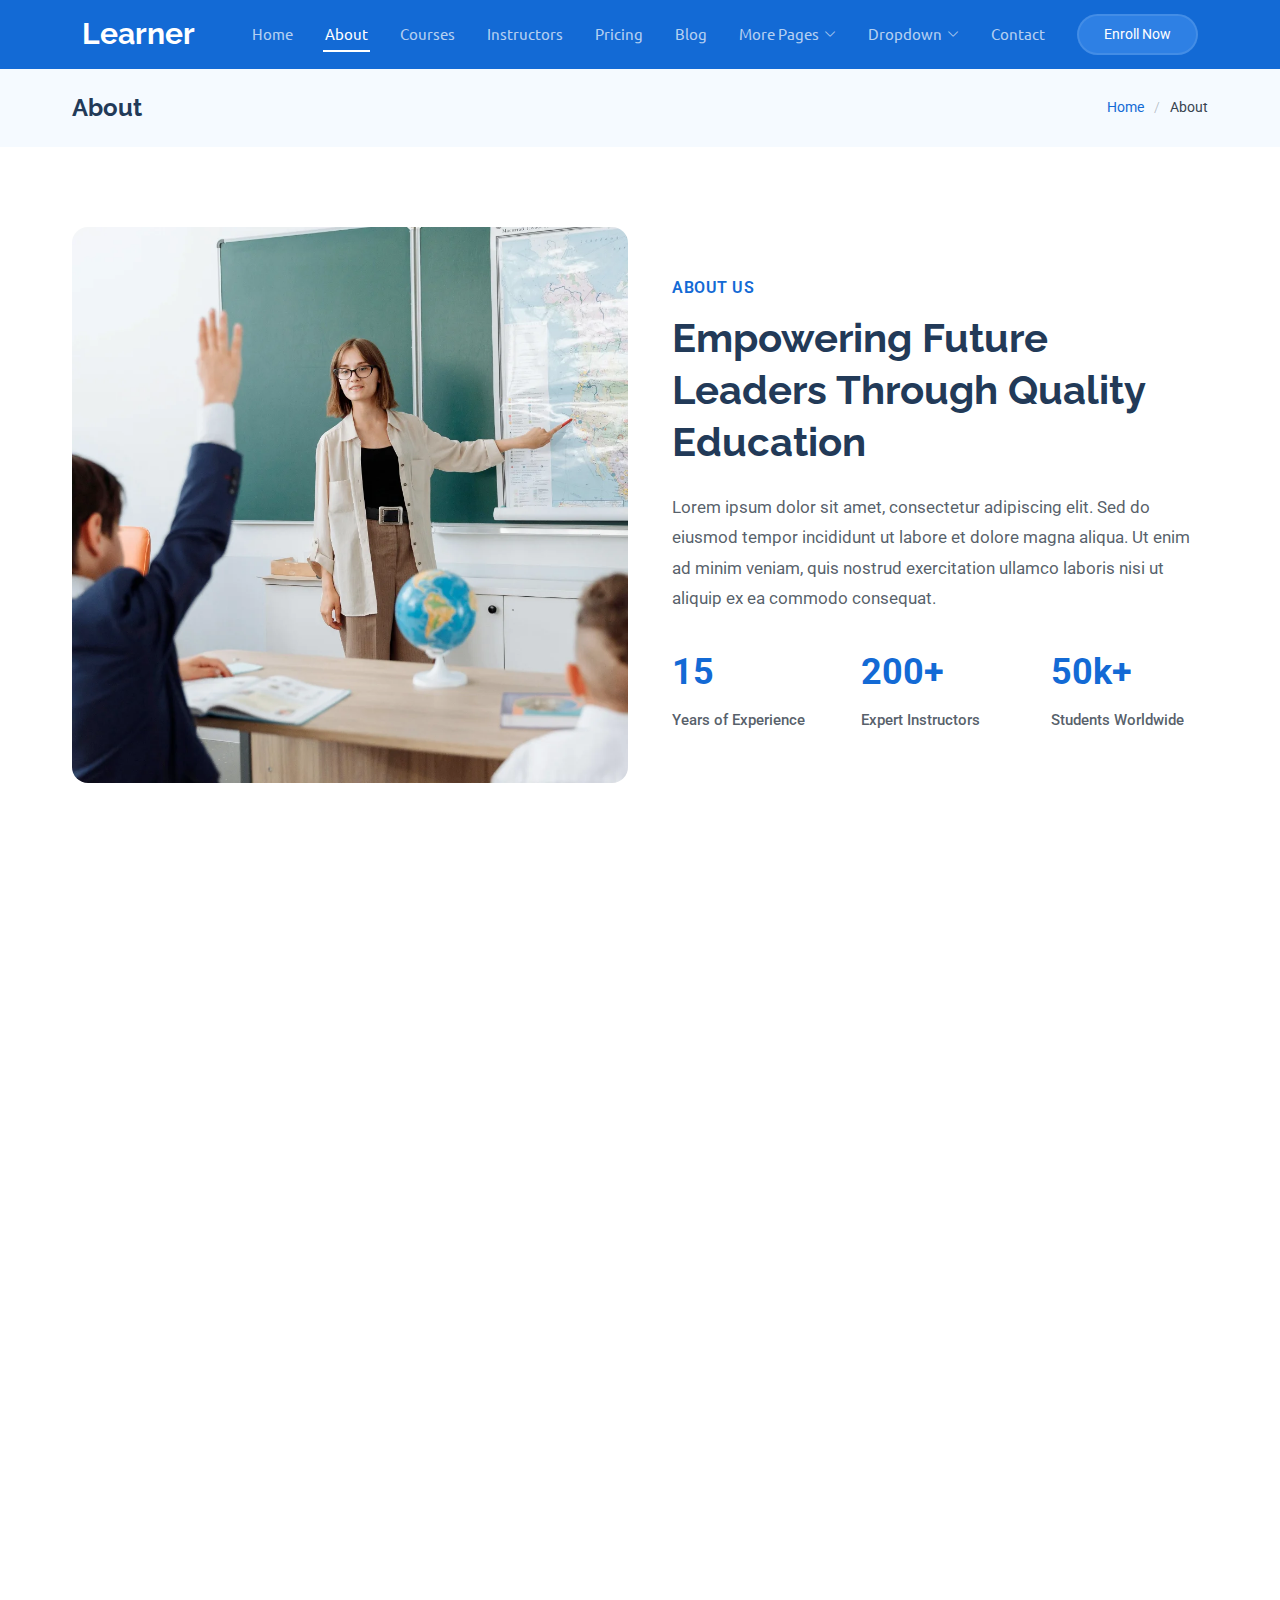
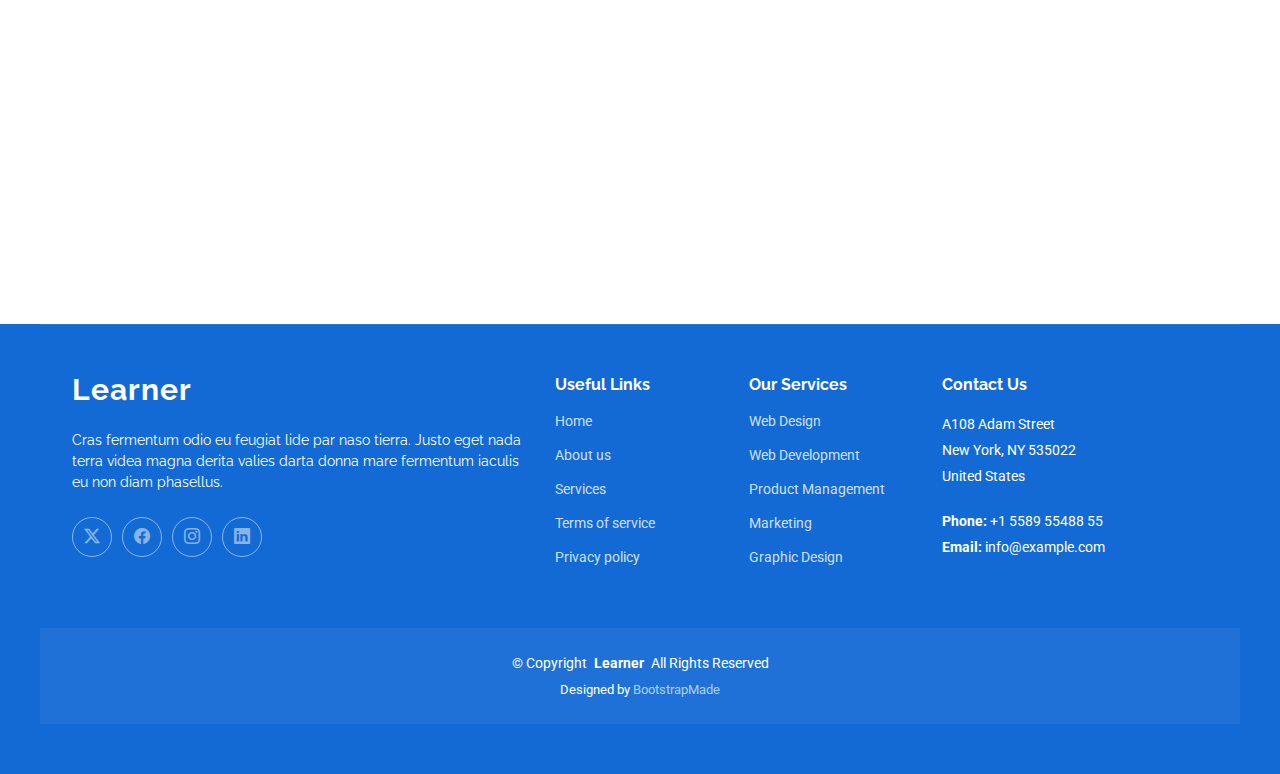
<file: about.html>
<!DOCTYPE html>
<html lang="en">

<head>
  <meta charset="utf-8">
  <meta content="width=device-width, initial-scale=1.0" name="viewport">
  <title>About - Learner Bootstrap Template</title>
  <meta name="description" content="">
  <meta name="keywords" content="">

  <!-- Favicons -->
  <link href="assets/img/favicon.png" rel="icon">
  <link href="assets/img/apple-touch-icon.png" rel="apple-touch-icon">

  <!-- Fonts -->
  <link href="https://fonts.googleapis.com" rel="preconnect">
  <link href="https://fonts.gstatic.com" rel="preconnect" crossorigin>
  <link href="https://fonts.googleapis.com/css2?family=Roboto:ital,wght@0,100;0,300;0,400;0,500;0,700;0,900;1,100;1,300;1,400;1,500;1,700;1,900&family=Raleway:ital,wght@0,100;0,200;0,300;0,400;0,500;0,600;0,700;0,800;0,900;1,100;1,200;1,300;1,400;1,500;1,600;1,700;1,800;1,900&family=Ubuntu:ital,wght@0,300;0,400;0,500;0,700;1,300;1,400;1,500;1,700&display=swap" rel="stylesheet">

  <!-- Vendor CSS Files -->
  <link href="assets/vendor/bootstrap/css/bootstrap.min.css" rel="stylesheet">
  <link href="assets/vendor/bootstrap-icons/bootstrap-icons.css" rel="stylesheet">
  <link href="assets/vendor/aos/aos.css" rel="stylesheet">
  <link href="assets/vendor/swiper/swiper-bundle.min.css" rel="stylesheet">

  <!-- Main CSS File -->
  <link href="assets/css/main.css" rel="stylesheet">

  <!-- =======================================================
  * Template Name: Learner
  * Template URL: https://bootstrapmade.com/learner-bootstrap-course-template/
  * Updated: Jul 08 2025 with Bootstrap v5.3.7
  * Author: BootstrapMade.com
  * License: https://bootstrapmade.com/license/
  ======================================================== -->
</head>

<body class="about-page">

  <header id="header" class="header d-flex align-items-center sticky-top">
    <div class="container-fluid container-xl position-relative d-flex align-items-center">

      <a href="index.html" class="logo d-flex align-items-center me-auto">
        <!-- Uncomment the line below if you also wish to use an image logo -->
        <!-- <img src="assets/img/logo.webp" alt=""> -->
        <h1 class="sitename">Learner</h1>
      </a>

      <nav id="navmenu" class="navmenu">
        <ul>
          <li><a href="index.html">Home</a></li>
          <li><a href="about.html" class="active">About</a></li>
          <li><a href="courses.html">Courses</a></li>
          <li><a href="instructors.html">Instructors</a></li>
          <li><a href="pricing.html">Pricing</a></li>
          <li><a href="blog.html">Blog</a></li>
          <li class="dropdown"><a href="#"><span>More Pages</span> <i class="bi bi-chevron-down toggle-dropdown"></i></a>
            <ul>
              <li><a href="course-details.html">Course Details</a></li>
              <li><a href="instructor-profile.html">Instructor Profile</a></li>
              <li><a href="events.html">Events</a></li>
              <li><a href="blog-details.html">Blog Details</a></li>
              <li><a href="terms.html">Terms</a></li>
              <li><a href="privacy.html">Privacy</a></li>
              <li><a href="404.html">404</a></li>
            </ul>
          </li>

          <li class="dropdown"><a href="#"><span>Dropdown</span> <i class="bi bi-chevron-down toggle-dropdown"></i></a>
            <ul>
              <li><a href="#">Dropdown 1</a></li>
              <li class="dropdown"><a href="#"><span>Deep Dropdown</span> <i class="bi bi-chevron-down toggle-dropdown"></i></a>
                <ul>
                  <li><a href="#">Deep Dropdown 1</a></li>
                  <li><a href="#">Deep Dropdown 2</a></li>
                  <li><a href="#">Deep Dropdown 3</a></li>
                  <li><a href="#">Deep Dropdown 4</a></li>
                  <li><a href="#">Deep Dropdown 5</a></li>
                </ul>
              </li>
              <li><a href="#">Dropdown 2</a></li>
              <li><a href="#">Dropdown 3</a></li>
              <li><a href="#">Dropdown 4</a></li>
            </ul>
          </li>
          <li><a href="contact.html">Contact</a></li>
        </ul>
        <i class="mobile-nav-toggle d-xl-none bi bi-list"></i>
      </nav>

      <a class="btn-getstarted" href="enroll.html">Enroll Now</a>

    </div>
  </header>

  <main class="main">

    <!-- Page Title -->
    <div class="page-title light-background">
      <div class="container d-lg-flex justify-content-between align-items-center">
        <h1 class="mb-2 mb-lg-0">About</h1>
        <nav class="breadcrumbs">
          <ol>
            <li><a href="index.html">Home</a></li>
            <li class="current">About</li>
          </ol>
        </nav>
      </div>
    </div><!-- End Page Title -->

    <!-- About Section -->
    <section id="about" class="about section">

      <div class="container" data-aos="fade-up" data-aos-delay="100">

        <div class="row align-items-center">
          <div class="col-lg-6" data-aos="fade-up" data-aos-delay="200">
            <img src="assets/img/education/education-square-2.webp" alt="About Us" class="img-fluid rounded-4">
          </div>
          <div class="col-lg-6" data-aos="fade-up" data-aos-delay="300">
            <div class="about-content">
              <span class="subtitle">About Us</span>
              <h2>Empowering Future Leaders Through Quality Education</h2>
              <p>Lorem ipsum dolor sit amet, consectetur adipiscing elit. Sed do eiusmod tempor incididunt ut labore et dolore magna aliqua. Ut enim ad minim veniam, quis nostrud exercitation ullamco laboris nisi ut aliquip ex ea commodo consequat.</p>
              <div class="stats-row">
                <div class="stats-item">
                  <span class="count">15</span>
                  <p>Years of Experience</p>
                </div>
                <div class="stats-item">
                  <span class="count">200+</span>
                  <p>Expert Instructors</p>
                </div>
                <div class="stats-item">
                  <span class="count">50k+</span>
                  <p>Students Worldwide</p>
                </div>
              </div>
            </div>
          </div>
        </div>

        <div class="row mt-5 pt-4">
          <div class="col-lg-4" data-aos="fade-up" data-aos-delay="200">
            <div class="mission-card">
              <div class="icon-box">
                <i class="bi bi-bullseye"></i>
              </div>
              <h3>Our Mission</h3>
              <p>Lorem ipsum dolor sit amet, consectetur adipiscing elit. Ut elit tellus, luctus nec ullamcorper mattis, pulvinar dapibus leo. Excepteur sint occaecat cupidatat non proident.</p>
            </div>
          </div>
          <div class="col-lg-4" data-aos="fade-up" data-aos-delay="300">
            <div class="mission-card">
              <div class="icon-box">
                <i class="bi bi-eye"></i>
              </div>
              <h3>Our Vision</h3>
              <p>Lorem ipsum dolor sit amet, consectetur adipiscing elit. Ut elit tellus, luctus nec ullamcorper mattis, pulvinar dapibus leo. Excepteur sint occaecat cupidatat non proident.</p>
            </div>
          </div>
          <div class="col-lg-4" data-aos="fade-up" data-aos-delay="400">
            <div class="mission-card">
              <div class="icon-box">
                <i class="bi bi-award"></i>
              </div>
              <h3>Our Values</h3>
              <p>Lorem ipsum dolor sit amet, consectetur adipiscing elit. Ut elit tellus, luctus nec ullamcorper mattis, pulvinar dapibus leo. Excepteur sint occaecat cupidatat non proident.</p>
            </div>
          </div>
        </div>

        <div class="row mt-5 pt-3 align-items-center">
          <div class="col-lg-6 order-lg-2" data-aos="fade-up" data-aos-delay="300">
            <div class="achievements">
              <span class="subtitle">Why Choose Us</span>
              <h2>Transforming Education for a Better Tomorrow</h2>
              <p>Lorem ipsum dolor sit amet, consectetur adipiscing elit. Ut elit tellus, luctus nec ullamcorper mattis, pulvinar dapibus leo.</p>
              <ul class="achievements-list">
                <li><i class="bi bi-check-circle-fill"></i> Flexible learning options and schedules</li>
                <li><i class="bi bi-check-circle-fill"></i> Industry-experienced instructors</li>
                <li><i class="bi bi-check-circle-fill"></i> Interactive and engaging course content</li>
                <li><i class="bi bi-check-circle-fill"></i> Career guidance and placement support</li>
                <li><i class="bi bi-check-circle-fill"></i> State-of-the-art online learning platform</li>
              </ul>
              <a href="#" class="btn-explore">Discover More <i class="bi bi-arrow-right"></i></a>
            </div>
          </div>
          <div class="col-lg-6 order-lg-1" data-aos="fade-up" data-aos-delay="200">
            <div class="about-gallery">
              <div class="row g-3">
                <div class="col-6">
                  <img src="assets/img/education/education-1.webp" alt="Campus Life" class="img-fluid rounded-3">
                </div>
                <div class="col-6">
                  <img src="assets/img/education/students-3.webp" alt="Student Achievement" class="img-fluid rounded-3">
                </div>
                <div class="col-12 mt-3">
                  <img src="assets/img/education/campus-8.webp" alt="Our Campus" class="img-fluid rounded-3">
                </div>
              </div>
            </div>
          </div>
        </div>

      </div>

    </section><!-- /About Section -->

  </main>

  <footer id="footer" class="footer accent-background">

    <div class="container footer-top">
      <div class="row gy-4">
        <div class="col-lg-5 col-md-12 footer-about">
          <a href="index.html" class="logo d-flex align-items-center">
            <span class="sitename">Learner</span>
          </a>
          <p>Cras fermentum odio eu feugiat lide par naso tierra. Justo eget nada terra videa magna derita valies darta donna mare fermentum iaculis eu non diam phasellus.</p>
          <div class="social-links d-flex mt-4">
            <a href=""><i class="bi bi-twitter-x"></i></a>
            <a href=""><i class="bi bi-facebook"></i></a>
            <a href=""><i class="bi bi-instagram"></i></a>
            <a href=""><i class="bi bi-linkedin"></i></a>
          </div>
        </div>

        <div class="col-lg-2 col-6 footer-links">
          <h4>Useful Links</h4>
          <ul>
            <li><a href="#">Home</a></li>
            <li><a href="#">About us</a></li>
            <li><a href="#">Services</a></li>
            <li><a href="#">Terms of service</a></li>
            <li><a href="#">Privacy policy</a></li>
          </ul>
        </div>

        <div class="col-lg-2 col-6 footer-links">
          <h4>Our Services</h4>
          <ul>
            <li><a href="#">Web Design</a></li>
            <li><a href="#">Web Development</a></li>
            <li><a href="#">Product Management</a></li>
            <li><a href="#">Marketing</a></li>
            <li><a href="#">Graphic Design</a></li>
          </ul>
        </div>

        <div class="col-lg-3 col-md-12 footer-contact text-center text-md-start">
          <h4>Contact Us</h4>
          <p>A108 Adam Street</p>
          <p>New York, NY 535022</p>
          <p>United States</p>
          <p class="mt-4"><strong>Phone:</strong> <span>+1 5589 55488 55</span></p>
          <p><strong>Email:</strong> <span>info@example.com</span></p>
        </div>

      </div>
    </div>

    <div class="container copyright text-center mt-4">
      <p>© <span>Copyright</span> <strong class="px-1 sitename">Learner</strong> <span>All Rights Reserved</span></p>
      <div class="credits">
        <!-- All the links in the footer should remain intact. -->
        <!-- You can delete the links only if you've purchased the pro version. -->
        <!-- Licensing information: https://bootstrapmade.com/license/ -->
        <!-- Purchase the pro version with working PHP/AJAX contact form: [buy-url] -->
        Designed by <a href="https://bootstrapmade.com/">BootstrapMade</a>
      </div>
    </div>

  </footer>

  <!-- Scroll Top -->
  <a href="#" id="scroll-top" class="scroll-top d-flex align-items-center justify-content-center"><i class="bi bi-arrow-up-short"></i></a>

  <!-- Preloader -->
  <div id="preloader"></div>

  <!-- Vendor JS Files -->
  <script src="assets/vendor/bootstrap/js/bootstrap.bundle.min.js"></script>
  <script src="assets/vendor/php-email-form/validate.js"></script>
  <script src="assets/vendor/aos/aos.js"></script>
  <script src="assets/vendor/purecounter/purecounter_vanilla.js"></script>
  <script src="assets/vendor/swiper/swiper-bundle.min.js"></script>

  <!-- Main JS File -->
  <script src="assets/js/main.js"></script>

</body>

</html>
</file>
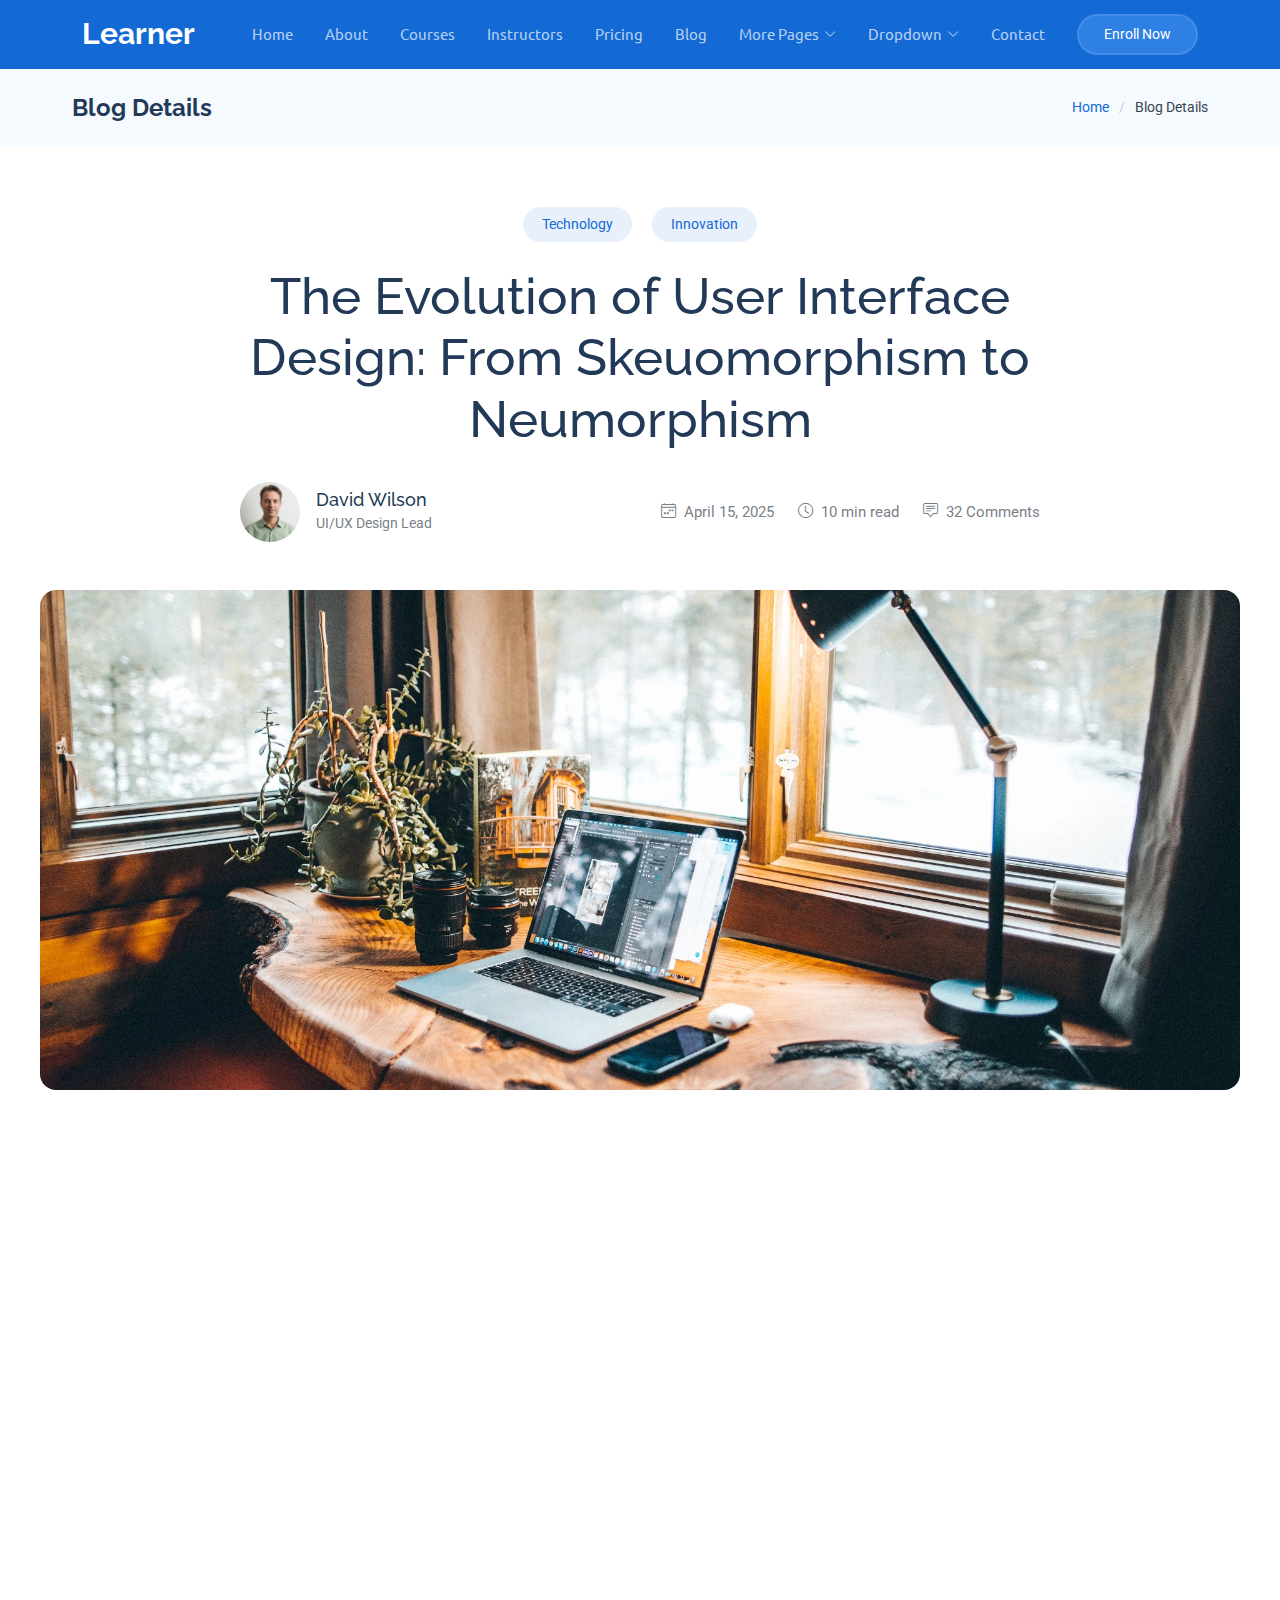
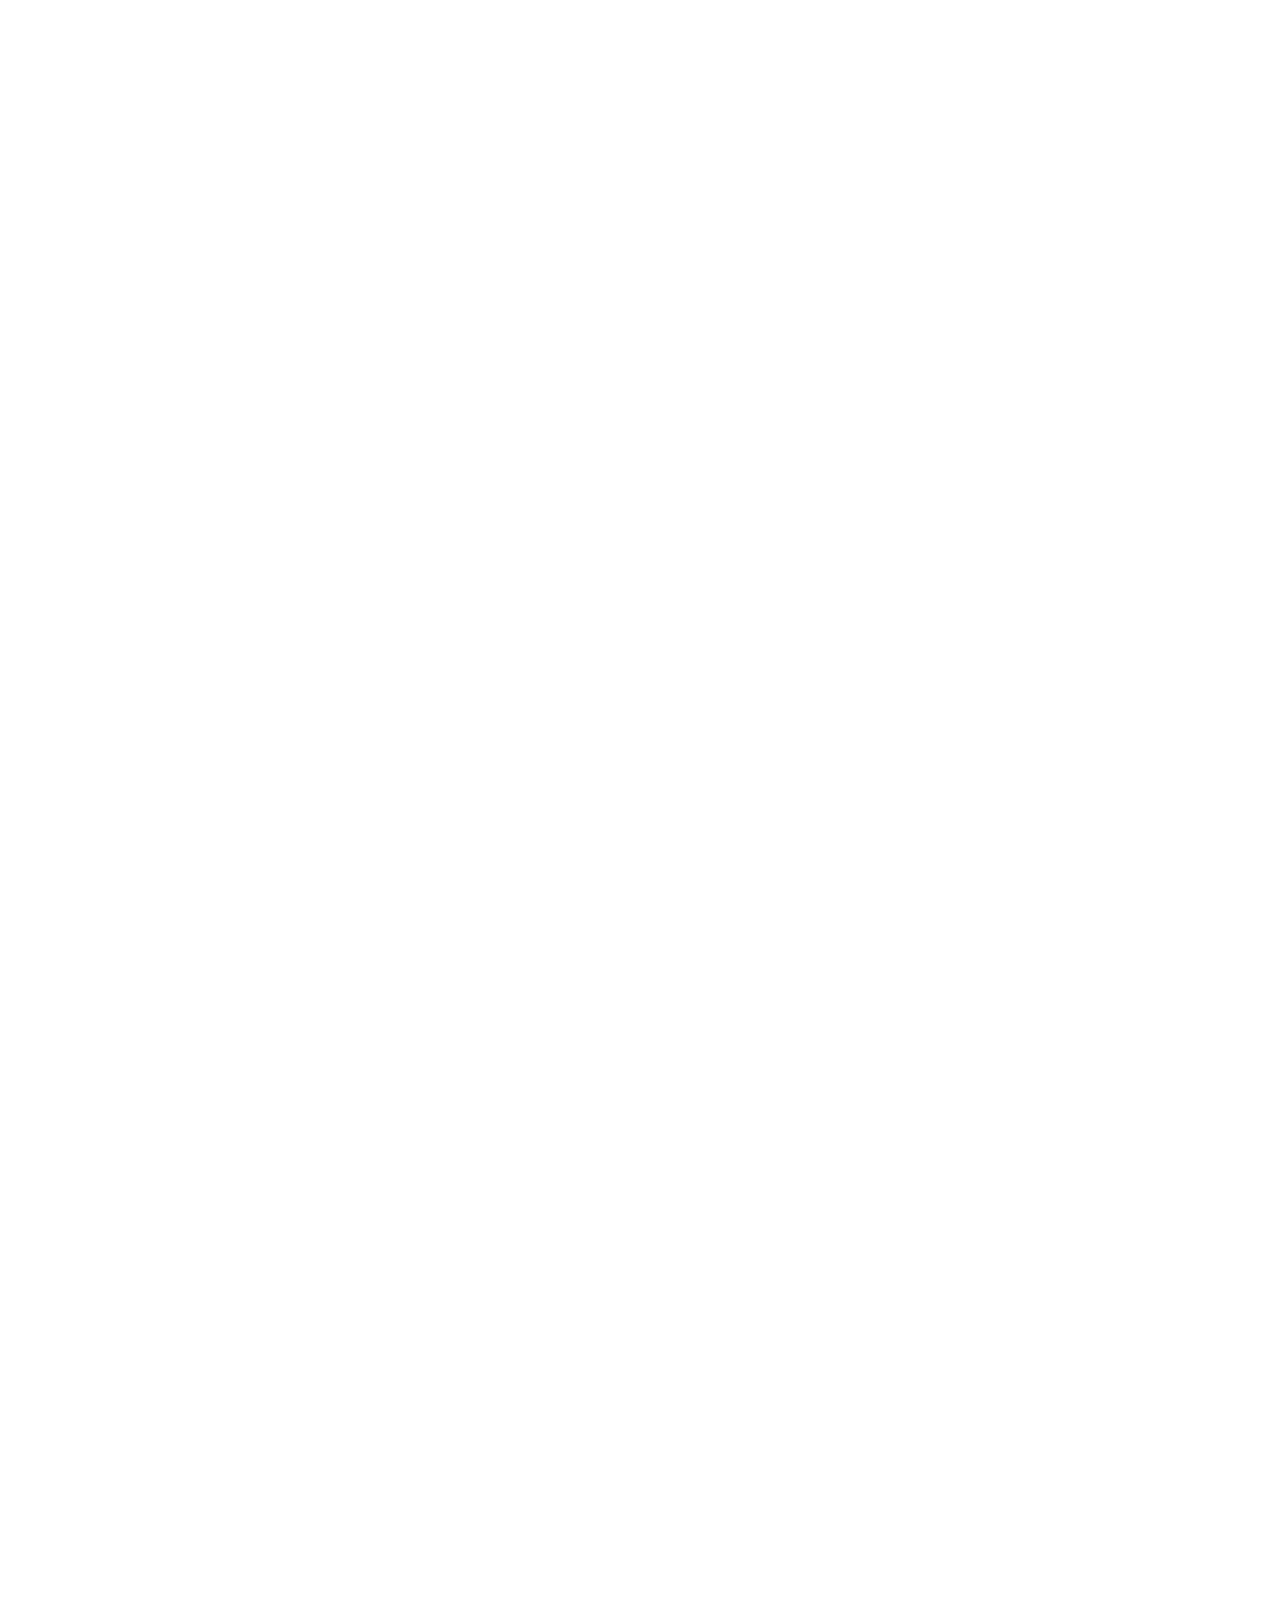
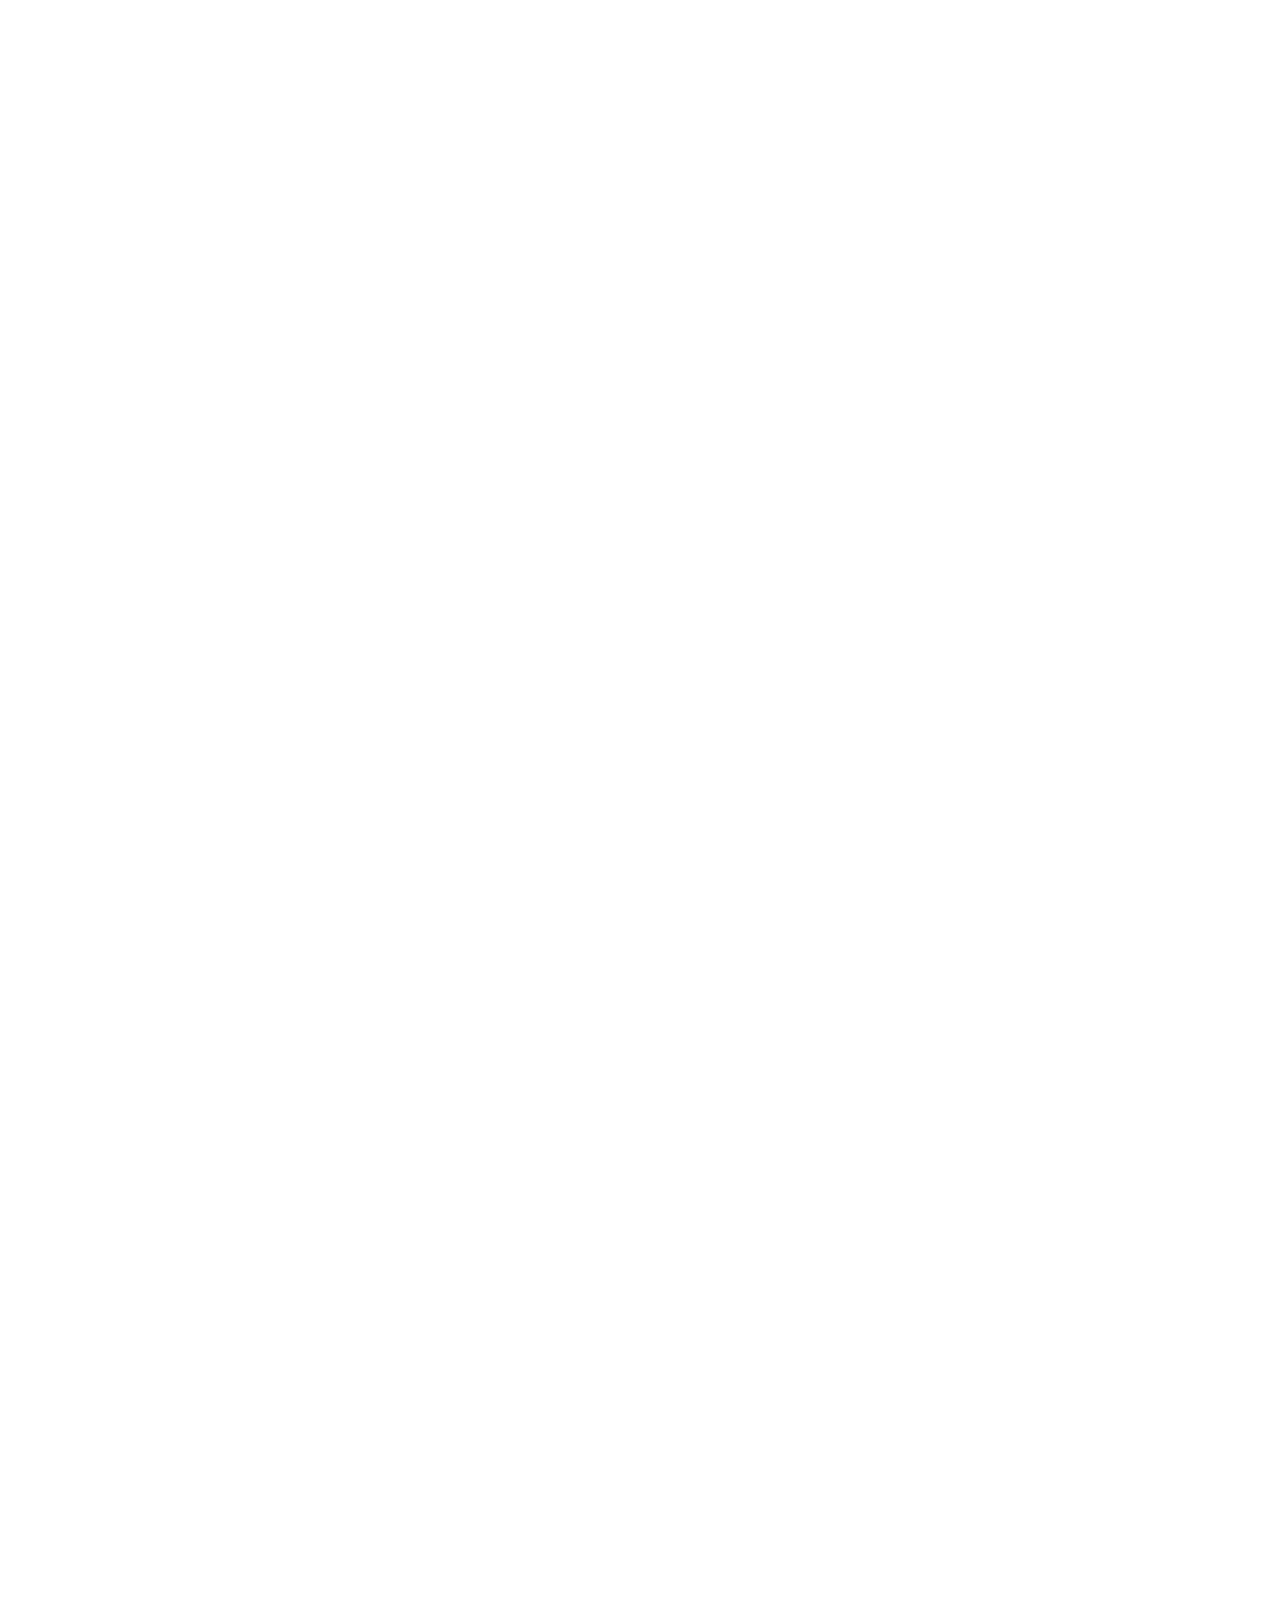
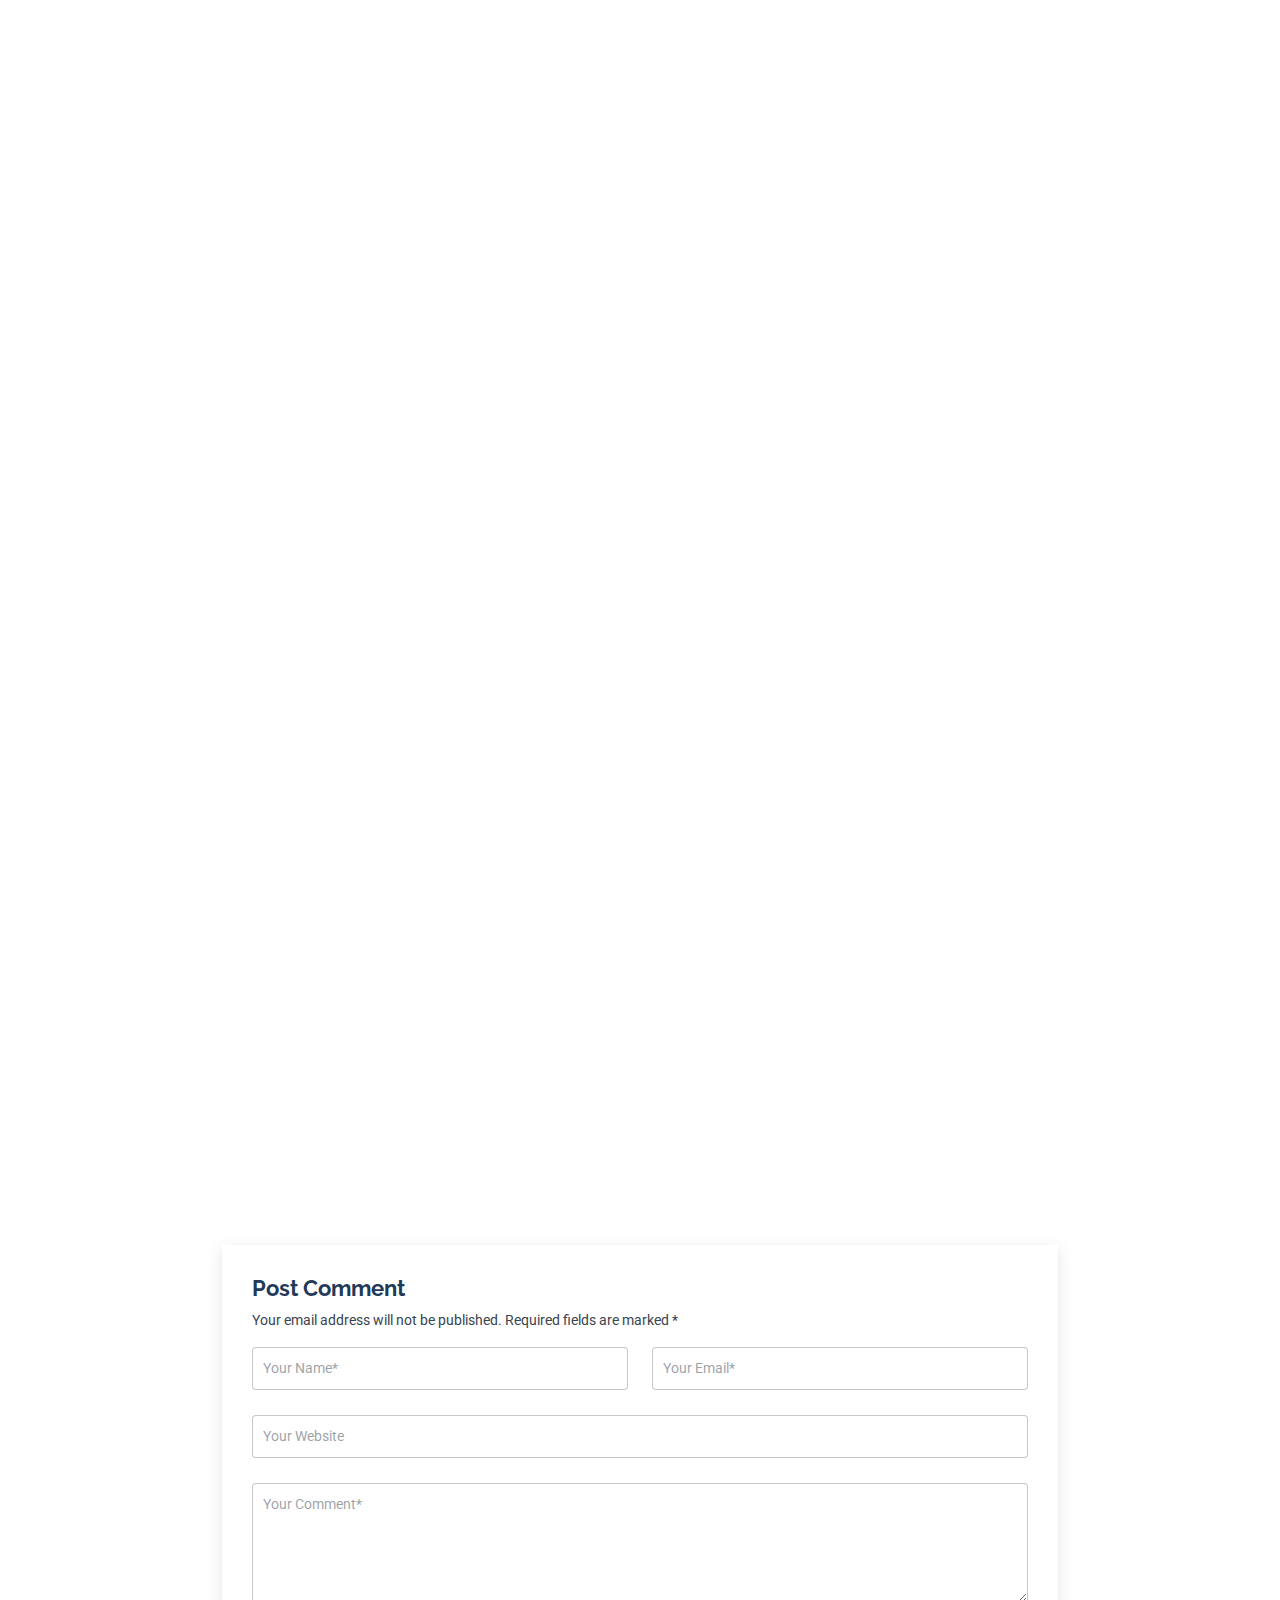
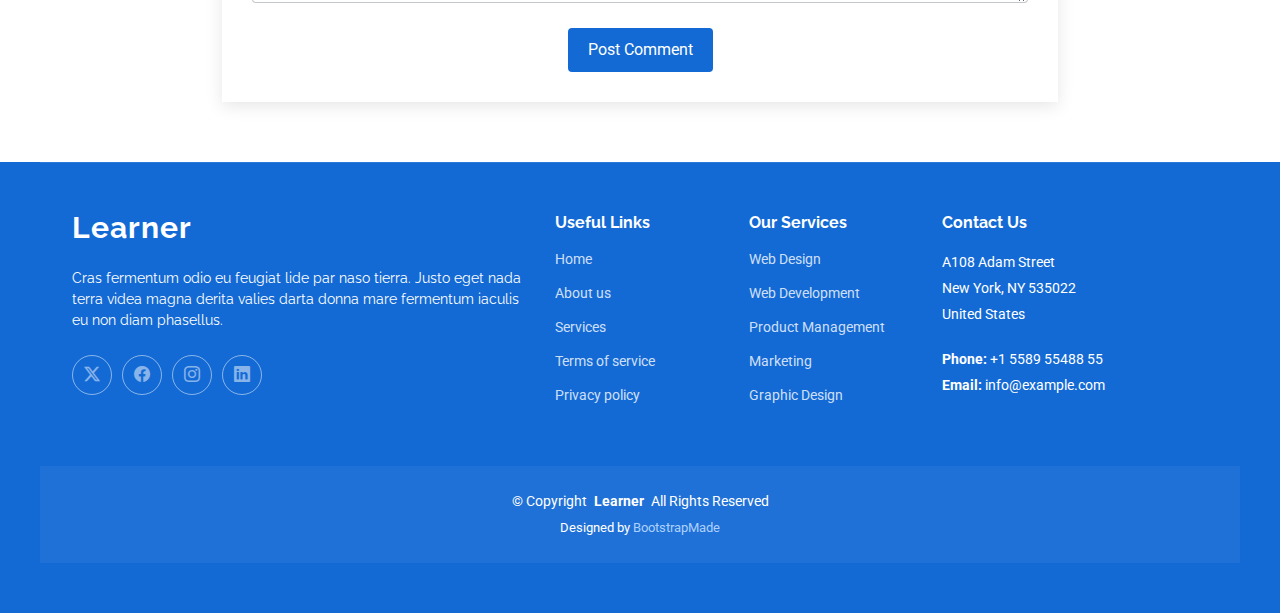
<file: blog-details.html>
<!DOCTYPE html>
<html lang="en">

<head>
  <meta charset="utf-8">
  <meta content="width=device-width, initial-scale=1.0" name="viewport">
  <title>Blog Details - Learner Bootstrap Template</title>
  <meta name="description" content="">
  <meta name="keywords" content="">

  <!-- Favicons -->
  <link href="assets/img/favicon.png" rel="icon">
  <link href="assets/img/apple-touch-icon.png" rel="apple-touch-icon">

  <!-- Fonts -->
  <link href="https://fonts.googleapis.com" rel="preconnect">
  <link href="https://fonts.gstatic.com" rel="preconnect" crossorigin>
  <link href="https://fonts.googleapis.com/css2?family=Roboto:ital,wght@0,100;0,300;0,400;0,500;0,700;0,900;1,100;1,300;1,400;1,500;1,700;1,900&family=Raleway:ital,wght@0,100;0,200;0,300;0,400;0,500;0,600;0,700;0,800;0,900;1,100;1,200;1,300;1,400;1,500;1,600;1,700;1,800;1,900&family=Ubuntu:ital,wght@0,300;0,400;0,500;0,700;1,300;1,400;1,500;1,700&display=swap" rel="stylesheet">

  <!-- Vendor CSS Files -->
  <link href="assets/vendor/bootstrap/css/bootstrap.min.css" rel="stylesheet">
  <link href="assets/vendor/bootstrap-icons/bootstrap-icons.css" rel="stylesheet">
  <link href="assets/vendor/aos/aos.css" rel="stylesheet">
  <link href="assets/vendor/swiper/swiper-bundle.min.css" rel="stylesheet">

  <!-- Main CSS File -->
  <link href="assets/css/main.css" rel="stylesheet">

  <!-- =======================================================
  * Template Name: Learner
  * Template URL: https://bootstrapmade.com/learner-bootstrap-course-template/
  * Updated: Jul 08 2025 with Bootstrap v5.3.7
  * Author: BootstrapMade.com
  * License: https://bootstrapmade.com/license/
  ======================================================== -->
</head>

<body class="blog-details-page">

  <header id="header" class="header d-flex align-items-center sticky-top">
    <div class="container-fluid container-xl position-relative d-flex align-items-center">

      <a href="index.html" class="logo d-flex align-items-center me-auto">
        <!-- Uncomment the line below if you also wish to use an image logo -->
        <!-- <img src="assets/img/logo.webp" alt=""> -->
        <h1 class="sitename">Learner</h1>
      </a>

      <nav id="navmenu" class="navmenu">
        <ul>
          <li><a href="index.html">Home</a></li>
          <li><a href="about.html">About</a></li>
          <li><a href="courses.html">Courses</a></li>
          <li><a href="instructors.html">Instructors</a></li>
          <li><a href="pricing.html">Pricing</a></li>
          <li><a href="blog.html">Blog</a></li>
          <li class="dropdown"><a href="#"><span>More Pages</span> <i class="bi bi-chevron-down toggle-dropdown"></i></a>
            <ul>
              <li><a href="course-details.html">Course Details</a></li>
              <li><a href="instructor-profile.html">Instructor Profile</a></li>
              <li><a href="events.html">Events</a></li>
              <li><a href="blog-details.html" class="active">Blog Details</a></li>
              <li><a href="terms.html">Terms</a></li>
              <li><a href="privacy.html">Privacy</a></li>
              <li><a href="404.html">404</a></li>
            </ul>
          </li>

          <li class="dropdown"><a href="#"><span>Dropdown</span> <i class="bi bi-chevron-down toggle-dropdown"></i></a>
            <ul>
              <li><a href="#">Dropdown 1</a></li>
              <li class="dropdown"><a href="#"><span>Deep Dropdown</span> <i class="bi bi-chevron-down toggle-dropdown"></i></a>
                <ul>
                  <li><a href="#">Deep Dropdown 1</a></li>
                  <li><a href="#">Deep Dropdown 2</a></li>
                  <li><a href="#">Deep Dropdown 3</a></li>
                  <li><a href="#">Deep Dropdown 4</a></li>
                  <li><a href="#">Deep Dropdown 5</a></li>
                </ul>
              </li>
              <li><a href="#">Dropdown 2</a></li>
              <li><a href="#">Dropdown 3</a></li>
              <li><a href="#">Dropdown 4</a></li>
            </ul>
          </li>
          <li><a href="contact.html">Contact</a></li>
        </ul>
        <i class="mobile-nav-toggle d-xl-none bi bi-list"></i>
      </nav>

      <a class="btn-getstarted" href="enroll.html">Enroll Now</a>

    </div>
  </header>

  <main class="main">

    <!-- Page Title -->
    <div class="page-title light-background">
      <div class="container d-lg-flex justify-content-between align-items-center">
        <h1 class="mb-2 mb-lg-0">Blog Details</h1>
        <nav class="breadcrumbs">
          <ol>
            <li><a href="index.html">Home</a></li>
            <li class="current">Blog Details</li>
          </ol>
        </nav>
      </div>
    </div><!-- End Page Title -->

    <!-- Blog Details Section -->
    <section id="blog-details" class="blog-details section">
      <div class="container" data-aos="fade-up">

        <article class="article">
          <div class="article-header">
            <div class="meta-categories" data-aos="fade-up">
              <a href="#" class="category">Technology</a>
              <a href="#" class="category">Innovation</a>
            </div>

            <h1 class="title" data-aos="fade-up" data-aos-delay="100">The Evolution of User Interface Design: From Skeuomorphism to Neumorphism</h1>

            <div class="article-meta" data-aos="fade-up" data-aos-delay="200">
              <div class="author">
                <img src="assets/img/person/person-m-6.webp" alt="Author" class="author-img">
                <div class="author-info">
                  <h4>David Wilson</h4>
                  <span>UI/UX Design Lead</span>
                </div>
              </div>
              <div class="post-info">
                <span><i class="bi bi-calendar4-week"></i> April 15, 2025</span>
                <span><i class="bi bi-clock"></i> 10 min read</span>
                <span><i class="bi bi-chat-square-text"></i> 32 Comments</span>
              </div>
            </div>
          </div>

          <div class="article-featured-image" data-aos="zoom-in">
            <img src="assets/img/blog/blog-hero-1.webp" alt="UI Design Evolution" class="img-fluid">
          </div>

          <div class="article-wrapper">
            <aside class="table-of-contents" data-aos="fade-left">
              <h3>Table of Contents</h3>
              <nav>
                <ul>
                  <li><a href="#introduction" class="active">Introduction</a></li>
                  <li><a href="#skeuomorphism">The Skeuomorphic Era</a></li>
                  <li><a href="#flat-design">Flat Design Revolution</a></li>
                  <li><a href="#material-design">Material Design</a></li>
                  <li><a href="#neumorphism">Rise of Neumorphism</a></li>
                  <li><a href="#future">Future Trends</a></li>
                </ul>
              </nav>
            </aside>

            <div class="article-content">
              <div class="content-section" id="introduction" data-aos="fade-up">
                <p class="lead">
                  The journey of user interface design has been marked by significant shifts in aesthetic approaches, each era bringing its own unique perspective on how digital interfaces should look and feel.
                </p>

                <p>
                  From the early days of graphical user interfaces to today's sophisticated design systems, the evolution of UI design reflects not just technological advancement, but also changing user expectations and cultural shifts in how we interact with digital products.
                </p>

                <div class="highlight-quote">
                  <blockquote>
                    <p>Design is not just what it looks like and feels like. Design is how it works.</p>
                    <cite>Steve Jobs</cite>
                  </blockquote>
                </div>
              </div>

              <div class="content-section" id="skeuomorphism" data-aos="fade-up">
                <h2>The Skeuomorphic Era</h2>
                <div class="image-with-caption right">
                  <img src="assets/img/blog/blog-hero-2.webp" alt="Skeuomorphic Design Example" class="img-fluid" loading="lazy">
                  <figcaption>Early iOS design showcasing skeuomorphic elements</figcaption>
                </div>
                <p>
                  Skeuomorphic design dominated the early years of digital interfaces, attempting to mirror real-world objects in digital form. This approach helped users transition from physical to digital interactions through familiar visual metaphors.
                </p>

                <div class="feature-points">
                  <div class="point">
                    <i class="bi bi-layers"></i>
                    <div>
                      <h4>Realistic Textures</h4>
                      <p>Detailed representations of materials like leather, metal, and paper</p>
                    </div>
                  </div>
                  <div class="point">
                    <i class="bi bi-lightbulb"></i>
                    <div>
                      <h4>Familiar Metaphors</h4>
                      <p>Digital elements mimicking their physical counterparts</p>
                    </div>
                  </div>
                </div>
              </div>

              <div class="content-section" id="flat-design" data-aos="fade-up">
                <h2>The Flat Design Revolution</h2>
                <p>
                  As users became more comfortable with digital interfaces, design began moving towards simplification. Flat design emerged as a reaction to the ornate details of skeuomorphism, emphasizing clarity and efficiency.
                </p>

                <div class="comparison-grid">
                  <div class="row g-4">
                    <div class="col-md-6">
                      <div class="comparison-card">
                        <div class="icon"><i class="bi bi-check-circle"></i></div>
                        <h4>Advantages</h4>
                        <ul>
                          <li>Improved loading times</li>
                          <li>Better scalability</li>
                          <li>Cleaner visual hierarchy</li>
                        </ul>
                      </div>
                    </div>
                    <div class="col-md-6">
                      <div class="comparison-card">
                        <div class="icon"><i class="bi bi-exclamation-circle"></i></div>
                        <h4>Challenges</h4>
                        <ul>
                          <li>Reduced visual cues</li>
                          <li>Potential usability issues</li>
                          <li>Limited depth perception</li>
                        </ul>
                      </div>
                    </div>
                  </div>
                </div>
              </div>

              <div class="content-section" id="material-design" data-aos="fade-up">
                <h2>Material Design: Finding Balance</h2>
                <p>
                  Google's Material Design emerged as a comprehensive design system that combined the simplicity of flat design with subtle depth cues, creating a more intuitive user experience while maintaining modern aesthetics.
                </p>

                <div class="key-principles">
                  <div class="principle">
                    <span class="number">01</span>
                    <h4>Physical Properties</h4>
                    <p>Surfaces and edges provide meaningful interaction cues</p>
                  </div>
                  <div class="principle">
                    <span class="number">02</span>
                    <h4>Bold Graphics</h4>
                    <p>Deliberate color choices and intentional white space</p>
                  </div>
                  <div class="principle">
                    <span class="number">03</span>
                    <h4>Meaningful Motion</h4>
                    <p>Animation informs and reinforces user actions</p>
                  </div>
                </div>
              </div>

              <div class="content-section" id="neumorphism" data-aos="fade-up">
                <h2>The Rise of Neumorphism</h2>
                <p>
                  Neumorphism represents the latest evolution in UI design, combining aspects of skeuomorphism with modern minimal aesthetics. This style creates soft, extruded surfaces that appear to emerge from the background.
                </p>

                <div class="info-box">
                  <div class="icon">
                    <i class="bi bi-info-circle"></i>
                  </div>
                  <div class="content">
                    <h4>Key Characteristics</h4>
                    <p>Neumorphic design relies on subtle shadow work to create the illusion of elements either protruding from or being pressed into their background surface.</p>
                  </div>
                </div>
              </div>

              <div class="content-section" id="future" data-aos="fade-up">
                <h2>Looking to the Future</h2>
                <p>
                  As we look ahead, UI design continues to evolve with new technologies and user expectations. The future may bring more personalized, adaptive interfaces that respond to individual user preferences and contexts.
                </p>

                <div class="future-trends">
                  <div class="trend">
                    <i class="bi bi-phone"></i>
                    <h4>Adaptive Interfaces</h4>
                    <p>Interfaces that automatically adjust based on user behavior and preferences</p>
                  </div>
                  <div class="trend">
                    <i class="bi bi-eye"></i>
                    <h4>Immersive Experiences</h4>
                    <p>Integration of AR and VR elements in everyday interfaces</p>
                  </div>
                  <div class="trend">
                    <i class="bi bi-hand-index"></i>
                    <h4>Gesture Controls</h4>
                    <p>Advanced motion and gesture-based interactions</p>
                  </div>
                </div>
              </div>
            </div>
          </div>

          <div class="article-footer" data-aos="fade-up">
            <div class="share-article">
              <h4>Share this article</h4>
              <div class="share-buttons">
                <a href="#" class="share-button twitter">
                  <i class="bi bi-twitter-x"></i>
                  <span>Share on X</span>
                </a>
                <a href="#" class="share-button facebook">
                  <i class="bi bi-facebook"></i>
                  <span>Share on Facebook</span>
                </a>
                <a href="#" class="share-button linkedin">
                  <i class="bi bi-linkedin"></i>
                  <span>Share on LinkedIn</span>
                </a>
              </div>
            </div>

            <div class="article-tags">
              <h4>Related Topics</h4>
              <div class="tags">
                <a href="#" class="tag">UI Design</a>
                <a href="#" class="tag">User Experience</a>
                <a href="#" class="tag">Design Trends</a>
                <a href="#" class="tag">Innovation</a>
                <a href="#" class="tag">Technology</a>
              </div>
            </div>
          </div>

        </article>

      </div>
    </section><!-- /Blog Details Section -->

    <!-- Blog Comments Section -->
    <section id="blog-comments" class="blog-comments section">

      <div class="container" data-aos="fade-up" data-aos-delay="100">

        <div class="blog-comments-4">
          <div class="comments-header">
            <h3 class="title">Community Feedback</h3>
            <div class="comments-stats">
              <span class="count">12</span>
              <span class="label">Comments</span>
            </div>
          </div>

          <div class="comments-container">
            <!-- Comment #1 -->
            <div class="comment-thread">
              <div class="comment-box">
                <div class="comment-wrapper">
                  <div class="avatar-wrapper">
                    <img src="assets/img/person/person-f-9.webp" alt="Avatar" loading="lazy">
                    <span class="status-indicator"></span>
                  </div>

                  <div class="comment-content">
                    <div class="comment-header">
                      <div class="user-info">
                        <h4>Thomas Anderson</h4>
                        <span class="time-badge">
                          <i class="bi bi-clock"></i>
                          2 hours ago
                        </span>
                      </div>
                      <div class="engagement">
                        <span class="likes">
                          <i class="bi bi-heart"></i>
                          24
                        </span>
                      </div>
                    </div>

                    <div class="comment-body">
                      <p>Nullam ac urna eu felis dapibus condimentum sit amet a augue. Sed non neque elit. Sed ut imperdiet nisi. Proin condimentum fermentum nunc.</p>
                    </div>

                    <div class="comment-actions">
                      <button class="action-btn like-btn" aria-label="Like comment">
                        <i class="bi bi-heart"></i>
                        <span>Like</span>
                      </button>
                      <button class="action-btn reply-btn" aria-label="Reply to comment">
                        <i class="bi bi-chat"></i>
                        <span>Reply</span>
                      </button>
                      <button class="action-btn share-btn" aria-label="Share comment">
                        <i class="bi bi-share"></i>
                        <span>Share</span>
                      </button>
                    </div>
                  </div>
                </div>
              </div>

              <!-- Replies Container -->
              <div class="replies-container">
                <!-- Reply #1 -->
                <div class="comment-box reply">
                  <div class="comment-wrapper">
                    <div class="avatar-wrapper">
                      <img src="assets/img/person/person-m-9.webp" alt="Avatar" loading="lazy">
                      <span class="status-indicator"></span>
                    </div>

                    <div class="comment-content">
                      <div class="comment-header">
                        <div class="user-info">
                          <h4>Maria Rodriguez</h4>
                          <span class="time-badge">
                            <i class="bi bi-clock"></i>
                            1 hour ago
                          </span>
                        </div>
                        <div class="engagement">
                          <span class="likes">
                            <i class="bi bi-heart"></i>
                            8
                          </span>
                        </div>
                      </div>

                      <div class="comment-body">
                        <p>Vivamus elementum semper nisi. Aenean vulputate eleifend tellus. Aenean leo ligula, porttitor eu, consequat vitae.</p>
                      </div>

                      <div class="comment-actions">
                        <button class="action-btn like-btn" aria-label="Like comment">
                          <i class="bi bi-heart"></i>
                          <span>Like</span>
                        </button>
                        <button class="action-btn reply-btn" aria-label="Reply to comment">
                          <i class="bi bi-chat"></i>
                          <span>Reply</span>
                        </button>
                        <button class="action-btn share-btn" aria-label="Share comment">
                          <i class="bi bi-share"></i>
                          <span>Share</span>
                        </button>
                      </div>
                    </div>
                  </div>
                </div>

                <!-- Reply #2 -->
                <div class="comment-box reply">
                  <div class="comment-wrapper">
                    <div class="avatar-wrapper">
                      <img src="assets/img/person/person-f-9.webp" alt="Avatar" loading="lazy">
                      <span class="status-indicator"></span>
                    </div>

                    <div class="comment-content">
                      <div class="comment-header">
                        <div class="user-info">
                          <h4>Alex Chen</h4>
                          <span class="time-badge">
                            <i class="bi bi-clock"></i>
                            30 minutes ago
                          </span>
                        </div>
                        <div class="engagement">
                          <span class="likes">
                            <i class="bi bi-heart"></i>
                            5
                          </span>
                        </div>
                      </div>

                      <div class="comment-body">
                        <p>Cras dapibus. Vivamus elementum semper nisi. Aenean vulputate eleifend tellus.</p>
                      </div>

                      <div class="comment-actions">
                        <button class="action-btn like-btn" aria-label="Like comment">
                          <i class="bi bi-heart"></i>
                          <span>Like</span>
                        </button>
                        <button class="action-btn reply-btn" aria-label="Reply to comment">
                          <i class="bi bi-chat"></i>
                          <span>Reply</span>
                        </button>
                        <button class="action-btn share-btn" aria-label="Share comment">
                          <i class="bi bi-share"></i>
                          <span>Share</span>
                        </button>
                      </div>
                    </div>
                  </div>
                </div>
              </div>
            </div>

            <!-- Comment #2 -->
            <div class="comment-thread">
              <div class="comment-box">
                <div class="comment-wrapper">
                  <div class="avatar-wrapper">
                    <img src="assets/img/person/person-f-7.webp" alt="Avatar" loading="lazy">
                    <span class="status-indicator"></span>
                  </div>

                  <div class="comment-content">
                    <div class="comment-header">
                      <div class="user-info">
                        <h4>Emily Watson</h4>
                        <span class="time-badge">
                          <i class="bi bi-clock"></i>
                          3 hours ago
                        </span>
                      </div>
                      <div class="engagement">
                        <span class="likes">
                          <i class="bi bi-heart"></i>
                          15
                        </span>
                      </div>
                    </div>

                    <div class="comment-body">
                      <p>Maecenas tempus, tellus eget condimentum rhoncus, sem quam semper libero, sit amet adipiscing sem neque sed ipsum.</p>
                    </div>

                    <div class="comment-actions">
                      <button class="action-btn like-btn" aria-label="Like comment">
                        <i class="bi bi-heart"></i>
                        <span>Like</span>
                      </button>
                      <button class="action-btn reply-btn" aria-label="Reply to comment">
                        <i class="bi bi-chat"></i>
                        <span>Reply</span>
                      </button>
                      <button class="action-btn share-btn" aria-label="Share comment">
                        <i class="bi bi-share"></i>
                        <span>Share</span>
                      </button>
                    </div>
                  </div>
                </div>
              </div>
            </div>
          </div>
        </div>

      </div>

    </section><!-- /Blog Comments Section -->

    <!-- Blog Comment Form Section -->
    <section id="blog-comment-form" class="blog-comment-form section">
      <div class="container">

        <form action="">

          <h4>Post Comment</h4>
          <p>Your email address will not be published. Required fields are marked * </p>
          <div class="row">
            <div class="col-md-6 form-group">
              <input name="name" type="text" class="form-control" placeholder="Your Name*">
            </div>
            <div class="col-md-6 form-group">
              <input name="email" type="text" class="form-control" placeholder="Your Email*">
            </div>
          </div>
          <div class="row">
            <div class="col form-group">
              <input name="website" type="text" class="form-control" placeholder="Your Website">
            </div>
          </div>
          <div class="row">
            <div class="col form-group">
              <textarea name="comment" class="form-control" placeholder="Your Comment*"></textarea>
            </div>
          </div>

          <div class="text-center">
            <button type="submit" class="btn btn-primary">Post Comment</button>
          </div>

        </form>

      </div>
    </section><!-- /Blog Comment Form Section -->

  </main>

  <footer id="footer" class="footer accent-background">

    <div class="container footer-top">
      <div class="row gy-4">
        <div class="col-lg-5 col-md-12 footer-about">
          <a href="index.html" class="logo d-flex align-items-center">
            <span class="sitename">Learner</span>
          </a>
          <p>Cras fermentum odio eu feugiat lide par naso tierra. Justo eget nada terra videa magna derita valies darta donna mare fermentum iaculis eu non diam phasellus.</p>
          <div class="social-links d-flex mt-4">
            <a href=""><i class="bi bi-twitter-x"></i></a>
            <a href=""><i class="bi bi-facebook"></i></a>
            <a href=""><i class="bi bi-instagram"></i></a>
            <a href=""><i class="bi bi-linkedin"></i></a>
          </div>
        </div>

        <div class="col-lg-2 col-6 footer-links">
          <h4>Useful Links</h4>
          <ul>
            <li><a href="#">Home</a></li>
            <li><a href="#">About us</a></li>
            <li><a href="#">Services</a></li>
            <li><a href="#">Terms of service</a></li>
            <li><a href="#">Privacy policy</a></li>
          </ul>
        </div>

        <div class="col-lg-2 col-6 footer-links">
          <h4>Our Services</h4>
          <ul>
            <li><a href="#">Web Design</a></li>
            <li><a href="#">Web Development</a></li>
            <li><a href="#">Product Management</a></li>
            <li><a href="#">Marketing</a></li>
            <li><a href="#">Graphic Design</a></li>
          </ul>
        </div>

        <div class="col-lg-3 col-md-12 footer-contact text-center text-md-start">
          <h4>Contact Us</h4>
          <p>A108 Adam Street</p>
          <p>New York, NY 535022</p>
          <p>United States</p>
          <p class="mt-4"><strong>Phone:</strong> <span>+1 5589 55488 55</span></p>
          <p><strong>Email:</strong> <span>info@example.com</span></p>
        </div>

      </div>
    </div>

    <div class="container copyright text-center mt-4">
      <p>© <span>Copyright</span> <strong class="px-1 sitename">Learner</strong> <span>All Rights Reserved</span></p>
      <div class="credits">
        <!-- All the links in the footer should remain intact. -->
        <!-- You can delete the links only if you've purchased the pro version. -->
        <!-- Licensing information: https://bootstrapmade.com/license/ -->
        <!-- Purchase the pro version with working PHP/AJAX contact form: [buy-url] -->
        Designed by <a href="https://bootstrapmade.com/">BootstrapMade</a>
      </div>
    </div>

  </footer>

  <!-- Scroll Top -->
  <a href="#" id="scroll-top" class="scroll-top d-flex align-items-center justify-content-center"><i class="bi bi-arrow-up-short"></i></a>

  <!-- Preloader -->
  <div id="preloader"></div>

  <!-- Vendor JS Files -->
  <script src="assets/vendor/bootstrap/js/bootstrap.bundle.min.js"></script>
  <script src="assets/vendor/php-email-form/validate.js"></script>
  <script src="assets/vendor/aos/aos.js"></script>
  <script src="assets/vendor/purecounter/purecounter_vanilla.js"></script>
  <script src="assets/vendor/swiper/swiper-bundle.min.js"></script>

  <!-- Main JS File -->
  <script src="assets/js/main.js"></script>

</body>

</html>
</file>
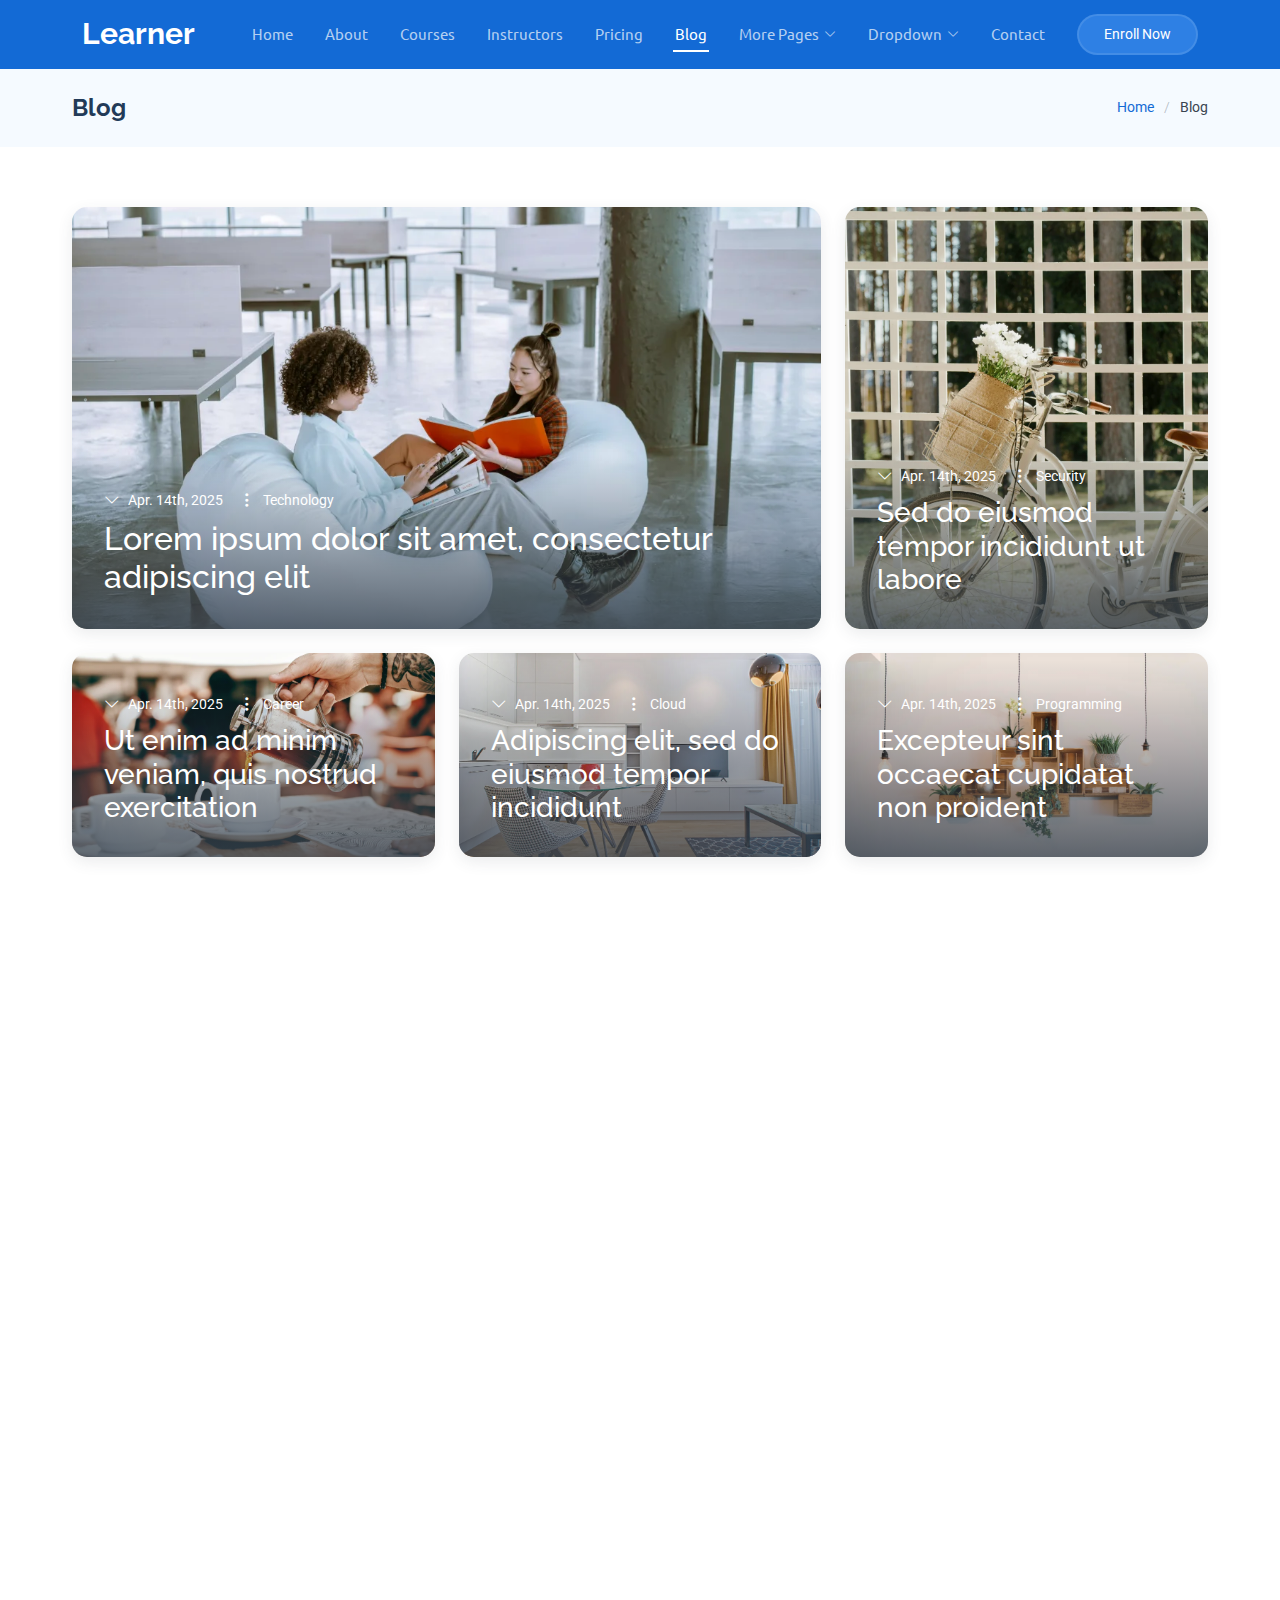
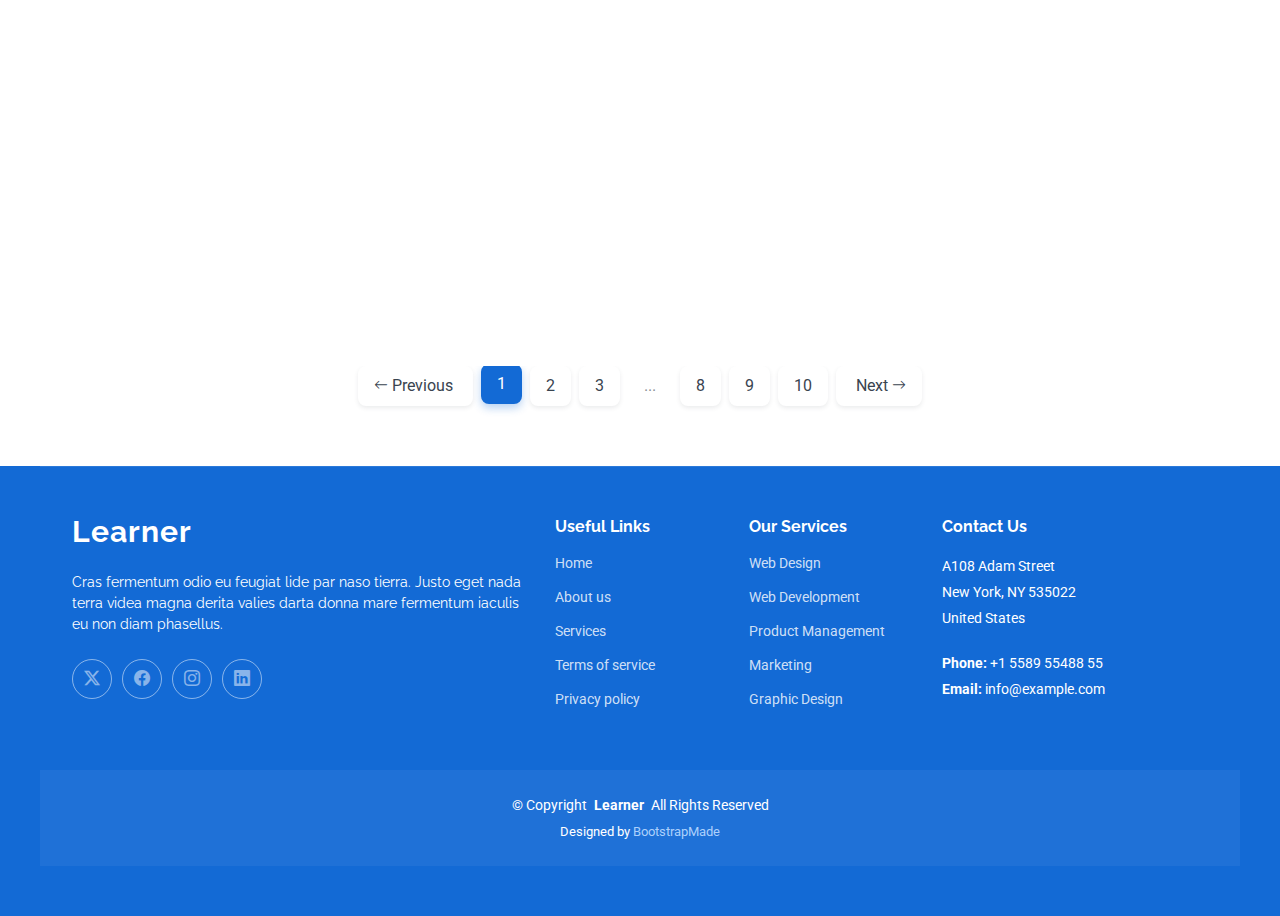
<file: blog.html>
<!DOCTYPE html>
<html lang="en">

<head>
  <meta charset="utf-8">
  <meta content="width=device-width, initial-scale=1.0" name="viewport">
  <title>Blog - Learner Bootstrap Template</title>
  <meta name="description" content="">
  <meta name="keywords" content="">

  <!-- Favicons -->
  <link href="assets/img/favicon.png" rel="icon">
  <link href="assets/img/apple-touch-icon.png" rel="apple-touch-icon">

  <!-- Fonts -->
  <link href="https://fonts.googleapis.com" rel="preconnect">
  <link href="https://fonts.gstatic.com" rel="preconnect" crossorigin>
  <link href="https://fonts.googleapis.com/css2?family=Roboto:ital,wght@0,100;0,300;0,400;0,500;0,700;0,900;1,100;1,300;1,400;1,500;1,700;1,900&family=Raleway:ital,wght@0,100;0,200;0,300;0,400;0,500;0,600;0,700;0,800;0,900;1,100;1,200;1,300;1,400;1,500;1,600;1,700;1,800;1,900&family=Ubuntu:ital,wght@0,300;0,400;0,500;0,700;1,300;1,400;1,500;1,700&display=swap" rel="stylesheet">

  <!-- Vendor CSS Files -->
  <link href="assets/vendor/bootstrap/css/bootstrap.min.css" rel="stylesheet">
  <link href="assets/vendor/bootstrap-icons/bootstrap-icons.css" rel="stylesheet">
  <link href="assets/vendor/aos/aos.css" rel="stylesheet">
  <link href="assets/vendor/swiper/swiper-bundle.min.css" rel="stylesheet">

  <!-- Main CSS File -->
  <link href="assets/css/main.css" rel="stylesheet">

  <!-- =======================================================
  * Template Name: Learner
  * Template URL: https://bootstrapmade.com/learner-bootstrap-course-template/
  * Updated: Jul 08 2025 with Bootstrap v5.3.7
  * Author: BootstrapMade.com
  * License: https://bootstrapmade.com/license/
  ======================================================== -->
</head>

<body class="blog-page">

  <header id="header" class="header d-flex align-items-center sticky-top">
    <div class="container-fluid container-xl position-relative d-flex align-items-center">

      <a href="index.html" class="logo d-flex align-items-center me-auto">
        <!-- Uncomment the line below if you also wish to use an image logo -->
        <!-- <img src="assets/img/logo.webp" alt=""> -->
        <h1 class="sitename">Learner</h1>
      </a>

      <nav id="navmenu" class="navmenu">
        <ul>
          <li><a href="index.html">Home</a></li>
          <li><a href="about.html">About</a></li>
          <li><a href="courses.html">Courses</a></li>
          <li><a href="instructors.html">Instructors</a></li>
          <li><a href="pricing.html">Pricing</a></li>
          <li><a href="blog.html" class="active">Blog</a></li>
          <li class="dropdown"><a href="#"><span>More Pages</span> <i class="bi bi-chevron-down toggle-dropdown"></i></a>
            <ul>
              <li><a href="course-details.html">Course Details</a></li>
              <li><a href="instructor-profile.html">Instructor Profile</a></li>
              <li><a href="events.html">Events</a></li>
              <li><a href="blog-details.html">Blog Details</a></li>
              <li><a href="terms.html">Terms</a></li>
              <li><a href="privacy.html">Privacy</a></li>
              <li><a href="404.html">404</a></li>
            </ul>
          </li>

          <li class="dropdown"><a href="#"><span>Dropdown</span> <i class="bi bi-chevron-down toggle-dropdown"></i></a>
            <ul>
              <li><a href="#">Dropdown 1</a></li>
              <li class="dropdown"><a href="#"><span>Deep Dropdown</span> <i class="bi bi-chevron-down toggle-dropdown"></i></a>
                <ul>
                  <li><a href="#">Deep Dropdown 1</a></li>
                  <li><a href="#">Deep Dropdown 2</a></li>
                  <li><a href="#">Deep Dropdown 3</a></li>
                  <li><a href="#">Deep Dropdown 4</a></li>
                  <li><a href="#">Deep Dropdown 5</a></li>
                </ul>
              </li>
              <li><a href="#">Dropdown 2</a></li>
              <li><a href="#">Dropdown 3</a></li>
              <li><a href="#">Dropdown 4</a></li>
            </ul>
          </li>
          <li><a href="contact.html">Contact</a></li>
        </ul>
        <i class="mobile-nav-toggle d-xl-none bi bi-list"></i>
      </nav>

      <a class="btn-getstarted" href="enroll.html">Enroll Now</a>

    </div>
  </header>

  <main class="main">

    <!-- Page Title -->
    <div class="page-title light-background">
      <div class="container d-lg-flex justify-content-between align-items-center">
        <h1 class="mb-2 mb-lg-0">Blog</h1>
        <nav class="breadcrumbs">
          <ol>
            <li><a href="index.html">Home</a></li>
            <li class="current">Blog</li>
          </ol>
        </nav>
      </div>
    </div><!-- End Page Title -->

    <!-- Blog Hero Section -->
    <section id="blog-hero" class="blog-hero section">

      <div class="container" data-aos="fade-up" data-aos-delay="100">

        <div class="blog-grid">

          <!-- Featured Post (Large) -->
          <article class="blog-item featured" data-aos="fade-up">
            <img src="assets/img/blog/blog-post-3.webp" alt="Blog Image" class="img-fluid">
            <div class="blog-content">
              <div class="post-meta">
                <span class="date">Apr. 14th, 2025</span>
                <span class="category">Technology</span>
              </div>
              <h2 class="post-title">
                <a href="blog-details.html" title="Lorem ipsum dolor sit amet, consectetur adipiscing elit">Lorem ipsum dolor sit amet, consectetur adipiscing elit</a>
              </h2>
            </div>
          </article><!-- End Featured Post -->

          <!-- Regular Posts -->
          <article class="blog-item" data-aos="fade-up" data-aos-delay="100">
            <img src="assets/img/blog/blog-post-portrait-1.webp" alt="Blog Image" class="img-fluid">
            <div class="blog-content">
              <div class="post-meta">
                <span class="date">Apr. 14th, 2025</span>
                <span class="category">Security</span>
              </div>
              <h3 class="post-title">
                <a href="blog-details.html" title="Sed do eiusmod tempor incididunt ut labore">Sed do eiusmod tempor incididunt ut labore</a>
              </h3>
            </div>
          </article><!-- End Blog Item -->

          <article class="blog-item" data-aos="fade-up" data-aos-delay="200">
            <img src="assets/img/blog/blog-post-9.webp" alt="Blog Image" class="img-fluid">
            <div class="blog-content">
              <div class="post-meta">
                <span class="date">Apr. 14th, 2025</span>
                <span class="category">Career</span>
              </div>
              <h3 class="post-title">
                <a href="blog-details.html" title="Ut enim ad minim veniam, quis nostrud exercitation">Ut enim ad minim veniam, quis nostrud exercitation</a>
              </h3>
            </div>
          </article><!-- End Blog Item -->

          <article class="blog-item" data-aos="fade-up" data-aos-delay="300">
            <img src="assets/img/blog/blog-post-7.webp" alt="Blog Image" class="img-fluid">
            <div class="blog-content">
              <div class="post-meta">
                <span class="date">Apr. 14th, 2025</span>
                <span class="category">Cloud</span>
              </div>
              <h3 class="post-title">
                <a href="blog-details.html" title="Adipiscing elit, sed do eiusmod tempor incididunt">Adipiscing elit, sed do eiusmod tempor incididunt</a>
              </h3>
            </div>
          </article><!-- End Blog Item -->

          <article class="blog-item" data-aos="fade-up" data-aos-delay="400">
            <img src="assets/img/blog/blog-post-6.webp" alt="Blog Image" class="img-fluid">
            <div class="blog-content">
              <div class="post-meta">
                <span class="date">Apr. 14th, 2025</span>
                <span class="category">Programming</span>
              </div>
              <h3 class="post-title">
                <a href="blog-details.html" title="Excepteur sint occaecat cupidatat non proident">Excepteur sint occaecat cupidatat non proident</a>
              </h3>
            </div>
          </article><!-- End Blog Item -->

        </div>

      </div>

    </section><!-- /Blog Hero Section -->

    <!-- Blog Posts Section -->
    <section id="blog-posts" class="blog-posts section">

      <div class="container" data-aos="fade-up" data-aos-delay="100">
        <div class="row gy-4">

          <div class="col-lg-4">
            <article class="position-relative h-100">

              <div class="post-img position-relative overflow-hidden">
                <img src="assets/img/blog/blog-post-1.webp" class="img-fluid" alt="">
              </div>

              <div class="meta d-flex align-items-end">
                <span class="post-date"><span>12</span>December</span>
                <div class="d-flex align-items-center">
                  <i class="bi bi-person"></i> <span class="ps-2">John Doe</span>
                </div>
                <span class="px-3 text-black-50">/</span>
                <div class="d-flex align-items-center">
                  <i class="bi bi-folder2"></i> <span class="ps-2">Politics</span>
                </div>
              </div>

              <div class="post-content d-flex flex-column">

                <h3 class="post-title">Dolorum optio tempore voluptas dignissimos</h3>
                <a href="blog-details.html" class="readmore stretched-link"><span>Read More</span><i class="bi bi-arrow-right"></i></a>

              </div>

            </article>
          </div><!-- End post list item -->

          <div class="col-lg-4">
            <article class="position-relative h-100">

              <div class="post-img position-relative overflow-hidden">
                <img src="assets/img/blog/blog-post-2.webp" class="img-fluid" alt="">
              </div>

              <div class="meta d-flex align-items-end">
                <span class="post-date"><span>19</span>March</span>
                <div class="d-flex align-items-center">
                  <i class="bi bi-person"></i> <span class="ps-2">Julia Parker</span>
                </div>
                <span class="px-3 text-black-50">/</span>
                <div class="d-flex align-items-center">
                  <i class="bi bi-folder2"></i> <span class="ps-2">Economics</span>
                </div>
              </div>

              <div class="post-content d-flex flex-column">
                <h3 class="post-title">Nisi magni odit consequatur autem nulla dolorem</h3>
                <a href="blog-details.html" class="readmore stretched-link"><span>Read More</span><i class="bi bi-arrow-right"></i></a>
              </div>

            </article>
          </div><!-- End post list item -->

          <div class="col-lg-4">
            <article class="position-relative h-100">

              <div class="post-img position-relative overflow-hidden">
                <img src="assets/img/blog/blog-post-3.webp" class="img-fluid" alt="">
              </div>
              <div class="meta d-flex align-items-end">
                <span class="post-date"><span>24</span>June</span>
                <div class="d-flex align-items-center">
                  <i class="bi bi-person"></i> <span class="ps-2">Maria Doe</span>
                </div>
                <span class="px-3 text-black-50">/</span>
                <div class="d-flex align-items-center">
                  <i class="bi bi-folder2"></i> <span class="ps-2">Sports</span>
                </div>
              </div>

              <div class="post-content d-flex flex-column">
                <h3 class="post-title">Possimus soluta ut id suscipit ea ut. In quo quia et soluta libero sit sint.</h3>
                <a href="blog-details.html" class="readmore stretched-link"><span>Read More</span><i class="bi bi-arrow-right"></i></a>
              </div>

            </article>
          </div><!-- End post list item -->

          <div class="col-lg-4">
            <article class="position-relative h-100">

              <div class="post-img position-relative overflow-hidden">
                <img src="assets/img/blog/blog-post-4.webp" class="img-fluid" alt="">
              </div>
              <div class="meta d-flex align-items-end">
                <span class="post-date"><span>05</span>August</span>
                <div class="d-flex align-items-center">
                  <i class="bi bi-person"></i> <span class="ps-2">Maria Doe</span>
                </div>
                <span class="px-3 text-black-50">/</span>
                <div class="d-flex align-items-center">
                  <i class="bi bi-folder2"></i> <span class="ps-2">Sports</span>
                </div>
              </div>

              <div class="post-content d-flex flex-column">
                <h3 class="post-title">Non rem rerum nam cum quo minus explicabo eius exercitationem.</h3>
                <a href="blog-details.html" class="readmore stretched-link"><span>Read More</span><i class="bi bi-arrow-right"></i></a>
              </div>

            </article>
          </div><!-- End post list item -->

          <div class="col-lg-4">
            <article class="position-relative h-100">

              <div class="post-img position-relative overflow-hidden">
                <img src="assets/img/blog/blog-post-5.webp" class="img-fluid" alt="">
              </div>

              <div class="meta d-flex align-items-end">
                <span class="post-date"><span>17</span>September</span>
                <div class="d-flex align-items-center">
                  <i class="bi bi-person"></i> <span class="ps-2">John Parker</span>
                </div>
                <span class="px-3 text-black-50">/</span>
                <div class="d-flex align-items-center">
                  <i class="bi bi-folder2"></i> <span class="ps-2">Politics</span>
                </div>
              </div>

              <div class="post-content d-flex flex-column">

                <h3 class="post-title">Accusamus quaerat aliquam qui debitis facilis consequatur</h3>
                <a href="blog-details.html" class="readmore stretched-link"><span>Read More</span><i class="bi bi-arrow-right"></i></a>

              </div>

            </article>
          </div><!-- End post list item -->

          <div class="col-lg-4">
            <article class="position-relative h-100">

              <div class="post-img position-relative overflow-hidden">
                <img src="assets/img/blog/blog-post-6.webp" class="img-fluid" alt="">
              </div>

              <div class="meta d-flex align-items-end">
                <span class="post-date"><span>07</span>December</span>
                <div class="d-flex align-items-center">
                  <i class="bi bi-person"></i> <span class="ps-2">Julia White</span>
                </div>
                <span class="px-3 text-black-50">/</span>
                <div class="d-flex align-items-center">
                  <i class="bi bi-folder2"></i> <span class="ps-2">Economics</span>
                </div>
              </div>

              <div class="post-content d-flex flex-column">

                <h3 class="post-title">Distinctio provident quibusdam numquam aperiam aut</h3>
                <a href="blog-details.html" class="readmore stretched-link"><span>Read More</span><i class="bi bi-arrow-right"></i></a>

              </div>

            </article>
          </div><!-- End post list item -->

        </div>
      </div>

    </section><!-- /Blog Posts Section -->

    <!-- Pagination 2 Section -->
    <section id="pagination-2" class="pagination-2 section">

      <div class="container">
        <nav class="d-flex justify-content-center" aria-label="Page navigation">
          <ul>
            <li>
              <a href="#" aria-label="Previous page">
                <i class="bi bi-arrow-left"></i>
                <span class="d-none d-sm-inline">Previous</span>
              </a>
            </li>

            <li><a href="#" class="active">1</a></li>
            <li><a href="#">2</a></li>
            <li><a href="#">3</a></li>
            <li class="ellipsis">...</li>
            <li><a href="#">8</a></li>
            <li><a href="#">9</a></li>
            <li><a href="#">10</a></li>

            <li>
              <a href="#" aria-label="Next page">
                <span class="d-none d-sm-inline">Next</span>
                <i class="bi bi-arrow-right"></i>
              </a>
            </li>
          </ul>
        </nav>
      </div>

    </section><!-- /Pagination 2 Section -->

  </main>

  <footer id="footer" class="footer accent-background">

    <div class="container footer-top">
      <div class="row gy-4">
        <div class="col-lg-5 col-md-12 footer-about">
          <a href="index.html" class="logo d-flex align-items-center">
            <span class="sitename">Learner</span>
          </a>
          <p>Cras fermentum odio eu feugiat lide par naso tierra. Justo eget nada terra videa magna derita valies darta donna mare fermentum iaculis eu non diam phasellus.</p>
          <div class="social-links d-flex mt-4">
            <a href=""><i class="bi bi-twitter-x"></i></a>
            <a href=""><i class="bi bi-facebook"></i></a>
            <a href=""><i class="bi bi-instagram"></i></a>
            <a href=""><i class="bi bi-linkedin"></i></a>
          </div>
        </div>

        <div class="col-lg-2 col-6 footer-links">
          <h4>Useful Links</h4>
          <ul>
            <li><a href="#">Home</a></li>
            <li><a href="#">About us</a></li>
            <li><a href="#">Services</a></li>
            <li><a href="#">Terms of service</a></li>
            <li><a href="#">Privacy policy</a></li>
          </ul>
        </div>

        <div class="col-lg-2 col-6 footer-links">
          <h4>Our Services</h4>
          <ul>
            <li><a href="#">Web Design</a></li>
            <li><a href="#">Web Development</a></li>
            <li><a href="#">Product Management</a></li>
            <li><a href="#">Marketing</a></li>
            <li><a href="#">Graphic Design</a></li>
          </ul>
        </div>

        <div class="col-lg-3 col-md-12 footer-contact text-center text-md-start">
          <h4>Contact Us</h4>
          <p>A108 Adam Street</p>
          <p>New York, NY 535022</p>
          <p>United States</p>
          <p class="mt-4"><strong>Phone:</strong> <span>+1 5589 55488 55</span></p>
          <p><strong>Email:</strong> <span>info@example.com</span></p>
        </div>

      </div>
    </div>

    <div class="container copyright text-center mt-4">
      <p>© <span>Copyright</span> <strong class="px-1 sitename">Learner</strong> <span>All Rights Reserved</span></p>
      <div class="credits">
        <!-- All the links in the footer should remain intact. -->
        <!-- You can delete the links only if you've purchased the pro version. -->
        <!-- Licensing information: https://bootstrapmade.com/license/ -->
        <!-- Purchase the pro version with working PHP/AJAX contact form: [buy-url] -->
        Designed by <a href="https://bootstrapmade.com/">BootstrapMade</a>
      </div>
    </div>

  </footer>

  <!-- Scroll Top -->
  <a href="#" id="scroll-top" class="scroll-top d-flex align-items-center justify-content-center"><i class="bi bi-arrow-up-short"></i></a>

  <!-- Preloader -->
  <div id="preloader"></div>

  <!-- Vendor JS Files -->
  <script src="assets/vendor/bootstrap/js/bootstrap.bundle.min.js"></script>
  <script src="assets/vendor/php-email-form/validate.js"></script>
  <script src="assets/vendor/aos/aos.js"></script>
  <script src="assets/vendor/purecounter/purecounter_vanilla.js"></script>
  <script src="assets/vendor/swiper/swiper-bundle.min.js"></script>

  <!-- Main JS File -->
  <script src="assets/js/main.js"></script>

</body>

</html>
</file>
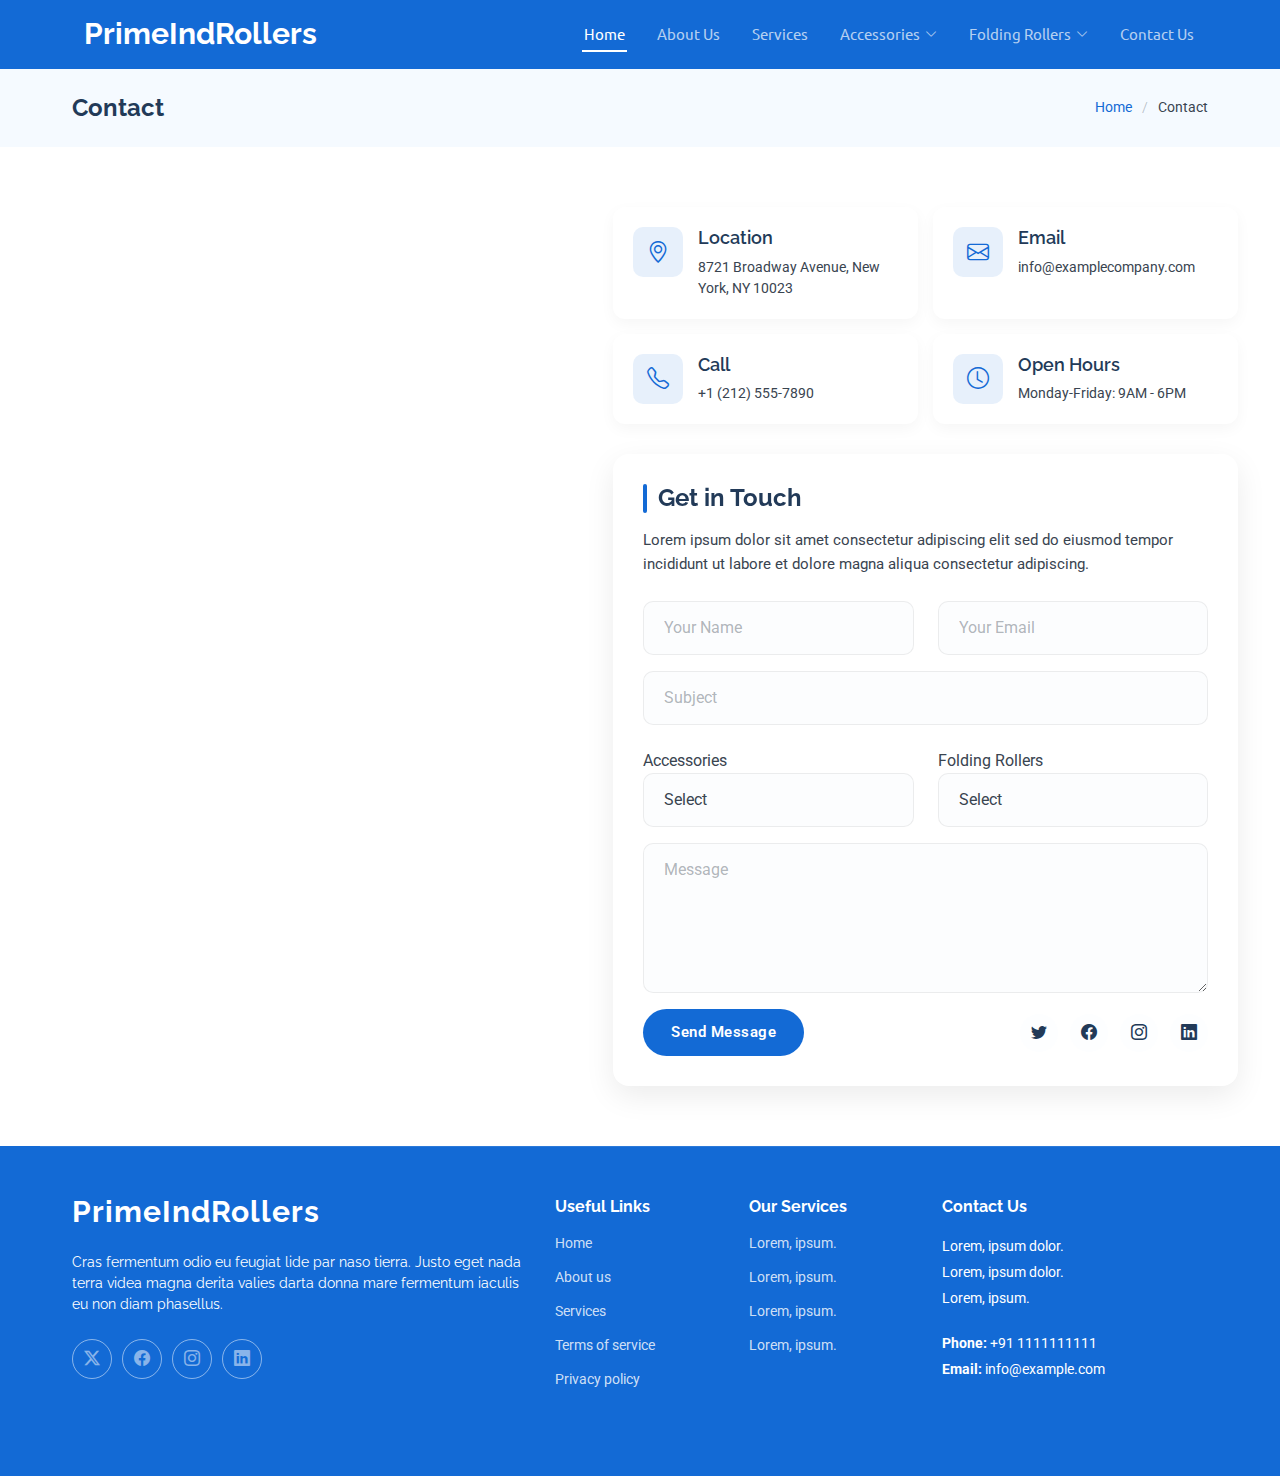
<file: contact.html>
<!DOCTYPE html>
<html lang="en">
  <head>
    <meta charset="utf-8" />
    <meta content="width=device-width, initial-scale=1.0" name="viewport" />
    <title>Contact Us</title>
    <meta name="description" content="" />
    <meta name="keywords" content="" />

    <!-- Favicons -->
    <link href="assets/img/favicon.png" rel="icon" />
    <link href="assets/img/apple-touch-icon.png" rel="apple-touch-icon" />

    <!-- Fonts -->
    <link href="https://fonts.googleapis.com" rel="preconnect" />
    <link href="https://fonts.gstatic.com" rel="preconnect" crossorigin />
    <link
      href="https://fonts.googleapis.com/css2?family=Roboto:ital,wght@0,100;0,300;0,400;0,500;0,700;0,900;1,100;1,300;1,400;1,500;1,700;1,900&family=Raleway:ital,wght@0,100;0,200;0,300;0,400;0,500;0,600;0,700;0,800;0,900;1,100;1,200;1,300;1,400;1,500;1,600;1,700;1,800;1,900&family=Ubuntu:ital,wght@0,300;0,400;0,500;0,700;1,300;1,400;1,500;1,700&display=swap"
      rel="stylesheet"
    />

    <!-- Vendor CSS Files -->
    <link
      href="assets/vendor/bootstrap/css/bootstrap.min.css"
      rel="stylesheet"
    />
    <link
      href="assets/vendor/bootstrap-icons/bootstrap-icons.css"
      rel="stylesheet"
    />
    <link href="assets/vendor/aos/aos.css" rel="stylesheet" />
    <link href="assets/vendor/swiper/swiper-bundle.min.css" rel="stylesheet" />

    <!-- Main CSS File -->
    <link href="assets/css/main.css" rel="stylesheet" />

  </head>

  <body class="contact-page">
    <header id="header" class="header d-flex align-items-center sticky-top">
 <div class="container">
      <div
        class="container-fluid container-xl position-relative d-flex align-items-center"
      >
        <a href="index.html" class="logo d-flex align-items-center me-auto">
          <!-- Uncomment the line below if you also wish to use an image logo -->
          <!-- <img src="assets/img/logo.webp" alt=""> -->
          <h1 class="sitename">PrimeIndRollers</h1>
        </a>

        <nav id="navmenu" class="navmenu">
          <ul>
            <li><a href="index.html" class="active">Home</a></li>
            <li><a href="index.html">About Us</a></li>
            <li><a href="index.html">Services</a></li>
            <!--<li><a href="instructors.html">Instructors</a></li>
          <li><a href="pricing.html">Pricing</a></li>
          <li><a href="blog.html">Blog</a></li> -->
            <li class="dropdown">
              <a href="#"
                ><span>Accessories</span>
                <i class="bi bi-chevron-down toggle-dropdown"></i
              ></a>
              <ul>
                <li><a href="#">Type 1</a></li>
                <li><a href="#">Type 2</a></li>
                <li><a href="#">Type 3</a></li>
              </ul>
            </li>

            <li class="dropdown">
              <a href="#"
                ><span>Folding Rollers</span>
                <i class="bi bi-chevron-down toggle-dropdown"></i
              ></a>
              <ul>
                <!-- <li><a href="#">Dropdown 1</a></li> -->
                <li class="dropdown">
                  <a href="#"
                    ><span>Category 1</span>
                    <i class="bi bi-chevron-down toggle-dropdown"></i
                  ></a>
                  <ul>
                    <li><a href="#">Type 1</a></li>
                    <li><a href="#">Type 2</a></li>
                    <li><a href="#">Type 3</a></li>
                    <li><a href="#">Type 4</a></li>
                    <li><a href="#">Type 5</a></li>
                  </ul>
                </li>
                <li><a href="#">Category 2</a></li>
                <!-- <li><a href="#">Dropdown 3</a></li>
              <li><a href="#">Dropdown 4</a></li> -->
              </ul>
            </li>
            <li><a href="contact.html">Contact Us</a></li>
          </ul>
          <i class="mobile-nav-toggle d-xl-none bi bi-list"></i>
        </nav>
      </div>
        <!-- <a class="btn-getstarted" href="enroll.html">Enroll Now</a> -->
      </div>
    </header>

    <main class="main">
      <!-- Page Title -->
      <div class="page-title light-background">
        <div
          class="container d-lg-flex justify-content-between align-items-center"
        >
          <h1 class="mb-2 mb-lg-0">Contact</h1>
          <nav class="breadcrumbs">
            <ol>
              <li><a href="index.html">Home</a></li>
              <li class="current">Contact</li>
            </ol>
          </nav>
        </div>
      </div>
      <!-- End Page Title -->

      <!-- Contact Section -->
      <section id="contact" class="contact section">
        <div class="container" data-aos="fade-up" data-aos-delay="100">
          <div class="contact-main-wrapper">
            <div class="map-wrapper">
              <iframe
                src="https://www.google.com/maps/embed?pb=!1m14!1m8!1m3!1d48389.78314118045!2d-74.006138!3d40.710059!3m2!1i1024!2i768!4f13.1!3m3!1m2!1s0x89c25a22a3bda30d%3A0xb89d1fe6bc499443!2sDowntown%20Conference%20Center!5e0!3m2!1sen!2sus!4v1676961268712!5m2!1sen!2sus"
                width="100%"
                height="100%"
                style="border: 0"
                allowfullscreen=""
                loading="lazy"
                referrerpolicy="no-referrer-when-downgrade"
              ></iframe>
            </div>

            <div class="contact-content">
              <div
                class="contact-cards-container"
                data-aos="fade-up"
                data-aos-delay="300"
              >
                <div class="contact-card">
                  <div class="icon-box">
                    <i class="bi bi-geo-alt"></i>
                  </div>
                  <div class="contact-text">
                    <h4>Location</h4>
                    <p>8721 Broadway Avenue, New York, NY 10023</p>
                  </div>
                </div>

                <div class="contact-card">
                  <div class="icon-box">
                    <i class="bi bi-envelope"></i>
                  </div>
                  <div class="contact-text">
                    <h4>Email</h4>
                    <p>info@examplecompany.com</p>
                  </div>
                </div>

                <div class="contact-card">
                  <div class="icon-box">
                    <i class="bi bi-telephone"></i>
                  </div>
                  <div class="contact-text">
                    <h4>Call</h4>
                    <p>+1 (212) 555-7890</p>
                  </div>
                </div>

                <div class="contact-card">
                  <div class="icon-box">
                    <i class="bi bi-clock"></i>
                  </div>
                  <div class="contact-text">
                    <h4>Open Hours</h4>
                    <p>Monday-Friday: 9AM - 6PM</p>
                  </div>
                </div>
              </div>

              <div
                class="contact-form-container"
                data-aos="fade-up"
                data-aos-delay="400"
              >
                <h3>Get in Touch</h3>
                <p>
                  Lorem ipsum dolor sit amet consectetur adipiscing elit sed do
                  eiusmod tempor incididunt ut labore et dolore magna aliqua
                  consectetur adipiscing.
                </p>

                <form
                  action="forms/contact.php"
                  method="post"
                  class="php-email-form"
                >
                  <div class="row">
                    <div class="col-md-6 form-group">
                      <input
                        type="text"
                        name="name"
                        class="form-control"
                        id="name"
                        placeholder="Your Name"
                        required=""
                      />
                    </div>
                    <div class="col-md-6 form-group mt-3 mt-md-0">
                      <input
                        type="email"
                        class="form-control"
                        name="email"
                        id="email"
                        placeholder="Your Email"
                        required=""
                      />
                    </div>
                  </div>
                  <div class="form-group mt-3">
                    <input
                      type="text"
                      class="form-control"
                      name="subject"
                      id="subject"
                      placeholder="Subject"
                      required=""
                    />
                  </div>
                  <div class="row pt-4">
                    <div class="col-md-6 form-group">
                      <label class="pm-4">Accessories</label>
                      <select
                        class="form-control"
                        name="type"
                        aria-placeholder="Acces"
                      >
                        <option value="">Select</option>
                        <option value="Accessories">Type1</option>
                        <option value="Folder">Type2</option>
                        <option value="Rollers">Type3</option>
                      </select>
                    </div>
                    <!-- Inside your <form> -->
                    <div class="col-md-6 form-group">
                      <label class="ml-2">Folding Rollers</label>
                      <select class="form-control" name="type">
                        <option value="">Select</option>
                        <option value="Accessories">Type1</option>
                        <option value="Folder">Type1</option>
                        <option value="Rollers">Type1</option>
                      </select>
                    </div>
                  </div>
                  <div class="form-group mt-3">
                    <textarea
                      class="form-control"
                      name="message"
                      rows="5"
                      placeholder="Message"
                      required=""
                    ></textarea>
                  </div>

                  <div class="my-3">
                    <div class="loading">Loading</div>
                    <div class="error-message"></div>
                    <div class="sent-message">
                      Your message has been sent. Thank you!
                    </div>
                  </div>

                  <div class="form-submit">
                    <button type="submit">Send Message</button>
                    <div class="social-links">
                      <a href="#"><i class="bi bi-twitter"></i></a>
                      <a href="#"><i class="bi bi-facebook"></i></a>
                      <a href="#"><i class="bi bi-instagram"></i></a>
                      <a href="#"><i class="bi bi-linkedin"></i></a>
                    </div>
                  </div>
                </form>
              </div>
            </div>
          </div>
        </div>
      </section>
      <!-- /Contact Section -->
    </main>

    <footer id="footer" class="footer accent-background">
      <div class="container footer-top">
        <div class="row gy-4">
          <div class="col-lg-5 col-md-12 footer-about">
            <a href="index.html" class="logo d-flex align-items-center">
              <span class="sitename">PrimeIndRollers</span>
            </a>
            <p>
              Cras fermentum odio eu feugiat lide par naso tierra. Justo eget
              nada terra videa magna derita valies darta donna mare fermentum
              iaculis eu non diam phasellus.
            </p>
            <div class="social-links d-flex mt-4">
              <a href=""><i class="bi bi-twitter-x"></i></a>
              <a href=""><i class="bi bi-facebook"></i></a>
              <a href=""><i class="bi bi-instagram"></i></a>
              <a href=""><i class="bi bi-linkedin"></i></a>
            </div>
          </div>

          <div class="col-lg-2 col-6 footer-links">
            <h4>Useful Links</h4>
            <ul>
              <li><a href="#">Home</a></li>
              <li><a href="#">About us</a></li>
              <li><a href="#">Services</a></li>
              <li><a href="#">Terms of service</a></li>
              <li><a href="#">Privacy policy</a></li>
            </ul>
          </div>

          <div class="col-lg-2 col-6 footer-links">
            <h4>Our Services</h4>
            <ul>
              <li><a href="#">Lorem, ipsum.</a></li>
              <li><a href="#">Lorem, ipsum.</a></li>
              <li><a href="#">Lorem, ipsum.</a></li>
              <li><a href="#">Lorem, ipsum.</a></li>
            </ul>
          </div>

          <div
            class="col-lg-3 col-md-12 footer-contact text-center text-md-start"
          >
            <h4>Contact Us</h4>
            <p>Lorem, ipsum dolor.</p>
            <p>Lorem, ipsum dolor.</p>
            <p>Lorem, ipsum.</p>
            <p class="mt-4">
              <strong>Phone:</strong> <span>+91 1111111111</span>
            </p>
            <p><strong>Email:</strong> <span>info@example.com</span></p>
          </div>
        </div>
      </div>

  
    </footer>

    <!-- Scroll Top -->
    <a
      href="#"
      id="scroll-top"
      class="scroll-top d-flex align-items-center justify-content-center"
      ><i class="bi bi-arrow-up-short"></i
    ></a>

    <!-- Preloader -->
    <div id="preloader"></div>

    <!-- Vendor JS Files -->
    <script src="assets/vendor/bootstrap/js/bootstrap.bundle.min.js"></script>
    <script src="assets/vendor/php-email-form/validate.js"></script>
    <script src="assets/vendor/aos/aos.js"></script>
    <script src="assets/vendor/purecounter/purecounter_vanilla.js"></script>
    <script src="assets/vendor/swiper/swiper-bundle.min.js"></script>

    <!-- Main JS File -->
    <script src="assets/js/main.js"></script>
  </body>
</html>
</file>
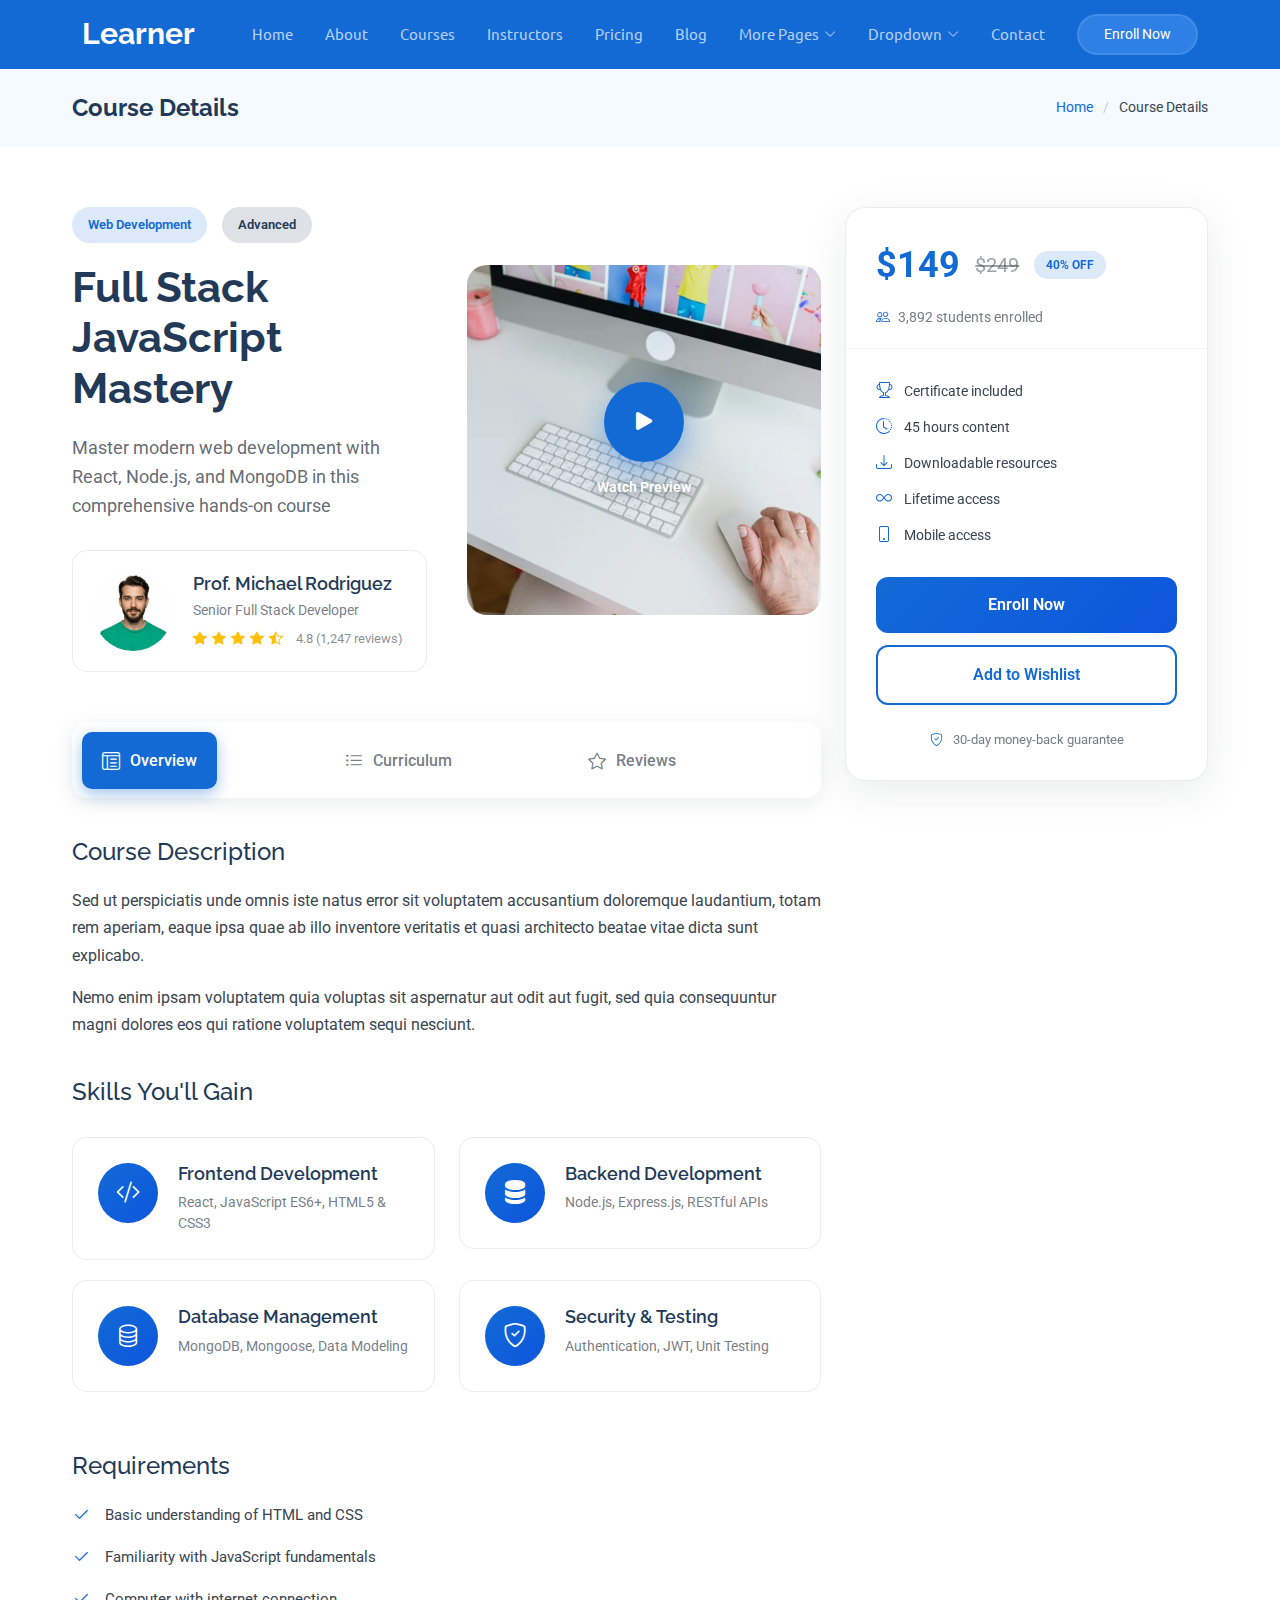
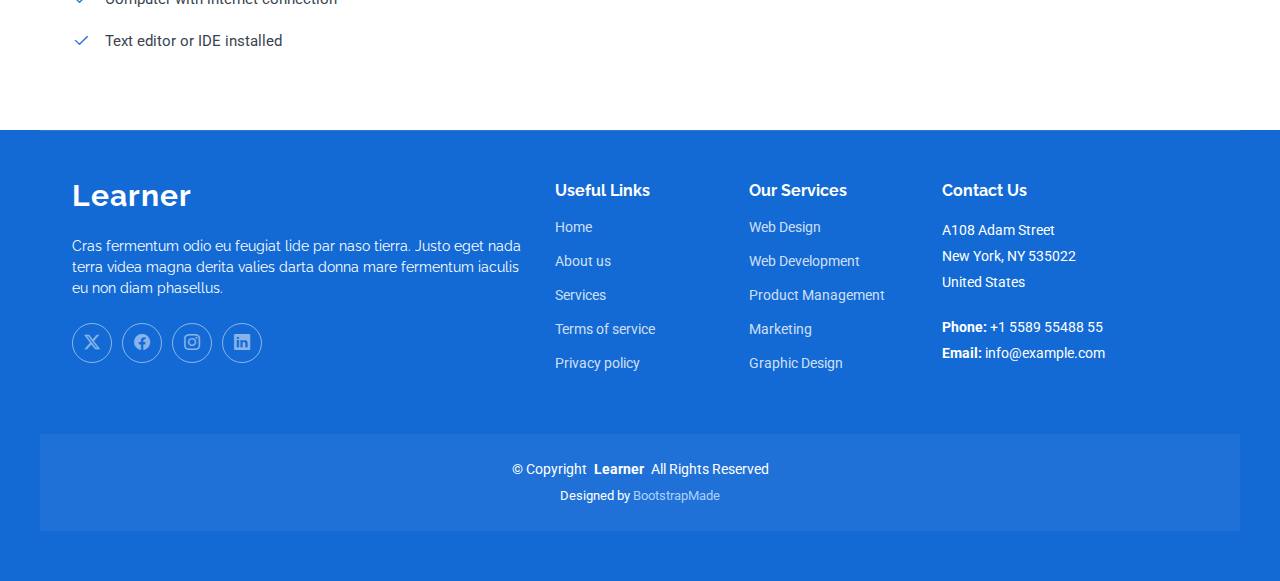
<file: course-details.html>
<!DOCTYPE html>
<html lang="en">

<head>
  <meta charset="utf-8">
  <meta content="width=device-width, initial-scale=1.0" name="viewport">
  <title>Course Details - Learner Bootstrap Template</title>
  <meta name="description" content="">
  <meta name="keywords" content="">

  <!-- Favicons -->
  <link href="assets/img/favicon.png" rel="icon">
  <link href="assets/img/apple-touch-icon.png" rel="apple-touch-icon">

  <!-- Fonts -->
  <link href="https://fonts.googleapis.com" rel="preconnect">
  <link href="https://fonts.gstatic.com" rel="preconnect" crossorigin>
  <link href="https://fonts.googleapis.com/css2?family=Roboto:ital,wght@0,100;0,300;0,400;0,500;0,700;0,900;1,100;1,300;1,400;1,500;1,700;1,900&family=Raleway:ital,wght@0,100;0,200;0,300;0,400;0,500;0,600;0,700;0,800;0,900;1,100;1,200;1,300;1,400;1,500;1,600;1,700;1,800;1,900&family=Ubuntu:ital,wght@0,300;0,400;0,500;0,700;1,300;1,400;1,500;1,700&display=swap" rel="stylesheet">

  <!-- Vendor CSS Files -->
  <link href="assets/vendor/bootstrap/css/bootstrap.min.css" rel="stylesheet">
  <link href="assets/vendor/bootstrap-icons/bootstrap-icons.css" rel="stylesheet">
  <link href="assets/vendor/aos/aos.css" rel="stylesheet">
  <link href="assets/vendor/swiper/swiper-bundle.min.css" rel="stylesheet">

  <!-- Main CSS File -->
  <link href="assets/css/main.css" rel="stylesheet">

  <!-- =======================================================
  * Template Name: Learner
  * Template URL: https://bootstrapmade.com/learner-bootstrap-course-template/
  * Updated: Jul 08 2025 with Bootstrap v5.3.7
  * Author: BootstrapMade.com
  * License: https://bootstrapmade.com/license/
  ======================================================== -->
</head>

<body class="course-details-page">

  <header id="header" class="header d-flex align-items-center sticky-top">
    <div class="container-fluid container-xl position-relative d-flex align-items-center">

      <a href="index.html" class="logo d-flex align-items-center me-auto">
        <!-- Uncomment the line below if you also wish to use an image logo -->
        <!-- <img src="assets/img/logo.webp" alt=""> -->
        <h1 class="sitename">Learner</h1>
      </a>

      <nav id="navmenu" class="navmenu">
        <ul>
          <li><a href="index.html">Home</a></li>
          <li><a href="about.html">About</a></li>
          <li><a href="courses.html">Courses</a></li>
          <li><a href="instructors.html">Instructors</a></li>
          <li><a href="pricing.html">Pricing</a></li>
          <li><a href="blog.html">Blog</a></li>
          <li class="dropdown"><a href="#"><span>More Pages</span> <i class="bi bi-chevron-down toggle-dropdown"></i></a>
            <ul>
              <li><a href="course-details.html" class="active">Course Details</a></li>
              <li><a href="instructor-profile.html">Instructor Profile</a></li>
              <li><a href="events.html">Events</a></li>
              <li><a href="blog-details.html">Blog Details</a></li>
              <li><a href="terms.html">Terms</a></li>
              <li><a href="privacy.html">Privacy</a></li>
              <li><a href="404.html">404</a></li>
            </ul>
          </li>

          <li class="dropdown"><a href="#"><span>Dropdown</span> <i class="bi bi-chevron-down toggle-dropdown"></i></a>
            <ul>
              <li><a href="#">Dropdown 1</a></li>
              <li class="dropdown"><a href="#"><span>Deep Dropdown</span> <i class="bi bi-chevron-down toggle-dropdown"></i></a>
                <ul>
                  <li><a href="#">Deep Dropdown 1</a></li>
                  <li><a href="#">Deep Dropdown 2</a></li>
                  <li><a href="#">Deep Dropdown 3</a></li>
                  <li><a href="#">Deep Dropdown 4</a></li>
                  <li><a href="#">Deep Dropdown 5</a></li>
                </ul>
              </li>
              <li><a href="#">Dropdown 2</a></li>
              <li><a href="#">Dropdown 3</a></li>
              <li><a href="#">Dropdown 4</a></li>
            </ul>
          </li>
          <li><a href="contact.html">Contact</a></li>
        </ul>
        <i class="mobile-nav-toggle d-xl-none bi bi-list"></i>
      </nav>

      <a class="btn-getstarted" href="enroll.html">Enroll Now</a>

    </div>
  </header>

  <main class="main">

    <!-- Page Title -->
    <div class="page-title light-background">
      <div class="container d-lg-flex justify-content-between align-items-center">
        <h1 class="mb-2 mb-lg-0">Course Details</h1>
        <nav class="breadcrumbs">
          <ol>
            <li><a href="index.html">Home</a></li>
            <li class="current">Course Details</li>
          </ol>
        </nav>
      </div>
    </div><!-- End Page Title -->

    <!-- Course Details Section -->
    <section id="course-details" class="course-details section">

      <div class="container" data-aos="fade-up" data-aos-delay="100">

        <div class="row">
          <div class="col-lg-8">

            <!-- Course Hero -->
            <div class="course-hero" data-aos="fade-up" data-aos-delay="200">
              <div class="hero-content">
                <div class="course-badge">
                  <span class="category">Web Development</span>
                  <span class="level">Advanced</span>
                </div>
                <h1>Full Stack JavaScript Mastery</h1>
                <p class="course-subtitle">Master modern web development with React, Node.js, and MongoDB in this comprehensive hands-on course</p>

                <div class="instructor-card">
                  <img src="assets/img/person/person-m-8.webp" alt="Instructor" class="instructor-image">
                  <div class="instructor-details">
                    <h5>Prof. Michael Rodriguez</h5>
                    <span>Senior Full Stack Developer</span>
                    <div class="instructor-rating">
                      <i class="bi bi-star-fill"></i>
                      <i class="bi bi-star-fill"></i>
                      <i class="bi bi-star-fill"></i>
                      <i class="bi bi-star-fill"></i>
                      <i class="bi bi-star-half"></i>
                      <span>4.8 (1,247 reviews)</span>
                    </div>
                  </div>
                </div>
              </div>
              <div class="hero-image">
                <img src="assets/img/education/courses-8.webp" alt="Course Preview" class="img-fluid">
                <div class="play-overlay">
                  <button class="play-btn">
                    <i class="bi bi-play-fill"></i>
                  </button>
                  <span>Watch Preview</span>
                </div>
              </div>
            </div><!-- End Course Hero -->

            <!-- Course Navigation Tabs -->
            <div class="course-nav-tabs" data-aos="fade-up" data-aos-delay="300">
              <ul class="nav nav-tabs" id="course-detailsCourseTab" role="tablist">
                <li class="nav-item">
                  <button class="nav-link active" id="course-detailsoverview-tab" data-bs-toggle="tab" data-bs-target="#course-detailsoverview" type="button" role="tab">
                    <i class="bi bi-layout-text-window-reverse"></i>
                    Overview
                  </button>
                </li>
                <li class="nav-item">
                  <button class="nav-link" id="course-detailscurriculum-tab" data-bs-toggle="tab" data-bs-target="#course-detailscurriculum" type="button" role="tab">
                    <i class="bi bi-list-ul"></i>
                    Curriculum
                  </button>
                </li>
                <li class="nav-item">
                  <button class="nav-link" id="course-detailsreviews-tab" data-bs-toggle="tab" data-bs-target="#course-detailsreviews" type="button" role="tab">
                    <i class="bi bi-star"></i>
                    Reviews
                  </button>
                </li>
              </ul>

              <div class="tab-content" id="course-detailsCourseTabContent">

                <!-- Overview Tab -->
                <div class="tab-pane fade show active" id="course-detailsoverview" role="tabpanel">

                  <div class="overview-section">
                    <h3>Course Description</h3>
                    <p>Sed ut perspiciatis unde omnis iste natus error sit voluptatem accusantium doloremque laudantium, totam rem aperiam, eaque ipsa quae ab illo inventore veritatis et quasi architecto beatae vitae dicta sunt explicabo.</p>
                    <p>Nemo enim ipsam voluptatem quia voluptas sit aspernatur aut odit aut fugit, sed quia consequuntur magni dolores eos qui ratione voluptatem sequi nesciunt.</p>
                  </div>

                  <div class="skills-grid">
                    <h3>Skills You'll Gain</h3>
                    <div class="row">
                      <div class="col-md-6">
                        <div class="skill-item">
                          <div class="skill-icon">
                            <i class="bi bi-code-slash"></i>
                          </div>
                          <div class="skill-content">
                            <h5>Frontend Development</h5>
                            <p>React, JavaScript ES6+, HTML5 &amp; CSS3</p>
                          </div>
                        </div>
                      </div>
                      <div class="col-md-6">
                        <div class="skill-item">
                          <div class="skill-icon">
                            <i class="bi bi-server"></i>
                          </div>
                          <div class="skill-content">
                            <h5>Backend Development</h5>
                            <p>Node.js, Express.js, RESTful APIs</p>
                          </div>
                        </div>
                      </div>
                      <div class="col-md-6">
                        <div class="skill-item">
                          <div class="skill-icon">
                            <i class="bi bi-database"></i>
                          </div>
                          <div class="skill-content">
                            <h5>Database Management</h5>
                            <p>MongoDB, Mongoose, Data Modeling</p>
                          </div>
                        </div>
                      </div>
                      <div class="col-md-6">
                        <div class="skill-item">
                          <div class="skill-icon">
                            <i class="bi bi-shield-check"></i>
                          </div>
                          <div class="skill-content">
                            <h5>Security &amp; Testing</h5>
                            <p>Authentication, JWT, Unit Testing</p>
                          </div>
                        </div>
                      </div>
                    </div>
                  </div>

                  <div class="requirements-section">
                    <h3>Requirements</h3>
                    <ul class="requirements-list">
                      <li><i class="bi bi-check2"></i>Basic understanding of HTML and CSS</li>
                      <li><i class="bi bi-check2"></i>Familiarity with JavaScript fundamentals</li>
                      <li><i class="bi bi-check2"></i>Computer with internet connection</li>
                      <li><i class="bi bi-check2"></i>Text editor or IDE installed</li>
                    </ul>
                  </div>

                </div><!-- End Overview Tab -->

                <!-- Curriculum Tab -->
                <div class="tab-pane fade" id="course-detailscurriculum" role="tabpanel">

                  <div class="curriculum-overview">
                    <div class="curriculum-stats">
                      <div class="stat">
                        <i class="bi bi-collection-play"></i>
                        <span>12 Sections</span>
                      </div>
                      <div class="stat">
                        <i class="bi bi-play-circle"></i>
                        <span>89 Lectures</span>
                      </div>
                      <div class="stat">
                        <i class="bi bi-clock"></i>
                        <span>45h 32m</span>
                      </div>
                    </div>
                  </div>

                  <div class="accordion" id="curriculumAccordion">

                    <div class="accordion-item curriculum-module">
                      <h2 class="accordion-header">
                        <button class="accordion-button" type="button" data-bs-toggle="collapse" data-bs-target="#module1">
                          <div class="module-info">
                            <span class="module-title">JavaScript Fundamentals &amp; ES6+</span>
                            <span class="module-meta">8 lessons • 4h 15m</span>
                          </div>
                        </button>
                      </h2>
                      <div id="module1" class="accordion-collapse collapse show" data-bs-parent="#curriculumAccordion">
                        <div class="accordion-body">
                          <div class="lessons-list">
                            <div class="lesson">
                              <i class="bi bi-play-circle"></i>
                              <span class="lesson-title">Variables, Functions and Scope</span>
                              <span class="lesson-time">28 min</span>
                            </div>
                            <div class="lesson">
                              <i class="bi bi-play-circle"></i>
                              <span class="lesson-title">Arrow Functions and Destructuring</span>
                              <span class="lesson-time">35 min</span>
                            </div>
                            <div class="lesson">
                              <i class="bi bi-file-earmark-text"></i>
                              <span class="lesson-title">Promises and Async/Await</span>
                              <span class="lesson-time">42 min</span>
                            </div>
                          </div>
                        </div>
                      </div>
                    </div>

                    <div class="accordion-item curriculum-module">
                      <h2 class="accordion-header">
                        <button class="accordion-button collapsed" type="button" data-bs-toggle="collapse" data-bs-target="#module2">
                          <div class="module-info">
                            <span class="module-title">React Development Deep Dive</span>
                            <span class="module-meta">12 lessons • 7h 45m</span>
                          </div>
                        </button>
                      </h2>
                      <div id="module2" class="accordion-collapse collapse" data-bs-parent="#curriculumAccordion">
                        <div class="accordion-body">
                          <div class="lessons-list">
                            <div class="lesson">
                              <i class="bi bi-play-circle"></i>
                              <span class="lesson-title">Components and JSX Syntax</span>
                              <span class="lesson-time">32 min</span>
                            </div>
                            <div class="lesson">
                              <i class="bi bi-play-circle"></i>
                              <span class="lesson-title">State Management with Hooks</span>
                              <span class="lesson-time">48 min</span>
                            </div>
                          </div>
                        </div>
                      </div>
                    </div>

                    <div class="accordion-item curriculum-module">
                      <h2 class="accordion-header">
                        <button class="accordion-button collapsed" type="button" data-bs-toggle="collapse" data-bs-target="#module3">
                          <div class="module-info">
                            <span class="module-title">Node.js &amp; Server Development</span>
                            <span class="module-meta">15 lessons • 8h 20m</span>
                          </div>
                        </button>
                      </h2>
                      <div id="module3" class="accordion-collapse collapse" data-bs-parent="#curriculumAccordion">
                        <div class="accordion-body">
                          <div class="lessons-list">
                            <div class="lesson">
                              <i class="bi bi-play-circle"></i>
                              <span class="lesson-title">Express.js Server Setup</span>
                              <span class="lesson-time">25 min</span>
                            </div>
                            <div class="lesson">
                              <i class="bi bi-file-earmark-text"></i>
                              <span class="lesson-title">Building RESTful APIs</span>
                              <span class="lesson-time">55 min</span>
                            </div>
                          </div>
                        </div>
                      </div>
                    </div>

                  </div>

                </div><!-- End Curriculum Tab -->

                <!-- Reviews Tab -->
                <div class="tab-pane fade" id="course-detailsreviews" role="tabpanel">

                  <div class="reviews-summary">
                    <div class="rating-overview">
                      <div class="overall-rating">
                        <div class="rating-number">4.8</div>
                        <div class="rating-stars">
                          <i class="bi bi-star-fill"></i>
                          <i class="bi bi-star-fill"></i>
                          <i class="bi bi-star-fill"></i>
                          <i class="bi bi-star-fill"></i>
                          <i class="bi bi-star-half"></i>
                        </div>
                        <div class="rating-text">1,247 reviews</div>
                      </div>
                    </div>
                  </div>

                  <div class="reviews-list">
                    <div class="review-item">
                      <div class="reviewer-info">
                        <img src="assets/img/person/person-f-12.webp" alt="Reviewer" class="reviewer-avatar">
                        <div class="reviewer-details">
                          <h6>Jessica Chen</h6>
                          <div class="review-rating">
                            <i class="bi bi-star-fill"></i>
                            <i class="bi bi-star-fill"></i>
                            <i class="bi bi-star-fill"></i>
                            <i class="bi bi-star-fill"></i>
                            <i class="bi bi-star-fill"></i>
                          </div>
                        </div>
                        <span class="review-date">2 weeks ago</span>
                      </div>
                      <p class="review-text">Excepteur sint occaecat cupidatat non proident, sunt in culpa qui officia deserunt mollit anim id est laborum. The instructor explains complex concepts very clearly.</p>
                    </div>

                    <div class="review-item">
                      <div class="reviewer-info">
                        <img src="assets/img/person/person-m-5.webp" alt="Reviewer" class="reviewer-avatar">
                        <div class="reviewer-details">
                          <h6>David Thompson</h6>
                          <div class="review-rating">
                            <i class="bi bi-star-fill"></i>
                            <i class="bi bi-star-fill"></i>
                            <i class="bi bi-star-fill"></i>
                            <i class="bi bi-star-fill"></i>
                            <i class="bi bi-star"></i>
                          </div>
                        </div>
                        <span class="review-date">1 month ago</span>
                      </div>
                      <p class="review-text">Lorem ipsum dolor sit amet, consectetur adipiscing elit. Great practical examples and real-world projects that helped me understand the concepts better.</p>
                    </div>

                  </div>

                </div><!-- End Reviews Tab -->

              </div>
            </div><!-- End Course Navigation Tabs -->

          </div>

          <div class="col-lg-4">

            <!-- Enrollment Card -->
            <div class="enrollment-card" data-aos="fade-up" data-aos-delay="200">

              <div class="card-header">
                <div class="price-display">
                  <span class="current-price">$149</span>
                  <span class="original-price">$249</span>
                  <span class="discount">40% OFF</span>
                </div>
                <div class="enrollment-count">
                  <i class="bi bi-people"></i>
                  <span>3,892 students enrolled</span>
                </div>
              </div>

              <div class="card-body">
                <div class="course-highlights">
                  <div class="highlight-item">
                    <i class="bi bi-trophy"></i>
                    <span>Certificate included</span>
                  </div>
                  <div class="highlight-item">
                    <i class="bi bi-clock-history"></i>
                    <span>45 hours content</span>
                  </div>
                  <div class="highlight-item">
                    <i class="bi bi-download"></i>
                    <span>Downloadable resources</span>
                  </div>
                  <div class="highlight-item">
                    <i class="bi bi-infinity"></i>
                    <span>Lifetime access</span>
                  </div>
                  <div class="highlight-item">
                    <i class="bi bi-phone"></i>
                    <span>Mobile access</span>
                  </div>
                </div>

                <div class="action-buttons">
                  <button class="btn-primary">Enroll Now</button>
                  <button class="btn-secondary">Add to Wishlist</button>
                </div>

                <div class="guarantee">
                  <i class="bi bi-shield-check"></i>
                  <span>30-day money-back guarantee</span>
                </div>
              </div>

            </div><!-- End Enrollment Card -->

            <!-- Course Details -->
            <div class="course-details-card" data-aos="fade-up" data-aos-delay="300">
              <h4>Course Details</h4>

              <div class="detail-grid">
                <div class="detail-row">
                  <span class="detail-label">Duration</span>
                  <span class="detail-value">16 weeks</span>
                </div>
                <div class="detail-row">
                  <span class="detail-label">Skill Level</span>
                  <span class="detail-value">Intermediate</span>
                </div>
                <div class="detail-row">
                  <span class="detail-label">Language</span>
                  <span class="detail-value">English</span>
                </div>
                <div class="detail-row">
                  <span class="detail-label">Quizzes</span>
                  <span class="detail-value">24</span>
                </div>
                <div class="detail-row">
                  <span class="detail-label">Assignments</span>
                  <span class="detail-value">8 projects</span>
                </div>
                <div class="detail-row">
                  <span class="detail-label">Updated</span>
                  <span class="detail-value">December 2024</span>
                </div>
              </div>
            </div><!-- End Course Details -->

            <!-- Share Course -->
            <div class="share-course-card" data-aos="fade-up" data-aos-delay="400">
              <h4>Share This Course</h4>
              <div class="social-links">
                <a href="#" class="social-link facebook">
                  <i class="bi bi-facebook"></i>
                </a>
                <a href="#" class="social-link twitter">
                  <i class="bi bi-twitter"></i>
                </a>
                <a href="#" class="social-link linkedin">
                  <i class="bi bi-linkedin"></i>
                </a>
                <a href="#" class="social-link email">
                  <i class="bi bi-envelope"></i>
                </a>
              </div>
            </div><!-- End Share Course -->

          </div>

        </div>

      </div>

    </section><!-- /Course Details Section -->

  </main>

  <footer id="footer" class="footer accent-background">

    <div class="container footer-top">
      <div class="row gy-4">
        <div class="col-lg-5 col-md-12 footer-about">
          <a href="index.html" class="logo d-flex align-items-center">
            <span class="sitename">Learner</span>
          </a>
          <p>Cras fermentum odio eu feugiat lide par naso tierra. Justo eget nada terra videa magna derita valies darta donna mare fermentum iaculis eu non diam phasellus.</p>
          <div class="social-links d-flex mt-4">
            <a href=""><i class="bi bi-twitter-x"></i></a>
            <a href=""><i class="bi bi-facebook"></i></a>
            <a href=""><i class="bi bi-instagram"></i></a>
            <a href=""><i class="bi bi-linkedin"></i></a>
          </div>
        </div>

        <div class="col-lg-2 col-6 footer-links">
          <h4>Useful Links</h4>
          <ul>
            <li><a href="#">Home</a></li>
            <li><a href="#">About us</a></li>
            <li><a href="#">Services</a></li>
            <li><a href="#">Terms of service</a></li>
            <li><a href="#">Privacy policy</a></li>
          </ul>
        </div>

        <div class="col-lg-2 col-6 footer-links">
          <h4>Our Services</h4>
          <ul>
            <li><a href="#">Web Design</a></li>
            <li><a href="#">Web Development</a></li>
            <li><a href="#">Product Management</a></li>
            <li><a href="#">Marketing</a></li>
            <li><a href="#">Graphic Design</a></li>
          </ul>
        </div>

        <div class="col-lg-3 col-md-12 footer-contact text-center text-md-start">
          <h4>Contact Us</h4>
          <p>A108 Adam Street</p>
          <p>New York, NY 535022</p>
          <p>United States</p>
          <p class="mt-4"><strong>Phone:</strong> <span>+1 5589 55488 55</span></p>
          <p><strong>Email:</strong> <span>info@example.com</span></p>
        </div>

      </div>
    </div>

    <div class="container copyright text-center mt-4">
      <p>© <span>Copyright</span> <strong class="px-1 sitename">Learner</strong> <span>All Rights Reserved</span></p>
      <div class="credits">
        <!-- All the links in the footer should remain intact. -->
        <!-- You can delete the links only if you've purchased the pro version. -->
        <!-- Licensing information: https://bootstrapmade.com/license/ -->
        <!-- Purchase the pro version with working PHP/AJAX contact form: [buy-url] -->
        Designed by <a href="https://bootstrapmade.com/">BootstrapMade</a>
      </div>
    </div>

  </footer>

  <!-- Scroll Top -->
  <a href="#" id="scroll-top" class="scroll-top d-flex align-items-center justify-content-center"><i class="bi bi-arrow-up-short"></i></a>

  <!-- Preloader -->
  <div id="preloader"></div>

  <!-- Vendor JS Files -->
  <script src="assets/vendor/bootstrap/js/bootstrap.bundle.min.js"></script>
  <script src="assets/vendor/php-email-form/validate.js"></script>
  <script src="assets/vendor/aos/aos.js"></script>
  <script src="assets/vendor/purecounter/purecounter_vanilla.js"></script>
  <script src="assets/vendor/swiper/swiper-bundle.min.js"></script>

  <!-- Main JS File -->
  <script src="assets/js/main.js"></script>

</body>

</html>
</file>
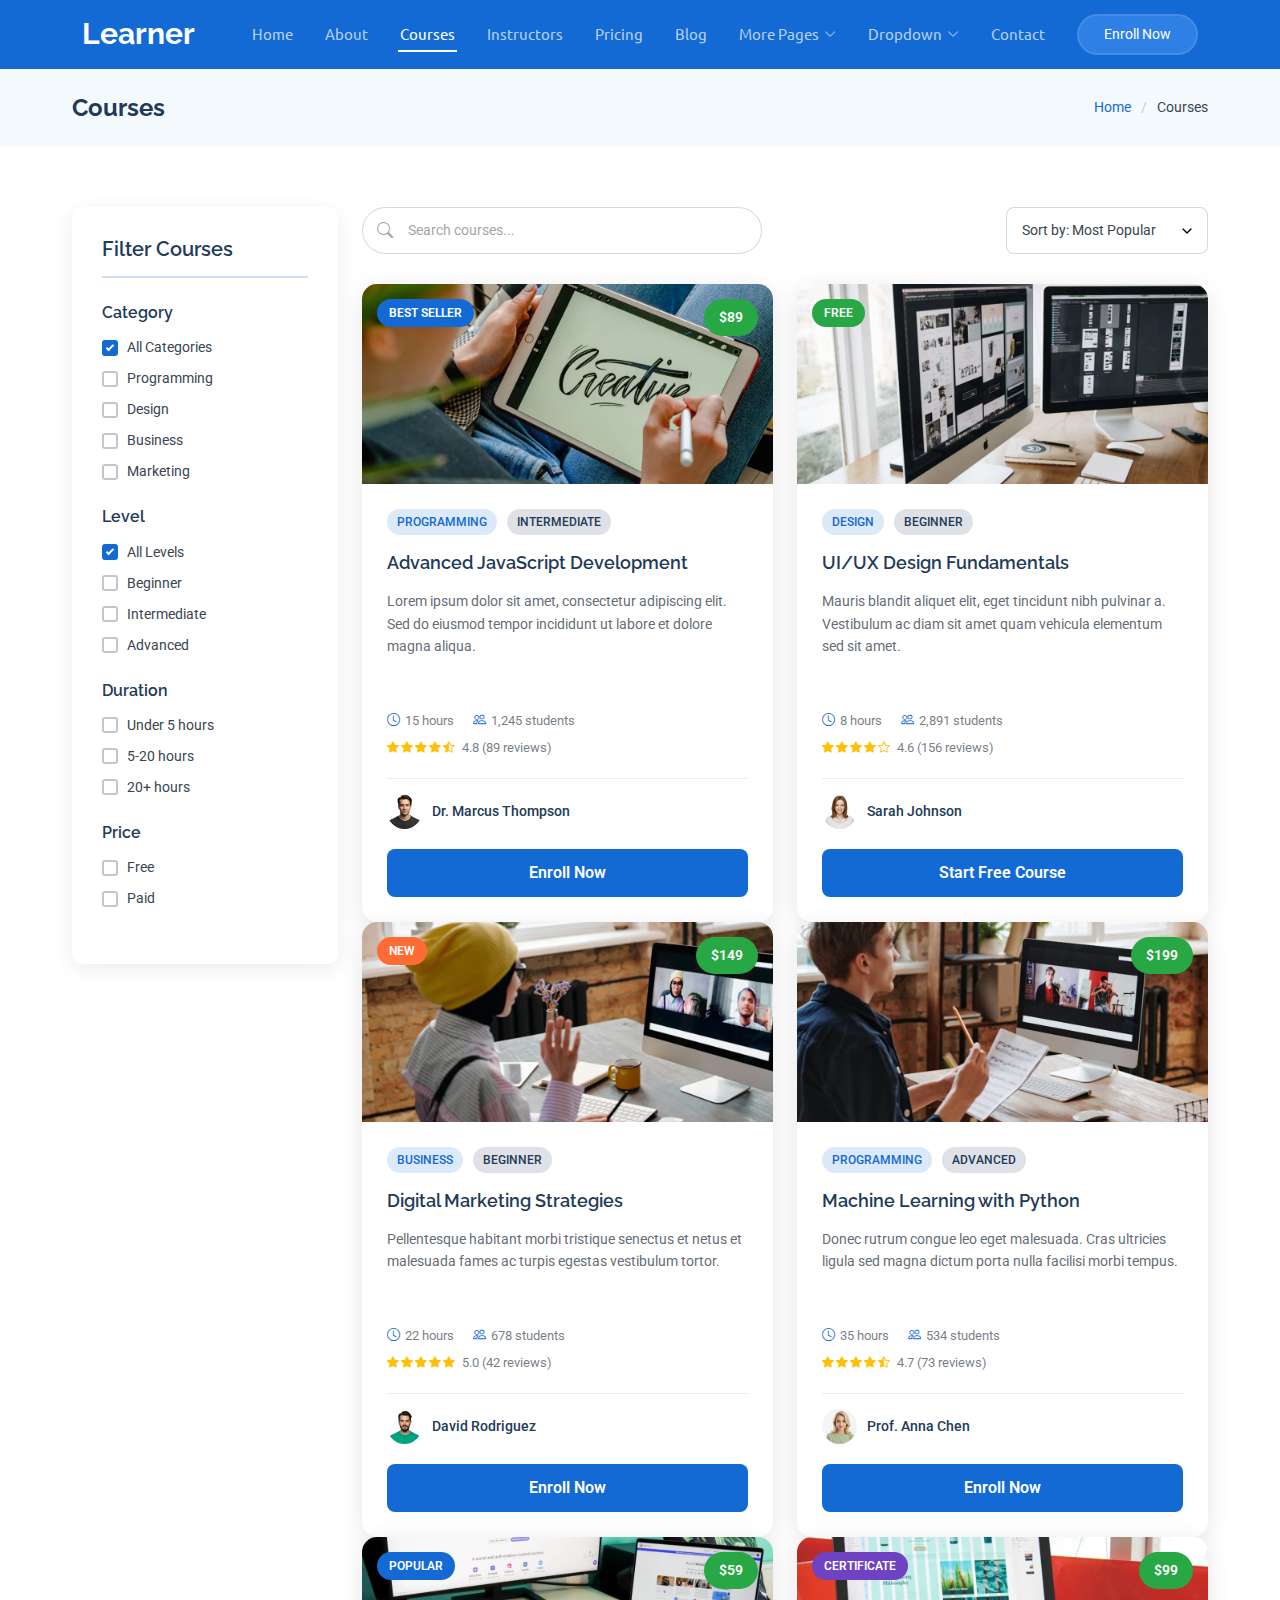
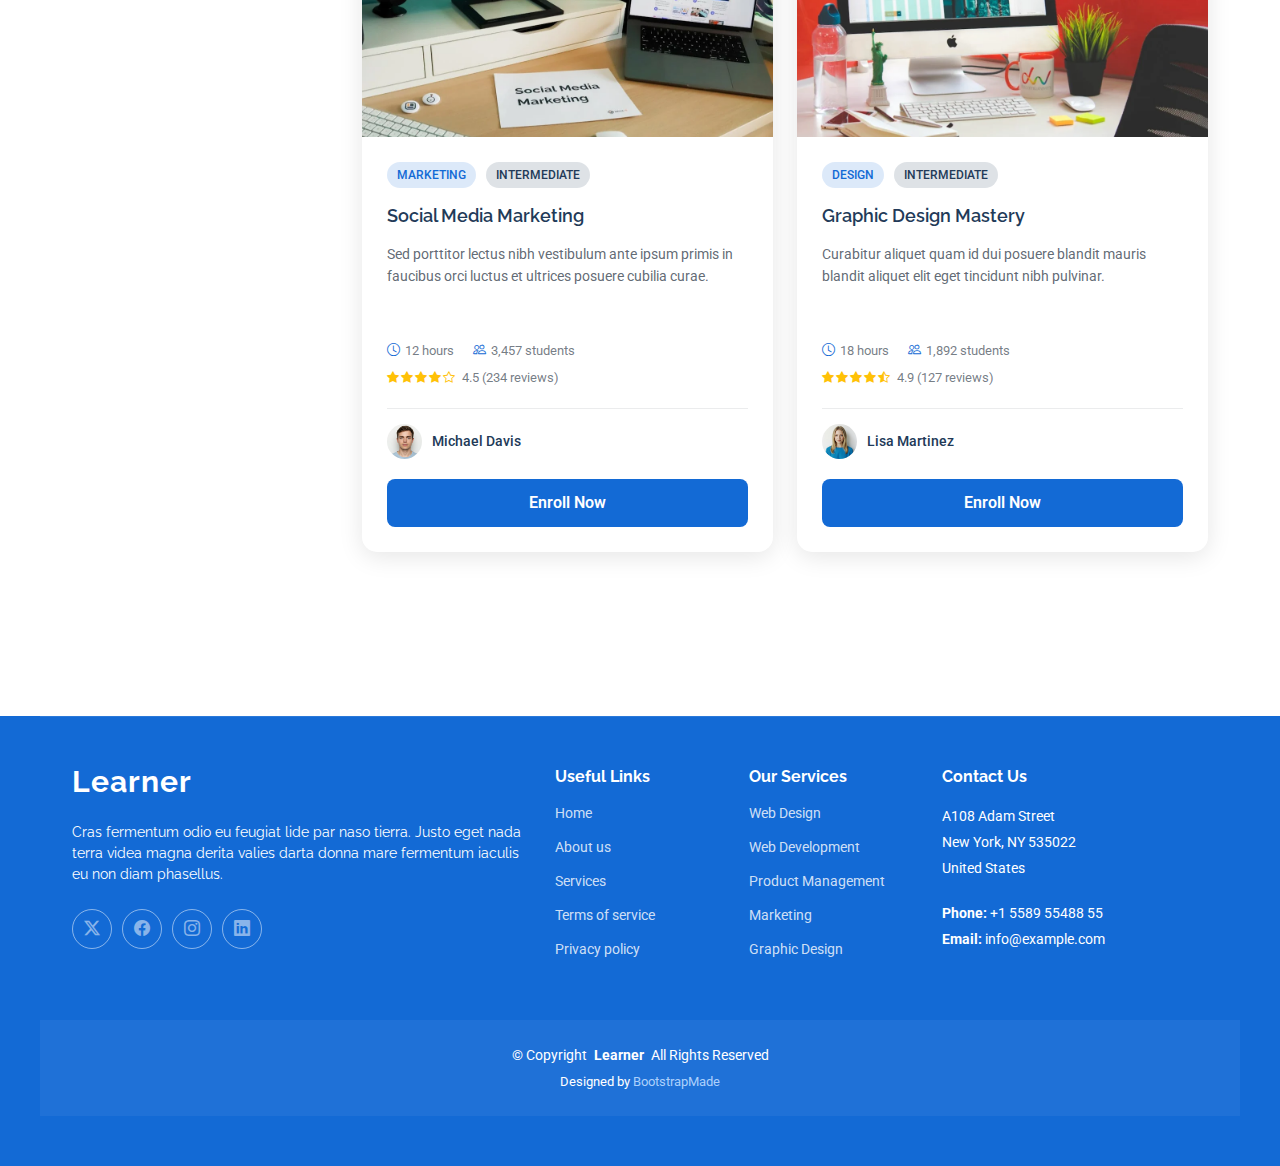
<file: courses.html>
<!DOCTYPE html>
<html lang="en">

<head>
  <meta charset="utf-8">
  <meta content="width=device-width, initial-scale=1.0" name="viewport">
  <title>Courses - Learner Bootstrap Template</title>
  <meta name="description" content="">
  <meta name="keywords" content="">

  <!-- Favicons -->
  <link href="assets/img/favicon.png" rel="icon">
  <link href="assets/img/apple-touch-icon.png" rel="apple-touch-icon">

  <!-- Fonts -->
  <link href="https://fonts.googleapis.com" rel="preconnect">
  <link href="https://fonts.gstatic.com" rel="preconnect" crossorigin>
  <link href="https://fonts.googleapis.com/css2?family=Roboto:ital,wght@0,100;0,300;0,400;0,500;0,700;0,900;1,100;1,300;1,400;1,500;1,700;1,900&family=Raleway:ital,wght@0,100;0,200;0,300;0,400;0,500;0,600;0,700;0,800;0,900;1,100;1,200;1,300;1,400;1,500;1,600;1,700;1,800;1,900&family=Ubuntu:ital,wght@0,300;0,400;0,500;0,700;1,300;1,400;1,500;1,700&display=swap" rel="stylesheet">

  <!-- Vendor CSS Files -->
  <link href="assets/vendor/bootstrap/css/bootstrap.min.css" rel="stylesheet">
  <link href="assets/vendor/bootstrap-icons/bootstrap-icons.css" rel="stylesheet">
  <link href="assets/vendor/aos/aos.css" rel="stylesheet">
  <link href="assets/vendor/swiper/swiper-bundle.min.css" rel="stylesheet">

  <!-- Main CSS File -->
  <link href="assets/css/main.css" rel="stylesheet">

  <!-- =======================================================
  * Template Name: Learner
  * Template URL: https://bootstrapmade.com/learner-bootstrap-course-template/
  * Updated: Jul 08 2025 with Bootstrap v5.3.7
  * Author: BootstrapMade.com
  * License: https://bootstrapmade.com/license/
  ======================================================== -->
</head>

<body class="courses-page">

  <header id="header" class="header d-flex align-items-center sticky-top">
    <div class="container-fluid container-xl position-relative d-flex align-items-center">

      <a href="index.html" class="logo d-flex align-items-center me-auto">
        <!-- Uncomment the line below if you also wish to use an image logo -->
        <!-- <img src="assets/img/logo.webp" alt=""> -->
        <h1 class="sitename">Learner</h1>
      </a>

      <nav id="navmenu" class="navmenu">
        <ul>
          <li><a href="index.html">Home</a></li>
          <li><a href="about.html">About</a></li>
          <li><a href="courses.html" class="active">Courses</a></li>
          <li><a href="instructors.html">Instructors</a></li>
          <li><a href="pricing.html">Pricing</a></li>
          <li><a href="blog.html">Blog</a></li>
          <li class="dropdown"><a href="#"><span>More Pages</span> <i class="bi bi-chevron-down toggle-dropdown"></i></a>
            <ul>
              <li><a href="course-details.html">Course Details</a></li>
              <li><a href="instructor-profile.html">Instructor Profile</a></li>
              <li><a href="events.html">Events</a></li>
              <li><a href="blog-details.html">Blog Details</a></li>
              <li><a href="terms.html">Terms</a></li>
              <li><a href="privacy.html">Privacy</a></li>
              <li><a href="404.html">404</a></li>
            </ul>
          </li>

          <li class="dropdown"><a href="#"><span>Dropdown</span> <i class="bi bi-chevron-down toggle-dropdown"></i></a>
            <ul>
              <li><a href="#">Dropdown 1</a></li>
              <li class="dropdown"><a href="#"><span>Deep Dropdown</span> <i class="bi bi-chevron-down toggle-dropdown"></i></a>
                <ul>
                  <li><a href="#">Deep Dropdown 1</a></li>
                  <li><a href="#">Deep Dropdown 2</a></li>
                  <li><a href="#">Deep Dropdown 3</a></li>
                  <li><a href="#">Deep Dropdown 4</a></li>
                  <li><a href="#">Deep Dropdown 5</a></li>
                </ul>
              </li>
              <li><a href="#">Dropdown 2</a></li>
              <li><a href="#">Dropdown 3</a></li>
              <li><a href="#">Dropdown 4</a></li>
            </ul>
          </li>
          <li><a href="contact.html">Contact</a></li>
        </ul>
        <i class="mobile-nav-toggle d-xl-none bi bi-list"></i>
      </nav>

      <a class="btn-getstarted" href="enroll.html">Enroll Now</a>

    </div>
  </header>

  <main class="main">

    <!-- Page Title -->
    <div class="page-title light-background">
      <div class="container d-lg-flex justify-content-between align-items-center">
        <h1 class="mb-2 mb-lg-0">Courses</h1>
        <nav class="breadcrumbs">
          <ol>
            <li><a href="index.html">Home</a></li>
            <li class="current">Courses</li>
          </ol>
        </nav>
      </div>
    </div><!-- End Page Title -->

    <!-- Courses 2 Section -->
    <section id="courses-2" class="courses-2 section">

      <div class="container" data-aos="fade-up" data-aos-delay="100">

        <div class="row">
          <div class="col-lg-3">
            <div class="course-filters" data-aos="fade-right" data-aos-delay="100">
              <h4 class="filter-title">Filter Courses</h4>

              <div class="filter-group">
                <h5>Category</h5>
                <div class="filter-options">
                  <label class="filter-checkbox">
                    <input type="checkbox" checked="">
                    <span class="checkmark"></span>
                    All Categories
                  </label>
                  <label class="filter-checkbox">
                    <input type="checkbox">
                    <span class="checkmark"></span>
                    Programming
                  </label>
                  <label class="filter-checkbox">
                    <input type="checkbox">
                    <span class="checkmark"></span>
                    Design
                  </label>
                  <label class="filter-checkbox">
                    <input type="checkbox">
                    <span class="checkmark"></span>
                    Business
                  </label>
                  <label class="filter-checkbox">
                    <input type="checkbox">
                    <span class="checkmark"></span>
                    Marketing
                  </label>
                </div>
              </div>

              <div class="filter-group">
                <h5>Level</h5>
                <div class="filter-options">
                  <label class="filter-checkbox">
                    <input type="checkbox" checked="">
                    <span class="checkmark"></span>
                    All Levels
                  </label>
                  <label class="filter-checkbox">
                    <input type="checkbox">
                    <span class="checkmark"></span>
                    Beginner
                  </label>
                  <label class="filter-checkbox">
                    <input type="checkbox">
                    <span class="checkmark"></span>
                    Intermediate
                  </label>
                  <label class="filter-checkbox">
                    <input type="checkbox">
                    <span class="checkmark"></span>
                    Advanced
                  </label>
                </div>
              </div>

              <div class="filter-group">
                <h5>Duration</h5>
                <div class="filter-options">
                  <label class="filter-checkbox">
                    <input type="checkbox">
                    <span class="checkmark"></span>
                    Under 5 hours
                  </label>
                  <label class="filter-checkbox">
                    <input type="checkbox">
                    <span class="checkmark"></span>
                    5-20 hours
                  </label>
                  <label class="filter-checkbox">
                    <input type="checkbox">
                    <span class="checkmark"></span>
                    20+ hours
                  </label>
                </div>
              </div>

              <div class="filter-group">
                <h5>Price</h5>
                <div class="filter-options">
                  <label class="filter-checkbox">
                    <input type="checkbox">
                    <span class="checkmark"></span>
                    Free
                  </label>
                  <label class="filter-checkbox">
                    <input type="checkbox">
                    <span class="checkmark"></span>
                    Paid
                  </label>
                </div>
              </div>
            </div><!-- End Course Filters -->
          </div>

          <div class="col-lg-9">
            <div class="courses-header" data-aos="fade-left" data-aos-delay="100">
              <div class="search-box">
                <i class="bi bi-search"></i>
                <input type="text" placeholder="Search courses...">
              </div>
              <div class="sort-dropdown">
                <select>
                  <option>Sort by: Most Popular</option>
                  <option>Newest First</option>
                  <option>Price: Low to High</option>
                  <option>Price: High to Low</option>
                  <option>Duration: Short to Long</option>
                </select>
              </div>
            </div>

            <div class="courses-grid" data-aos="fade-up" data-aos-delay="200">
              <div class="row">
                <div class="col-lg-6 col-md-6">
                  <div class="course-card">
                    <div class="course-image">
                      <img src="assets/img/education/courses-3.webp" alt="Course" class="img-fluid">
                      <div class="course-badge">Best Seller</div>
                      <div class="course-price">$89</div>
                    </div>
                    <div class="course-content">
                      <div class="course-meta">
                        <span class="category">Programming</span>
                        <span class="level">Intermediate</span>
                      </div>
                      <h3>Advanced JavaScript Development</h3>
                      <p>Lorem ipsum dolor sit amet, consectetur adipiscing elit. Sed do eiusmod tempor incididunt ut labore et dolore magna aliqua.</p>
                      <div class="course-stats">
                        <div class="stat">
                          <i class="bi bi-clock"></i>
                          <span>15 hours</span>
                        </div>
                        <div class="stat">
                          <i class="bi bi-people"></i>
                          <span>1,245 students</span>
                        </div>
                        <div class="rating">
                          <i class="bi bi-star-fill"></i>
                          <i class="bi bi-star-fill"></i>
                          <i class="bi bi-star-fill"></i>
                          <i class="bi bi-star-fill"></i>
                          <i class="bi bi-star-half"></i>
                          <span>4.8 (89 reviews)</span>
                        </div>
                      </div>
                      <div class="instructor-info">
                        <img src="assets/img/person/person-m-3.webp" alt="Instructor" class="instructor-avatar">
                        <span class="instructor-name">Dr. Marcus Thompson</span>
                      </div>
                      <a href="enroll.html" class="btn-course">Enroll Now</a>
                    </div>
                  </div><!-- End Course Card -->
                </div>

                <div class="col-lg-6 col-md-6">
                  <div class="course-card">
                    <div class="course-image">
                      <img src="assets/img/education/courses-7.webp" alt="Course" class="img-fluid">
                      <div class="course-badge badge-free">Free</div>
                    </div>
                    <div class="course-content">
                      <div class="course-meta">
                        <span class="category">Design</span>
                        <span class="level">Beginner</span>
                      </div>
                      <h3>UI/UX Design Fundamentals</h3>
                      <p>Mauris blandit aliquet elit, eget tincidunt nibh pulvinar a. Vestibulum ac diam sit amet quam vehicula elementum sed sit amet.</p>
                      <div class="course-stats">
                        <div class="stat">
                          <i class="bi bi-clock"></i>
                          <span>8 hours</span>
                        </div>
                        <div class="stat">
                          <i class="bi bi-people"></i>
                          <span>2,891 students</span>
                        </div>
                        <div class="rating">
                          <i class="bi bi-star-fill"></i>
                          <i class="bi bi-star-fill"></i>
                          <i class="bi bi-star-fill"></i>
                          <i class="bi bi-star-fill"></i>
                          <i class="bi bi-star"></i>
                          <span>4.6 (156 reviews)</span>
                        </div>
                      </div>
                      <div class="instructor-info">
                        <img src="assets/img/person/person-f-7.webp" alt="Instructor" class="instructor-avatar">
                        <span class="instructor-name">Sarah Johnson</span>
                      </div>
                      <a href="enroll.html" class="btn-course">Start Free Course</a>
                    </div>
                  </div><!-- End Course Card -->
                </div>

                <div class="col-lg-6 col-md-6">
                  <div class="course-card">
                    <div class="course-image">
                      <img src="assets/img/education/courses-12.webp" alt="Course" class="img-fluid">
                      <div class="course-badge badge-new">New</div>
                      <div class="course-price">$149</div>
                    </div>
                    <div class="course-content">
                      <div class="course-meta">
                        <span class="category">Business</span>
                        <span class="level">Beginner</span>
                      </div>
                      <h3>Digital Marketing Strategies</h3>
                      <p>Pellentesque habitant morbi tristique senectus et netus et malesuada fames ac turpis egestas vestibulum tortor.</p>
                      <div class="course-stats">
                        <div class="stat">
                          <i class="bi bi-clock"></i>
                          <span>22 hours</span>
                        </div>
                        <div class="stat">
                          <i class="bi bi-people"></i>
                          <span>678 students</span>
                        </div>
                        <div class="rating">
                          <i class="bi bi-star-fill"></i>
                          <i class="bi bi-star-fill"></i>
                          <i class="bi bi-star-fill"></i>
                          <i class="bi bi-star-fill"></i>
                          <i class="bi bi-star-fill"></i>
                          <span>5.0 (42 reviews)</span>
                        </div>
                      </div>
                      <div class="instructor-info">
                        <img src="assets/img/person/person-m-8.webp" alt="Instructor" class="instructor-avatar">
                        <span class="instructor-name">David Rodriguez</span>
                      </div>
                      <a href="enroll.html" class="btn-course">Enroll Now</a>
                    </div>
                  </div><!-- End Course Card -->
                </div>

                <div class="col-lg-6 col-md-6">
                  <div class="course-card">
                    <div class="course-image">
                      <img src="assets/img/education/courses-5.webp" alt="Course" class="img-fluid">
                      <div class="course-price">$199</div>
                    </div>
                    <div class="course-content">
                      <div class="course-meta">
                        <span class="category">Programming</span>
                        <span class="level">Advanced</span>
                      </div>
                      <h3>Machine Learning with Python</h3>
                      <p>Donec rutrum congue leo eget malesuada. Cras ultricies ligula sed magna dictum porta nulla facilisi morbi tempus.</p>
                      <div class="course-stats">
                        <div class="stat">
                          <i class="bi bi-clock"></i>
                          <span>35 hours</span>
                        </div>
                        <div class="stat">
                          <i class="bi bi-people"></i>
                          <span>534 students</span>
                        </div>
                        <div class="rating">
                          <i class="bi bi-star-fill"></i>
                          <i class="bi bi-star-fill"></i>
                          <i class="bi bi-star-fill"></i>
                          <i class="bi bi-star-fill"></i>
                          <i class="bi bi-star-half"></i>
                          <span>4.7 (73 reviews)</span>
                        </div>
                      </div>
                      <div class="instructor-info">
                        <img src="assets/img/person/person-f-12.webp" alt="Instructor" class="instructor-avatar">
                        <span class="instructor-name">Prof. Anna Chen</span>
                      </div>
                      <a href="enroll.html" class="btn-course">Enroll Now</a>
                    </div>
                  </div><!-- End Course Card -->
                </div>

                <div class="col-lg-6 col-md-6">
                  <div class="course-card">
                    <div class="course-image">
                      <img src="assets/img/education/courses-9.webp" alt="Course" class="img-fluid">
                      <div class="course-badge">Popular</div>
                      <div class="course-price">$59</div>
                    </div>
                    <div class="course-content">
                      <div class="course-meta">
                        <span class="category">Marketing</span>
                        <span class="level">Intermediate</span>
                      </div>
                      <h3>Social Media Marketing</h3>
                      <p>Sed porttitor lectus nibh vestibulum ante ipsum primis in faucibus orci luctus et ultrices posuere cubilia curae.</p>
                      <div class="course-stats">
                        <div class="stat">
                          <i class="bi bi-clock"></i>
                          <span>12 hours</span>
                        </div>
                        <div class="stat">
                          <i class="bi bi-people"></i>
                          <span>3,457 students</span>
                        </div>
                        <div class="rating">
                          <i class="bi bi-star-fill"></i>
                          <i class="bi bi-star-fill"></i>
                          <i class="bi bi-star-fill"></i>
                          <i class="bi bi-star-fill"></i>
                          <i class="bi bi-star"></i>
                          <span>4.5 (234 reviews)</span>
                        </div>
                      </div>
                      <div class="instructor-info">
                        <img src="assets/img/person/person-m-5.webp" alt="Instructor" class="instructor-avatar">
                        <span class="instructor-name">Michael Davis</span>
                      </div>
                      <a href="enroll.html" class="btn-course">Enroll Now</a>
                    </div>
                  </div><!-- End Course Card -->
                </div>

                <div class="col-lg-6 col-md-6">
                  <div class="course-card">
                    <div class="course-image">
                      <img src="assets/img/education/courses-14.webp" alt="Course" class="img-fluid">
                      <div class="course-badge badge-certificate">Certificate</div>
                      <div class="course-price">$99</div>
                    </div>
                    <div class="course-content">
                      <div class="course-meta">
                        <span class="category">Design</span>
                        <span class="level">Intermediate</span>
                      </div>
                      <h3>Graphic Design Mastery</h3>
                      <p>Curabitur aliquet quam id dui posuere blandit mauris blandit aliquet elit eget tincidunt nibh pulvinar.</p>
                      <div class="course-stats">
                        <div class="stat">
                          <i class="bi bi-clock"></i>
                          <span>18 hours</span>
                        </div>
                        <div class="stat">
                          <i class="bi bi-people"></i>
                          <span>1,892 students</span>
                        </div>
                        <div class="rating">
                          <i class="bi bi-star-fill"></i>
                          <i class="bi bi-star-fill"></i>
                          <i class="bi bi-star-fill"></i>
                          <i class="bi bi-star-fill"></i>
                          <i class="bi bi-star-half"></i>
                          <span>4.9 (127 reviews)</span>
                        </div>
                      </div>
                      <div class="instructor-info">
                        <img src="assets/img/person/person-f-9.webp" alt="Instructor" class="instructor-avatar">
                        <span class="instructor-name">Lisa Martinez</span>
                      </div>
                      <a href="enroll.html" class="btn-course">Enroll Now</a>
                    </div>
                  </div><!-- End Course Card -->
                </div>

              </div>
            </div><!-- End Courses Grid -->

            <div class="pagination-wrapper" data-aos="fade-up" data-aos-delay="300">
              <nav aria-label="Courses pagination">
                <ul class="pagination justify-content-center">
                  <li class="page-item disabled">
                    <a class="page-link" href="#" tabindex="-1" aria-disabled="true">
                      <i class="bi bi-chevron-left"></i>
                    </a>
                  </li>
                  <li class="page-item active">
                    <a class="page-link" href="#">1</a>
                  </li>
                  <li class="page-item">
                    <a class="page-link" href="#">2</a>
                  </li>
                  <li class="page-item">
                    <a class="page-link" href="#">3</a>
                  </li>
                  <li class="page-item">
                    <a class="page-link" href="#">
                      <i class="bi bi-chevron-right"></i>
                    </a>
                  </li>
                </ul>
              </nav>
            </div><!-- End Pagination -->

          </div>
        </div>

      </div>

    </section><!-- /Courses 2 Section -->

  </main>

  <footer id="footer" class="footer accent-background">

    <div class="container footer-top">
      <div class="row gy-4">
        <div class="col-lg-5 col-md-12 footer-about">
          <a href="index.html" class="logo d-flex align-items-center">
            <span class="sitename">Learner</span>
          </a>
          <p>Cras fermentum odio eu feugiat lide par naso tierra. Justo eget nada terra videa magna derita valies darta donna mare fermentum iaculis eu non diam phasellus.</p>
          <div class="social-links d-flex mt-4">
            <a href=""><i class="bi bi-twitter-x"></i></a>
            <a href=""><i class="bi bi-facebook"></i></a>
            <a href=""><i class="bi bi-instagram"></i></a>
            <a href=""><i class="bi bi-linkedin"></i></a>
          </div>
        </div>

        <div class="col-lg-2 col-6 footer-links">
          <h4>Useful Links</h4>
          <ul>
            <li><a href="#">Home</a></li>
            <li><a href="#">About us</a></li>
            <li><a href="#">Services</a></li>
            <li><a href="#">Terms of service</a></li>
            <li><a href="#">Privacy policy</a></li>
          </ul>
        </div>

        <div class="col-lg-2 col-6 footer-links">
          <h4>Our Services</h4>
          <ul>
            <li><a href="#">Web Design</a></li>
            <li><a href="#">Web Development</a></li>
            <li><a href="#">Product Management</a></li>
            <li><a href="#">Marketing</a></li>
            <li><a href="#">Graphic Design</a></li>
          </ul>
        </div>

        <div class="col-lg-3 col-md-12 footer-contact text-center text-md-start">
          <h4>Contact Us</h4>
          <p>A108 Adam Street</p>
          <p>New York, NY 535022</p>
          <p>United States</p>
          <p class="mt-4"><strong>Phone:</strong> <span>+1 5589 55488 55</span></p>
          <p><strong>Email:</strong> <span>info@example.com</span></p>
        </div>

      </div>
    </div>

    <div class="container copyright text-center mt-4">
      <p>© <span>Copyright</span> <strong class="px-1 sitename">Learner</strong> <span>All Rights Reserved</span></p>
      <div class="credits">
        <!-- All the links in the footer should remain intact. -->
        <!-- You can delete the links only if you've purchased the pro version. -->
        <!-- Licensing information: https://bootstrapmade.com/license/ -->
        <!-- Purchase the pro version with working PHP/AJAX contact form: [buy-url] -->
        Designed by <a href="https://bootstrapmade.com/">BootstrapMade</a>
      </div>
    </div>

  </footer>

  <!-- Scroll Top -->
  <a href="#" id="scroll-top" class="scroll-top d-flex align-items-center justify-content-center"><i class="bi bi-arrow-up-short"></i></a>

  <!-- Preloader -->
  <div id="preloader"></div>

  <!-- Vendor JS Files -->
  <script src="assets/vendor/bootstrap/js/bootstrap.bundle.min.js"></script>
  <script src="assets/vendor/php-email-form/validate.js"></script>
  <script src="assets/vendor/aos/aos.js"></script>
  <script src="assets/vendor/purecounter/purecounter_vanilla.js"></script>
  <script src="assets/vendor/swiper/swiper-bundle.min.js"></script>

  <!-- Main JS File -->
  <script src="assets/js/main.js"></script>

</body>

</html>
</file>
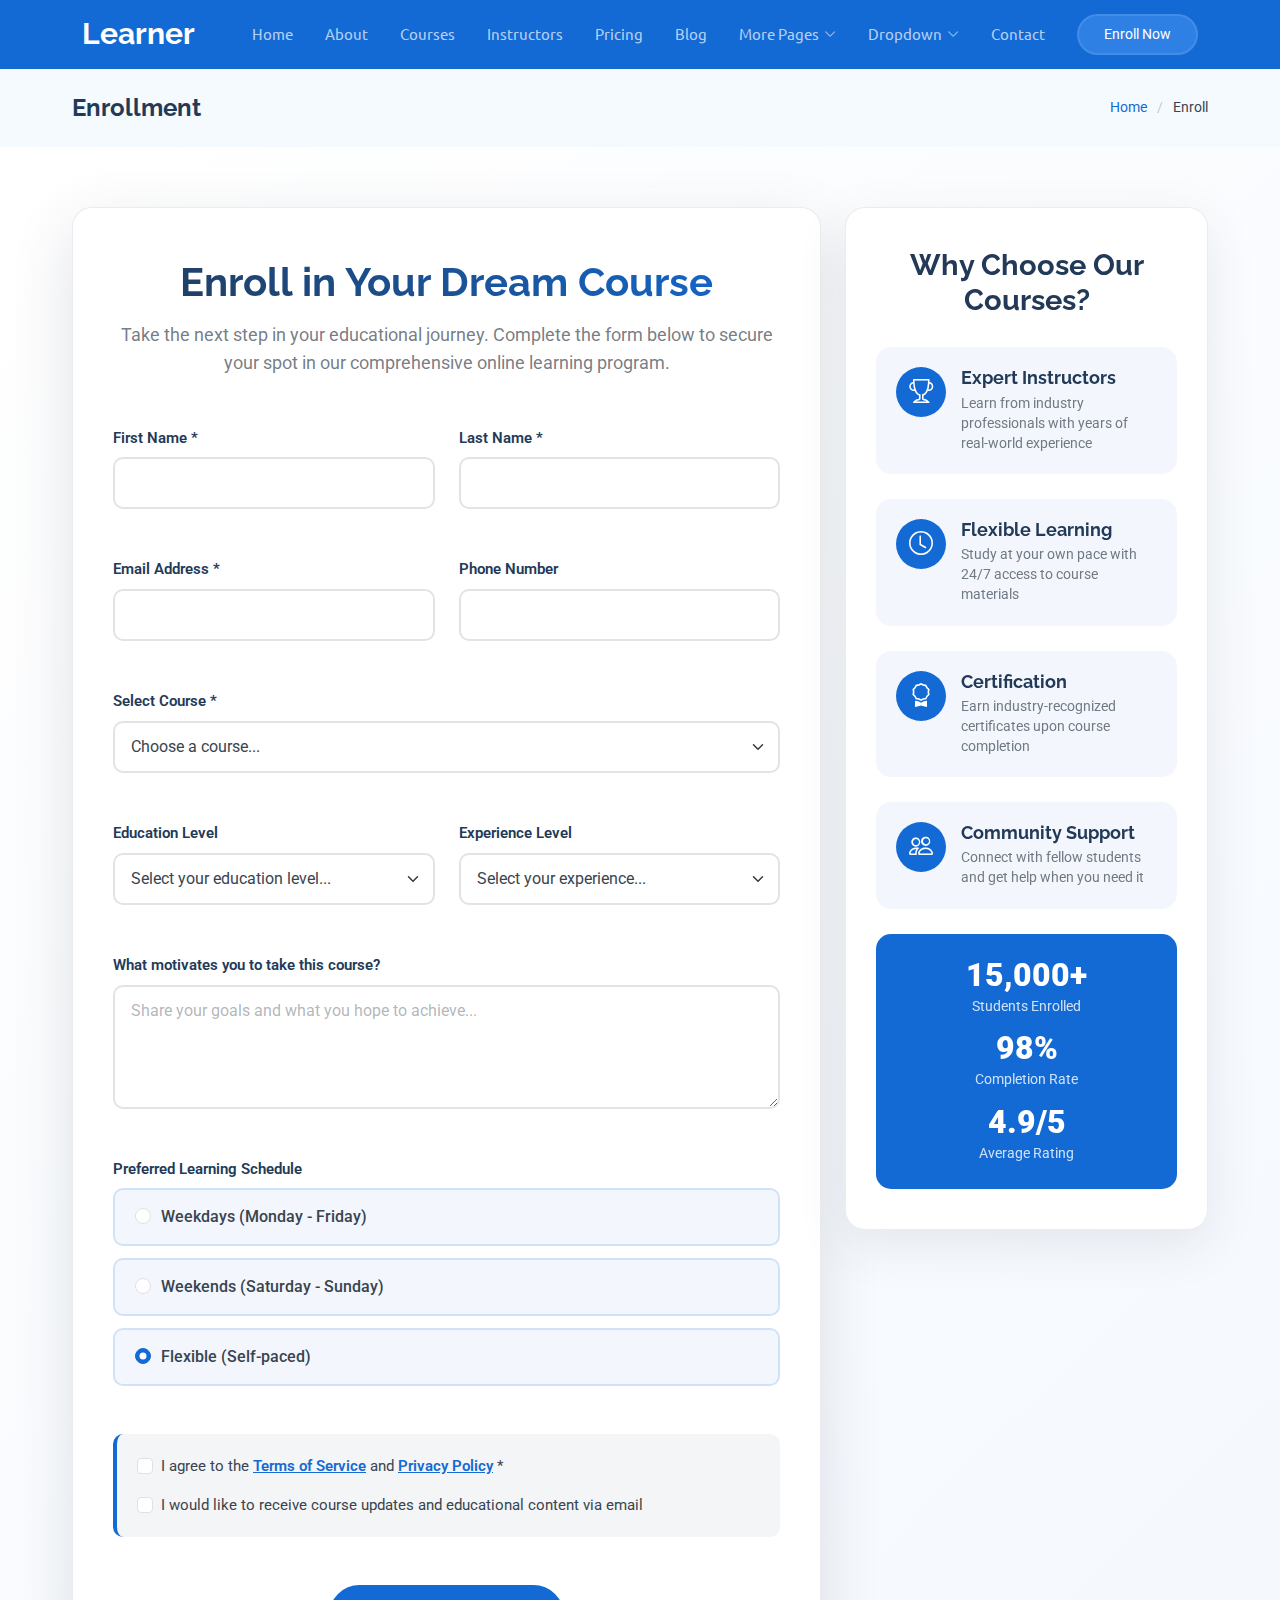
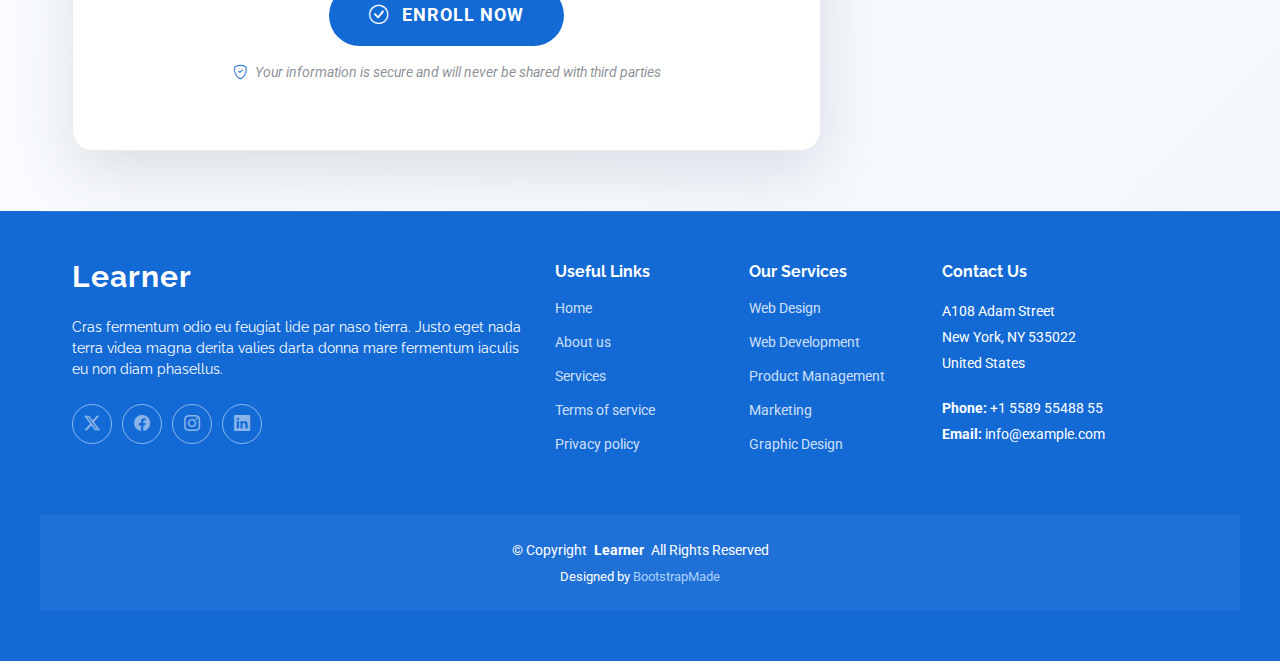
<file: enroll.html>
<!DOCTYPE html>
<html lang="en">

<head>
  <meta charset="utf-8">
  <meta content="width=device-width, initial-scale=1.0" name="viewport">
  <title>Enroll - Learner Bootstrap Template</title>
  <meta name="description" content="">
  <meta name="keywords" content="">

  <!-- Favicons -->
  <link href="assets/img/favicon.png" rel="icon">
  <link href="assets/img/apple-touch-icon.png" rel="apple-touch-icon">

  <!-- Fonts -->
  <link href="https://fonts.googleapis.com" rel="preconnect">
  <link href="https://fonts.gstatic.com" rel="preconnect" crossorigin>
  <link href="https://fonts.googleapis.com/css2?family=Roboto:ital,wght@0,100;0,300;0,400;0,500;0,700;0,900;1,100;1,300;1,400;1,500;1,700;1,900&family=Raleway:ital,wght@0,100;0,200;0,300;0,400;0,500;0,600;0,700;0,800;0,900;1,100;1,200;1,300;1,400;1,500;1,600;1,700;1,800;1,900&family=Ubuntu:ital,wght@0,300;0,400;0,500;0,700;1,300;1,400;1,500;1,700&display=swap" rel="stylesheet">

  <!-- Vendor CSS Files -->
  <link href="assets/vendor/bootstrap/css/bootstrap.min.css" rel="stylesheet">
  <link href="assets/vendor/bootstrap-icons/bootstrap-icons.css" rel="stylesheet">
  <link href="assets/vendor/aos/aos.css" rel="stylesheet">
  <link href="assets/vendor/swiper/swiper-bundle.min.css" rel="stylesheet">

  <!-- Main CSS File -->
  <link href="assets/css/main.css" rel="stylesheet">

  <!-- =======================================================
  * Template Name: Learner
  * Template URL: https://bootstrapmade.com/learner-bootstrap-course-template/
  * Updated: Jul 08 2025 with Bootstrap v5.3.7
  * Author: BootstrapMade.com
  * License: https://bootstrapmade.com/license/
  ======================================================== -->
</head>

<body class="enroll-page">

  <header id="header" class="header d-flex align-items-center sticky-top">
    <div class="container-fluid container-xl position-relative d-flex align-items-center">

      <a href="index.html" class="logo d-flex align-items-center me-auto">
        <!-- Uncomment the line below if you also wish to use an image logo -->
        <!-- <img src="assets/img/logo.webp" alt=""> -->
        <h1 class="sitename">Learner</h1>
      </a>

      <nav id="navmenu" class="navmenu">
        <ul>
          <li><a href="index.html">Home</a></li>
          <li><a href="about.html">About</a></li>
          <li><a href="courses.html">Courses</a></li>
          <li><a href="instructors.html">Instructors</a></li>
          <li><a href="pricing.html">Pricing</a></li>
          <li><a href="blog.html">Blog</a></li>
          <li class="dropdown"><a href="#"><span>More Pages</span> <i class="bi bi-chevron-down toggle-dropdown"></i></a>
            <ul>
              <li><a href="course-details.html">Course Details</a></li>
              <li><a href="instructor-profile.html">Instructor Profile</a></li>
              <li><a href="events.html">Events</a></li>
              <li><a href="blog-details.html">Blog Details</a></li>
              <li><a href="terms.html">Terms</a></li>
              <li><a href="privacy.html">Privacy</a></li>
              <li><a href="404.html">404</a></li>
            </ul>
          </li>

          <li class="dropdown"><a href="#"><span>Dropdown</span> <i class="bi bi-chevron-down toggle-dropdown"></i></a>
            <ul>
              <li><a href="#">Dropdown 1</a></li>
              <li class="dropdown"><a href="#"><span>Deep Dropdown</span> <i class="bi bi-chevron-down toggle-dropdown"></i></a>
                <ul>
                  <li><a href="#">Deep Dropdown 1</a></li>
                  <li><a href="#">Deep Dropdown 2</a></li>
                  <li><a href="#">Deep Dropdown 3</a></li>
                  <li><a href="#">Deep Dropdown 4</a></li>
                  <li><a href="#">Deep Dropdown 5</a></li>
                </ul>
              </li>
              <li><a href="#">Dropdown 2</a></li>
              <li><a href="#">Dropdown 3</a></li>
              <li><a href="#">Dropdown 4</a></li>
            </ul>
          </li>
          <li><a href="contact.html">Contact</a></li>
        </ul>
        <i class="mobile-nav-toggle d-xl-none bi bi-list"></i>
      </nav>

      <a class="btn-getstarted" href="enroll.html">Enroll Now</a>

    </div>
  </header>

  <main class="main">

    <!-- Page Title -->
    <div class="page-title light-background">
      <div class="container d-lg-flex justify-content-between align-items-center">
        <h1 class="mb-2 mb-lg-0">Enrollment</h1>
        <nav class="breadcrumbs">
          <ol>
            <li><a href="index.html">Home</a></li>
            <li class="current">Enroll</li>
          </ol>
        </nav>
      </div>
    </div><!-- End Page Title -->

    <!-- Enroll Section -->
    <section id="enroll" class="enroll section">

      <div class="container" data-aos="fade-up" data-aos-delay="100">

        <div class="row">
          <div class="col-lg-8 mx-auto">
            <div class="enrollment-form-wrapper">

              <div class="enrollment-header text-center mb-5" data-aos="fade-up" data-aos-delay="200">
                <h2>Enroll in Your Dream Course</h2>
                <p>Take the next step in your educational journey. Complete the form below to secure your spot in our comprehensive online learning program.</p>
              </div>

              <form class="enrollment-form" data-aos="fade-up" data-aos-delay="300">

                <div class="row mb-4">
                  <div class="col-md-6">
                    <div class="form-group">
                      <label for="firstName" class="form-label">First Name *</label>
                      <input type="text" id="firstName" name="firstName" class="form-control" required="" autocomplete="given-name">
                    </div>
                  </div>
                  <div class="col-md-6">
                    <div class="form-group">
                      <label for="lastName" class="form-label">Last Name *</label>
                      <input type="text" id="lastName" name="lastName" class="form-control" required="" autocomplete="family-name">
                    </div>
                  </div>
                </div>

                <div class="row mb-4">
                  <div class="col-md-6">
                    <div class="form-group">
                      <label for="email" class="form-label">Email Address *</label>
                      <input type="email" id="email" name="email" class="form-control" required="" autocomplete="email">
                    </div>
                  </div>
                  <div class="col-md-6">
                    <div class="form-group">
                      <label for="phone" class="form-label">Phone Number</label>
                      <input type="tel" id="phone" name="phone" class="form-control" autocomplete="tel">
                    </div>
                  </div>
                </div>

                <div class="row mb-4">
                  <div class="col-12">
                    <div class="form-group">
                      <label for="course" class="form-label">Select Course *</label>
                      <select id="course" name="course" class="form-select" required="">
                        <option value="">Choose a course...</option>
                        <option value="web-development">Full Stack Web Development</option>
                        <option value="data-science">Data Science &amp; Analytics</option>
                        <option value="digital-marketing">Digital Marketing Mastery</option>
                        <option value="ui-ux-design">UI/UX Design Fundamentals</option>
                        <option value="cybersecurity">Cybersecurity Essentials</option>
                        <option value="mobile-development">Mobile App Development</option>
                      </select>
                    </div>
                  </div>
                </div>

                <div class="row mb-4">
                  <div class="col-md-6">
                    <div class="form-group">
                      <label for="education" class="form-label">Education Level</label>
                      <select id="education" name="education" class="form-select">
                        <option value="">Select your education level...</option>
                        <option value="high-school">High School</option>
                        <option value="associate">Associate Degree</option>
                        <option value="bachelor">Bachelor's Degree</option>
                        <option value="master">Master's Degree</option>
                        <option value="doctorate">Doctorate</option>
                        <option value="other">Other</option>
                      </select>
                    </div>
                  </div>
                  <div class="col-md-6">
                    <div class="form-group">
                      <label for="experience" class="form-label">Experience Level</label>
                      <select id="experience" name="experience" class="form-select">
                        <option value="">Select your experience...</option>
                        <option value="beginner">Beginner</option>
                        <option value="intermediate">Intermediate</option>
                        <option value="advanced">Advanced</option>
                        <option value="expert">Expert</option>
                      </select>
                    </div>
                  </div>
                </div>

                <div class="row mb-4">
                  <div class="col-12">
                    <div class="form-group">
                      <label for="motivation" class="form-label">What motivates you to take this course?</label>
                      <textarea id="motivation" name="motivation" class="form-control" rows="4" placeholder="Share your goals and what you hope to achieve..."></textarea>
                    </div>
                  </div>
                </div>

                <div class="row mb-4">
                  <div class="col-12">
                    <div class="form-group">
                      <label class="form-label">Preferred Learning Schedule</label>
                      <div class="schedule-options">
                        <div class="form-check">
                          <input class="form-check-input" type="radio" name="schedule" id="weekdays" value="weekdays">
                          <label class="form-check-label" for="weekdays">
                            Weekdays (Monday - Friday)
                          </label>
                        </div>
                        <div class="form-check">
                          <input class="form-check-input" type="radio" name="schedule" id="weekends" value="weekends">
                          <label class="form-check-label" for="weekends">
                            Weekends (Saturday - Sunday)
                          </label>
                        </div>
                        <div class="form-check">
                          <input class="form-check-input" type="radio" name="schedule" id="flexible" value="flexible" checked="">
                          <label class="form-check-label" for="flexible">
                            Flexible (Self-paced)
                          </label>
                        </div>
                      </div>
                    </div>
                  </div>
                </div>

                <div class="row mb-4">
                  <div class="col-12">
                    <div class="form-group">
                      <div class="agreement-section">
                        <div class="form-check">
                          <input class="form-check-input" type="checkbox" id="terms" name="terms" required="">
                          <label class="form-check-label" for="terms">
                            I agree to the <a href="#">Terms of Service</a> and <a href="#">Privacy Policy</a> *
                          </label>
                        </div>
                        <div class="form-check">
                          <input class="form-check-input" type="checkbox" id="newsletter" name="newsletter">
                          <label class="form-check-label" for="newsletter">
                            I would like to receive course updates and educational content via email
                          </label>
                        </div>
                      </div>
                    </div>
                  </div>
                </div>

                <div class="row">
                  <div class="col-12 text-center">
                    <button type="submit" class="btn btn-enroll">
                      <i class="bi bi-check-circle me-2"></i>
                      Enroll Now
                    </button>
                    <p class="enrollment-note mt-3">
                      <i class="bi bi-shield-check"></i>
                      Your information is secure and will never be shared with third parties
                    </p>
                  </div>
                </div>

              </form>

            </div>
          </div><!-- End Form Column -->

          <div class="col-lg-4 d-none d-lg-block">
            <div class="enrollment-benefits" data-aos="fade-left" data-aos-delay="400">
              <h3>Why Choose Our Courses?</h3>
              <div class="benefit-item">
                <div class="benefit-icon">
                  <i class="bi bi-trophy"></i>
                </div>
                <div class="benefit-content">
                  <h4>Expert Instructors</h4>
                  <p>Learn from industry professionals with years of real-world experience</p>
                </div>
              </div><!-- End Benefit Item -->

              <div class="benefit-item">
                <div class="benefit-icon">
                  <i class="bi bi-clock"></i>
                </div>
                <div class="benefit-content">
                  <h4>Flexible Learning</h4>
                  <p>Study at your own pace with 24/7 access to course materials</p>
                </div>
              </div><!-- End Benefit Item -->

              <div class="benefit-item">
                <div class="benefit-icon">
                  <i class="bi bi-award"></i>
                </div>
                <div class="benefit-content">
                  <h4>Certification</h4>
                  <p>Earn industry-recognized certificates upon course completion</p>
                </div>
              </div><!-- End Benefit Item -->

              <div class="benefit-item">
                <div class="benefit-icon">
                  <i class="bi bi-people"></i>
                </div>
                <div class="benefit-content">
                  <h4>Community Support</h4>
                  <p>Connect with fellow students and get help when you need it</p>
                </div>
              </div><!-- End Benefit Item -->

              <div class="enrollment-stats mt-4">
                <div class="stat-item">
                  <span class="stat-number">15,000+</span>
                  <span class="stat-label">Students Enrolled</span>
                </div>
                <div class="stat-item">
                  <span class="stat-number">98%</span>
                  <span class="stat-label">Completion Rate</span>
                </div>
                <div class="stat-item">
                  <span class="stat-number">4.9/5</span>
                  <span class="stat-label">Average Rating</span>
                </div>
              </div><!-- End Stats -->

            </div>
          </div><!-- End Benefits Column -->

        </div>

      </div>

    </section><!-- /Enroll Section -->

  </main>

  <footer id="footer" class="footer accent-background">

    <div class="container footer-top">
      <div class="row gy-4">
        <div class="col-lg-5 col-md-12 footer-about">
          <a href="index.html" class="logo d-flex align-items-center">
            <span class="sitename">Learner</span>
          </a>
          <p>Cras fermentum odio eu feugiat lide par naso tierra. Justo eget nada terra videa magna derita valies darta donna mare fermentum iaculis eu non diam phasellus.</p>
          <div class="social-links d-flex mt-4">
            <a href=""><i class="bi bi-twitter-x"></i></a>
            <a href=""><i class="bi bi-facebook"></i></a>
            <a href=""><i class="bi bi-instagram"></i></a>
            <a href=""><i class="bi bi-linkedin"></i></a>
          </div>
        </div>

        <div class="col-lg-2 col-6 footer-links">
          <h4>Useful Links</h4>
          <ul>
            <li><a href="#">Home</a></li>
            <li><a href="#">About us</a></li>
            <li><a href="#">Services</a></li>
            <li><a href="#">Terms of service</a></li>
            <li><a href="#">Privacy policy</a></li>
          </ul>
        </div>

        <div class="col-lg-2 col-6 footer-links">
          <h4>Our Services</h4>
          <ul>
            <li><a href="#">Web Design</a></li>
            <li><a href="#">Web Development</a></li>
            <li><a href="#">Product Management</a></li>
            <li><a href="#">Marketing</a></li>
            <li><a href="#">Graphic Design</a></li>
          </ul>
        </div>

        <div class="col-lg-3 col-md-12 footer-contact text-center text-md-start">
          <h4>Contact Us</h4>
          <p>A108 Adam Street</p>
          <p>New York, NY 535022</p>
          <p>United States</p>
          <p class="mt-4"><strong>Phone:</strong> <span>+1 5589 55488 55</span></p>
          <p><strong>Email:</strong> <span>info@example.com</span></p>
        </div>

      </div>
    </div>

    <div class="container copyright text-center mt-4">
      <p>© <span>Copyright</span> <strong class="px-1 sitename">Learner</strong> <span>All Rights Reserved</span></p>
      <div class="credits">
        <!-- All the links in the footer should remain intact. -->
        <!-- You can delete the links only if you've purchased the pro version. -->
        <!-- Licensing information: https://bootstrapmade.com/license/ -->
        <!-- Purchase the pro version with working PHP/AJAX contact form: [buy-url] -->
        Designed by <a href="https://bootstrapmade.com/">BootstrapMade</a>
      </div>
    </div>

  </footer>

  <!-- Scroll Top -->
  <a href="#" id="scroll-top" class="scroll-top d-flex align-items-center justify-content-center"><i class="bi bi-arrow-up-short"></i></a>

  <!-- Preloader -->
  <div id="preloader"></div>

  <!-- Vendor JS Files -->
  <script src="assets/vendor/bootstrap/js/bootstrap.bundle.min.js"></script>
  <script src="assets/vendor/php-email-form/validate.js"></script>
  <script src="assets/vendor/aos/aos.js"></script>
  <script src="assets/vendor/purecounter/purecounter_vanilla.js"></script>
  <script src="assets/vendor/swiper/swiper-bundle.min.js"></script>

  <!-- Main JS File -->
  <script src="assets/js/main.js"></script>

</body>

</html>
</file>
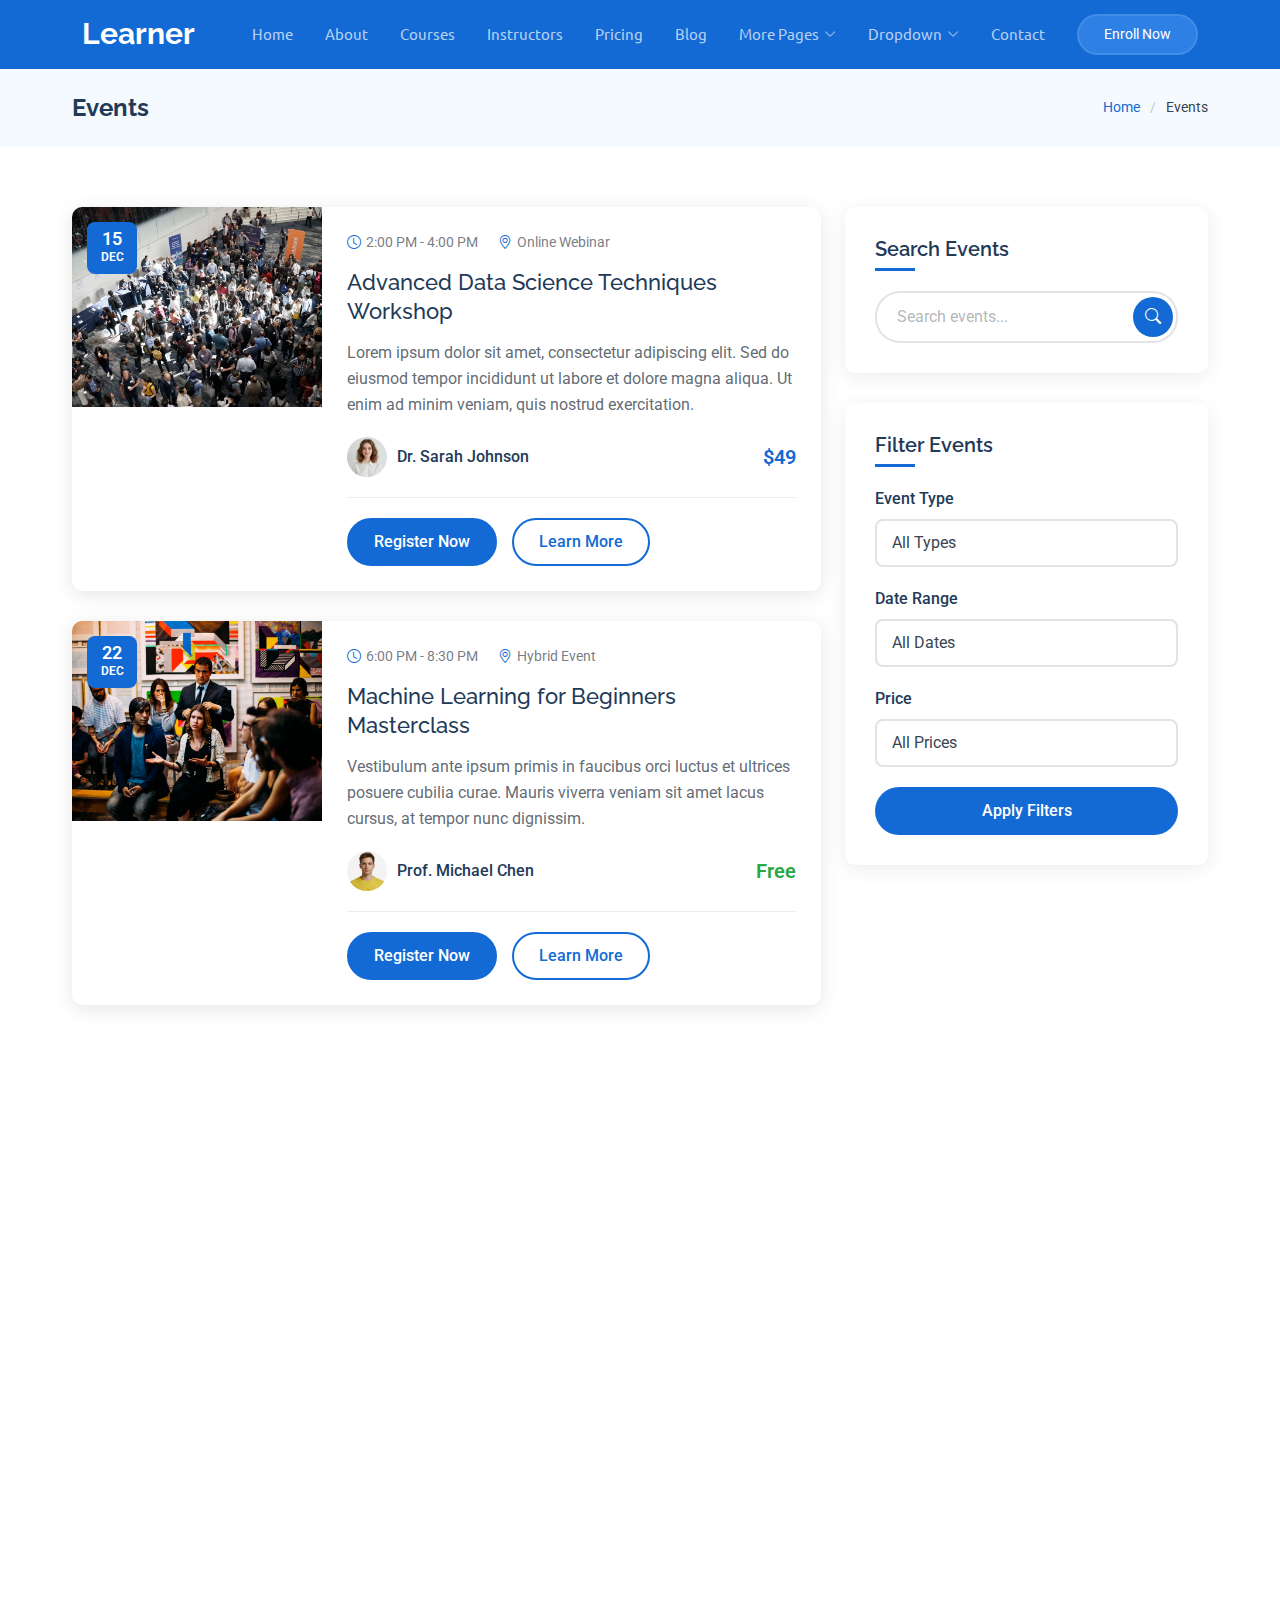
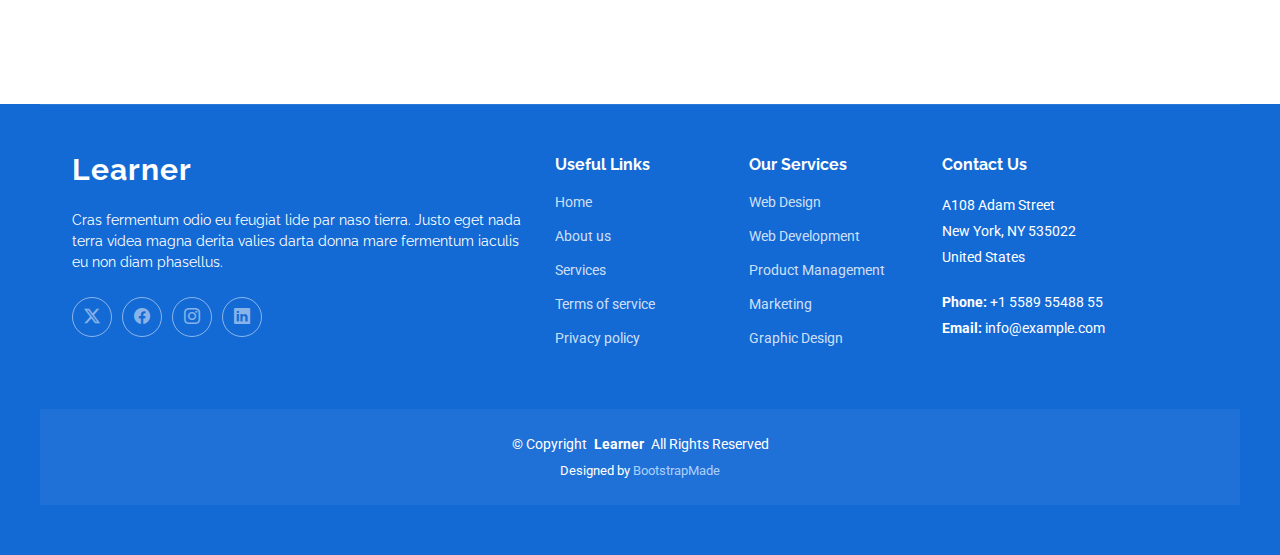
<file: events.html>
<!DOCTYPE html>
<html lang="en">

<head>
  <meta charset="utf-8">
  <meta content="width=device-width, initial-scale=1.0" name="viewport">
  <title>Events - Learner Bootstrap Template</title>
  <meta name="description" content="">
  <meta name="keywords" content="">

  <!-- Favicons -->
  <link href="assets/img/favicon.png" rel="icon">
  <link href="assets/img/apple-touch-icon.png" rel="apple-touch-icon">

  <!-- Fonts -->
  <link href="https://fonts.googleapis.com" rel="preconnect">
  <link href="https://fonts.gstatic.com" rel="preconnect" crossorigin>
  <link href="https://fonts.googleapis.com/css2?family=Roboto:ital,wght@0,100;0,300;0,400;0,500;0,700;0,900;1,100;1,300;1,400;1,500;1,700;1,900&family=Raleway:ital,wght@0,100;0,200;0,300;0,400;0,500;0,600;0,700;0,800;0,900;1,100;1,200;1,300;1,400;1,500;1,600;1,700;1,800;1,900&family=Ubuntu:ital,wght@0,300;0,400;0,500;0,700;1,300;1,400;1,500;1,700&display=swap" rel="stylesheet">

  <!-- Vendor CSS Files -->
  <link href="assets/vendor/bootstrap/css/bootstrap.min.css" rel="stylesheet">
  <link href="assets/vendor/bootstrap-icons/bootstrap-icons.css" rel="stylesheet">
  <link href="assets/vendor/aos/aos.css" rel="stylesheet">
  <link href="assets/vendor/swiper/swiper-bundle.min.css" rel="stylesheet">

  <!-- Main CSS File -->
  <link href="assets/css/main.css" rel="stylesheet">

  <!-- =======================================================
  * Template Name: Learner
  * Template URL: https://bootstrapmade.com/learner-bootstrap-course-template/
  * Updated: Jul 08 2025 with Bootstrap v5.3.7
  * Author: BootstrapMade.com
  * License: https://bootstrapmade.com/license/
  ======================================================== -->
</head>

<body class="events-page">

  <header id="header" class="header d-flex align-items-center sticky-top">
    <div class="container-fluid container-xl position-relative d-flex align-items-center">

      <a href="index.html" class="logo d-flex align-items-center me-auto">
        <!-- Uncomment the line below if you also wish to use an image logo -->
        <!-- <img src="assets/img/logo.webp" alt=""> -->
        <h1 class="sitename">Learner</h1>
      </a>

      <nav id="navmenu" class="navmenu">
        <ul>
          <li><a href="index.html">Home</a></li>
          <li><a href="about.html">About</a></li>
          <li><a href="courses.html">Courses</a></li>
          <li><a href="instructors.html">Instructors</a></li>
          <li><a href="pricing.html">Pricing</a></li>
          <li><a href="blog.html">Blog</a></li>
          <li class="dropdown"><a href="#"><span>More Pages</span> <i class="bi bi-chevron-down toggle-dropdown"></i></a>
            <ul>
              <li><a href="course-details.html">Course Details</a></li>
              <li><a href="instructor-profile.html">Instructor Profile</a></li>
              <li><a href="events.html" class="active">Events</a></li>
              <li><a href="blog-details.html">Blog Details</a></li>
              <li><a href="terms.html">Terms</a></li>
              <li><a href="privacy.html">Privacy</a></li>
              <li><a href="404.html">404</a></li>
            </ul>
          </li>

          <li class="dropdown"><a href="#"><span>Dropdown</span> <i class="bi bi-chevron-down toggle-dropdown"></i></a>
            <ul>
              <li><a href="#">Dropdown 1</a></li>
              <li class="dropdown"><a href="#"><span>Deep Dropdown</span> <i class="bi bi-chevron-down toggle-dropdown"></i></a>
                <ul>
                  <li><a href="#">Deep Dropdown 1</a></li>
                  <li><a href="#">Deep Dropdown 2</a></li>
                  <li><a href="#">Deep Dropdown 3</a></li>
                  <li><a href="#">Deep Dropdown 4</a></li>
                  <li><a href="#">Deep Dropdown 5</a></li>
                </ul>
              </li>
              <li><a href="#">Dropdown 2</a></li>
              <li><a href="#">Dropdown 3</a></li>
              <li><a href="#">Dropdown 4</a></li>
            </ul>
          </li>
          <li><a href="contact.html">Contact</a></li>
        </ul>
        <i class="mobile-nav-toggle d-xl-none bi bi-list"></i>
      </nav>

      <a class="btn-getstarted" href="enroll.html">Enroll Now</a>

    </div>
  </header>

  <main class="main">

    <!-- Page Title -->
    <div class="page-title light-background">
      <div class="container d-lg-flex justify-content-between align-items-center">
        <h1 class="mb-2 mb-lg-0">Events</h1>
        <nav class="breadcrumbs">
          <ol>
            <li><a href="index.html">Home</a></li>
            <li class="current">Events</li>
          </ol>
        </nav>
      </div>
    </div><!-- End Page Title -->

    <!-- Courses Events Section -->
    <section id="courses-events" class="courses-events section">

      <div class="container" data-aos="fade-up" data-aos-delay="100">

        <div class="row">

          <div class="col-lg-8">

            <!-- Event Item -->
            <article class="event-card" data-aos="fade-up" data-aos-delay="200">
              <div class="row g-0">
                <div class="col-md-4">
                  <div class="event-image">
                    <img src="assets/img/education/events-3.webp" class="img-fluid" alt="Event Image">
                    <div class="date-badge">
                      <span class="day">15</span>
                      <span class="month">Dec</span>
                    </div>
                  </div>
                </div>
                <div class="col-md-8">
                  <div class="event-content">
                    <div class="event-meta">
                      <span class="time"><i class="bi bi-clock"></i> 2:00 PM - 4:00 PM</span>
                      <span class="location"><i class="bi bi-geo-alt"></i> Online Webinar</span>
                    </div>
                    <h3 class="event-title">
                      <a href="#">Advanced Data Science Techniques Workshop</a>
                    </h3>
                    <p class="event-description">Lorem ipsum dolor sit amet, consectetur adipiscing elit. Sed do eiusmod tempor incididunt ut labore et dolore magna aliqua. Ut enim ad minim veniam, quis nostrud exercitation.</p>
                    <div class="event-footer">
                      <div class="instructor">
                        <img src="assets/img/person/person-f-8.webp" alt="Instructor" class="instructor-avatar">
                        <span>Dr. Sarah Johnson</span>
                      </div>
                      <div class="event-price">
                        <span class="price">$49</span>
                      </div>
                    </div>
                    <div class="event-actions">
                      <a href="#" class="btn btn-primary">Register Now</a>
                      <a href="#" class="btn btn-outline">Learn More</a>
                    </div>
                  </div>
                </div>
              </div>
            </article><!-- End Event Item -->

            <!-- Event Item -->
            <article class="event-card" data-aos="fade-up" data-aos-delay="300">
              <div class="row g-0">
                <div class="col-md-4">
                  <div class="event-image">
                    <img src="assets/img/education/events-7.webp" class="img-fluid" alt="Event Image">
                    <div class="date-badge">
                      <span class="day">22</span>
                      <span class="month">Dec</span>
                    </div>
                  </div>
                </div>
                <div class="col-md-8">
                  <div class="event-content">
                    <div class="event-meta">
                      <span class="time"><i class="bi bi-clock"></i> 6:00 PM - 8:30 PM</span>
                      <span class="location"><i class="bi bi-geo-alt"></i> Hybrid Event</span>
                    </div>
                    <h3 class="event-title">
                      <a href="#">Machine Learning for Beginners Masterclass</a>
                    </h3>
                    <p class="event-description">Vestibulum ante ipsum primis in faucibus orci luctus et ultrices posuere cubilia curae. Mauris viverra veniam sit amet lacus cursus, at tempor nunc dignissim.</p>
                    <div class="event-footer">
                      <div class="instructor">
                        <img src="assets/img/person/person-m-12.webp" alt="Instructor" class="instructor-avatar">
                        <span>Prof. Michael Chen</span>
                      </div>
                      <div class="event-price">
                        <span class="price free">Free</span>
                      </div>
                    </div>
                    <div class="event-actions">
                      <a href="#" class="btn btn-primary">Register Now</a>
                      <a href="#" class="btn btn-outline">Learn More</a>
                    </div>
                  </div>
                </div>
              </div>
            </article><!-- End Event Item -->

            <!-- Event Item -->
            <article class="event-card" data-aos="fade-up" data-aos-delay="400">
              <div class="row g-0">
                <div class="col-md-4">
                  <div class="event-image">
                    <img src="assets/img/education/events-5.webp" class="img-fluid" alt="Event Image">
                    <div class="date-badge">
                      <span class="day">28</span>
                      <span class="month">Dec</span>
                    </div>
                  </div>
                </div>
                <div class="col-md-8">
                  <div class="event-content">
                    <div class="event-meta">
                      <span class="time"><i class="bi bi-clock"></i> 10:00 AM - 12:00 PM</span>
                      <span class="location"><i class="bi bi-geo-alt"></i> Online Platform</span>
                    </div>
                    <h3 class="event-title">
                      <a href="#">Web Development Career Summit</a>
                    </h3>
                    <p class="event-description">Nulla facilisi morbi tempus iaculis urna id volutpat lacus laoreet. Dignissim convallis aenean et tortor at risus viverra adipiscing at.</p>
                    <div class="event-footer">
                      <div class="instructor">
                        <img src="assets/img/person/person-f-3.webp" alt="Instructor" class="instructor-avatar">
                        <span>Emily Rodriguez</span>
                      </div>
                      <div class="event-price">
                        <span class="price">$75</span>
                      </div>
                    </div>
                    <div class="event-actions">
                      <a href="#" class="btn btn-primary">Register Now</a>
                      <a href="#" class="btn btn-outline">Learn More</a>
                    </div>
                  </div>
                </div>
              </div>
            </article><!-- End Event Item -->

            <!-- Pagination -->
            <nav class="pagination-wrapper" data-aos="fade-up" data-aos-delay="500">
              <ul class="pagination justify-content-center">
                <li class="page-item disabled">
                  <a class="page-link" href="#"><i class="bi bi-chevron-left"></i></a>
                </li>
                <li class="page-item active">
                  <a class="page-link" href="#">1</a>
                </li>
                <li class="page-item">
                  <a class="page-link" href="#">2</a>
                </li>
                <li class="page-item">
                  <a class="page-link" href="#">3</a>
                </li>
                <li class="page-item">
                  <a class="page-link" href="#"><i class="bi bi-chevron-right"></i></a>
                </li>
              </ul>
            </nav>

          </div>

          <!-- Sidebar -->
          <div class="col-lg-4">

            <!-- Search Widget -->
            <div class="sidebar-widget search-widget" data-aos="fade-up" data-aos-delay="200">
              <h4 class="widget-title">Search Events</h4>
              <form class="search-form">
                <input type="text" placeholder="Search events..." class="form-control">
                <button type="submit" class="search-btn">
                  <i class="bi bi-search"></i>
                </button>
              </form>
            </div><!-- End Search Widget -->

            <!-- Filter Widget -->
            <div class="sidebar-widget filter-widget" data-aos="fade-up" data-aos-delay="300">
              <h4 class="widget-title">Filter Events</h4>
              <div class="filter-content">
                <div class="filter-group">
                  <label class="filter-label">Event Type</label>
                  <select class="form-select">
                    <option value="">All Types</option>
                    <option value="webinar">Webinar</option>
                    <option value="workshop">Workshop</option>
                    <option value="conference">Conference</option>
                    <option value="masterclass">Masterclass</option>
                  </select>
                </div>
                <div class="filter-group">
                  <label class="filter-label">Date Range</label>
                  <select class="form-select">
                    <option value="">All Dates</option>
                    <option value="today">Today</option>
                    <option value="week">This Week</option>
                    <option value="month">This Month</option>
                    <option value="quarter">Next 3 Months</option>
                  </select>
                </div>
                <div class="filter-group">
                  <label class="filter-label">Price</label>
                  <select class="form-select">
                    <option value="">All Prices</option>
                    <option value="free">Free</option>
                    <option value="paid">Paid</option>
                  </select>
                </div>
                <button class="btn btn-primary filter-apply-btn">Apply Filters</button>
              </div>
            </div><!-- End Filter Widget -->

            <!-- Upcoming Events Widget -->
            <div class="sidebar-widget upcoming-widget" data-aos="fade-up" data-aos-delay="400">
              <h4 class="widget-title">Upcoming Events</h4>
              <div class="upcoming-list">

                <div class="upcoming-item">
                  <div class="upcoming-date">
                    <span class="day">18</span>
                    <span class="month">Dec</span>
                  </div>
                  <div class="upcoming-content">
                    <h5 class="upcoming-title">
                      <a href="#">Python Programming Bootcamp</a>
                    </h5>
                    <div class="upcoming-meta">
                      <span class="time"><i class="bi bi-clock"></i> 3:00 PM</span>
                      <span class="price">$95</span>
                    </div>
                  </div>
                </div>

                <div class="upcoming-item">
                  <div class="upcoming-date">
                    <span class="day">25</span>
                    <span class="month">Dec</span>
                  </div>
                  <div class="upcoming-content">
                    <h5 class="upcoming-title">
                      <a href="#">Digital Marketing Strategies</a>
                    </h5>
                    <div class="upcoming-meta">
                      <span class="time"><i class="bi bi-clock"></i> 7:00 PM</span>
                      <span class="price free">Free</span>
                    </div>
                  </div>
                </div>

                <div class="upcoming-item">
                  <div class="upcoming-date">
                    <span class="day">02</span>
                    <span class="month">Jan</span>
                  </div>
                  <div class="upcoming-content">
                    <h5 class="upcoming-title">
                      <a href="#">UX Design Fundamentals</a>
                    </h5>
                    <div class="upcoming-meta">
                      <span class="time"><i class="bi bi-clock"></i> 1:00 PM</span>
                      <span class="price">$125</span>
                    </div>
                  </div>
                </div>

              </div>
            </div><!-- End Upcoming Events Widget -->

            <!-- Newsletter Widget -->
            <div class="sidebar-widget newsletter-widget" data-aos="fade-up" data-aos-delay="500">
              <h4 class="widget-title">Stay Updated</h4>
              <p>Subscribe to our newsletter and never miss important events and course announcements.</p>
              <form action="forms/newsletter.php" method="post" class="php-email-form newsletter-form">
                <input type="email" name="email" placeholder="Your email address" required="">
                <button type="submit">Subscribe</button>
                <div class="loading">Loading</div>
                <div class="error-message"></div>
                <div class="sent-message">Your subscription request has been sent. Thank you!</div>
              </form>
            </div><!-- End Newsletter Widget -->

          </div>

        </div>

      </div>

    </section><!-- /Courses Events Section -->

  </main>

  <footer id="footer" class="footer accent-background">

    <div class="container footer-top">
      <div class="row gy-4">
        <div class="col-lg-5 col-md-12 footer-about">
          <a href="index.html" class="logo d-flex align-items-center">
            <span class="sitename">Learner</span>
          </a>
          <p>Cras fermentum odio eu feugiat lide par naso tierra. Justo eget nada terra videa magna derita valies darta donna mare fermentum iaculis eu non diam phasellus.</p>
          <div class="social-links d-flex mt-4">
            <a href=""><i class="bi bi-twitter-x"></i></a>
            <a href=""><i class="bi bi-facebook"></i></a>
            <a href=""><i class="bi bi-instagram"></i></a>
            <a href=""><i class="bi bi-linkedin"></i></a>
          </div>
        </div>

        <div class="col-lg-2 col-6 footer-links">
          <h4>Useful Links</h4>
          <ul>
            <li><a href="#">Home</a></li>
            <li><a href="#">About us</a></li>
            <li><a href="#">Services</a></li>
            <li><a href="#">Terms of service</a></li>
            <li><a href="#">Privacy policy</a></li>
          </ul>
        </div>

        <div class="col-lg-2 col-6 footer-links">
          <h4>Our Services</h4>
          <ul>
            <li><a href="#">Web Design</a></li>
            <li><a href="#">Web Development</a></li>
            <li><a href="#">Product Management</a></li>
            <li><a href="#">Marketing</a></li>
            <li><a href="#">Graphic Design</a></li>
          </ul>
        </div>

        <div class="col-lg-3 col-md-12 footer-contact text-center text-md-start">
          <h4>Contact Us</h4>
          <p>A108 Adam Street</p>
          <p>New York, NY 535022</p>
          <p>United States</p>
          <p class="mt-4"><strong>Phone:</strong> <span>+1 5589 55488 55</span></p>
          <p><strong>Email:</strong> <span>info@example.com</span></p>
        </div>

      </div>
    </div>

    <div class="container copyright text-center mt-4">
      <p>© <span>Copyright</span> <strong class="px-1 sitename">Learner</strong> <span>All Rights Reserved</span></p>
      <div class="credits">
        <!-- All the links in the footer should remain intact. -->
        <!-- You can delete the links only if you've purchased the pro version. -->
        <!-- Licensing information: https://bootstrapmade.com/license/ -->
        <!-- Purchase the pro version with working PHP/AJAX contact form: [buy-url] -->
        Designed by <a href="https://bootstrapmade.com/">BootstrapMade</a>
      </div>
    </div>

  </footer>

  <!-- Scroll Top -->
  <a href="#" id="scroll-top" class="scroll-top d-flex align-items-center justify-content-center"><i class="bi bi-arrow-up-short"></i></a>

  <!-- Preloader -->
  <div id="preloader"></div>

  <!-- Vendor JS Files -->
  <script src="assets/vendor/bootstrap/js/bootstrap.bundle.min.js"></script>
  <script src="assets/vendor/php-email-form/validate.js"></script>
  <script src="assets/vendor/aos/aos.js"></script>
  <script src="assets/vendor/purecounter/purecounter_vanilla.js"></script>
  <script src="assets/vendor/swiper/swiper-bundle.min.js"></script>

  <!-- Main JS File -->
  <script src="assets/js/main.js"></script>

</body>

</html>
</file>
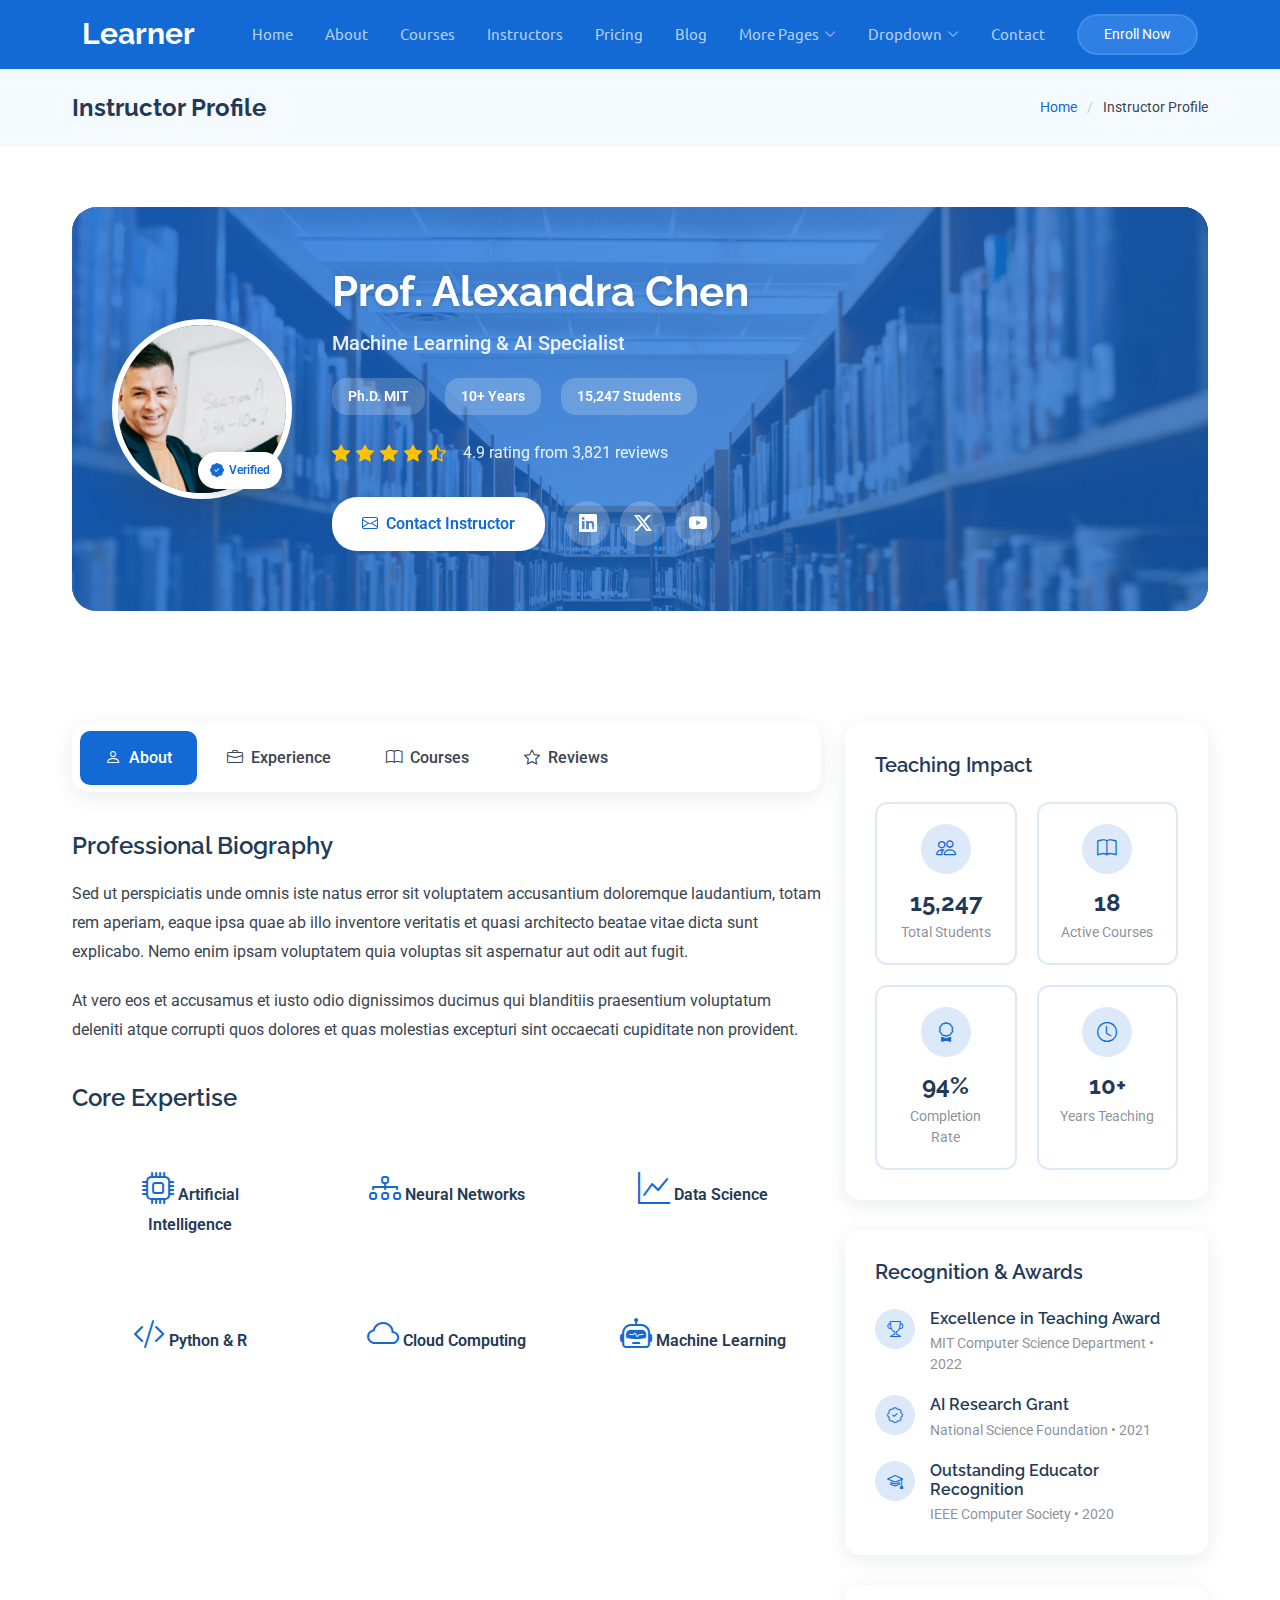
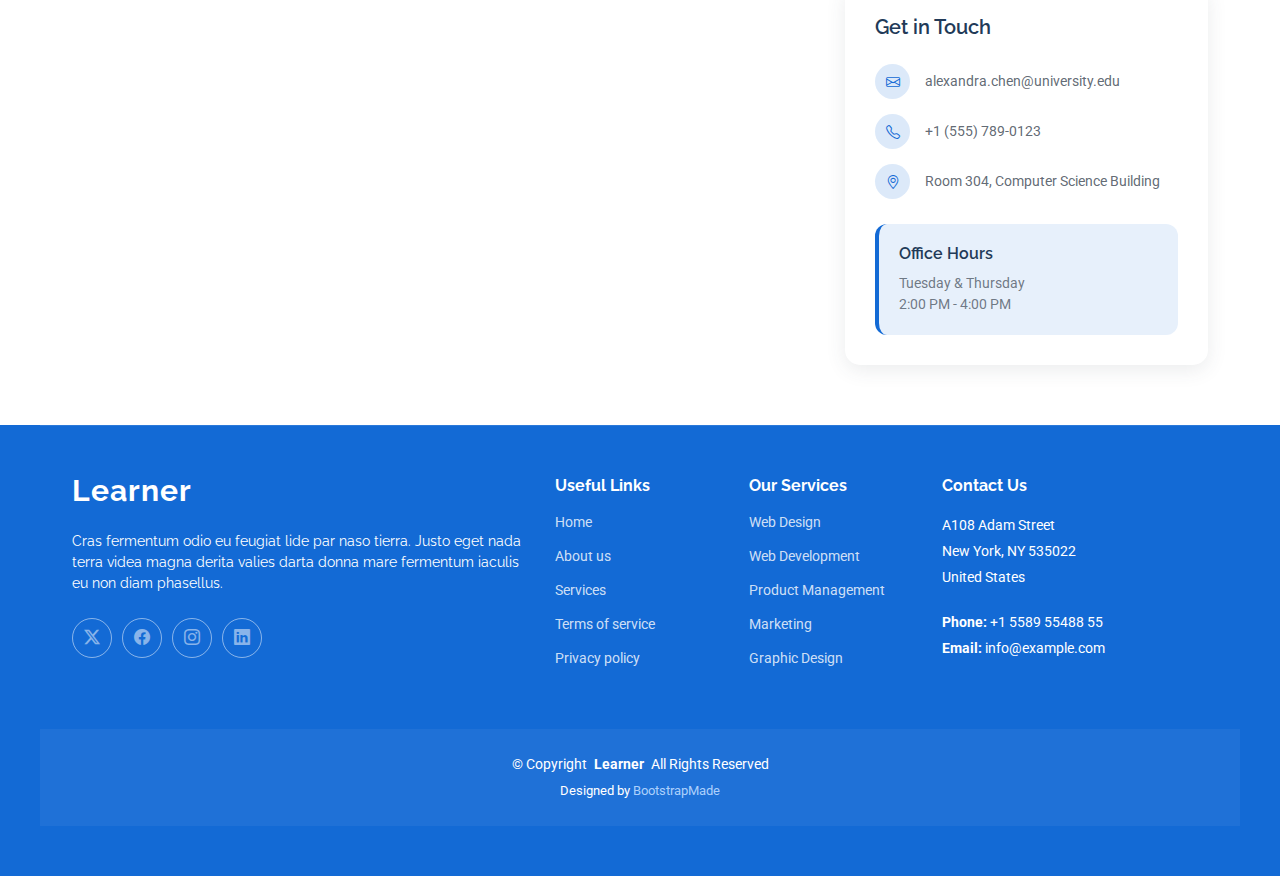
<file: instructor-profile.html>
<!DOCTYPE html>
<html lang="en">

<head>
  <meta charset="utf-8">
  <meta content="width=device-width, initial-scale=1.0" name="viewport">
  <title>Instructor Profile - Learner Bootstrap Template</title>
  <meta name="description" content="">
  <meta name="keywords" content="">

  <!-- Favicons -->
  <link href="assets/img/favicon.png" rel="icon">
  <link href="assets/img/apple-touch-icon.png" rel="apple-touch-icon">

  <!-- Fonts -->
  <link href="https://fonts.googleapis.com" rel="preconnect">
  <link href="https://fonts.gstatic.com" rel="preconnect" crossorigin>
  <link href="https://fonts.googleapis.com/css2?family=Roboto:ital,wght@0,100;0,300;0,400;0,500;0,700;0,900;1,100;1,300;1,400;1,500;1,700;1,900&family=Raleway:ital,wght@0,100;0,200;0,300;0,400;0,500;0,600;0,700;0,800;0,900;1,100;1,200;1,300;1,400;1,500;1,600;1,700;1,800;1,900&family=Ubuntu:ital,wght@0,300;0,400;0,500;0,700;1,300;1,400;1,500;1,700&display=swap" rel="stylesheet">

  <!-- Vendor CSS Files -->
  <link href="assets/vendor/bootstrap/css/bootstrap.min.css" rel="stylesheet">
  <link href="assets/vendor/bootstrap-icons/bootstrap-icons.css" rel="stylesheet">
  <link href="assets/vendor/aos/aos.css" rel="stylesheet">
  <link href="assets/vendor/swiper/swiper-bundle.min.css" rel="stylesheet">

  <!-- Main CSS File -->
  <link href="assets/css/main.css" rel="stylesheet">

  <!-- =======================================================
  * Template Name: Learner
  * Template URL: https://bootstrapmade.com/learner-bootstrap-course-template/
  * Updated: Jul 08 2025 with Bootstrap v5.3.7
  * Author: BootstrapMade.com
  * License: https://bootstrapmade.com/license/
  ======================================================== -->
</head>

<body class="instructor-profile-page">

  <header id="header" class="header d-flex align-items-center sticky-top">
    <div class="container-fluid container-xl position-relative d-flex align-items-center">

      <a href="index.html" class="logo d-flex align-items-center me-auto">
        <!-- Uncomment the line below if you also wish to use an image logo -->
        <!-- <img src="assets/img/logo.webp" alt=""> -->
        <h1 class="sitename">Learner</h1>
      </a>

      <nav id="navmenu" class="navmenu">
        <ul>
          <li><a href="index.html">Home</a></li>
          <li><a href="about.html">About</a></li>
          <li><a href="courses.html">Courses</a></li>
          <li><a href="instructors.html">Instructors</a></li>
          <li><a href="pricing.html">Pricing</a></li>
          <li><a href="blog.html">Blog</a></li>
          <li class="dropdown"><a href="#"><span>More Pages</span> <i class="bi bi-chevron-down toggle-dropdown"></i></a>
            <ul>
              <li><a href="course-details.html">Course Details</a></li>
              <li><a href="instructor-profile.html" class="active">Instructor Profile</a></li>
              <li><a href="events.html">Events</a></li>
              <li><a href="blog-details.html">Blog Details</a></li>
              <li><a href="terms.html">Terms</a></li>
              <li><a href="privacy.html">Privacy</a></li>
              <li><a href="404.html">404</a></li>
            </ul>
          </li>

          <li class="dropdown"><a href="#"><span>Dropdown</span> <i class="bi bi-chevron-down toggle-dropdown"></i></a>
            <ul>
              <li><a href="#">Dropdown 1</a></li>
              <li class="dropdown"><a href="#"><span>Deep Dropdown</span> <i class="bi bi-chevron-down toggle-dropdown"></i></a>
                <ul>
                  <li><a href="#">Deep Dropdown 1</a></li>
                  <li><a href="#">Deep Dropdown 2</a></li>
                  <li><a href="#">Deep Dropdown 3</a></li>
                  <li><a href="#">Deep Dropdown 4</a></li>
                  <li><a href="#">Deep Dropdown 5</a></li>
                </ul>
              </li>
              <li><a href="#">Dropdown 2</a></li>
              <li><a href="#">Dropdown 3</a></li>
              <li><a href="#">Dropdown 4</a></li>
            </ul>
          </li>
          <li><a href="contact.html">Contact</a></li>
        </ul>
        <i class="mobile-nav-toggle d-xl-none bi bi-list"></i>
      </nav>

      <a class="btn-getstarted" href="enroll.html">Enroll Now</a>

    </div>
  </header>

  <main class="main">

    <!-- Page Title -->
    <div class="page-title light-background">
      <div class="container d-lg-flex justify-content-between align-items-center">
        <h1 class="mb-2 mb-lg-0">Instructor Profile</h1>
        <nav class="breadcrumbs">
          <ol>
            <li><a href="index.html">Home</a></li>
            <li class="current">Instructor Profile</li>
          </ol>
        </nav>
      </div>
    </div><!-- End Page Title -->

    <!-- Instructor Profile Section -->
    <section id="instructor-profile" class="instructor-profile section">

      <div class="container" data-aos="fade-up" data-aos-delay="100">

        <div class="row">

          <div class="col-lg-12">
            <div class="instructor-hero-banner" data-aos="zoom-out" data-aos-delay="200">
              <div class="hero-background">
                <img src="assets/img/education/showcase-4.webp" alt="Background" class="img-fluid">
                <div class="hero-overlay"></div>
              </div>
              <div class="hero-content">
                <div class="instructor-avatar">
                  <img src="assets/img/education/teacher-7.webp" alt="Instructor" class="img-fluid">
                  <div class="status-badge">
                    <i class="bi bi-patch-check-fill"></i>
                    <span>Verified</span>
                  </div>
                </div>
                <div class="instructor-info">
                  <h2>Prof. Alexandra Chen</h2>
                  <p class="title">Machine Learning &amp; AI Specialist</p>
                  <div class="credentials">
                    <span class="credential">Ph.D. MIT</span>
                    <span class="credential">10+ Years</span>
                    <span class="credential">15,247 Students</span>
                  </div>
                  <div class="rating-overview">
                    <div class="stars">
                      <i class="bi bi-star-fill"></i>
                      <i class="bi bi-star-fill"></i>
                      <i class="bi bi-star-fill"></i>
                      <i class="bi bi-star-fill"></i>
                      <i class="bi bi-star-half"></i>
                    </div>
                    <span class="rating-text">4.9 rating from 3,821 reviews</span>
                  </div>
                  <div class="contact-actions">
                    <a href="#" class="btn-contact">
                      <i class="bi bi-envelope"></i>
                      Contact Instructor
                    </a>
                    <div class="social-media">
                      <a href="#"><i class="bi bi-linkedin"></i></a>
                      <a href="#"><i class="bi bi-twitter-x"></i></a>
                      <a href="#"><i class="bi bi-youtube"></i></a>
                    </div>
                  </div>
                </div>
              </div>
            </div>
          </div>

        </div>

        <div class="row gy-5 mt-4">

          <div class="col-lg-8">
            <div class="content-tabs" data-aos="fade-right" data-aos-delay="300">

              <ul class="nav nav-tabs custom-tabs" role="tablist">
                <li class="nav-item" role="presentation">
                  <button class="nav-link active" data-bs-toggle="tab" data-bs-target="#instructor-profile-about" type="button" role="tab">
                    <i class="bi bi-person"></i>
                    About
                  </button>
                </li>
                <li class="nav-item" role="presentation">
                  <button class="nav-link" data-bs-toggle="tab" data-bs-target="#instructor-profile-experience" type="button" role="tab">
                    <i class="bi bi-briefcase"></i>
                    Experience
                  </button>
                </li>
                <li class="nav-item" role="presentation">
                  <button class="nav-link" data-bs-toggle="tab" data-bs-target="#instructor-profile-courses" type="button" role="tab">
                    <i class="bi bi-book"></i>
                    Courses
                  </button>
                </li>
                <li class="nav-item" role="presentation">
                  <button class="nav-link" data-bs-toggle="tab" data-bs-target="#instructor-profile-reviews" type="button" role="tab">
                    <i class="bi bi-star"></i>
                    Reviews
                  </button>
                </li>
              </ul>

              <div class="tab-content custom-tab-content">

                <div class="tab-pane fade show active" id="instructor-profile-about" role="tabpanel">
                  <div class="about-content">
                    <div class="bio-section">
                      <h4>Professional Biography</h4>
                      <p>Sed ut perspiciatis unde omnis iste natus error sit voluptatem accusantium doloremque laudantium, totam rem aperiam, eaque ipsa quae ab illo inventore veritatis et quasi architecto beatae vitae dicta sunt explicabo. Nemo enim ipsam voluptatem quia voluptas sit aspernatur aut odit aut fugit.</p>
                      <p>At vero eos et accusamus et iusto odio dignissimos ducimus qui blanditiis praesentium voluptatum deleniti atque corrupti quos dolores et quas molestias excepturi sint occaecati cupiditate non provident.</p>
                    </div>

                    <div class="expertise-grid">
                      <h4>Core Expertise</h4>
                      <div class="skills-grid">
                        <div class="skill-item">
                          <i class="bi bi-cpu"></i>
                          <span>Artificial Intelligence</span>
                        </div>
                        <div class="skill-item">
                          <i class="bi bi-diagram-3"></i>
                          <span>Neural Networks</span>
                        </div>
                        <div class="skill-item">
                          <i class="bi bi-graph-up"></i>
                          <span>Data Science</span>
                        </div>
                        <div class="skill-item">
                          <i class="bi bi-code-slash"></i>
                          <span>Python &amp; R</span>
                        </div>
                        <div class="skill-item">
                          <i class="bi bi-cloud"></i>
                          <span>Cloud Computing</span>
                        </div>
                        <div class="skill-item">
                          <i class="bi bi-robot"></i>
                          <span>Machine Learning</span>
                        </div>
                      </div>
                    </div>
                  </div>
                </div>

                <div class="tab-pane fade" id="instructor-profile-experience" role="tabpanel">
                  <div class="experience-grid">
                    <div class="experience-card">
                      <div class="timeline-marker">2019</div>
                      <div class="experience-details">
                        <h5>Lead AI Researcher</h5>
                        <p class="institution">TechForward Institute</p>
                        <p>Similique sunt in culpa qui officia deserunt mollitia animi, id est laborum et dolorum fuga. Et harum quidem rerum facilis est et expedita distinctio.</p>
                      </div>
                    </div>

                    <div class="experience-card">
                      <div class="timeline-marker">2016</div>
                      <div class="experience-details">
                        <h5>Senior Data Scientist</h5>
                        <p class="institution">InnovateLabs Corp</p>
                        <p>Temporibus autem quibusdam et aut officiis debitis aut rerum necessitatibus saepe eveniet ut et voluptates repudiandae sint et molestiae non recusandae.</p>
                      </div>
                    </div>

                    <div class="experience-card">
                      <div class="timeline-marker">2014</div>
                      <div class="experience-details">
                        <h5>Research Fellow</h5>
                        <p class="institution">MIT Computer Science Lab</p>
                        <p>Nam libero tempore, cum soluta nobis est eligendi optio cumque nihil impedit quo minus id quod maxime placeat facere possimus.</p>
                      </div>
                    </div>
                  </div>
                </div>

                <div class="tab-pane fade" id="instructor-profile-courses" role="tabpanel">
                  <div class="courses-grid">
                    <div class="course-item">
                      <div class="course-thumb">
                        <img src="assets/img/education/courses-5.webp" alt="Course" class="img-fluid">
                        <div class="course-level">Advanced</div>
                      </div>
                      <div class="course-info">
                        <h5>Deep Learning Mastery</h5>
                        <div class="course-stats">
                          <span><i class="bi bi-people"></i> 5,234 enrolled</span>
                          <span><i class="bi bi-star-fill"></i> 4.8</span>
                        </div>
                        <p class="price">$249</p>
                      </div>
                    </div>

                    <div class="course-item">
                      <div class="course-thumb">
                        <img src="assets/img/education/courses-9.webp" alt="Course" class="img-fluid">
                        <div class="course-level">Intermediate</div>
                      </div>
                      <div class="course-info">
                        <h5>AI Ethics &amp; Applications</h5>
                        <div class="course-stats">
                          <span><i class="bi bi-people"></i> 3,567 enrolled</span>
                          <span><i class="bi bi-star-fill"></i> 4.9</span>
                        </div>
                        <p class="price">$179</p>
                      </div>
                    </div>

                    <div class="course-item">
                      <div class="course-thumb">
                        <img src="assets/img/education/courses-12.webp" alt="Course" class="img-fluid">
                        <div class="course-level">Beginner</div>
                      </div>
                      <div class="course-info">
                        <h5>Python for Data Analysis</h5>
                        <div class="course-stats">
                          <span><i class="bi bi-people"></i> 8,912 enrolled</span>
                          <span><i class="bi bi-star-fill"></i> 4.7</span>
                        </div>
                        <p class="price">$129</p>
                      </div>
                    </div>
                  </div>
                </div>

                <div class="tab-pane fade" id="instructor-profile-reviews" role="tabpanel">
                  <div class="reviews-container">
                    <div class="review-card">
                      <div class="review-header">
                        <img src="assets/img/person/person-f-12.webp" alt="Student" class="reviewer-avatar">
                        <div class="reviewer-info">
                          <h6>Sarah Williams</h6>
                          <p>Data Scientist at Amazon</p>
                          <div class="review-rating">
                            <i class="bi bi-star-fill"></i>
                            <i class="bi bi-star-fill"></i>
                            <i class="bi bi-star-fill"></i>
                            <i class="bi bi-star-fill"></i>
                            <i class="bi bi-star-fill"></i>
                          </div>
                        </div>
                      </div>
                      <p>"Excepteur sint occaecat cupidatat non proident, sunt in culpa qui officia deserunt mollitia animi. The hands-on approach and real-world projects made all the difference."</p>
                    </div>

                    <div class="review-card">
                      <div class="review-header">
                        <img src="assets/img/person/person-m-8.webp" alt="Student" class="reviewer-avatar">
                        <div class="reviewer-info">
                          <h6>David Martinez</h6>
                          <p>ML Engineer at Tesla</p>
                          <div class="review-rating">
                            <i class="bi bi-star-fill"></i>
                            <i class="bi bi-star-fill"></i>
                            <i class="bi bi-star-fill"></i>
                            <i class="bi bi-star-fill"></i>
                            <i class="bi bi-star-fill"></i>
                          </div>
                        </div>
                      </div>
                      <p>"Quis autem vel eum iure reprehenderit qui in ea voluptate velit esse quam nihil molestiae consequatur. Professor Chen's expertise is unmatched."</p>
                    </div>
                  </div>
                </div>

              </div>
            </div>
          </div>

          <div class="col-lg-4">
            <div class="sidebar-widgets" data-aos="fade-left" data-aos-delay="300">

              <div class="stats-widget">
                <h4>Teaching Impact</h4>
                <div class="stats-grid">
                  <div class="stat-box">
                    <div class="stat-icon">
                      <i class="bi bi-people"></i>
                    </div>
                    <div class="stat-content">
                      <h5>15,247</h5>
                      <p>Total Students</p>
                    </div>
                  </div>
                  <div class="stat-box">
                    <div class="stat-icon">
                      <i class="bi bi-book"></i>
                    </div>
                    <div class="stat-content">
                      <h5>18</h5>
                      <p>Active Courses</p>
                    </div>
                  </div>
                  <div class="stat-box">
                    <div class="stat-icon">
                      <i class="bi bi-award"></i>
                    </div>
                    <div class="stat-content">
                      <h5>94%</h5>
                      <p>Completion Rate</p>
                    </div>
                  </div>
                  <div class="stat-box">
                    <div class="stat-icon">
                      <i class="bi bi-clock"></i>
                    </div>
                    <div class="stat-content">
                      <h5>10+</h5>
                      <p>Years Teaching</p>
                    </div>
                  </div>
                </div>
              </div>

              <div class="achievements-widget">
                <h4>Recognition &amp; Awards</h4>
                <div class="achievement-list">
                  <div class="achievement-item">
                    <i class="bi bi-trophy"></i>
                    <div class="achievement-text">
                      <h6>Excellence in Teaching Award</h6>
                      <p>MIT Computer Science Department • 2022</p>
                    </div>
                  </div>
                  <div class="achievement-item">
                    <i class="bi bi-patch-check"></i>
                    <div class="achievement-text">
                      <h6>AI Research Grant</h6>
                      <p>National Science Foundation • 2021</p>
                    </div>
                  </div>
                  <div class="achievement-item">
                    <i class="bi bi-mortarboard"></i>
                    <div class="achievement-text">
                      <h6>Outstanding Educator Recognition</h6>
                      <p>IEEE Computer Society • 2020</p>
                    </div>
                  </div>
                </div>
              </div>

              <div class="contact-widget">
                <h4>Get in Touch</h4>
                <div class="contact-info">
                  <div class="contact-item">
                    <i class="bi bi-envelope"></i>
                    <span>alexandra.chen@university.edu</span>
                  </div>
                  <div class="contact-item">
                    <i class="bi bi-telephone"></i>
                    <span>+1 (555) 789-0123</span>
                  </div>
                  <div class="contact-item">
                    <i class="bi bi-geo-alt"></i>
                    <span>Room 304, Computer Science Building</span>
                  </div>
                </div>
                <div class="office-hours">
                  <h6>Office Hours</h6>
                  <p>Tuesday &amp; Thursday<br>2:00 PM - 4:00 PM</p>
                </div>
              </div>

            </div>
          </div>

        </div>

      </div>

    </section><!-- /Instructor Profile Section -->

  </main>

  <footer id="footer" class="footer accent-background">

    <div class="container footer-top">
      <div class="row gy-4">
        <div class="col-lg-5 col-md-12 footer-about">
          <a href="index.html" class="logo d-flex align-items-center">
            <span class="sitename">Learner</span>
          </a>
          <p>Cras fermentum odio eu feugiat lide par naso tierra. Justo eget nada terra videa magna derita valies darta donna mare fermentum iaculis eu non diam phasellus.</p>
          <div class="social-links d-flex mt-4">
            <a href=""><i class="bi bi-twitter-x"></i></a>
            <a href=""><i class="bi bi-facebook"></i></a>
            <a href=""><i class="bi bi-instagram"></i></a>
            <a href=""><i class="bi bi-linkedin"></i></a>
          </div>
        </div>

        <div class="col-lg-2 col-6 footer-links">
          <h4>Useful Links</h4>
          <ul>
            <li><a href="#">Home</a></li>
            <li><a href="#">About us</a></li>
            <li><a href="#">Services</a></li>
            <li><a href="#">Terms of service</a></li>
            <li><a href="#">Privacy policy</a></li>
          </ul>
        </div>

        <div class="col-lg-2 col-6 footer-links">
          <h4>Our Services</h4>
          <ul>
            <li><a href="#">Web Design</a></li>
            <li><a href="#">Web Development</a></li>
            <li><a href="#">Product Management</a></li>
            <li><a href="#">Marketing</a></li>
            <li><a href="#">Graphic Design</a></li>
          </ul>
        </div>

        <div class="col-lg-3 col-md-12 footer-contact text-center text-md-start">
          <h4>Contact Us</h4>
          <p>A108 Adam Street</p>
          <p>New York, NY 535022</p>
          <p>United States</p>
          <p class="mt-4"><strong>Phone:</strong> <span>+1 5589 55488 55</span></p>
          <p><strong>Email:</strong> <span>info@example.com</span></p>
        </div>

      </div>
    </div>

    <div class="container copyright text-center mt-4">
      <p>© <span>Copyright</span> <strong class="px-1 sitename">Learner</strong> <span>All Rights Reserved</span></p>
      <div class="credits">
        <!-- All the links in the footer should remain intact. -->
        <!-- You can delete the links only if you've purchased the pro version. -->
        <!-- Licensing information: https://bootstrapmade.com/license/ -->
        <!-- Purchase the pro version with working PHP/AJAX contact form: [buy-url] -->
        Designed by <a href="https://bootstrapmade.com/">BootstrapMade</a>
      </div>
    </div>

  </footer>

  <!-- Scroll Top -->
  <a href="#" id="scroll-top" class="scroll-top d-flex align-items-center justify-content-center"><i class="bi bi-arrow-up-short"></i></a>

  <!-- Preloader -->
  <div id="preloader"></div>

  <!-- Vendor JS Files -->
  <script src="assets/vendor/bootstrap/js/bootstrap.bundle.min.js"></script>
  <script src="assets/vendor/php-email-form/validate.js"></script>
  <script src="assets/vendor/aos/aos.js"></script>
  <script src="assets/vendor/purecounter/purecounter_vanilla.js"></script>
  <script src="assets/vendor/swiper/swiper-bundle.min.js"></script>

  <!-- Main JS File -->
  <script src="assets/js/main.js"></script>

</body>

</html>
</file>
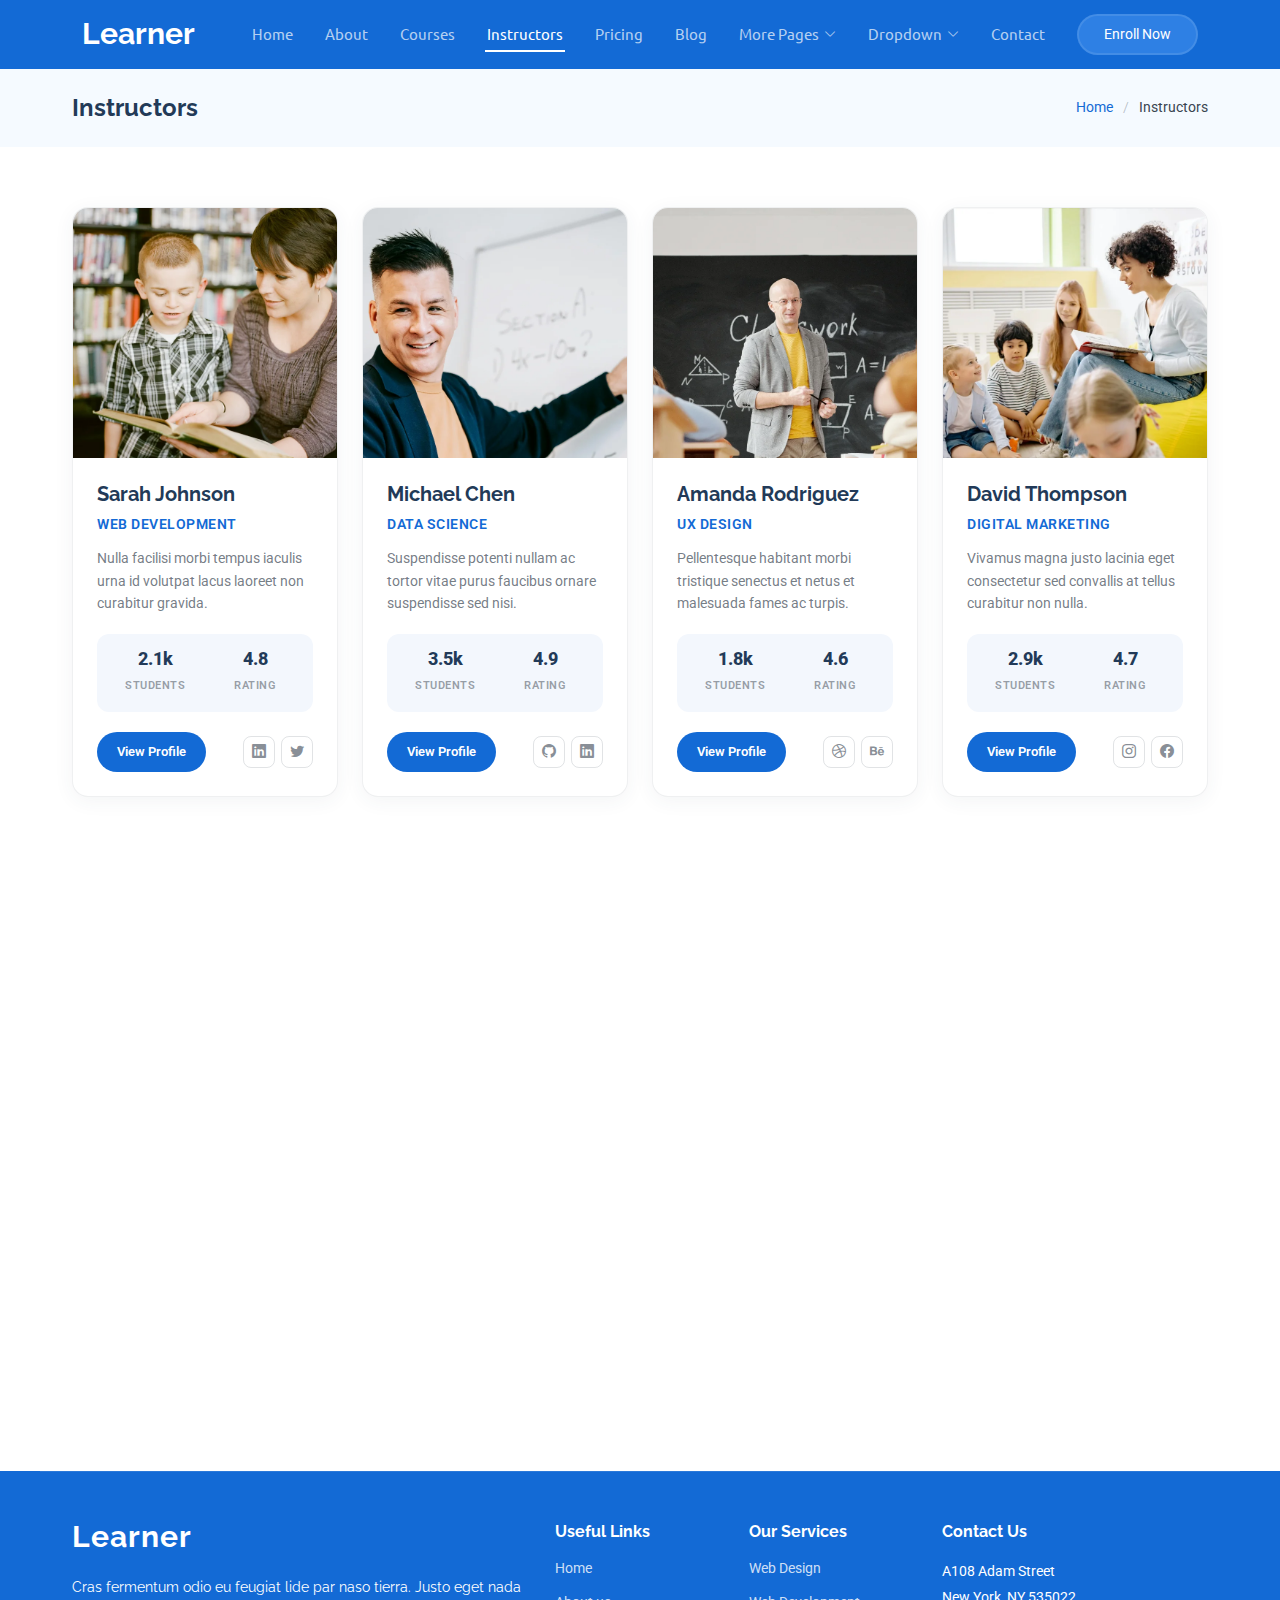
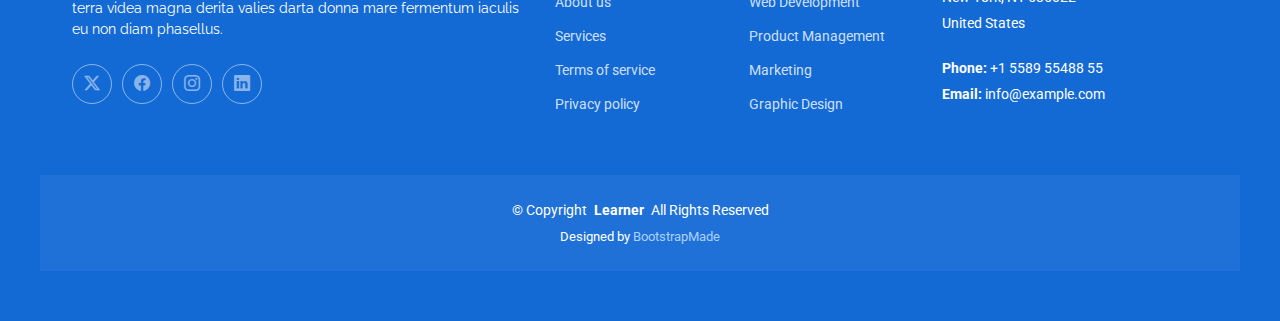
<file: instructors.html>
<!DOCTYPE html>
<html lang="en">

<head>
  <meta charset="utf-8">
  <meta content="width=device-width, initial-scale=1.0" name="viewport">
  <title>Instructors - Learner Bootstrap Template</title>
  <meta name="description" content="">
  <meta name="keywords" content="">

  <!-- Favicons -->
  <link href="assets/img/favicon.png" rel="icon">
  <link href="assets/img/apple-touch-icon.png" rel="apple-touch-icon">

  <!-- Fonts -->
  <link href="https://fonts.googleapis.com" rel="preconnect">
  <link href="https://fonts.gstatic.com" rel="preconnect" crossorigin>
  <link href="https://fonts.googleapis.com/css2?family=Roboto:ital,wght@0,100;0,300;0,400;0,500;0,700;0,900;1,100;1,300;1,400;1,500;1,700;1,900&family=Raleway:ital,wght@0,100;0,200;0,300;0,400;0,500;0,600;0,700;0,800;0,900;1,100;1,200;1,300;1,400;1,500;1,600;1,700;1,800;1,900&family=Ubuntu:ital,wght@0,300;0,400;0,500;0,700;1,300;1,400;1,500;1,700&display=swap" rel="stylesheet">

  <!-- Vendor CSS Files -->
  <link href="assets/vendor/bootstrap/css/bootstrap.min.css" rel="stylesheet">
  <link href="assets/vendor/bootstrap-icons/bootstrap-icons.css" rel="stylesheet">
  <link href="assets/vendor/aos/aos.css" rel="stylesheet">
  <link href="assets/vendor/swiper/swiper-bundle.min.css" rel="stylesheet">

  <!-- Main CSS File -->
  <link href="assets/css/main.css" rel="stylesheet">

  <!-- =======================================================
  * Template Name: Learner
  * Template URL: https://bootstrapmade.com/learner-bootstrap-course-template/
  * Updated: Jul 08 2025 with Bootstrap v5.3.7
  * Author: BootstrapMade.com
  * License: https://bootstrapmade.com/license/
  ======================================================== -->
</head>

<body class="instructors-page">

  <header id="header" class="header d-flex align-items-center sticky-top">
    <div class="container-fluid container-xl position-relative d-flex align-items-center">

      <a href="index.html" class="logo d-flex align-items-center me-auto">
        <!-- Uncomment the line below if you also wish to use an image logo -->
        <!-- <img src="assets/img/logo.webp" alt=""> -->
        <h1 class="sitename">Learner</h1>
      </a>

      <nav id="navmenu" class="navmenu">
        <ul>
          <li><a href="index.html">Home</a></li>
          <li><a href="about.html">About</a></li>
          <li><a href="courses.html">Courses</a></li>
          <li><a href="instructors.html" class="active">Instructors</a></li>
          <li><a href="pricing.html">Pricing</a></li>
          <li><a href="blog.html">Blog</a></li>
          <li class="dropdown"><a href="#"><span>More Pages</span> <i class="bi bi-chevron-down toggle-dropdown"></i></a>
            <ul>
              <li><a href="course-details.html">Course Details</a></li>
              <li><a href="instructor-profile.html">Instructor Profile</a></li>
              <li><a href="events.html">Events</a></li>
              <li><a href="blog-details.html">Blog Details</a></li>
              <li><a href="terms.html">Terms</a></li>
              <li><a href="privacy.html">Privacy</a></li>
              <li><a href="404.html">404</a></li>
            </ul>
          </li>

          <li class="dropdown"><a href="#"><span>Dropdown</span> <i class="bi bi-chevron-down toggle-dropdown"></i></a>
            <ul>
              <li><a href="#">Dropdown 1</a></li>
              <li class="dropdown"><a href="#"><span>Deep Dropdown</span> <i class="bi bi-chevron-down toggle-dropdown"></i></a>
                <ul>
                  <li><a href="#">Deep Dropdown 1</a></li>
                  <li><a href="#">Deep Dropdown 2</a></li>
                  <li><a href="#">Deep Dropdown 3</a></li>
                  <li><a href="#">Deep Dropdown 4</a></li>
                  <li><a href="#">Deep Dropdown 5</a></li>
                </ul>
              </li>
              <li><a href="#">Dropdown 2</a></li>
              <li><a href="#">Dropdown 3</a></li>
              <li><a href="#">Dropdown 4</a></li>
            </ul>
          </li>
          <li><a href="contact.html">Contact</a></li>
        </ul>
        <i class="mobile-nav-toggle d-xl-none bi bi-list"></i>
      </nav>

      <a class="btn-getstarted" href="enroll.html">Enroll Now</a>

    </div>
  </header>

  <main class="main">

    <!-- Page Title -->
    <div class="page-title light-background">
      <div class="container d-lg-flex justify-content-between align-items-center">
        <h1 class="mb-2 mb-lg-0">Instructors</h1>
        <nav class="breadcrumbs">
          <ol>
            <li><a href="index.html">Home</a></li>
            <li class="current">Instructors</li>
          </ol>
        </nav>
      </div>
    </div><!-- End Page Title -->

    <!-- Instructors Section -->
    <section id="instructors" class="instructors section">

      <div class="container" data-aos="fade-up" data-aos-delay="100">

        <div class="row gy-4">

          <div class="col-xl-3 col-lg-4 col-md-6" data-aos="fade-up" data-aos-delay="200">
            <div class="instructor-card">
              <div class="instructor-image">
                <img src="assets/img/education/teacher-2.webp" class="img-fluid" alt="">
                <div class="overlay-content">
                  <div class="rating-stars">
                    <i class="bi bi-star-fill"></i>
                    <i class="bi bi-star-fill"></i>
                    <i class="bi bi-star-fill"></i>
                    <i class="bi bi-star-fill"></i>
                    <i class="bi bi-star-half"></i>
                    <span>4.8</span>
                  </div>
                  <div class="course-count">
                    <i class="bi bi-play-circle"></i>
                    <span>18 Courses</span>
                  </div>
                </div>
              </div>
              <div class="instructor-info">
                <h5>Sarah Johnson</h5>
                <p class="specialty">Web Development</p>
                <p class="description">Nulla facilisi morbi tempus iaculis urna id volutpat lacus laoreet non curabitur gravida.</p>
                <div class="stats-grid">
                  <div class="stat">
                    <span class="number">2.1k</span>
                    <span class="label">Students</span>
                  </div>
                  <div class="stat">
                    <span class="number">4.8</span>
                    <span class="label">Rating</span>
                  </div>
                </div>
                <div class="action-buttons">
                  <a href="#" class="btn-view">View Profile</a>
                  <div class="social-links">
                    <a href="#"><i class="bi bi-linkedin"></i></a>
                    <a href="#"><i class="bi bi-twitter"></i></a>
                  </div>
                </div>
              </div>
            </div>
          </div>

          <div class="col-xl-3 col-lg-4 col-md-6" data-aos="fade-up" data-aos-delay="250">
            <div class="instructor-card">
              <div class="instructor-image">
                <img src="assets/img/education/teacher-7.webp" class="img-fluid" alt="">
                <div class="overlay-content">
                  <div class="rating-stars">
                    <i class="bi bi-star-fill"></i>
                    <i class="bi bi-star-fill"></i>
                    <i class="bi bi-star-fill"></i>
                    <i class="bi bi-star-fill"></i>
                    <i class="bi bi-star-fill"></i>
                    <span>4.9</span>
                  </div>
                  <div class="course-count">
                    <i class="bi bi-play-circle"></i>
                    <span>24 Courses</span>
                  </div>
                </div>
              </div>
              <div class="instructor-info">
                <h5>Michael Chen</h5>
                <p class="specialty">Data Science</p>
                <p class="description">Suspendisse potenti nullam ac tortor vitae purus faucibus ornare suspendisse sed nisi.</p>
                <div class="stats-grid">
                  <div class="stat">
                    <span class="number">3.5k</span>
                    <span class="label">Students</span>
                  </div>
                  <div class="stat">
                    <span class="number">4.9</span>
                    <span class="label">Rating</span>
                  </div>
                </div>
                <div class="action-buttons">
                  <a href="#" class="btn-view">View Profile</a>
                  <div class="social-links">
                    <a href="#"><i class="bi bi-github"></i></a>
                    <a href="#"><i class="bi bi-linkedin"></i></a>
                  </div>
                </div>
              </div>
            </div>
          </div>

          <div class="col-xl-3 col-lg-4 col-md-6" data-aos="fade-up" data-aos-delay="300">
            <div class="instructor-card">
              <div class="instructor-image">
                <img src="assets/img/education/teacher-4.webp" class="img-fluid" alt="">
                <div class="overlay-content">
                  <div class="rating-stars">
                    <i class="bi bi-star-fill"></i>
                    <i class="bi bi-star-fill"></i>
                    <i class="bi bi-star-fill"></i>
                    <i class="bi bi-star-fill"></i>
                    <i class="bi bi-star"></i>
                    <span>4.6</span>
                  </div>
                  <div class="course-count">
                    <i class="bi bi-play-circle"></i>
                    <span>15 Courses</span>
                  </div>
                </div>
              </div>
              <div class="instructor-info">
                <h5>Amanda Rodriguez</h5>
                <p class="specialty">UX Design</p>
                <p class="description">Pellentesque habitant morbi tristique senectus et netus et malesuada fames ac turpis.</p>
                <div class="stats-grid">
                  <div class="stat">
                    <span class="number">1.8k</span>
                    <span class="label">Students</span>
                  </div>
                  <div class="stat">
                    <span class="number">4.6</span>
                    <span class="label">Rating</span>
                  </div>
                </div>
                <div class="action-buttons">
                  <a href="#" class="btn-view">View Profile</a>
                  <div class="social-links">
                    <a href="#"><i class="bi bi-dribbble"></i></a>
                    <a href="#"><i class="bi bi-behance"></i></a>
                  </div>
                </div>
              </div>
            </div>
          </div>

          <div class="col-xl-3 col-lg-4 col-md-6" data-aos="fade-up" data-aos-delay="350">
            <div class="instructor-card">
              <div class="instructor-image">
                <img src="assets/img/education/teacher-9.webp" class="img-fluid" alt="">
                <div class="overlay-content">
                  <div class="rating-stars">
                    <i class="bi bi-star-fill"></i>
                    <i class="bi bi-star-fill"></i>
                    <i class="bi bi-star-fill"></i>
                    <i class="bi bi-star-fill"></i>
                    <i class="bi bi-star-half"></i>
                    <span>4.7</span>
                  </div>
                  <div class="course-count">
                    <i class="bi bi-play-circle"></i>
                    <span>21 Courses</span>
                  </div>
                </div>
              </div>
              <div class="instructor-info">
                <h5>David Thompson</h5>
                <p class="specialty">Digital Marketing</p>
                <p class="description">Vivamus magna justo lacinia eget consectetur sed convallis at tellus curabitur non nulla.</p>
                <div class="stats-grid">
                  <div class="stat">
                    <span class="number">2.9k</span>
                    <span class="label">Students</span>
                  </div>
                  <div class="stat">
                    <span class="number">4.7</span>
                    <span class="label">Rating</span>
                  </div>
                </div>
                <div class="action-buttons">
                  <a href="#" class="btn-view">View Profile</a>
                  <div class="social-links">
                    <a href="#"><i class="bi bi-instagram"></i></a>
                    <a href="#"><i class="bi bi-facebook"></i></a>
                  </div>
                </div>
              </div>
            </div>
          </div>

          <div class="col-xl-3 col-lg-4 col-md-6" data-aos="fade-up" data-aos-delay="400">
            <div class="instructor-card">
              <div class="instructor-image">
                <img src="assets/img/education/teacher-6.webp" class="img-fluid" alt="">
                <div class="overlay-content">
                  <div class="rating-stars">
                    <i class="bi bi-star-fill"></i>
                    <i class="bi bi-star-fill"></i>
                    <i class="bi bi-star-fill"></i>
                    <i class="bi bi-star-fill"></i>
                    <i class="bi bi-star-fill"></i>
                    <span>5.0</span>
                  </div>
                  <div class="course-count">
                    <i class="bi bi-play-circle"></i>
                    <span>12 Courses</span>
                  </div>
                </div>
              </div>
              <div class="instructor-info">
                <h5>Lisa Williams</h5>
                <p class="specialty">Business Analytics</p>
                <p class="description">Mauris blandit aliquet elit eget tincidunt nibh pulvinar a proin gravida hendrerit lectus.</p>
                <div class="stats-grid">
                  <div class="stat">
                    <span class="number">4.2k</span>
                    <span class="label">Students</span>
                  </div>
                  <div class="stat">
                    <span class="number">5.0</span>
                    <span class="label">Rating</span>
                  </div>
                </div>
                <div class="action-buttons">
                  <a href="#" class="btn-view">View Profile</a>
                  <div class="social-links">
                    <a href="#"><i class="bi bi-linkedin"></i></a>
                    <a href="#"><i class="bi bi-youtube"></i></a>
                  </div>
                </div>
              </div>
            </div>
          </div>

          <div class="col-xl-3 col-lg-4 col-md-6" data-aos="fade-up" data-aos-delay="450">
            <div class="instructor-card">
              <div class="instructor-image">
                <img src="assets/img/education/teacher-1.webp" class="img-fluid" alt="">
                <div class="overlay-content">
                  <div class="rating-stars">
                    <i class="bi bi-star-fill"></i>
                    <i class="bi bi-star-fill"></i>
                    <i class="bi bi-star-fill"></i>
                    <i class="bi bi-star-fill"></i>
                    <i class="bi bi-star"></i>
                    <span>4.5</span>
                  </div>
                  <div class="course-count">
                    <i class="bi bi-play-circle"></i>
                    <span>16 Courses</span>
                  </div>
                </div>
              </div>
              <div class="instructor-info">
                <h5>James Anderson</h5>
                <p class="specialty">Machine Learning</p>
                <p class="description">Donec rutrum congue leo eget malesuada vestibulum ac diam sit amet quam vehicula elementum.</p>
                <div class="stats-grid">
                  <div class="stat">
                    <span class="number">3.1k</span>
                    <span class="label">Students</span>
                  </div>
                  <div class="stat">
                    <span class="number">4.5</span>
                    <span class="label">Rating</span>
                  </div>
                </div>
                <div class="action-buttons">
                  <a href="#" class="btn-view">View Profile</a>
                  <div class="social-links">
                    <a href="#"><i class="bi bi-github"></i></a>
                    <a href="#"><i class="bi bi-twitter"></i></a>
                  </div>
                </div>
              </div>
            </div>
          </div>

          <div class="col-xl-3 col-lg-4 col-md-6" data-aos="fade-up" data-aos-delay="500">
            <div class="instructor-card">
              <div class="instructor-image">
                <img src="assets/img/education/teacher-8.webp" class="img-fluid" alt="">
                <div class="overlay-content">
                  <div class="rating-stars">
                    <i class="bi bi-star-fill"></i>
                    <i class="bi bi-star-fill"></i>
                    <i class="bi bi-star-fill"></i>
                    <i class="bi bi-star-fill"></i>
                    <i class="bi bi-star-half"></i>
                    <span>4.8</span>
                  </div>
                  <div class="course-count">
                    <i class="bi bi-play-circle"></i>
                    <span>19 Courses</span>
                  </div>
                </div>
              </div>
              <div class="instructor-info">
                <h5>Rachel Martinez</h5>
                <p class="specialty">Cybersecurity</p>
                <p class="description">Sed porttitor lectus nibh cras ultricies ligula sed magna dictum porta lorem ipsum dolor.</p>
                <div class="stats-grid">
                  <div class="stat">
                    <span class="number">2.7k</span>
                    <span class="label">Students</span>
                  </div>
                  <div class="stat">
                    <span class="number">4.8</span>
                    <span class="label">Rating</span>
                  </div>
                </div>
                <div class="action-buttons">
                  <a href="#" class="btn-view">View Profile</a>
                  <div class="social-links">
                    <a href="#"><i class="bi bi-linkedin"></i></a>
                    <a href="#"><i class="bi bi-shield-check"></i></a>
                  </div>
                </div>
              </div>
            </div>
          </div>

          <div class="col-xl-3 col-lg-4 col-md-6" data-aos="fade-up" data-aos-delay="550">
            <div class="instructor-card">
              <div class="instructor-image">
                <img src="assets/img/education/teacher-10.webp" class="img-fluid" alt="">
                <div class="overlay-content">
                  <div class="rating-stars">
                    <i class="bi bi-star-fill"></i>
                    <i class="bi bi-star-fill"></i>
                    <i class="bi bi-star-fill"></i>
                    <i class="bi bi-star-fill"></i>
                    <i class="bi bi-star-fill"></i>
                    <span>4.9</span>
                  </div>
                  <div class="course-count">
                    <i class="bi bi-play-circle"></i>
                    <span>22 Courses</span>
                  </div>
                </div>
              </div>
              <div class="instructor-info">
                <h5>Kevin Taylor</h5>
                <p class="specialty">Cloud Computing</p>
                <p class="description">Vestibulum ante ipsum primis in faucibus orci luctus et ultrices posuere cubilia curae.</p>
                <div class="stats-grid">
                  <div class="stat">
                    <span class="number">3.8k</span>
                    <span class="label">Students</span>
                  </div>
                  <div class="stat">
                    <span class="number">4.9</span>
                    <span class="label">Rating</span>
                  </div>
                </div>
                <div class="action-buttons">
                  <a href="#" class="btn-view">View Profile</a>
                  <div class="social-links">
                    <a href="#"><i class="bi bi-linkedin"></i></a>
                    <a href="#"><i class="bi bi-cloud"></i></a>
                  </div>
                </div>
              </div>
            </div>
          </div>

        </div>

      </div>

    </section><!-- /Instructors Section -->

  </main>

  <footer id="footer" class="footer accent-background">

    <div class="container footer-top">
      <div class="row gy-4">
        <div class="col-lg-5 col-md-12 footer-about">
          <a href="index.html" class="logo d-flex align-items-center">
            <span class="sitename">Learner</span>
          </a>
          <p>Cras fermentum odio eu feugiat lide par naso tierra. Justo eget nada terra videa magna derita valies darta donna mare fermentum iaculis eu non diam phasellus.</p>
          <div class="social-links d-flex mt-4">
            <a href=""><i class="bi bi-twitter-x"></i></a>
            <a href=""><i class="bi bi-facebook"></i></a>
            <a href=""><i class="bi bi-instagram"></i></a>
            <a href=""><i class="bi bi-linkedin"></i></a>
          </div>
        </div>

        <div class="col-lg-2 col-6 footer-links">
          <h4>Useful Links</h4>
          <ul>
            <li><a href="#">Home</a></li>
            <li><a href="#">About us</a></li>
            <li><a href="#">Services</a></li>
            <li><a href="#">Terms of service</a></li>
            <li><a href="#">Privacy policy</a></li>
          </ul>
        </div>

        <div class="col-lg-2 col-6 footer-links">
          <h4>Our Services</h4>
          <ul>
            <li><a href="#">Web Design</a></li>
            <li><a href="#">Web Development</a></li>
            <li><a href="#">Product Management</a></li>
            <li><a href="#">Marketing</a></li>
            <li><a href="#">Graphic Design</a></li>
          </ul>
        </div>

        <div class="col-lg-3 col-md-12 footer-contact text-center text-md-start">
          <h4>Contact Us</h4>
          <p>A108 Adam Street</p>
          <p>New York, NY 535022</p>
          <p>United States</p>
          <p class="mt-4"><strong>Phone:</strong> <span>+1 5589 55488 55</span></p>
          <p><strong>Email:</strong> <span>info@example.com</span></p>
        </div>

      </div>
    </div>

    <div class="container copyright text-center mt-4">
      <p>© <span>Copyright</span> <strong class="px-1 sitename">Learner</strong> <span>All Rights Reserved</span></p>
      <div class="credits">
        <!-- All the links in the footer should remain intact. -->
        <!-- You can delete the links only if you've purchased the pro version. -->
        <!-- Licensing information: https://bootstrapmade.com/license/ -->
        <!-- Purchase the pro version with working PHP/AJAX contact form: [buy-url] -->
        Designed by <a href="https://bootstrapmade.com/">BootstrapMade</a>
      </div>
    </div>

  </footer>

  <!-- Scroll Top -->
  <a href="#" id="scroll-top" class="scroll-top d-flex align-items-center justify-content-center"><i class="bi bi-arrow-up-short"></i></a>

  <!-- Preloader -->
  <div id="preloader"></div>

  <!-- Vendor JS Files -->
  <script src="assets/vendor/bootstrap/js/bootstrap.bundle.min.js"></script>
  <script src="assets/vendor/php-email-form/validate.js"></script>
  <script src="assets/vendor/aos/aos.js"></script>
  <script src="assets/vendor/purecounter/purecounter_vanilla.js"></script>
  <script src="assets/vendor/swiper/swiper-bundle.min.js"></script>

  <!-- Main JS File -->
  <script src="assets/js/main.js"></script>

</body>

</html>
</file>
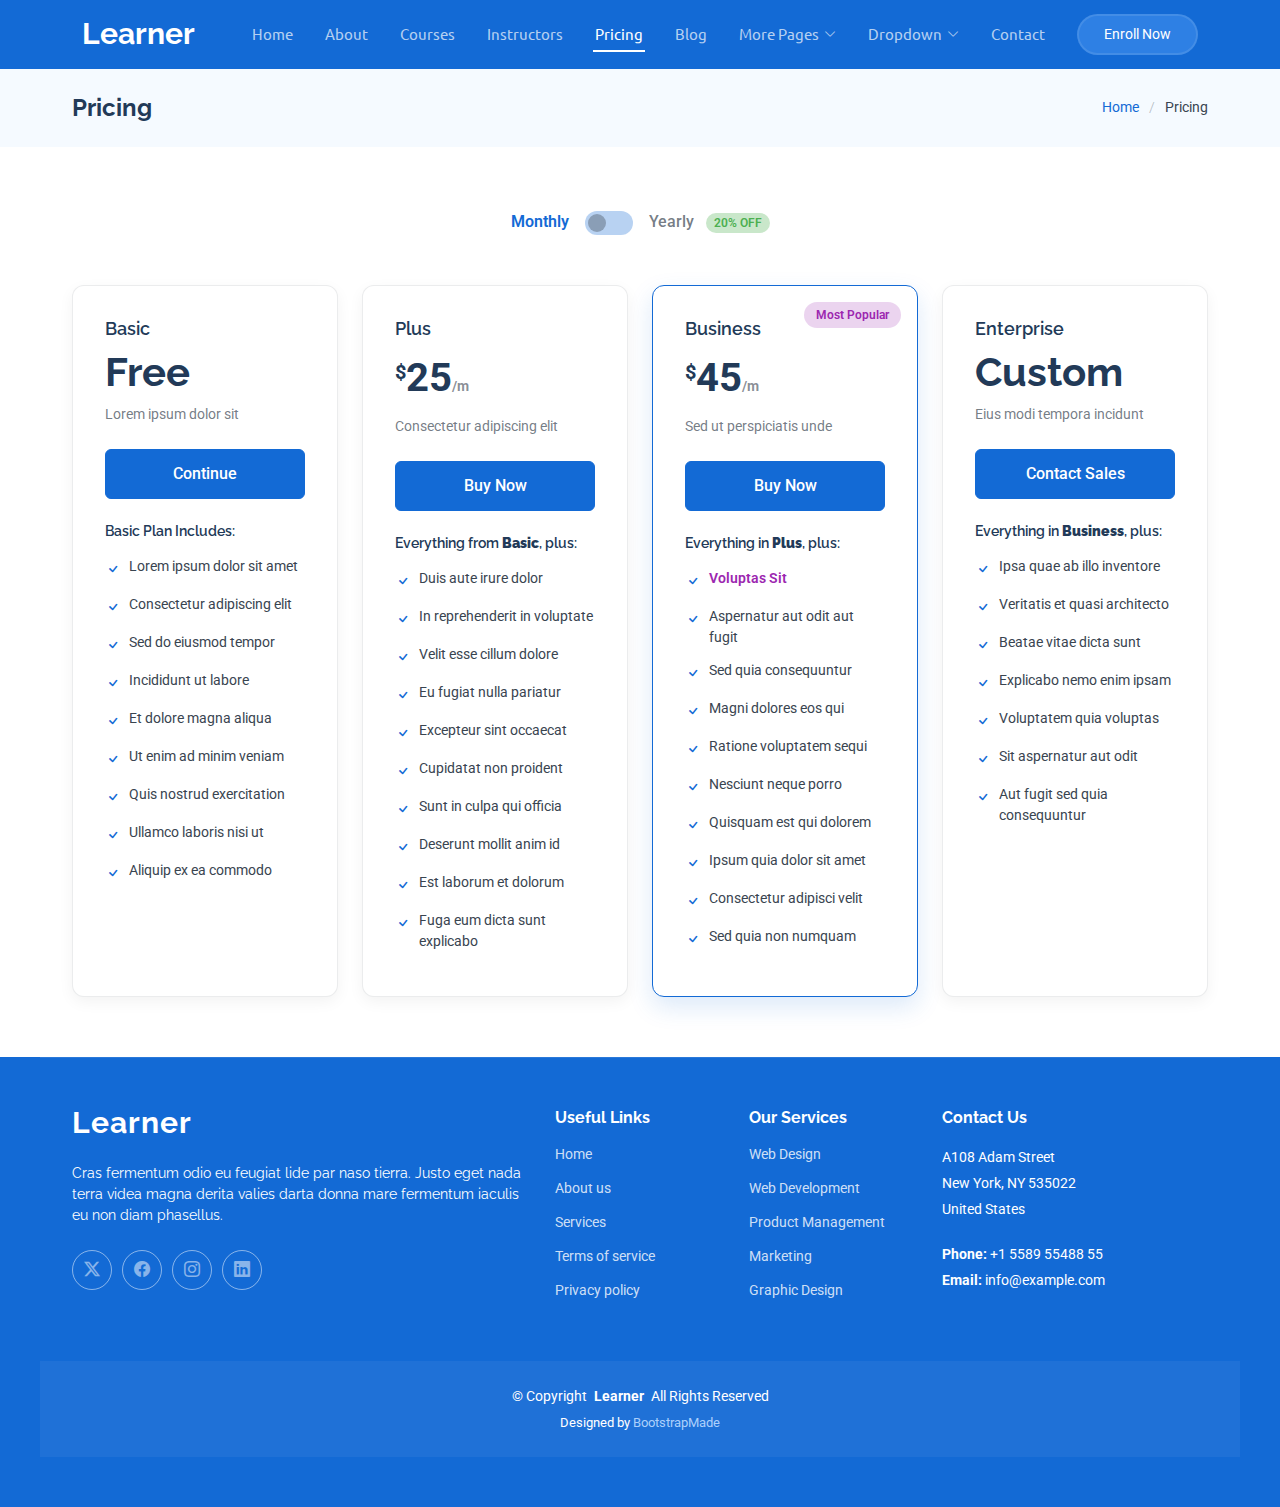
<file: pricing.html>
<!DOCTYPE html>
<html lang="en">

<head>
  <meta charset="utf-8">
  <meta content="width=device-width, initial-scale=1.0" name="viewport">
  <title>Pricing - Learner Bootstrap Template</title>
  <meta name="description" content="">
  <meta name="keywords" content="">

  <!-- Favicons -->
  <link href="assets/img/favicon.png" rel="icon">
  <link href="assets/img/apple-touch-icon.png" rel="apple-touch-icon">

  <!-- Fonts -->
  <link href="https://fonts.googleapis.com" rel="preconnect">
  <link href="https://fonts.gstatic.com" rel="preconnect" crossorigin>
  <link href="https://fonts.googleapis.com/css2?family=Roboto:ital,wght@0,100;0,300;0,400;0,500;0,700;0,900;1,100;1,300;1,400;1,500;1,700;1,900&family=Raleway:ital,wght@0,100;0,200;0,300;0,400;0,500;0,600;0,700;0,800;0,900;1,100;1,200;1,300;1,400;1,500;1,600;1,700;1,800;1,900&family=Ubuntu:ital,wght@0,300;0,400;0,500;0,700;1,300;1,400;1,500;1,700&display=swap" rel="stylesheet">

  <!-- Vendor CSS Files -->
  <link href="assets/vendor/bootstrap/css/bootstrap.min.css" rel="stylesheet">
  <link href="assets/vendor/bootstrap-icons/bootstrap-icons.css" rel="stylesheet">
  <link href="assets/vendor/aos/aos.css" rel="stylesheet">
  <link href="assets/vendor/swiper/swiper-bundle.min.css" rel="stylesheet">

  <!-- Main CSS File -->
  <link href="assets/css/main.css" rel="stylesheet">

  <!-- =======================================================
  * Template Name: Learner
  * Template URL: https://bootstrapmade.com/learner-bootstrap-course-template/
  * Updated: Jul 08 2025 with Bootstrap v5.3.7
  * Author: BootstrapMade.com
  * License: https://bootstrapmade.com/license/
  ======================================================== -->
</head>

<body class="pricing-page">

  <header id="header" class="header d-flex align-items-center sticky-top">
    <div class="container-fluid container-xl position-relative d-flex align-items-center">

      <a href="index.html" class="logo d-flex align-items-center me-auto">
        <!-- Uncomment the line below if you also wish to use an image logo -->
        <!-- <img src="assets/img/logo.webp" alt=""> -->
        <h1 class="sitename">Learner</h1>
      </a>

      <nav id="navmenu" class="navmenu">
        <ul>
          <li><a href="index.html">Home</a></li>
          <li><a href="about.html">About</a></li>
          <li><a href="courses.html">Courses</a></li>
          <li><a href="instructors.html">Instructors</a></li>
          <li><a href="pricing.html" class="active">Pricing</a></li>
          <li><a href="blog.html">Blog</a></li>
          <li class="dropdown"><a href="#"><span>More Pages</span> <i class="bi bi-chevron-down toggle-dropdown"></i></a>
            <ul>
              <li><a href="course-details.html">Course Details</a></li>
              <li><a href="instructor-profile.html">Instructor Profile</a></li>
              <li><a href="events.html">Events</a></li>
              <li><a href="blog-details.html">Blog Details</a></li>
              <li><a href="terms.html">Terms</a></li>
              <li><a href="privacy.html">Privacy</a></li>
              <li><a href="404.html">404</a></li>
            </ul>
          </li>

          <li class="dropdown"><a href="#"><span>Dropdown</span> <i class="bi bi-chevron-down toggle-dropdown"></i></a>
            <ul>
              <li><a href="#">Dropdown 1</a></li>
              <li class="dropdown"><a href="#"><span>Deep Dropdown</span> <i class="bi bi-chevron-down toggle-dropdown"></i></a>
                <ul>
                  <li><a href="#">Deep Dropdown 1</a></li>
                  <li><a href="#">Deep Dropdown 2</a></li>
                  <li><a href="#">Deep Dropdown 3</a></li>
                  <li><a href="#">Deep Dropdown 4</a></li>
                  <li><a href="#">Deep Dropdown 5</a></li>
                </ul>
              </li>
              <li><a href="#">Dropdown 2</a></li>
              <li><a href="#">Dropdown 3</a></li>
              <li><a href="#">Dropdown 4</a></li>
            </ul>
          </li>
          <li><a href="contact.html">Contact</a></li>
        </ul>
        <i class="mobile-nav-toggle d-xl-none bi bi-list"></i>
      </nav>

      <a class="btn-getstarted" href="enroll.html">Enroll Now</a>

    </div>
  </header>

  <main class="main">

    <!-- Page Title -->
    <div class="page-title light-background">
      <div class="container d-lg-flex justify-content-between align-items-center">
        <h1 class="mb-2 mb-lg-0">Pricing</h1>
        <nav class="breadcrumbs">
          <ol>
            <li><a href="index.html">Home</a></li>
            <li class="current">Pricing</li>
          </ol>
        </nav>
      </div>
    </div><!-- End Page Title -->

    <!-- Pricing Section -->
    <section id="pricing" class="pricing section">

      <div class="container pricing-toggle-container" data-aos="fade-up" data-aos-delay="100">

        <!-- Pricing Toggle -->
        <div class="pricing-toggle d-flex align-items-center justify-content-center text-center mb-5">
          <span class="monthly active">Monthly</span>
          <div class="form-check form-switch d-inline-block mx-3">
            <input class="form-check-input" type="checkbox" id="pricingSwitch">
            <label class="form-check-label" for="pricingSwitch"></label>
          </div>
          <span class="yearly">Yearly <span class="badge">20% OFF</span></span>
        </div>

        <!-- Pricing Plans -->
        <div class="row gy-4 justify-content-center">

          <!-- Basic Plan -->
          <div class="col-lg-3 col-md-6" data-aos="fade-up" data-aos-delay="100">
            <div class="pricing-item">
              <div class="pricing-header">
                <h6 class="pricing-category">Basic</h6>
                <div class="price-wrap">
                  <h2 class="price">Free</h2>
                </div>
                <p class="pricing-description">Lorem ipsum dolor sit</p>
              </div>

              <div class="pricing-cta">
                <a href="#" class="btn btn-primary w-100">Continue</a>
              </div>

              <div class="pricing-features">
                <h6>Basic Plan Includes:</h6>
                <ul class="feature-list">
                  <li><i class="bi bi-check"></i> Lorem ipsum dolor sit amet</li>
                  <li><i class="bi bi-check"></i> Consectetur adipiscing elit</li>
                  <li><i class="bi bi-check"></i> Sed do eiusmod tempor</li>
                  <li><i class="bi bi-check"></i> Incididunt ut labore</li>
                  <li><i class="bi bi-check"></i> Et dolore magna aliqua</li>
                  <li><i class="bi bi-check"></i> Ut enim ad minim veniam</li>
                  <li><i class="bi bi-check"></i> Quis nostrud exercitation</li>
                  <li><i class="bi bi-check"></i> Ullamco laboris nisi ut</li>
                  <li><i class="bi bi-check"></i> Aliquip ex ea commodo</li>
                </ul>
              </div>
            </div>
          </div><!-- End Basic Plan -->

          <!-- Plus Plan -->
          <div class="col-lg-3 col-md-6" data-aos="fade-up" data-aos-delay="200">
            <div class="pricing-item">
              <div class="pricing-header">
                <h6 class="pricing-category">Plus</h6>
                <div class="price-wrap">
                  <div class="price monthly">
                    <sup>$</sup>25<span>/m</span>
                  </div>
                  <div class="price yearly">
                    <sup>$</sup>20<span>/m</span>
                  </div>
                </div>
                <p class="pricing-description">Consectetur adipiscing elit</p>
              </div>

              <div class="pricing-cta">
                <a href="#" class="btn btn-primary w-100">Buy Now</a>
              </div>

              <div class="pricing-features">
                <h6>Everything from <strong>Basic</strong>, plus:</h6>
                <ul class="feature-list">
                  <li><i class="bi bi-check"></i> Duis aute irure dolor</li>
                  <li><i class="bi bi-check"></i> In reprehenderit in voluptate</li>
                  <li><i class="bi bi-check"></i> Velit esse cillum dolore</li>
                  <li><i class="bi bi-check"></i> Eu fugiat nulla pariatur</li>
                  <li><i class="bi bi-check"></i> Excepteur sint occaecat</li>
                  <li><i class="bi bi-check"></i> Cupidatat non proident</li>
                  <li><i class="bi bi-check"></i> Sunt in culpa qui officia</li>
                  <li><i class="bi bi-check"></i> Deserunt mollit anim id</li>
                  <li><i class="bi bi-check"></i> Est laborum et dolorum</li>
                  <li><i class="bi bi-check"></i> Fuga eum dicta sunt explicabo</li>
                </ul>
              </div>
            </div>
          </div><!-- End Plus Plan -->

          <!-- Business Plan -->
          <div class="col-lg-3 col-md-6" data-aos="fade-up" data-aos-delay="300">
            <div class="pricing-item popular">
              <div class="popular-badge">Most Popular</div>
              <div class="pricing-header">
                <h6 class="pricing-category">Business</h6>
                <div class="price-wrap">
                  <div class="price monthly">
                    <sup>$</sup>45<span>/m</span>
                  </div>
                  <div class="price yearly">
                    <sup>$</sup>36<span>/m</span>
                  </div>
                </div>
                <p class="pricing-description">Sed ut perspiciatis unde</p>
              </div>

              <div class="pricing-cta">
                <a href="#" class="btn btn-primary w-100">Buy Now</a>
              </div>

              <div class="pricing-features">
                <h6>Everything in <strong>Plus</strong>, plus:</h6>
                <ul class="feature-list">
                  <li><i class="bi bi-check"></i> <span class="feature-highlight">Voluptas Sit</span></li>
                  <li><i class="bi bi-check"></i> Aspernatur aut odit aut fugit</li>
                  <li><i class="bi bi-check"></i> Sed quia consequuntur</li>
                  <li><i class="bi bi-check"></i> Magni dolores eos qui</li>
                  <li><i class="bi bi-check"></i> Ratione voluptatem sequi</li>
                  <li><i class="bi bi-check"></i> Nesciunt neque porro</li>
                  <li><i class="bi bi-check"></i> Quisquam est qui dolorem</li>
                  <li><i class="bi bi-check"></i> Ipsum quia dolor sit amet</li>
                  <li><i class="bi bi-check"></i> Consectetur adipisci velit</li>
                  <li><i class="bi bi-check"></i> Sed quia non numquam</li>
                </ul>
              </div>
            </div>
          </div><!-- End Business Plan -->

          <!-- Enterprise Plan -->
          <div class="col-lg-3 col-md-6" data-aos="fade-up" data-aos-delay="400">
            <div class="pricing-item">
              <div class="pricing-header">
                <h6 class="pricing-category">Enterprise</h6>
                <div class="price-wrap">
                  <h2 class="price">Custom</h2>
                </div>
                <p class="pricing-description">Eius modi tempora incidunt</p>
              </div>

              <div class="pricing-cta">
                <a href="#" class="btn btn-primary w-100">Contact Sales</a>
              </div>

              <div class="pricing-features">
                <h6>Everything in <strong>Business</strong>, plus:</h6>
                <ul class="feature-list">
                  <li><i class="bi bi-check"></i> Ipsa quae ab illo inventore</li>
                  <li><i class="bi bi-check"></i> Veritatis et quasi architecto</li>
                  <li><i class="bi bi-check"></i> Beatae vitae dicta sunt</li>
                  <li><i class="bi bi-check"></i> Explicabo nemo enim ipsam</li>
                  <li><i class="bi bi-check"></i> Voluptatem quia voluptas</li>
                  <li><i class="bi bi-check"></i> Sit aspernatur aut odit</li>
                  <li><i class="bi bi-check"></i> Aut fugit sed quia consequuntur</li>
                </ul>
              </div>
            </div>
          </div><!-- End Enterprise Plan -->

        </div>

      </div>

    </section><!-- /Pricing Section -->

  </main>

  <footer id="footer" class="footer accent-background">

    <div class="container footer-top">
      <div class="row gy-4">
        <div class="col-lg-5 col-md-12 footer-about">
          <a href="index.html" class="logo d-flex align-items-center">
            <span class="sitename">Learner</span>
          </a>
          <p>Cras fermentum odio eu feugiat lide par naso tierra. Justo eget nada terra videa magna derita valies darta donna mare fermentum iaculis eu non diam phasellus.</p>
          <div class="social-links d-flex mt-4">
            <a href=""><i class="bi bi-twitter-x"></i></a>
            <a href=""><i class="bi bi-facebook"></i></a>
            <a href=""><i class="bi bi-instagram"></i></a>
            <a href=""><i class="bi bi-linkedin"></i></a>
          </div>
        </div>

        <div class="col-lg-2 col-6 footer-links">
          <h4>Useful Links</h4>
          <ul>
            <li><a href="#">Home</a></li>
            <li><a href="#">About us</a></li>
            <li><a href="#">Services</a></li>
            <li><a href="#">Terms of service</a></li>
            <li><a href="#">Privacy policy</a></li>
          </ul>
        </div>

        <div class="col-lg-2 col-6 footer-links">
          <h4>Our Services</h4>
          <ul>
            <li><a href="#">Web Design</a></li>
            <li><a href="#">Web Development</a></li>
            <li><a href="#">Product Management</a></li>
            <li><a href="#">Marketing</a></li>
            <li><a href="#">Graphic Design</a></li>
          </ul>
        </div>

        <div class="col-lg-3 col-md-12 footer-contact text-center text-md-start">
          <h4>Contact Us</h4>
          <p>A108 Adam Street</p>
          <p>New York, NY 535022</p>
          <p>United States</p>
          <p class="mt-4"><strong>Phone:</strong> <span>+1 5589 55488 55</span></p>
          <p><strong>Email:</strong> <span>info@example.com</span></p>
        </div>

      </div>
    </div>

    <div class="container copyright text-center mt-4">
      <p>© <span>Copyright</span> <strong class="px-1 sitename">Learner</strong> <span>All Rights Reserved</span></p>
      <div class="credits">
        <!-- All the links in the footer should remain intact. -->
        <!-- You can delete the links only if you've purchased the pro version. -->
        <!-- Licensing information: https://bootstrapmade.com/license/ -->
        <!-- Purchase the pro version with working PHP/AJAX contact form: [buy-url] -->
        Designed by <a href="https://bootstrapmade.com/">BootstrapMade</a>
      </div>
    </div>

  </footer>

  <!-- Scroll Top -->
  <a href="#" id="scroll-top" class="scroll-top d-flex align-items-center justify-content-center"><i class="bi bi-arrow-up-short"></i></a>

  <!-- Preloader -->
  <div id="preloader"></div>

  <!-- Vendor JS Files -->
  <script src="assets/vendor/bootstrap/js/bootstrap.bundle.min.js"></script>
  <script src="assets/vendor/php-email-form/validate.js"></script>
  <script src="assets/vendor/aos/aos.js"></script>
  <script src="assets/vendor/purecounter/purecounter_vanilla.js"></script>
  <script src="assets/vendor/swiper/swiper-bundle.min.js"></script>

  <!-- Main JS File -->
  <script src="assets/js/main.js"></script>

</body>

</html>
</file>
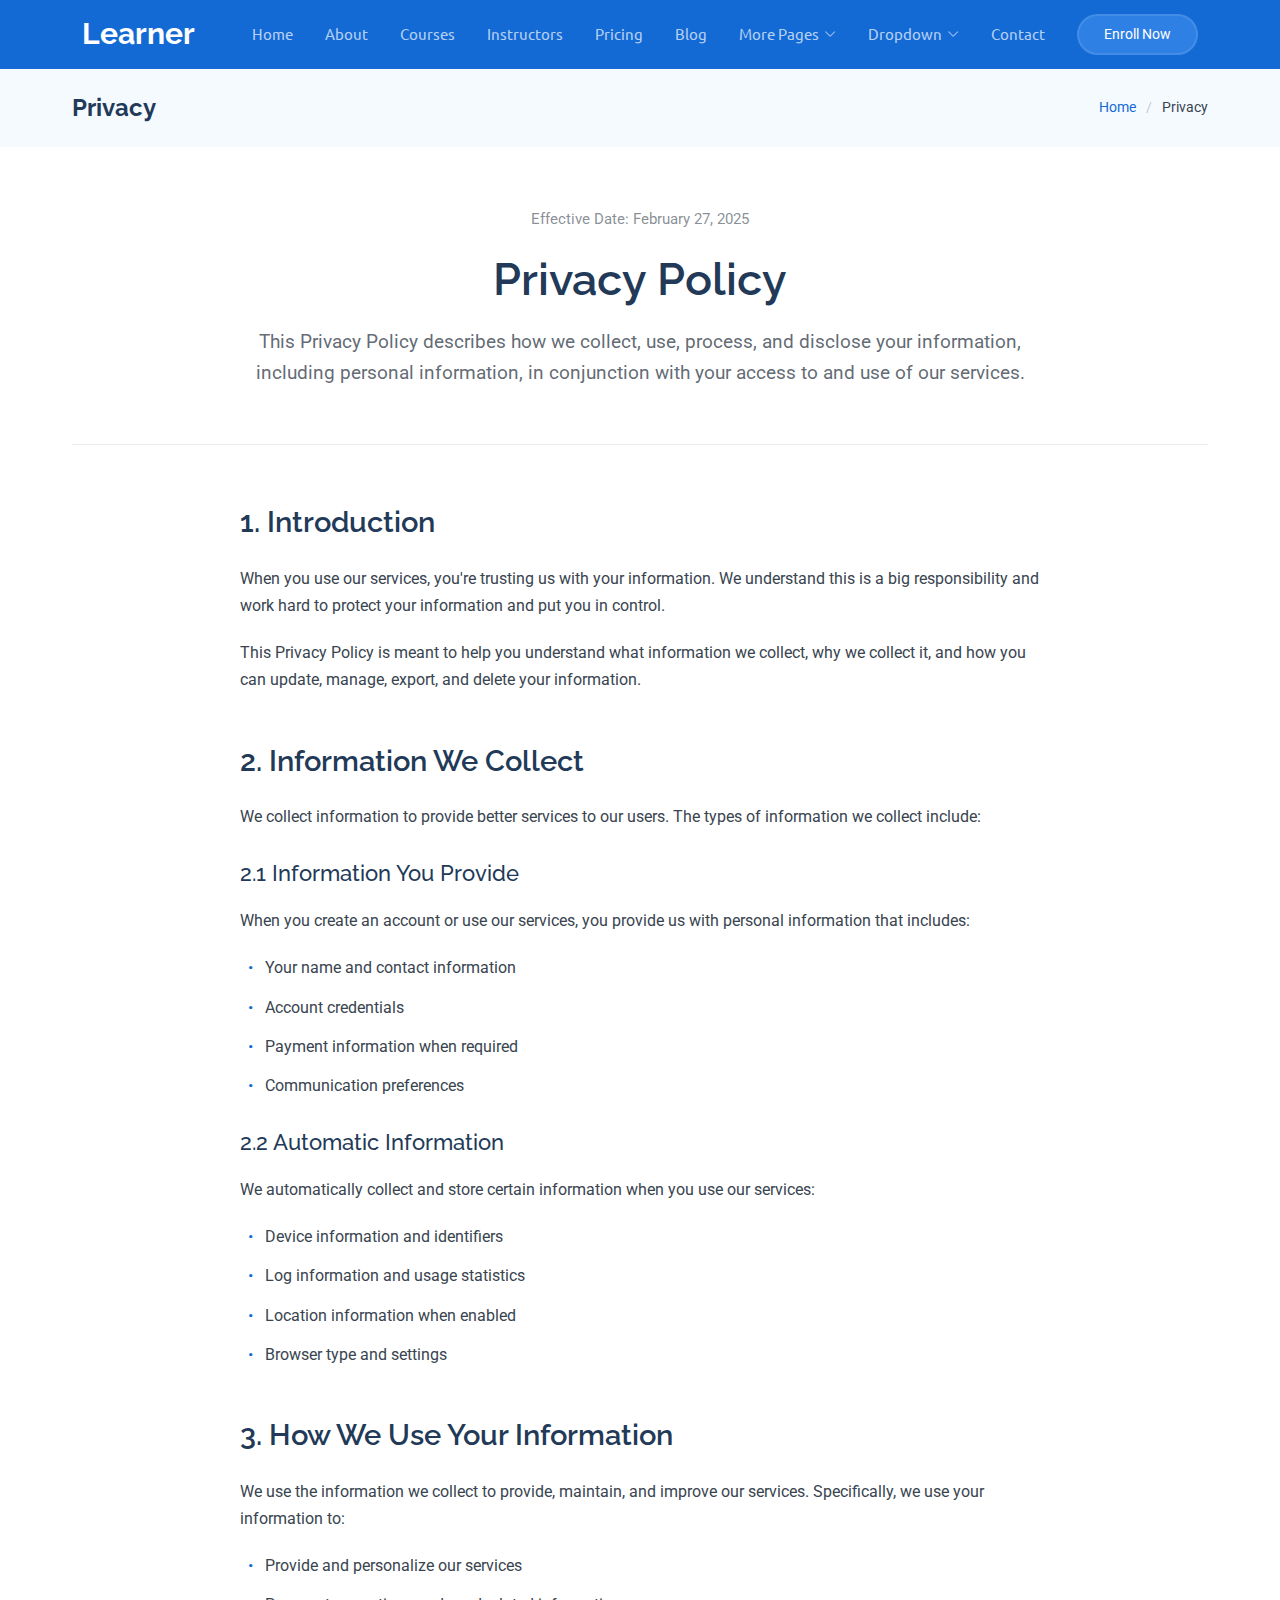
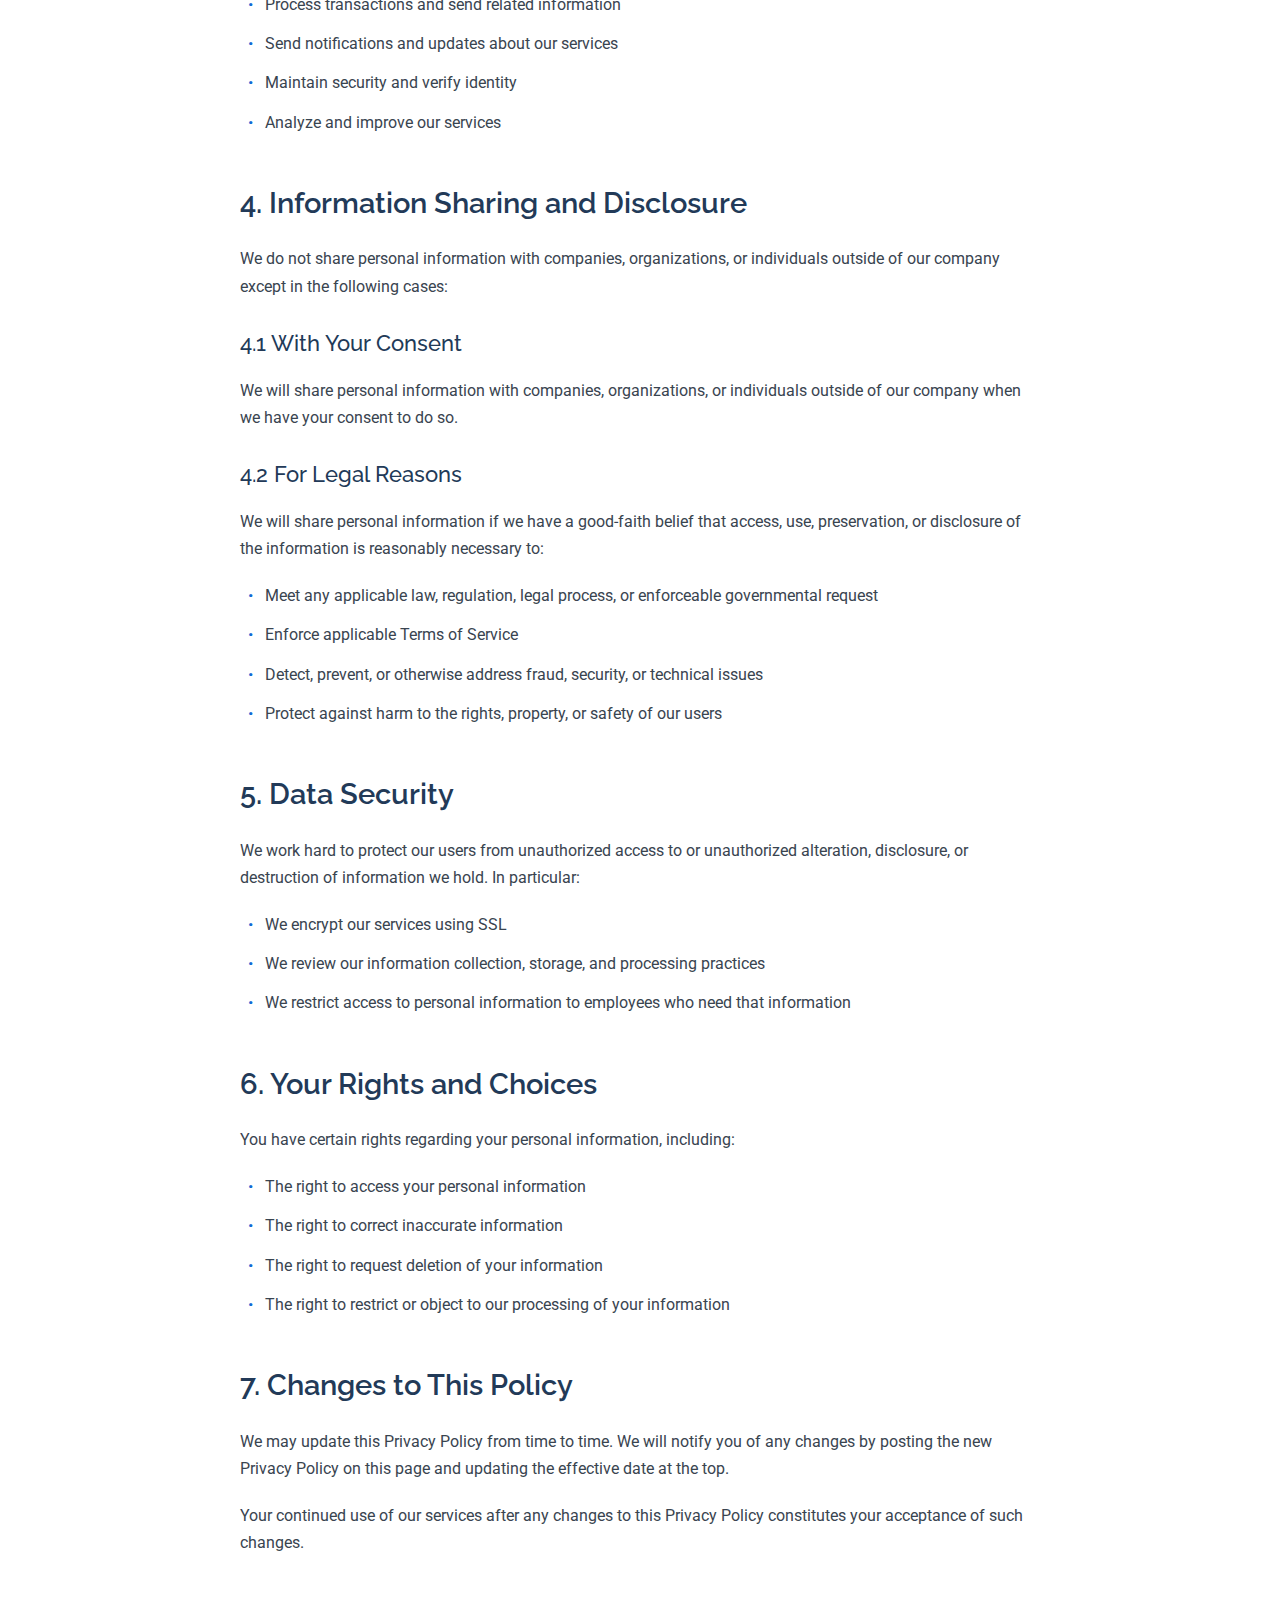
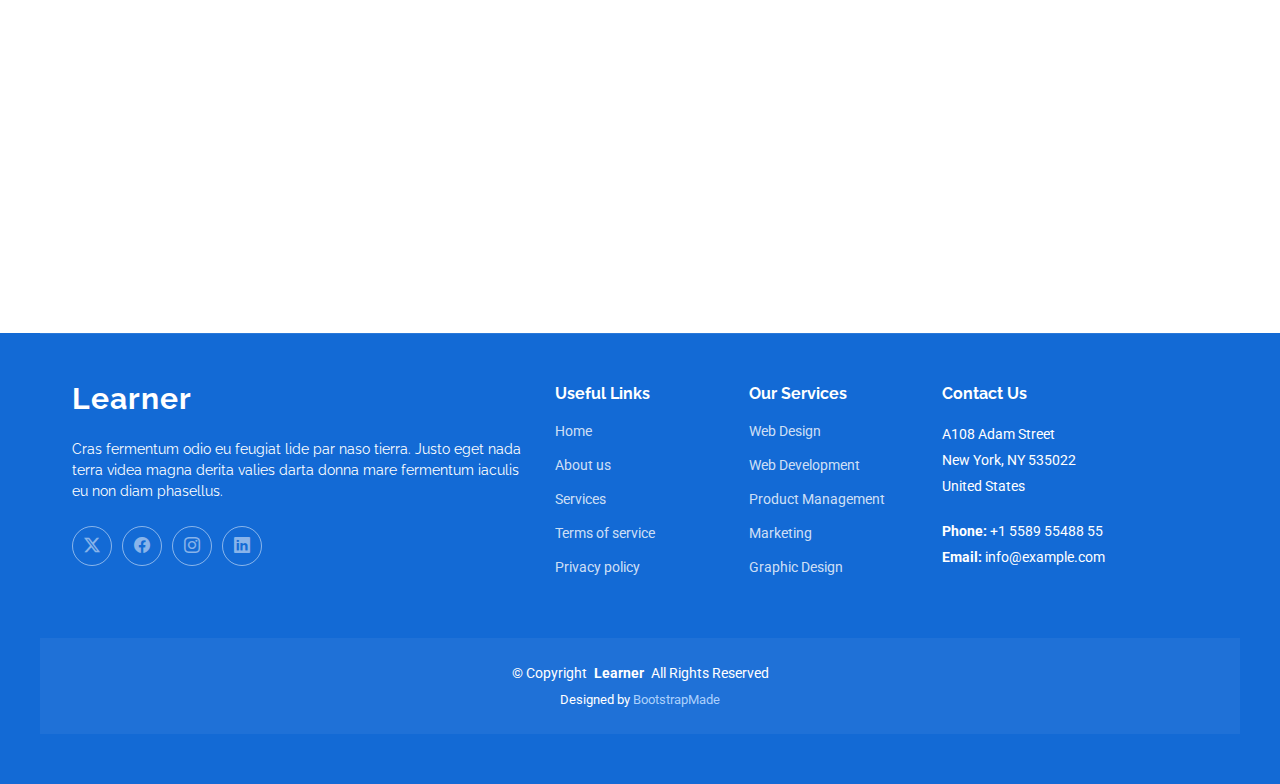
<file: privacy.html>
<!DOCTYPE html>
<html lang="en">

<head>
  <meta charset="utf-8">
  <meta content="width=device-width, initial-scale=1.0" name="viewport">
  <title>Privacy - Learner Bootstrap Template</title>
  <meta name="description" content="">
  <meta name="keywords" content="">

  <!-- Favicons -->
  <link href="assets/img/favicon.png" rel="icon">
  <link href="assets/img/apple-touch-icon.png" rel="apple-touch-icon">

  <!-- Fonts -->
  <link href="https://fonts.googleapis.com" rel="preconnect">
  <link href="https://fonts.gstatic.com" rel="preconnect" crossorigin>
  <link href="https://fonts.googleapis.com/css2?family=Roboto:ital,wght@0,100;0,300;0,400;0,500;0,700;0,900;1,100;1,300;1,400;1,500;1,700;1,900&family=Raleway:ital,wght@0,100;0,200;0,300;0,400;0,500;0,600;0,700;0,800;0,900;1,100;1,200;1,300;1,400;1,500;1,600;1,700;1,800;1,900&family=Ubuntu:ital,wght@0,300;0,400;0,500;0,700;1,300;1,400;1,500;1,700&display=swap" rel="stylesheet">

  <!-- Vendor CSS Files -->
  <link href="assets/vendor/bootstrap/css/bootstrap.min.css" rel="stylesheet">
  <link href="assets/vendor/bootstrap-icons/bootstrap-icons.css" rel="stylesheet">
  <link href="assets/vendor/aos/aos.css" rel="stylesheet">
  <link href="assets/vendor/swiper/swiper-bundle.min.css" rel="stylesheet">

  <!-- Main CSS File -->
  <link href="assets/css/main.css" rel="stylesheet">

  <!-- =======================================================
  * Template Name: Learner
  * Template URL: https://bootstrapmade.com/learner-bootstrap-course-template/
  * Updated: Jul 08 2025 with Bootstrap v5.3.7
  * Author: BootstrapMade.com
  * License: https://bootstrapmade.com/license/
  ======================================================== -->
</head>

<body class="privacy-page">

  <header id="header" class="header d-flex align-items-center sticky-top">
    <div class="container-fluid container-xl position-relative d-flex align-items-center">

      <a href="index.html" class="logo d-flex align-items-center me-auto">
        <!-- Uncomment the line below if you also wish to use an image logo -->
        <!-- <img src="assets/img/logo.webp" alt=""> -->
        <h1 class="sitename">Learner</h1>
      </a>

      <nav id="navmenu" class="navmenu">
        <ul>
          <li><a href="index.html">Home</a></li>
          <li><a href="about.html">About</a></li>
          <li><a href="courses.html">Courses</a></li>
          <li><a href="instructors.html">Instructors</a></li>
          <li><a href="pricing.html">Pricing</a></li>
          <li><a href="blog.html">Blog</a></li>
          <li class="dropdown"><a href="#"><span>More Pages</span> <i class="bi bi-chevron-down toggle-dropdown"></i></a>
            <ul>
              <li><a href="course-details.html">Course Details</a></li>
              <li><a href="instructor-profile.html">Instructor Profile</a></li>
              <li><a href="events.html">Events</a></li>
              <li><a href="blog-details.html">Blog Details</a></li>
              <li><a href="terms.html">Terms</a></li>
              <li><a href="privacy.html" class="active">Privacy</a></li>
              <li><a href="404.html">404</a></li>
            </ul>
          </li>

          <li class="dropdown"><a href="#"><span>Dropdown</span> <i class="bi bi-chevron-down toggle-dropdown"></i></a>
            <ul>
              <li><a href="#">Dropdown 1</a></li>
              <li class="dropdown"><a href="#"><span>Deep Dropdown</span> <i class="bi bi-chevron-down toggle-dropdown"></i></a>
                <ul>
                  <li><a href="#">Deep Dropdown 1</a></li>
                  <li><a href="#">Deep Dropdown 2</a></li>
                  <li><a href="#">Deep Dropdown 3</a></li>
                  <li><a href="#">Deep Dropdown 4</a></li>
                  <li><a href="#">Deep Dropdown 5</a></li>
                </ul>
              </li>
              <li><a href="#">Dropdown 2</a></li>
              <li><a href="#">Dropdown 3</a></li>
              <li><a href="#">Dropdown 4</a></li>
            </ul>
          </li>
          <li><a href="contact.html">Contact</a></li>
        </ul>
        <i class="mobile-nav-toggle d-xl-none bi bi-list"></i>
      </nav>

      <a class="btn-getstarted" href="enroll.html">Enroll Now</a>

    </div>
  </header>

  <main class="main">

    <!-- Page Title -->
    <div class="page-title light-background">
      <div class="container d-lg-flex justify-content-between align-items-center">
        <h1 class="mb-2 mb-lg-0">Privacy</h1>
        <nav class="breadcrumbs">
          <ol>
            <li><a href="index.html">Home</a></li>
            <li class="current">Privacy</li>
          </ol>
        </nav>
      </div>
    </div><!-- End Page Title -->

    <!-- Privacy Section -->
    <section id="privacy" class="privacy section">

      <div class="container" data-aos="fade-up">
        <!-- Header -->
        <div class="privacy-header" data-aos="fade-up">
          <div class="header-content">
            <div class="last-updated">Effective Date: February 27, 2025</div>
            <h1>Privacy Policy</h1>
            <p class="intro-text">This Privacy Policy describes how we collect, use, process, and disclose your information, including personal information, in conjunction with your access to and use of our services.</p>
          </div>
        </div>

        <!-- Main Content -->
        <div class="privacy-content" data-aos="fade-up">
          <!-- Introduction -->
          <div class="content-section">
            <h2>1. Introduction</h2>
            <p>When you use our services, you're trusting us with your information. We understand this is a big responsibility and work hard to protect your information and put you in control.</p>
            <p>This Privacy Policy is meant to help you understand what information we collect, why we collect it, and how you can update, manage, export, and delete your information.</p>
          </div>

          <!-- Information Collection -->
          <div class="content-section">
            <h2>2. Information We Collect</h2>
            <p>We collect information to provide better services to our users. The types of information we collect include:</p>

            <h3>2.1 Information You Provide</h3>
            <p>When you create an account or use our services, you provide us with personal information that includes:</p>
            <ul>
              <li>Your name and contact information</li>
              <li>Account credentials</li>
              <li>Payment information when required</li>
              <li>Communication preferences</li>
            </ul>

            <h3>2.2 Automatic Information</h3>
            <p>We automatically collect and store certain information when you use our services:</p>
            <ul>
              <li>Device information and identifiers</li>
              <li>Log information and usage statistics</li>
              <li>Location information when enabled</li>
              <li>Browser type and settings</li>
            </ul>
          </div>

          <!-- Use of Information -->
          <div class="content-section">
            <h2>3. How We Use Your Information</h2>
            <p>We use the information we collect to provide, maintain, and improve our services. Specifically, we use your information to:</p>
            <ul>
              <li>Provide and personalize our services</li>
              <li>Process transactions and send related information</li>
              <li>Send notifications and updates about our services</li>
              <li>Maintain security and verify identity</li>
              <li>Analyze and improve our services</li>
            </ul>
          </div>

          <!-- Information Sharing -->
          <div class="content-section">
            <h2>4. Information Sharing and Disclosure</h2>
            <p>We do not share personal information with companies, organizations, or individuals outside of our company except in the following cases:</p>

            <h3>4.1 With Your Consent</h3>
            <p>We will share personal information with companies, organizations, or individuals outside of our company when we have your consent to do so.</p>

            <h3>4.2 For Legal Reasons</h3>
            <p>We will share personal information if we have a good-faith belief that access, use, preservation, or disclosure of the information is reasonably necessary to:</p>
            <ul>
              <li>Meet any applicable law, regulation, legal process, or enforceable governmental request</li>
              <li>Enforce applicable Terms of Service</li>
              <li>Detect, prevent, or otherwise address fraud, security, or technical issues</li>
              <li>Protect against harm to the rights, property, or safety of our users</li>
            </ul>
          </div>

          <!-- Data Security -->
          <div class="content-section">
            <h2>5. Data Security</h2>
            <p>We work hard to protect our users from unauthorized access to or unauthorized alteration, disclosure, or destruction of information we hold. In particular:</p>
            <ul>
              <li>We encrypt our services using SSL</li>
              <li>We review our information collection, storage, and processing practices</li>
              <li>We restrict access to personal information to employees who need that information</li>
            </ul>
          </div>

          <!-- Your Rights -->
          <div class="content-section">
            <h2>6. Your Rights and Choices</h2>
            <p>You have certain rights regarding your personal information, including:</p>
            <ul>
              <li>The right to access your personal information</li>
              <li>The right to correct inaccurate information</li>
              <li>The right to request deletion of your information</li>
              <li>The right to restrict or object to our processing of your information</li>
            </ul>
          </div>

          <!-- Policy Updates -->
          <div class="content-section">
            <h2>7. Changes to This Policy</h2>
            <p>We may update this Privacy Policy from time to time. We will notify you of any changes by posting the new Privacy Policy on this page and updating the effective date at the top.</p>
            <p>Your continued use of our services after any changes to this Privacy Policy constitutes your acceptance of such changes.</p>
          </div>
        </div>

        <!-- Contact Section -->
        <div class="privacy-contact" data-aos="fade-up">
          <h2>Contact Us</h2>
          <p>If you have any questions about this Privacy Policy or our practices, please contact us:</p>
          <div class="contact-details">
            <p><strong>Email:</strong> privacy@example.com</p>
            <p><strong>Address:</strong> 123 Privacy Street, Security City, 12345</p>
          </div>
        </div>

      </div>

    </section><!-- /Privacy Section -->

  </main>

  <footer id="footer" class="footer accent-background">

    <div class="container footer-top">
      <div class="row gy-4">
        <div class="col-lg-5 col-md-12 footer-about">
          <a href="index.html" class="logo d-flex align-items-center">
            <span class="sitename">Learner</span>
          </a>
          <p>Cras fermentum odio eu feugiat lide par naso tierra. Justo eget nada terra videa magna derita valies darta donna mare fermentum iaculis eu non diam phasellus.</p>
          <div class="social-links d-flex mt-4">
            <a href=""><i class="bi bi-twitter-x"></i></a>
            <a href=""><i class="bi bi-facebook"></i></a>
            <a href=""><i class="bi bi-instagram"></i></a>
            <a href=""><i class="bi bi-linkedin"></i></a>
          </div>
        </div>

        <div class="col-lg-2 col-6 footer-links">
          <h4>Useful Links</h4>
          <ul>
            <li><a href="#">Home</a></li>
            <li><a href="#">About us</a></li>
            <li><a href="#">Services</a></li>
            <li><a href="#">Terms of service</a></li>
            <li><a href="#">Privacy policy</a></li>
          </ul>
        </div>

        <div class="col-lg-2 col-6 footer-links">
          <h4>Our Services</h4>
          <ul>
            <li><a href="#">Web Design</a></li>
            <li><a href="#">Web Development</a></li>
            <li><a href="#">Product Management</a></li>
            <li><a href="#">Marketing</a></li>
            <li><a href="#">Graphic Design</a></li>
          </ul>
        </div>

        <div class="col-lg-3 col-md-12 footer-contact text-center text-md-start">
          <h4>Contact Us</h4>
          <p>A108 Adam Street</p>
          <p>New York, NY 535022</p>
          <p>United States</p>
          <p class="mt-4"><strong>Phone:</strong> <span>+1 5589 55488 55</span></p>
          <p><strong>Email:</strong> <span>info@example.com</span></p>
        </div>

      </div>
    </div>

    <div class="container copyright text-center mt-4">
      <p>© <span>Copyright</span> <strong class="px-1 sitename">Learner</strong> <span>All Rights Reserved</span></p>
      <div class="credits">
        <!-- All the links in the footer should remain intact. -->
        <!-- You can delete the links only if you've purchased the pro version. -->
        <!-- Licensing information: https://bootstrapmade.com/license/ -->
        <!-- Purchase the pro version with working PHP/AJAX contact form: [buy-url] -->
        Designed by <a href="https://bootstrapmade.com/">BootstrapMade</a>
      </div>
    </div>

  </footer>

  <!-- Scroll Top -->
  <a href="#" id="scroll-top" class="scroll-top d-flex align-items-center justify-content-center"><i class="bi bi-arrow-up-short"></i></a>

  <!-- Preloader -->
  <div id="preloader"></div>

  <!-- Vendor JS Files -->
  <script src="assets/vendor/bootstrap/js/bootstrap.bundle.min.js"></script>
  <script src="assets/vendor/php-email-form/validate.js"></script>
  <script src="assets/vendor/aos/aos.js"></script>
  <script src="assets/vendor/purecounter/purecounter_vanilla.js"></script>
  <script src="assets/vendor/swiper/swiper-bundle.min.js"></script>

  <!-- Main JS File -->
  <script src="assets/js/main.js"></script>

</body>

</html>
</file>
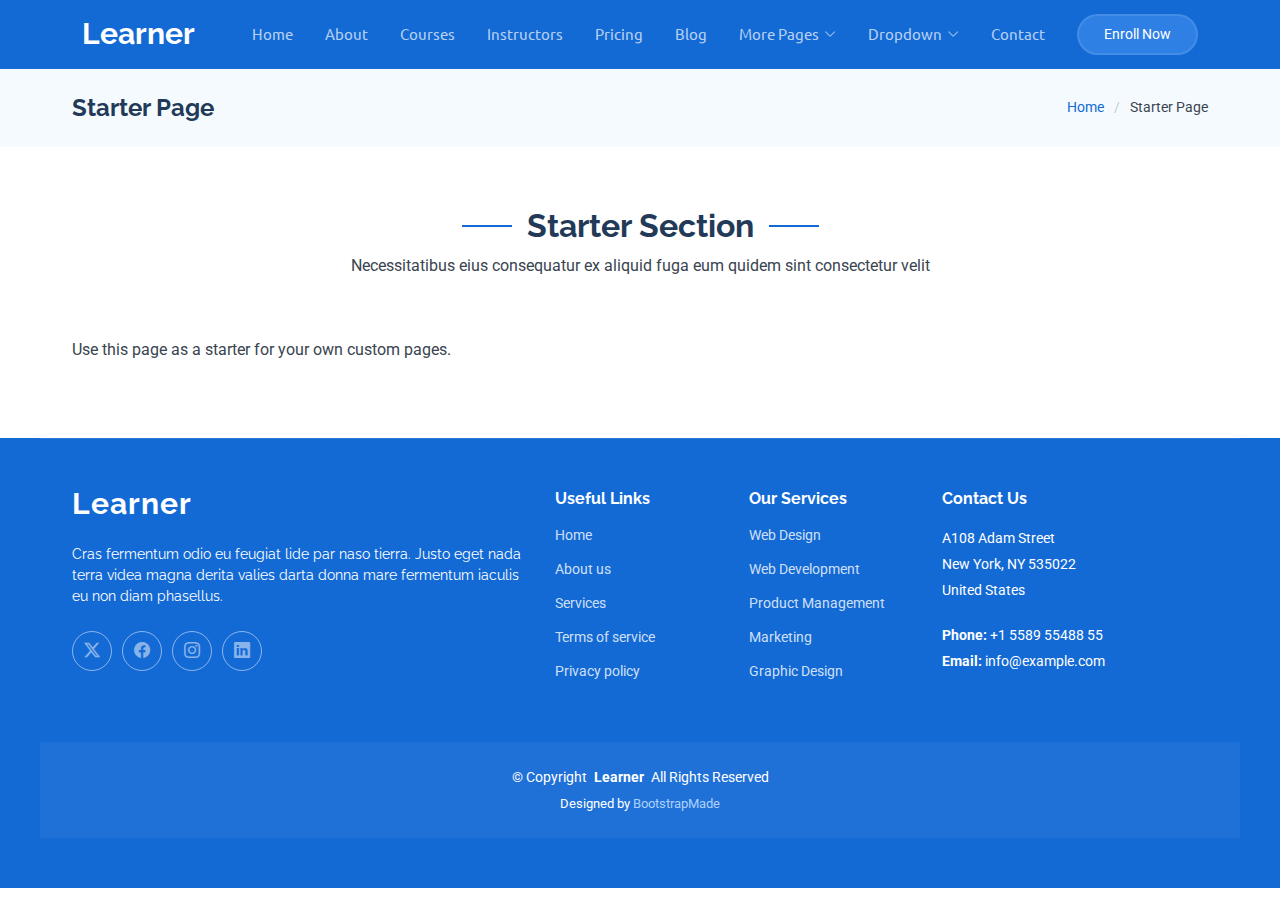
<file: starter-page.html>
<!DOCTYPE html>
<html lang="en">

<head>
  <meta charset="utf-8">
  <meta content="width=device-width, initial-scale=1.0" name="viewport">
  <title>Starter Page - Learner Bootstrap Template</title>
  <meta name="description" content="">
  <meta name="keywords" content="">

  <!-- Favicons -->
  <link href="assets/img/favicon.png" rel="icon">
  <link href="assets/img/apple-touch-icon.png" rel="apple-touch-icon">

  <!-- Fonts -->
  <link href="https://fonts.googleapis.com" rel="preconnect">
  <link href="https://fonts.gstatic.com" rel="preconnect" crossorigin>
  <link href="https://fonts.googleapis.com/css2?family=Roboto:ital,wght@0,100;0,300;0,400;0,500;0,700;0,900;1,100;1,300;1,400;1,500;1,700;1,900&family=Raleway:ital,wght@0,100;0,200;0,300;0,400;0,500;0,600;0,700;0,800;0,900;1,100;1,200;1,300;1,400;1,500;1,600;1,700;1,800;1,900&family=Ubuntu:ital,wght@0,300;0,400;0,500;0,700;1,300;1,400;1,500;1,700&display=swap" rel="stylesheet">

  <!-- Vendor CSS Files -->
  <link href="assets/vendor/bootstrap/css/bootstrap.min.css" rel="stylesheet">
  <link href="assets/vendor/bootstrap-icons/bootstrap-icons.css" rel="stylesheet">
  <link href="assets/vendor/aos/aos.css" rel="stylesheet">
  <link href="assets/vendor/swiper/swiper-bundle.min.css" rel="stylesheet">

  <!-- Main CSS File -->
  <link href="assets/css/main.css" rel="stylesheet">

  <!-- =======================================================
  * Template Name: Learner
  * Template URL: https://bootstrapmade.com/learner-bootstrap-course-template/
  * Updated: Jul 08 2025 with Bootstrap v5.3.7
  * Author: BootstrapMade.com
  * License: https://bootstrapmade.com/license/
  ======================================================== -->
</head>

<body class="starter-page-page">

  <header id="header" class="header d-flex align-items-center sticky-top">
    <div class="container-fluid container-xl position-relative d-flex align-items-center">

      <a href="index.html" class="logo d-flex align-items-center me-auto">
        <!-- Uncomment the line below if you also wish to use an image logo -->
        <!-- <img src="assets/img/logo.webp" alt=""> -->
        <h1 class="sitename">Learner</h1>
      </a>

      <nav id="navmenu" class="navmenu">
        <ul>
          <li><a href="index.html">Home</a></li>
          <li><a href="about.html">About</a></li>
          <li><a href="courses.html">Courses</a></li>
          <li><a href="instructors.html">Instructors</a></li>
          <li><a href="pricing.html">Pricing</a></li>
          <li><a href="blog.html">Blog</a></li>
          <li class="dropdown"><a href="#"><span>More Pages</span> <i class="bi bi-chevron-down toggle-dropdown"></i></a>
            <ul>
              <li><a href="course-details.html">Course Details</a></li>
              <li><a href="instructor-profile.html">Instructor Profile</a></li>
              <li><a href="events.html">Events</a></li>
              <li><a href="blog-details.html">Blog Details</a></li>
              <li><a href="terms.html">Terms</a></li>
              <li><a href="privacy.html">Privacy</a></li>
              <li><a href="404.html">404</a></li>
            </ul>
          </li>

          <li class="dropdown"><a href="#"><span>Dropdown</span> <i class="bi bi-chevron-down toggle-dropdown"></i></a>
            <ul>
              <li><a href="#">Dropdown 1</a></li>
              <li class="dropdown"><a href="#"><span>Deep Dropdown</span> <i class="bi bi-chevron-down toggle-dropdown"></i></a>
                <ul>
                  <li><a href="#">Deep Dropdown 1</a></li>
                  <li><a href="#">Deep Dropdown 2</a></li>
                  <li><a href="#">Deep Dropdown 3</a></li>
                  <li><a href="#">Deep Dropdown 4</a></li>
                  <li><a href="#">Deep Dropdown 5</a></li>
                </ul>
              </li>
              <li><a href="#">Dropdown 2</a></li>
              <li><a href="#">Dropdown 3</a></li>
              <li><a href="#">Dropdown 4</a></li>
            </ul>
          </li>
          <li><a href="contact.html">Contact</a></li>
        </ul>
        <i class="mobile-nav-toggle d-xl-none bi bi-list"></i>
      </nav>

      <a class="btn-getstarted" href="enroll.html">Enroll Now</a>

    </div>
  </header>

  <main class="main">

    <!-- Page Title -->
    <div class="page-title light-background">
      <div class="container d-lg-flex justify-content-between align-items-center">
        <h1 class="mb-2 mb-lg-0">Starter Page</h1>
        <nav class="breadcrumbs">
          <ol>
            <li><a href="index.html">Home</a></li>
            <li class="current">Starter Page</li>
          </ol>
        </nav>
      </div>
    </div><!-- End Page Title -->

    <!-- Starter Section Section -->
    <section id="starter-section" class="starter-section section">

      <!-- Section Title -->
      <div class="container section-title" data-aos="fade-up">
        <h2>Starter Section</h2>
        <p>Necessitatibus eius consequatur ex aliquid fuga eum quidem sint consectetur velit</p>
      </div><!-- End Section Title -->

      <div class="container" data-aos="fade-up">
        <p>Use this page as a starter for your own custom pages.</p>
      </div>

    </section><!-- /Starter Section Section -->

  </main>

  <footer id="footer" class="footer accent-background">

    <div class="container footer-top">
      <div class="row gy-4">
        <div class="col-lg-5 col-md-12 footer-about">
          <a href="index.html" class="logo d-flex align-items-center">
            <span class="sitename">Learner</span>
          </a>
          <p>Cras fermentum odio eu feugiat lide par naso tierra. Justo eget nada terra videa magna derita valies darta donna mare fermentum iaculis eu non diam phasellus.</p>
          <div class="social-links d-flex mt-4">
            <a href=""><i class="bi bi-twitter-x"></i></a>
            <a href=""><i class="bi bi-facebook"></i></a>
            <a href=""><i class="bi bi-instagram"></i></a>
            <a href=""><i class="bi bi-linkedin"></i></a>
          </div>
        </div>

        <div class="col-lg-2 col-6 footer-links">
          <h4>Useful Links</h4>
          <ul>
            <li><a href="#">Home</a></li>
            <li><a href="#">About us</a></li>
            <li><a href="#">Services</a></li>
            <li><a href="#">Terms of service</a></li>
            <li><a href="#">Privacy policy</a></li>
          </ul>
        </div>

        <div class="col-lg-2 col-6 footer-links">
          <h4>Our Services</h4>
          <ul>
            <li><a href="#">Web Design</a></li>
            <li><a href="#">Web Development</a></li>
            <li><a href="#">Product Management</a></li>
            <li><a href="#">Marketing</a></li>
            <li><a href="#">Graphic Design</a></li>
          </ul>
        </div>

        <div class="col-lg-3 col-md-12 footer-contact text-center text-md-start">
          <h4>Contact Us</h4>
          <p>A108 Adam Street</p>
          <p>New York, NY 535022</p>
          <p>United States</p>
          <p class="mt-4"><strong>Phone:</strong> <span>+1 5589 55488 55</span></p>
          <p><strong>Email:</strong> <span>info@example.com</span></p>
        </div>

      </div>
    </div>

    <div class="container copyright text-center mt-4">
      <p>© <span>Copyright</span> <strong class="px-1 sitename">Learner</strong> <span>All Rights Reserved</span></p>
      <div class="credits">
        <!-- All the links in the footer should remain intact. -->
        <!-- You can delete the links only if you've purchased the pro version. -->
        <!-- Licensing information: https://bootstrapmade.com/license/ -->
        <!-- Purchase the pro version with working PHP/AJAX contact form: [buy-url] -->
        Designed by <a href="https://bootstrapmade.com/">BootstrapMade</a>
      </div>
    </div>

  </footer>

  <!-- Scroll Top -->
  <a href="#" id="scroll-top" class="scroll-top d-flex align-items-center justify-content-center"><i class="bi bi-arrow-up-short"></i></a>

  <!-- Preloader -->
  <div id="preloader"></div>

  <!-- Vendor JS Files -->
  <script src="assets/vendor/bootstrap/js/bootstrap.bundle.min.js"></script>
  <script src="assets/vendor/php-email-form/validate.js"></script>
  <script src="assets/vendor/aos/aos.js"></script>
  <script src="assets/vendor/purecounter/purecounter_vanilla.js"></script>
  <script src="assets/vendor/swiper/swiper-bundle.min.js"></script>

  <!-- Main JS File -->
  <script src="assets/js/main.js"></script>

</body>

</html>
</file>
<file: assets/css/main.css>
/**
* Template Name: Learner
* Template URL: https://bootstrapmade.com/learner-bootstrap-course-template/
* Updated: Jul 08 2025 with Bootstrap v5.3.7
* Author: BootstrapMade.com
* License: https://bootstrapmade.com/license/
*/

@charset "UTF-8";

/*--------------------------------------------------------------
# Font & Color Variables
# Help: https://bootstrapmade.com/color-system/
--------------------------------------------------------------*/
/* Fonts */
:root {
  --default-font: "Roboto",  system-ui, -apple-system, "Segoe UI", Roboto, "Helvetica Neue", Arial, "Noto Sans", "Liberation Sans", sans-serif, "Apple Color Emoji", "Segoe UI Emoji", "Segoe UI Symbol", "Noto Color Emoji";
  --heading-font: "Raleway",  sans-serif;
  --nav-font: "Ubuntu",  sans-serif;
}

/* Global Colors - The following color variables are used throughout the website. Updating them here will change the color scheme of the entire website */
:root { 
  --background-color: #ffffff; /* Background color for the entire website, including individual sections */
  --default-color: #394450; /* Default color used for the majority of the text content across the entire website */
  --heading-color: #223a58; /* Color for headings, subheadings and title throughout the website */
  --accent-color: #136ad5; /* Accent color that represents your brand on the website. It's used for buttons, links, and other elements that need to stand out */
  --surface-color: #ffffff; /* The surface color is used as a background of boxed elements within sections, such as cards, icon boxes, or other elements that require a visual separation from the global background. */
  --contrast-color: #ffffff; /* Contrast color for text, ensuring readability against backgrounds of accent, heading, or default colors. */
}

/* Nav Menu Colors - The following color variables are used specifically for the navigation menu. They are separate from the global colors to allow for more customization options */
:root {
  --nav-color: rgba(255, 255, 255, 0.7);  /* The default color of the main navmenu links */
  --nav-hover-color: #ffffff; /* Applied to main navmenu links when they are hovered over or active */
  --nav-mobile-background-color: #ffffff; /* Used as the background color for mobile navigation menu */
  --nav-dropdown-background-color: #ffffff; /* Used as the background color for dropdown items that appear when hovering over primary navigation items */
  --nav-dropdown-color: #394450; /* Used for navigation links of the dropdown items in the navigation menu. */
  --nav-dropdown-hover-color: #136ad5; /* Similar to --nav-hover-color, this color is applied to dropdown navigation links when they are hovered over. */
}

/* Color Presets - These classes override global colors when applied to any section or element, providing reuse of the sam color scheme. */

.light-background {
  --background-color: #f5faff;
  --surface-color: #ffffff;
}

.dark-background {
  --background-color: #060606;
  --default-color: #ffffff;
  --heading-color: #ffffff;
  --surface-color: #252525;
  --contrast-color: #ffffff;
}

.accent-background {
  --background-color: #136ad5;
  --default-color: #ffffff;
  --heading-color: #ffffff;
  --accent-color: #acd0fc;
  --surface-color: #4188de;
  --contrast-color: #ffffff;
}

/* Smooth scroll */
:root {
  scroll-behavior: smooth;
}

/*--------------------------------------------------------------
# General Styling & Shared Classes
--------------------------------------------------------------*/
body {
  color: var(--default-color);
  background-color: var(--background-color);
  font-family: var(--default-font);
}

.container {
  max-width: 1200px;
  margin: 0 auto;
  padding: 0 2rem;
}

a {
  color: var(--accent-color);
  text-decoration: none;
  transition: 0.3s;
}

a:hover {
  color: color-mix(in srgb, var(--accent-color), transparent 25%);
  text-decoration: none;
}

h1,
h2,
h3,
h4,
h5,
h6 {
  color: var(--heading-color);
  font-family: var(--heading-font);
}

/* PHP Email Form Messages
------------------------------*/
.php-email-form .error-message {
  display: none;
  background: #df1529;
  color: #ffffff;
  text-align: left;
  padding: 15px;
  margin-bottom: 24px;
  font-weight: 600;
}

.php-email-form .sent-message {
  display: none;
  color: #ffffff;
  background: #059652;
  text-align: center;
  padding: 15px;
  margin-bottom: 24px;
  font-weight: 600;
}

.php-email-form .loading {
  display: none;
  background: var(--surface-color);
  text-align: center;
  padding: 15px;
  margin-bottom: 24px;
}

.php-email-form .loading:before {
  content: "";
  display: inline-block;
  border-radius: 50%;
  width: 24px;
  height: 24px;
  margin: 0 10px -6px 0;
  border: 3px solid var(--accent-color);
  border-top-color: var(--surface-color);
  animation: php-email-form-loading 1s linear infinite;
}

@keyframes php-email-form-loading {
  0% {
    transform: rotate(0deg);
  }

  100% {
    transform: rotate(360deg);
  }
}

/*--------------------------------------------------------------
# Global Header
--------------------------------------------------------------*/
.topbar{
  --background-color: #136ad5;
  --default-color: #ffffff;
  --heading-color: #ffffff;
  --accent-color: #2e80e4;
  padding: 0px 0;
}
.header {
  --background-color: #136ad5;
  --default-color: #ffffff;
  --heading-color: #ffffff;
  --accent-color: #2e80e4;
  color: var(--default-color);
  background-color: var(--background-color);
  padding: 8px 0;
  transition: all 0.5s;
  z-index: 997;
}

.header .logo {
  line-height: 1;
}

.header .logo img {
  max-height: 36px;
  margin-right: 8px;
}

.header .logo h1 {
  font-size: 30px;
  margin: 0;
  font-weight: 700;
  color: var(--heading-color);
}

.header .btn-getstarted,
.header .btn-getstarted:focus {
  color: var(--contrast-color);
  background: var(--accent-color);
  font-size: 14px;
  padding: 8px 25px;
  margin: 0 0 0 30px;
  border-radius: 50px;
  transition: 0.3s;
  border: 2px solid color-mix(in srgb, var(--contrast-color), transparent 90%);
}

.header .btn-getstarted:hover,
.header .btn-getstarted:focus:hover {
  color: var(--contrast-color);
  background: color-mix(in srgb, var(--contrast-color), transparent 90%);
}

@media (max-width: 1200px) {
  .header .logo {
    order: 1;
  }

  .header .btn-getstarted {
    order: 2;
    margin: 0 15px 0 0;
    padding: 6px 15px;
  }

  .header .navmenu {
    order: 3;
  }
}

.scrolled .header {
  box-shadow: 0px 0 18px rgba(0, 0, 0, 0.1);
}

/*--------------------------------------------------------------
# Navigation Menu
--------------------------------------------------------------*/
/* Desktop Navigation */
@media (min-width: 1200px) {
  .navmenu {
    padding: 0;
  }

  .navmenu ul {
    margin: 0;
    padding: 0;
    display: flex;
    list-style: none;
    align-items: center;
  }

  .navmenu li {
    position: relative;
  }

  .navmenu>ul>li {
    white-space: nowrap;
    padding: 15px 14px;
  }

  .navmenu>ul>li:last-child {
    padding-right: 0;
  }

  .navmenu a,
  .navmenu a:focus {
    color: var(--nav-color);
    font-size: 15px;
    padding: 0 2px;
    font-family: var(--nav-font);
    font-weight: 400;
    display: flex;
    align-items: center;
    justify-content: space-between;
    white-space: nowrap;
    transition: 0.3s;
    position: relative;
  }

  .navmenu a i,
  .navmenu a:focus i {
    font-size: 12px;
    line-height: 0;
    margin-left: 5px;
    transition: 0.3s;
  }

  .navmenu>ul>li>a:before {
    content: "";
    position: absolute;
    height: 2px;
    bottom: -6px;
    left: 0;
    background-color: var(--nav-hover-color);
    visibility: hidden;
    width: 0px;
    transition: all 0.3s ease-in-out 0s;
  }

  .navmenu a:hover:before,
  .navmenu li:hover>a:before,
  .navmenu .active:before {
    visibility: visible;
    width: 100%;
  }

  .navmenu li:hover>a,
  .navmenu .active,
  .navmenu .active:focus {
    color: var(--nav-hover-color);
  }

  .navmenu .dropdown ul {
    margin: 0;
    padding: 10px 0;
    background: var(--nav-dropdown-background-color);
    display: block;
    position: absolute;
    visibility: hidden;
    left: 14px;
    top: 130%;
    opacity: 0;
    transition: 0.3s;
    border-radius: 4px;
    z-index: 99;
    box-shadow: 0px 0px 30px rgba(0, 0, 0, 0.1);
  }

  .navmenu .dropdown ul li {
    min-width: 200px;
  }

  .navmenu .dropdown ul a {
    padding: 10px 20px;
    font-size: 15px;
    text-transform: none;
    color: var(--nav-dropdown-color);
  }

  .navmenu .dropdown ul a i {
    font-size: 12px;
  }

  .navmenu .dropdown ul a:hover,
  .navmenu .dropdown ul .active:hover,
  .navmenu .dropdown ul .active,
  .navmenu .dropdown ul li:hover>a {
    color: var(--nav-dropdown-hover-color);
  }

  .navmenu .dropdown:hover>ul {
    opacity: 1;
    top: 100%;
    visibility: visible;
  }

  .navmenu .dropdown .dropdown ul {
    top: 0;
    left: -90%;
    visibility: hidden;
  }

  .navmenu .dropdown .dropdown:hover>ul {
    opacity: 1;
    top: 0;
    left: -100%;
    visibility: visible;
  }
}

/* Mobile Navigation */
@media (max-width: 1199px) {
  .mobile-nav-toggle {
    color: var(--nav-color);
    font-size: 28px;
    line-height: 0;
    margin-right: 10px;
    cursor: pointer;
    transition: color 0.3s;
  }

  .navmenu {
    padding: 0;
    z-index: 9997;
  }

  .navmenu ul {
    display: none;
    list-style: none;
    position: absolute;
    inset: 60px 20px 20px 20px;
    padding: 10px 0;
    margin: 0;
    border-radius: 6px;
    background-color: var(--nav-mobile-background-color);
    border: 1px solid color-mix(in srgb, var(--default-color), transparent 90%);
    box-shadow: none;
    overflow-y: auto;
    transition: 0.3s;
    z-index: 9998;
  }

  .navmenu a,
  .navmenu a:focus {
    color: var(--nav-dropdown-color);
    padding: 10px 20px;
    font-family: var(--nav-font);
    font-size: 17px;
    font-weight: 500;
    display: flex;
    align-items: center;
    justify-content: space-between;
    white-space: nowrap;
    transition: 0.3s;
  }

  .navmenu a i,
  .navmenu a:focus i {
    font-size: 12px;
    line-height: 0;
    margin-left: 5px;
    width: 30px;
    height: 30px;
    display: flex;
    align-items: center;
    justify-content: center;
    border-radius: 50%;
    transition: 0.3s;
    background-color: color-mix(in srgb, var(--accent-color), transparent 90%);
  }

  .navmenu a i:hover,
  .navmenu a:focus i:hover {
    background-color: var(--accent-color);
    color: var(--contrast-color);
  }

  .navmenu a:hover,
  .navmenu .active,
  .navmenu .active:focus {
    color: var(--nav-dropdown-hover-color);
  }

  .navmenu .active i,
  .navmenu .active:focus i {
    background-color: var(--accent-color);
    color: var(--contrast-color);
    transform: rotate(180deg);
  }

  .navmenu .dropdown ul {
    position: static;
    display: none;
    z-index: 99;
    padding: 10px 0;
    margin: 10px 20px;
    background-color: var(--nav-dropdown-background-color);
    transition: all 0.5s ease-in-out;
  }

  .navmenu .dropdown ul ul {
    background-color: rgba(33, 37, 41, 0.1);
  }

  .navmenu .dropdown>.dropdown-active {
    display: block;
    background-color: rgba(33, 37, 41, 0.03);
  }

  .mobile-nav-active {
    overflow: hidden;
  }

  .mobile-nav-active .mobile-nav-toggle {
    color: #fff;
    position: absolute;
    font-size: 32px;
    top: 15px;
    right: 15px;
    margin-right: 0;
    z-index: 9999;
  }

  .mobile-nav-active .navmenu {
    position: fixed;
    overflow: hidden;
    inset: 0;
    background: rgba(33, 37, 41, 0.8);
    transition: 0.3s;
  }

  .mobile-nav-active .navmenu>ul {
    display: block;
  }
}

/*--------------------------------------------------------------
# Global Footer
--------------------------------------------------------------*/
.footer {
  color: var(--default-color);
  background-color: var(--background-color);
  font-size: 14px;
  padding-bottom: 50px;
  position: relative;
}

.footer .footer-top {
  padding-top: 50px;
  border-top: 1px solid color-mix(in srgb, var(--default-color), transparent 90%);
}

.footer .footer-about .logo {
  line-height: 1;
  margin-bottom: 25px;
}

.footer .footer-about .logo img {
  max-height: 40px;
  margin-right: 6px;
}

.footer .footer-about .logo span {
  color: var(--heading-color);
  font-size: 30px;
  font-weight: 700;
  letter-spacing: 1px;
  font-family: var(--heading-font);
}

.footer .footer-about p {
  font-size: 14px;
  font-family: var(--heading-font);
}

.footer .social-links a {
  display: flex;
  align-items: center;
  justify-content: center;
  width: 40px;
  height: 40px;
  border-radius: 50%;
  border: 1px solid color-mix(in srgb, var(--default-color), transparent 50%);
  font-size: 16px;
  color: color-mix(in srgb, var(--default-color), transparent 50%);
  margin-right: 10px;
  transition: 0.3s;
}

.footer .social-links a:hover {
  color: var(--accent-color);
  border-color: var(--accent-color);
}

.footer h4 {
  font-size: 16px;
  font-weight: bold;
  position: relative;
  padding-bottom: 12px;
}

.footer .footer-links {
  margin-bottom: 30px;
}

.footer .footer-links ul {
  list-style: none;
  padding: 0;
  margin: 0;
}

.footer .footer-links ul i {
  padding-right: 2px;
  font-size: 12px;
  line-height: 0;
}

.footer .footer-links ul li {
  padding: 10px 0;
  display: flex;
  align-items: center;
}

.footer .footer-links ul li:first-child {
  padding-top: 0;
}

.footer .footer-links ul a {
  color: color-mix(in srgb, var(--default-color), transparent 20%);
  display: inline-block;
  line-height: 1;
}

.footer .footer-links ul a:hover {
  color: var(--accent-color);
}

.footer .footer-contact p {
  margin-bottom: 5px;
}

.footer .copyright {
  padding-top: 25px;
  padding-bottom: 25px;
  background-color: color-mix(in srgb, var(--default-color), transparent 95%);
}

.footer .copyright p {
  margin-bottom: 0;
}

.footer .credits {
  margin-top: 6px;
  font-size: 13px;
}

/*--------------------------------------------------------------
# Preloader
--------------------------------------------------------------*/
#preloader {
  position: fixed;
  inset: 0;
  z-index: 999999;
  overflow: hidden;
  background: var(--background-color);
  transition: all 0.6s ease-out;
}

#preloader:before {
  content: "";
  position: fixed;
  top: calc(50% - 30px);
  left: calc(50% - 30px);
  border: 6px solid #ffffff;
  border-color: var(--accent-color) transparent var(--accent-color) transparent;
  border-radius: 50%;
  width: 60px;
  height: 60px;
  animation: animate-preloader 1.5s linear infinite;
}

@keyframes animate-preloader {
  0% {
    transform: rotate(0deg);
  }

  100% {
    transform: rotate(360deg);
  }
}

/*--------------------------------------------------------------
# Scroll Top Button
--------------------------------------------------------------*/
.scroll-top {
  position: fixed;
  visibility: hidden;
  opacity: 0;
  right: 15px;
  bottom: 15px;
  z-index: 99999;
  background-color: var(--accent-color);
  width: 40px;
  height: 40px;
  border-radius: 4px;
  transition: all 0.4s;
}

.scroll-top i {
  font-size: 24px;
  color: var(--contrast-color);
  line-height: 0;
}

.scroll-top:hover {
  background-color: color-mix(in srgb, var(--accent-color), transparent 20%);
  color: var(--contrast-color);
}

.scroll-top.active {
  visibility: visible;
  opacity: 1;
}

/*--------------------------------------------------------------
# Disable aos animation delay on mobile devices
--------------------------------------------------------------*/
@media screen and (max-width: 768px) {
  [data-aos-delay] {
    transition-delay: 0 !important;
  }
}

/*--------------------------------------------------------------
# Global Page Titles & Breadcrumbs
--------------------------------------------------------------*/
.page-title {
  color: var(--default-color);
  background-color: var(--background-color);
  padding: 25px 0;
  position: relative;
}

.page-title h1 {
  font-size: 24px;
  font-weight: 700;
}

.page-title .breadcrumbs ol {
  display: flex;
  flex-wrap: wrap;
  list-style: none;
  padding: 0;
  margin: 0;
  font-size: 14px;
  font-weight: 400;
}

.page-title .breadcrumbs ol li+li {
  padding-left: 10px;
}

.page-title .breadcrumbs ol li+li::before {
  content: "/";
  display: inline-block;
  padding-right: 10px;
  color: color-mix(in srgb, var(--default-color), transparent 70%);
}

/*--------------------------------------------------------------
# Global Sections
--------------------------------------------------------------*/
section,
.section {
  color: var(--default-color);
  background-color: var(--background-color);
  padding: 60px 0;
  scroll-margin-top: 90px;
  overflow: clip;
}

@media (max-width: 1199px) {

  section,
  .section {
    scroll-margin-top: 66px;
  }
}

/*--------------------------------------------------------------
# Global Section Titles
--------------------------------------------------------------*/
.section-title {
  text-align: center;
  padding-bottom: 60px;
  position: relative;
}

.section-title h2 {
  font-size: 32px;
  font-weight: 700;
  position: relative;
}

.section-title h2:before,
.section-title h2:after {
  content: "";
  width: 50px;
  height: 2px;
  background: var(--accent-color);
  display: inline-block;
}

.section-title h2:before {
  margin: 0 15px 10px 0;
}

.section-title h2:after {
  margin: 0 0 10px 15px;
}

.section-title p {
  margin-bottom: 0;
}

@media (max-width: 768px) {
  .section-title h2 {
    font-size: 20px;
  }

  .section-title h2:before,
  .section-title h2:after {
    content: "";
    width: 20px;
    height: 2px;
    background: var(--accent-color);
    display: inline-block;
  }
}

/*--------------------------------------------------------------
# Courses Hero Section
--------------------------------------------------------------*/
.courses-hero {
  position: relative;
  min-height: 70vh;
  display: flex;
  align-items: center;
  overflow: hidden;
  padding: 120px 0 60px;
}

.courses-hero .hero-content {
  position: relative;
  z-index: 2;
  width: 100%;
}

.courses-hero .hero-text h1 {
  font-size: 3.5rem;
  font-weight: 700;
  line-height: 1.2;
  margin-bottom: 1.5rem;
  color: var(--heading-color);
}

@media (max-width: 768px) {
  .courses-hero .hero-text h1 {
    font-size: 2.5rem;
  }
}

.courses-hero .hero-text p {
  font-size: 1.25rem;
  line-height: 1.6;
  margin-bottom: 2rem;
  color: color-mix(in srgb, var(--default-color), transparent 20%);
}

.courses-hero .hero-stats {
  display: flex;
  gap: 2rem;
  margin-bottom: 2.5rem;
}

@media (max-width: 576px) {
  .courses-hero .hero-stats {
    flex-direction: column;
    gap: 1rem;
  }
}

.courses-hero .hero-stats .stat-item {
  text-align: center;
}

.courses-hero .hero-stats .stat-item .number {
  display: block;
  font-size: 2.5rem;
  font-weight: 700;
  color: var(--accent-color);
  line-height: 1;
}

.courses-hero .hero-stats .stat-item .label {
  font-size: 0.9rem;
  color: color-mix(in srgb, var(--default-color), transparent 40%);
  font-weight: 500;
}

.courses-hero .hero-buttons {
  display: flex;
  gap: 1rem;
  margin-bottom: 2.5rem;
}

@media (max-width: 576px) {
  .courses-hero .hero-buttons {
    flex-direction: column;
  }
}

.courses-hero .hero-buttons .btn {
  padding: 15px 30px;
  font-weight: 600;
  font-size: 1rem;
  border-radius: 50px;
  transition: all 0.3s ease;
}

.courses-hero .hero-buttons .btn.btn-primary {
  background-color: var(--accent-color);
  border-color: var(--accent-color);
  color: var(--contrast-color);
}

.courses-hero .hero-buttons .btn.btn-primary:hover {
  background-color: color-mix(in srgb, var(--accent-color), black 15%);
  border-color: color-mix(in srgb, var(--accent-color), black 15%);
  transform: translateY(-2px);
}

.courses-hero .hero-buttons .btn.btn-outline {
  background-color: transparent;
  border: 2px solid var(--accent-color);
  color: var(--accent-color);
}

.courses-hero .hero-buttons .btn.btn-outline:hover {
  background-color: var(--accent-color);
  color: var(--contrast-color);
  transform: translateY(-2px);
}

.courses-hero .hero-features {
  display: flex;
  gap: 2rem;
}

@media (max-width: 768px) {
  .courses-hero .hero-features {
    flex-wrap: wrap;
    gap: 1rem;
  }
}

.courses-hero .hero-features .feature {
  display: flex;
  align-items: center;
  gap: 0.5rem;
}

.courses-hero .hero-features .feature i {
  font-size: 1.25rem;
  color: var(--accent-color);
}

.courses-hero .hero-features .feature span {
  font-size: 0.9rem;
  font-weight: 500;
  color: var(--default-color);
}

.courses-hero .hero-image {
  position: relative;
}

.courses-hero .hero-image .main-image {
  position: relative;
  border-radius: 20px;
  overflow: hidden;
  box-shadow: 0 20px 60px rgba(0, 0, 0, 0.1);
}

.courses-hero .hero-image .main-image img {
  width: 100%;
  height: auto;
  border-radius: 20px;
}

.courses-hero .hero-image .floating-cards {
  position: absolute;
  top: 0;
  left: 0;
  right: 0;
  bottom: 0;
  pointer-events: none;
}

.courses-hero .hero-image .floating-cards .course-card {
  position: absolute;
  background: var(--surface-color);
  border-radius: 15px;
  padding: 1rem 1.25rem;
  box-shadow: 0 10px 30px rgba(0, 0, 0, 0.15);
  display: flex;
  align-items: center;
  gap: 0.75rem;
  min-width: 200px;
}

.courses-hero .hero-image .floating-cards .course-card:nth-child(1) {
  top: 20%;
  left: -10%;
}

.courses-hero .hero-image .floating-cards .course-card:nth-child(2) {
  top: 50%;
  right: -15%;
}

.courses-hero .hero-image .floating-cards .course-card:nth-child(3) {
  bottom: 20%;
  left: -5%;
}

.courses-hero .hero-image .floating-cards .course-card .card-icon {
  width: 50px;
  height: 50px;
  border-radius: 12px;
  background: color-mix(in srgb, var(--accent-color), transparent 90%);
  display: flex;
  align-items: center;
  justify-content: center;
}

.courses-hero .hero-image .floating-cards .course-card .card-icon i {
  font-size: 1.5rem;
  color: var(--accent-color);
}

.courses-hero .hero-image .floating-cards .course-card .card-content h6 {
  margin: 0;
  font-size: 0.9rem;
  font-weight: 600;
  color: var(--heading-color);
  line-height: 1.2;
}

.courses-hero .hero-image .floating-cards .course-card .card-content span {
  font-size: 0.8rem;
  color: color-mix(in srgb, var(--default-color), transparent 40%);
}

@media (max-width: 992px) {
  .courses-hero .hero-image .floating-cards .course-card {
    display: none;
  }
}

.courses-hero .hero-background {
  position: absolute;
  top: 0;
  left: 0;
  right: 0;
  bottom: 0;
  z-index: 1;
  overflow: hidden;
}

.courses-hero .hero-background .bg-shapes {
  position: absolute;
  top: 0;
  left: 0;
  right: 0;
  bottom: 0;
}

.courses-hero .hero-background .bg-shapes .shape {
  position: absolute;
  border-radius: 50%;
  background: color-mix(in srgb, var(--accent-color), transparent 95%);
}

.courses-hero .hero-background .bg-shapes .shape.shape-1 {
  width: 300px;
  height: 300px;
  top: 10%;
  right: 10%;
  animation: float 6s ease-in-out infinite;
}

.courses-hero .hero-background .bg-shapes .shape.shape-2 {
  width: 200px;
  height: 200px;
  bottom: 20%;
  left: 5%;
  animation: float 8s ease-in-out infinite reverse;
}

.courses-hero .hero-background .bg-shapes .shape.shape-3 {
  width: 150px;
  height: 150px;
  top: 60%;
  right: 30%;
  animation: float 7s ease-in-out infinite;
}

@keyframes float {

  0%,
  100% {
    transform: translateY(0px);
  }

  50% {
    transform: translateY(-20px);
  }
}

@media (max-width: 992px) {
  .courses-hero {
    padding: 100px 0 60px;
    min-height: auto;
  }

  .courses-hero .hero-text {
    margin-bottom: 3rem;
  }
}

@media (max-width: 768px) {
  .courses-hero {
    text-align: center;
  }

  .courses-hero .hero-stats {
    justify-content: center;
  }

  .courses-hero .hero-features {
    justify-content: center;
  }
}

/*--------------------------------------------------------------
# Featured Courses Section
--------------------------------------------------------------*/
.featured-courses .course-card {
  background: var(--surface-color);
  border-radius: 15px;
  overflow: hidden;
  box-shadow: 0 5px 25px color-mix(in srgb, var(--default-color), transparent 90%);
  transition: all 0.3s ease;
  height: 100%;
  display: flex;
  flex-direction: column;
}

.featured-courses .course-card:hover {
  transform: translateY(-10px);
  box-shadow: 0 15px 40px color-mix(in srgb, var(--default-color), transparent 85%);
}

.featured-courses .course-image {
  position: relative;
  overflow: hidden;
  height: 220px;
}

.featured-courses .course-image img {
  width: 100%;
  height: 100%;
  object-fit: cover;
  transition: transform 0.3s ease;
}

.featured-courses .course-image:hover img {
  transform: scale(1.05);
}

.featured-courses .course-image .badge {
  position: absolute;
  top: 15px;
  left: 15px;
  padding: 6px 12px;
  border-radius: 20px;
  font-size: 12px;
  font-weight: 600;
  text-transform: uppercase;
  letter-spacing: 0.5px;
}

.featured-courses .course-image .badge.featured {
  background: var(--accent-color);
  color: var(--contrast-color);
}

.featured-courses .course-image .badge.new {
  background: #28a745;
  color: white;
}

.featured-courses .course-image .badge.certificate {
  background: #ffc107;
  color: #212529;
}

.featured-courses .course-image .badge.popular {
  background: #ff6b35;
  color: white;
}

.featured-courses .course-image .price-badge {
  position: absolute;
  top: 15px;
  right: 15px;
  background: var(--heading-color);
  color: var(--contrast-color);
  padding: 8px 15px;
  border-radius: 25px;
  font-weight: 700;
  font-size: 14px;
}

.featured-courses .course-content {
  padding: 25px;
  flex: 1;
  display: flex;
  flex-direction: column;
}

.featured-courses .course-meta {
  display: flex;
  gap: 15px;
  margin-bottom: 15px;
}

.featured-courses .course-meta span {
  font-size: 12px;
  padding: 4px 10px;
  border-radius: 15px;
  font-weight: 500;
}

.featured-courses .course-meta span.level {
  background: color-mix(in srgb, var(--accent-color), transparent 85%);
  color: var(--accent-color);
}

.featured-courses .course-meta span.duration {
  background: color-mix(in srgb, var(--heading-color), transparent 85%);
  color: var(--heading-color);
}

.featured-courses h3 {
  margin-bottom: 15px;
  font-size: 20px;
  line-height: 1.3;
}

.featured-courses h3 a {
  color: var(--heading-color);
  text-decoration: none;
  transition: color 0.3s ease;
}

.featured-courses h3 a:hover {
  color: var(--accent-color);
}

.featured-courses p {
  color: color-mix(in srgb, var(--default-color), transparent 20%);
  font-size: 14px;
  line-height: 1.6;
  margin-bottom: 20px;
}

.featured-courses .instructor {
  display: flex;
  align-items: center;
  gap: 12px;
  margin-bottom: 20px;
}

.featured-courses .instructor .instructor-img {
  width: 40px;
  height: 40px;
  border-radius: 50%;
  object-fit: cover;
}

.featured-courses .instructor .instructor-info h6 {
  margin: 0;
  font-size: 14px;
  font-weight: 600;
  color: var(--heading-color);
}

.featured-courses .instructor .instructor-info span {
  font-size: 12px;
  color: color-mix(in srgb, var(--default-color), transparent 40%);
}

.featured-courses .course-stats {
  display: flex;
  justify-content: space-between;
  align-items: center;
  margin-bottom: 25px;
  padding-top: 15px;
  border-top: 1px solid color-mix(in srgb, var(--default-color), transparent 90%);
}

.featured-courses .course-stats .rating {
  display: flex;
  align-items: center;
  gap: 3px;
}

.featured-courses .course-stats .rating i {
  color: #ffc107;
  font-size: 12px;
}

.featured-courses .course-stats .rating span {
  color: color-mix(in srgb, var(--default-color), transparent 30%);
  font-size: 12px;
  margin-left: 8px;
  font-weight: 500;
}

.featured-courses .course-stats .students {
  display: flex;
  align-items: center;
  gap: 5px;
}

.featured-courses .course-stats .students i {
  color: var(--accent-color);
  font-size: 14px;
}

.featured-courses .course-stats .students span {
  color: color-mix(in srgb, var(--default-color), transparent 30%);
  font-size: 12px;
  font-weight: 500;
}

.featured-courses .btn-course {
  display: inline-block;
  background: var(--accent-color);
  color: var(--contrast-color);
  padding: 12px 25px;
  border-radius: 25px;
  text-decoration: none;
  font-weight: 600;
  text-align: center;
  transition: all 0.3s ease;
  margin-top: auto;
}

.featured-courses .btn-course:hover {
  background: color-mix(in srgb, var(--accent-color), black 10%);
  transform: translateY(-2px);
}

.featured-courses .more-courses {
  margin-top: 50px;
}

.featured-courses .more-courses .btn-more {
  display: inline-block;
  background: transparent;
  color: var(--accent-color);
  padding: 15px 40px;
  border: 2px solid var(--accent-color);
  border-radius: 30px;
  text-decoration: none;
  font-weight: 600;
  transition: all 0.3s ease;
}

.featured-courses .more-courses .btn-more:hover {
  background: var(--accent-color);
  color: var(--contrast-color);
  transform: translateY(-3px);
}

@media (max-width: 768px) {
  .featured-courses .course-image {
    height: 200px;
  }

  .featured-courses .course-content {
    padding: 20px;
  }

  .featured-courses h3 {
    font-size: 18px;
  }

  .featured-courses .course-stats {
    flex-direction: column;
    gap: 10px;
    align-items: flex-start;
  }
}

/*--------------------------------------------------------------
# Course Categories Section
--------------------------------------------------------------*/
.course-categories .category-card {
  background: var(--surface-color);
  border-radius: 12px;
  padding: 30px 20px;
  text-align: center;
  transition: all 0.3s ease;
  border: 2px solid transparent;
  height: 100%;
  cursor: pointer;
  text-decoration: none;
  display: block;
}

.course-categories .category-card:hover {
  transform: translateY(-5px);
  box-shadow: 0 8px 25px rgba(0, 0, 0, 0.1);
  text-decoration: none;
}

.course-categories .category-card .category-icon {
  width: 60px;
  height: 60px;
  border-radius: 50%;
  display: flex;
  align-items: center;
  justify-content: center;
  margin: 0 auto 20px;
  transition: all 0.3s ease;
}

.course-categories .category-card .category-icon i {
  font-size: 30px;
  color: var(--contrast-color);
}

.course-categories .category-card h5 {
  font-size: 16px;
  font-weight: 600;
  margin-bottom: 8px;
  color: var(--heading-color);
}

.course-categories .category-card .course-count {
  font-size: 14px;
  color: color-mix(in srgb, var(--default-color), transparent 30%);
  font-weight: 500;
}

.course-categories .category-card.category-tech .category-icon {
  background: linear-gradient(135deg, #3b82f6, #1d4ed8);
}

.course-categories .category-card.category-tech:hover {
  border-color: #3b82f6;
}

.course-categories .category-card.category-business .category-icon {
  background: linear-gradient(135deg, #10b981, #047857);
}

.course-categories .category-card.category-business:hover {
  border-color: #10b981;
}

.course-categories .category-card.category-design .category-icon {
  background: linear-gradient(135deg, #8b5cf6, #6d28d9);
}

.course-categories .category-card.category-design:hover {
  border-color: #8b5cf6;
}

.course-categories .category-card.category-health .category-icon {
  background: linear-gradient(135deg, #ef4444, #dc2626);
}

.course-categories .category-card.category-health:hover {
  border-color: #ef4444;
}

.course-categories .category-card.category-language .category-icon {
  background: linear-gradient(135deg, #f97316, #ea580c);
}

.course-categories .category-card.category-language:hover {
  border-color: #f97316;
}

.course-categories .category-card.category-science .category-icon {
  background: linear-gradient(135deg, #06b6d4, #0891b2);
}

.course-categories .category-card.category-science:hover {
  border-color: #06b6d4;
}

.course-categories .category-card.category-marketing .category-icon {
  background: linear-gradient(135deg, #ec4899, #db2777);
}

.course-categories .category-card.category-marketing:hover {
  border-color: #ec4899;
}

.course-categories .category-card.category-finance .category-icon {
  background: linear-gradient(135deg, #059669, #047857);
}

.course-categories .category-card.category-finance:hover {
  border-color: #059669;
}

.course-categories .category-card.category-photography .category-icon {
  background: linear-gradient(135deg, #64748b, #475569);
}

.course-categories .category-card.category-photography:hover {
  border-color: #64748b;
}

.course-categories .category-card.category-music .category-icon {
  background: linear-gradient(135deg, #7c3aed, #5b21b6);
}

.course-categories .category-card.category-music:hover {
  border-color: #7c3aed;
}

.course-categories .category-card.category-engineering .category-icon {
  background: linear-gradient(135deg, #6b7280, #4b5563);
}

.course-categories .category-card.category-engineering:hover {
  border-color: #6b7280;
}

.course-categories .category-card.category-law .category-icon {
  background: linear-gradient(135deg, #f59e0b, #d97706);
}

.course-categories .category-card.category-law:hover {
  border-color: #f59e0b;
}

.course-categories .category-card.category-culinary .category-icon {
  background: linear-gradient(135deg, #f43f5e, #e11d48);
}

.course-categories .category-card.category-culinary:hover {
  border-color: #f43f5e;
}

.course-categories .category-card.category-sports .category-icon {
  background: linear-gradient(135deg, #84cc16, #65a30d);
}

.course-categories .category-card.category-sports:hover {
  border-color: #84cc16;
}

.course-categories .category-card.category-writing .category-icon {
  background: linear-gradient(135deg, #6366f1, #4338ca);
}

.course-categories .category-card.category-writing:hover {
  border-color: #6366f1;
}

.course-categories .category-card.category-psychology .category-icon {
  background: linear-gradient(135deg, #14b8a6, #0d9488);
}

.course-categories .category-card.category-psychology:hover {
  border-color: #14b8a6;
}

.course-categories .category-card.category-environment .category-icon {
  background: linear-gradient(135deg, #22c55e, #16a34a);
}

.course-categories .category-card.category-environment:hover {
  border-color: #22c55e;
}

.course-categories .category-card.category-communication .category-icon {
  background: linear-gradient(135deg, #0ea5e9, #0284c7);
}

.course-categories .category-card.category-communication:hover {
  border-color: #0ea5e9;
}

@media (max-width: 576px) {
  .course-categories .category-card {
    padding: 20px 15px;
  }

  .course-categories .category-card .category-icon {
    width: 50px;
    height: 50px;
    margin-bottom: 15px;
  }

  .course-categories .category-card .category-icon i {
    font-size: 24px;
  }

  .course-categories .category-card h5 {
    font-size: 14px;
  }

  .course-categories .category-card .course-count {
    font-size: 13px;
  }
}

/*--------------------------------------------------------------
# Featured Instructors Section
--------------------------------------------------------------*/
.featured-instructors .instructor-card {
  background: var(--surface-color);
  border-radius: 16px;
  overflow: hidden;
  box-shadow: 0 4px 20px color-mix(in srgb, var(--default-color), transparent 94%);
  border: 1px solid color-mix(in srgb, var(--default-color), transparent 92%);
  transition: all 0.3s ease;
  height: 100%;
  display: flex;
  flex-direction: column;
}

.featured-instructors .instructor-card:hover {
  transform: translateY(-5px);
  box-shadow: 0 8px 30px color-mix(in srgb, var(--default-color), transparent 88%);
}

.featured-instructors .instructor-card:hover .instructor-image .overlay-content {
  opacity: 1;
}

.featured-instructors .instructor-card:hover .instructor-image img {
  transform: scale(1.05);
}

.featured-instructors .instructor-image {
  position: relative;
  height: 250px;
  overflow: hidden;
}

.featured-instructors .instructor-image img {
  width: 100%;
  height: 100%;
  object-fit: cover;
  transition: transform 0.3s ease;
}

.featured-instructors .instructor-image .overlay-content {
  position: absolute;
  top: 15px;
  left: 15px;
  right: 15px;
  display: flex;
  justify-content: space-between;
  opacity: 0;
  transition: opacity 0.3s ease;
}

.featured-instructors .instructor-image .rating-stars {
  background: var(--surface-color);
  padding: 8px 12px;
  border-radius: 20px;
  display: flex;
  align-items: center;
  gap: 4px;
  box-shadow: 0 2px 10px color-mix(in srgb, var(--default-color), transparent 90%);
}

.featured-instructors .instructor-image .rating-stars i {
  color: #ffc107;
  font-size: 12px;
}

.featured-instructors .instructor-image .rating-stars i.bi-star {
  color: color-mix(in srgb, var(--default-color), transparent 80%);
}

.featured-instructors .instructor-image .rating-stars span {
  font-size: 12px;
  font-weight: 600;
  margin-left: 4px;
  color: var(--heading-color);
}

.featured-instructors .instructor-image .course-count {
  background: var(--accent-color);
  color: var(--contrast-color);
  padding: 8px 12px;
  border-radius: 20px;
  display: flex;
  align-items: center;
  gap: 6px;
  box-shadow: 0 2px 10px color-mix(in srgb, var(--accent-color), transparent 60%);
}

.featured-instructors .instructor-image .course-count i {
  font-size: 14px;
}

.featured-instructors .instructor-image .course-count span {
  font-size: 12px;
  font-weight: 600;
}

.featured-instructors .instructor-info {
  padding: 24px;
  flex-grow: 1;
  display: flex;
  flex-direction: column;
}

.featured-instructors .instructor-info h5 {
  margin: 0 0 8px 0;
  font-size: 20px;
  font-weight: 700;
  color: var(--heading-color);
}

.featured-instructors .instructor-info .specialty {
  color: var(--accent-color);
  font-weight: 600;
  font-size: 14px;
  margin: 0 0 12px 0;
  text-transform: uppercase;
  letter-spacing: 0.5px;
}

.featured-instructors .instructor-info .description {
  color: color-mix(in srgb, var(--default-color), transparent 30%);
  font-size: 14px;
  line-height: 1.6;
  margin-bottom: 20px;
  flex-grow: 1;
}

.featured-instructors .stats-grid {
  display: grid;
  grid-template-columns: 1fr 1fr;
  gap: 16px;
  margin-bottom: 20px;
  padding: 16px;
  background: color-mix(in srgb, var(--accent-color), transparent 95%);
  border-radius: 12px;
}

.featured-instructors .stats-grid .stat {
  text-align: center;
}

.featured-instructors .stats-grid .stat .number {
  display: block;
  font-size: 18px;
  font-weight: 800;
  color: var(--heading-color);
  line-height: 1;
  margin-bottom: 4px;
}

.featured-instructors .stats-grid .stat .label {
  font-size: 11px;
  color: color-mix(in srgb, var(--default-color), transparent 50%);
  text-transform: uppercase;
  letter-spacing: 0.5px;
  font-weight: 600;
}

.featured-instructors .action-buttons {
  display: flex;
  justify-content: center;
  align-items: center;
}

.featured-instructors .action-buttons .btn-view {
  background: var(--accent-color);
  color: var(--contrast-color);
  padding: 10px 20px;
  border-radius: 25px;
  text-decoration: none;
  font-weight: 600;
  font-size: 13px;
  transition: all 0.3s ease;
}

.featured-instructors .action-buttons .btn-view:hover {
  transform: translateY(-2px);
}

.featured-instructors .action-buttons .social-links {
  display: flex;
  gap: 6px;
}

.featured-instructors .action-buttons .social-links a {
  width: 32px;
  height: 32px;
  border: 1px solid color-mix(in srgb, var(--default-color), transparent 85%);
  border-radius: 8px;
  display: flex;
  align-items: center;
  justify-content: center;
  color: color-mix(in srgb, var(--default-color), transparent 40%);
  transition: all 0.3s ease;
}

.featured-instructors .action-buttons .social-links a:hover {
  background-color: var(--accent-color);
  border-color: var(--accent-color);
  color: var(--contrast-color);
  transform: scale(1.1);
}

.featured-instructors .action-buttons .social-links a i {
  font-size: 14px;
}

@media (max-width: 1399px) {
  .featured-instructors .col-xl-3 {
    flex: 0 0 auto;
    width: 25%;
  }
}

@media (max-width: 1199px) {
  .featured-instructors .col-lg-4 {
    flex: 0 0 auto;
    width: 33.333333%;
  }
}

@media (max-width: 991px) {
  .featured-instructors .instructor-card {
    margin-bottom: 20px;
  }

  .featured-instructors .instructor-image {
    height: 220px;
  }

  .featured-instructors .instructor-info {
    padding: 20px;
  }

  .featured-instructors .instructor-info h5 {
    font-size: 18px;
  }
}

@media (max-width: 767px) {
  .featured-instructors .col-md-6 {
    flex: 0 0 auto;
    width: 50%;
  }

  .featured-instructors .instructor-image {
    height: 200px;
  }

  .featured-instructors .instructor-info {
    padding: 18px;
  }
}

@media (max-width: 575px) {
  .featured-instructors .row>* {
    width: 100% !important;
  }

  .featured-instructors .instructor-image {
    height: 250px;
  }

  .featured-instructors .instructor-image .overlay-content {
    opacity: 1;
  }

  .featured-instructors .action-buttons {
    flex-direction: column;
    gap: 12px;
  }

  .featured-instructors .action-buttons .btn-view {
    width: 100%;
    text-align: center;
  }
}

/*--------------------------------------------------------------
# Testimonials Section
--------------------------------------------------------------*/
.testimonials {
  padding: 80px 0;
  overflow: hidden;
}

.testimonials .critic-reviews {
  margin-bottom: 60px;
}

.testimonials .critic-reviews .critic-review {
  background-color: var(--surface-color);
  padding: 30px;
  border-radius: 15px;
  position: relative;
  box-shadow: 0 10px 25px rgba(0, 0, 0, 0.05);
  height: 100%;
  transition: transform 0.3s ease;
}

.testimonials .critic-reviews .critic-review .review-quote {
  position: absolute;
  top: -20px;
  left: 20px;
  font-size: 80px;
  font-family: Georgia, serif;
  color: var(--accent-color);
  opacity: 0.2;
  line-height: 1;
}

.testimonials .critic-reviews .critic-review .stars {
  margin-bottom: 15px;
  display: flex;
}

.testimonials .critic-reviews .critic-review .stars i {
  color: #FFD700;
  margin-right: 3px;
  font-size: 18px;
}

.testimonials .critic-reviews .critic-review p {
  font-size: 15px;
  line-height: 1.6;
  margin-bottom: 20px;
  color: var(--default-color);
  font-style: italic;
}

.testimonials .critic-reviews .critic-review .critic-info .critic-name {
  font-weight: 600;
  color: var(--heading-color);
  font-size: 16px;
}

.testimonials .critic-reviews .critic-review:hover {
  transform: translateY(-10px);
}

.testimonials .testimonials-container {
  margin-bottom: 60px;
}

.testimonials .testimonials-container .swiper-wrapper {
  height: auto !important;
  padding-bottom: 20px;
}

.testimonials .testimonials-container .testimonial-item {
  background-color: var(--surface-color);
  padding: 30px;
  border-radius: 10px;
  box-shadow: 0 5px 15px rgba(0, 0, 0, 0.05);
  height: 100%;
  border-top: 3px solid var(--accent-color);
}

.testimonials .testimonials-container .testimonial-item .stars {
  margin-bottom: 15px;
  display: flex;
}

.testimonials .testimonials-container .testimonial-item .stars i {
  color: #FFD700;
  margin-right: 3px;
  font-size: 16px;
}

.testimonials .testimonials-container .testimonial-item p {
  font-size: 15px;
  font-style: italic;
  margin-bottom: 20px;
  color: var(--default-color);
  line-height: 1.6;
}

.testimonials .testimonials-container .testimonial-item .testimonial-profile {
  display: flex;
  align-items: center;
}

.testimonials .testimonials-container .testimonial-item .testimonial-profile img {
  width: 50px;
  height: 50px;
  border-radius: 50%;
  border: 4px solid color-mix(in srgb, var(--accent-color), transparent 80%);
  margin-right: 15px;
}

.testimonials .testimonials-container .testimonial-item .testimonial-profile div h3 {
  font-size: 16px;
  font-weight: 600;
  margin: 0 0 5px;
  color: var(--heading-color);
}

.testimonials .testimonials-container .testimonial-item .testimonial-profile div h4 {
  font-size: 14px;
  color: color-mix(in srgb, var(--default-color), transparent 30%);
  margin: 0;
  font-weight: normal;
}

.testimonials .testimonials-container .swiper-pagination {
  margin-top: 20px;
  position: relative;
}

.testimonials .testimonials-container .swiper-pagination .swiper-pagination-bullet {
  width: 10px;
  height: 10px;
  background-color: color-mix(in srgb, var(--accent-color), transparent 70%);
  opacity: 1;
}

.testimonials .testimonials-container .swiper-pagination .swiper-pagination-bullet.swiper-pagination-bullet-active {
  background-color: var(--accent-color);
  width: 20px;
  border-radius: 10px;
}

.testimonials .overall-rating {
  background-color: var(--surface-color);
  padding: 40px;
  border-radius: 15px;
  box-shadow: 0 10px 25px rgba(0, 0, 0, 0.05);
  display: inline-block;
}

.testimonials .overall-rating .rating-number {
  font-size: 48px;
  font-weight: 700;
  color: var(--heading-color);
  line-height: 1;
  margin-bottom: 10px;
}

.testimonials .overall-rating .rating-stars {
  margin-bottom: 15px;
}

.testimonials .overall-rating .rating-stars i {
  color: #FFD700;
  font-size: 22px;
  margin: 0 3px;
}

.testimonials .overall-rating p {
  color: var(--default-color);
  font-size: 15px;
  margin-bottom: 15px;
}

.testimonials .overall-rating .rating-platforms {
  display: flex;
  justify-content: center;
  flex-wrap: wrap;
  gap: 15px;
}

.testimonials .overall-rating .rating-platforms span {
  font-size: 14px;
  color: var(--accent-color);
  background-color: color-mix(in srgb, var(--accent-color), transparent 90%);
  padding: 5px 15px;
  border-radius: 20px;
}

@media (max-width: 992px) {
  .testimonials .section-header h2 {
    font-size: 28px;
  }

  .testimonials .critic-reviews .critic-review {
    margin-bottom: 30px;
  }

  .testimonials .testimonials-container .testimonial-item {
    margin-bottom: 30px;
  }
}

@media (max-width: 768px) {
  .testimonials {
    padding: 60px 0;
  }

  .testimonials .section-header h2 {
    font-size: 24px;
  }

  .testimonials .overall-rating {
    padding: 30px;
  }

  .testimonials .overall-rating .rating-number {
    font-size: 36px;
  }

  .testimonials .overall-rating .rating-stars i {
    font-size: 18px;
  }
}

/*--------------------------------------------------------------
# Recent Blog Posts Section
--------------------------------------------------------------*/
.recent-blog-posts .card {
  border: none;
  box-shadow: 0 0 20px rgba(0, 0, 0, 0.1);
  transition: transform 0.3s ease-in-out;
  overflow: hidden;
  height: 100%;
  background-color: var(--surface-color);
}

.recent-blog-posts .card:hover .card-img-wrapper img {
  transform: scale(1.1);
}

.recent-blog-posts .card .card-top {
  padding: 1rem;
}

.recent-blog-posts .card .card-top img {
  width: 40px;
  height: 40px;
  object-fit: cover;
}

.recent-blog-posts .card .card-top .author-name {
  font-size: 0.9rem;
  color: var(--heading-color);
}

.recent-blog-posts .card .card-top .likes {
  font-size: 0.9rem;
  color: var(--accent-color);
}

.recent-blog-posts .card .card-top .likes i {
  margin-right: 0.25rem;
}

.recent-blog-posts .card .card-img-wrapper {
  overflow: hidden;
  max-height: 250px;
}

.recent-blog-posts .card .card-img-wrapper img {
  width: 100%;
  height: 100%;
  object-fit: cover;
  transition: transform 0.3s ease-in-out;
}

.recent-blog-posts .card .card-body {
  padding: 1.5rem;
}

.recent-blog-posts .card .card-body .card-title {
  font-size: 1.25rem;
  margin-bottom: 0.75rem;
  color: var(--heading-color);
  font-weight: 600;
}

.recent-blog-posts .card .card-body .card-title a {
  color: inherit;
}

.recent-blog-posts .card .card-body .card-title:hover {
  color: var(--accent-color);
}

.recent-blog-posts .card .card-body .card-text {
  font-size: 0.9rem;
  color: color-mix(in srgb, var(--default-color), transparent 25%);
}

/*--------------------------------------------------------------
# Cta Section
--------------------------------------------------------------*/
.cta {
  position: relative;
  overflow: hidden;
}

.cta::before {
  content: "";
  position: absolute;
  top: 0;
  left: 0;
  right: 0;
  bottom: 0;
  background: url("../img/bg/abstract-bg-3.webp") center/cover;
  opacity: 0.03;
  z-index: 1;
}

.cta .container {
  position: relative;
  z-index: 2;
}

.cta .cta-content {
  padding-right: 30px;
}

@media (max-width: 991px) {
  .cta .cta-content {
    padding-right: 0;
    margin-bottom: 40px;
  }
}

.cta .cta-content h2 {
  font-size: 2.5rem;
  font-weight: 700;
  margin-bottom: 24px;
  line-height: 1.2;
}

@media (max-width: 768px) {
  .cta .cta-content h2 {
    font-size: 2rem;
  }
}

.cta .cta-content p {
  font-size: 1.1rem;
  margin-bottom: 32px;
  color: color-mix(in srgb, var(--default-color), transparent 20%);
  line-height: 1.6;
}

.cta .features-list {
  margin-bottom: 32px;
}

.cta .features-list .feature-item {
  display: flex;
  align-items: center;
  margin-bottom: 16px;
}

.cta .features-list .feature-item i {
  font-size: 1.2rem;
  color: var(--accent-color);
  margin-right: 12px;
  flex-shrink: 0;
}

.cta .features-list .feature-item span {
  font-weight: 500;
  color: var(--default-color);
}

.cta .cta-actions {
  margin-bottom: 40px;
}

.cta .cta-actions .btn {
  padding: 12px 30px;
  border-radius: 25px;
  font-weight: 600;
  text-transform: uppercase;
  letter-spacing: 0.5px;
  margin-right: 16px;
  margin-bottom: 12px;
  transition: all 0.3s ease;
}

.cta .cta-actions .btn.btn-primary {
  background: var(--accent-color);
  border: 2px solid var(--accent-color);
  color: var(--contrast-color);
}

.cta .cta-actions .btn.btn-primary:hover {
  background: color-mix(in srgb, var(--accent-color), black 10%);
  border-color: color-mix(in srgb, var(--accent-color), black 10%);
  transform: translateY(-2px);
}

.cta .cta-actions .btn.btn-outline {
  background: transparent;
  border: 2px solid var(--accent-color);
  color: var(--accent-color);
}

.cta .cta-actions .btn.btn-outline:hover {
  background: var(--accent-color);
  color: var(--contrast-color);
  transform: translateY(-2px);
}

.cta .stats-row {
  display: flex;
  gap: 40px;
}

@media (max-width: 576px) {
  .cta .stats-row {
    flex-direction: column;
    gap: 24px;
  }
}

.cta .stats-row .stat-item h3 {
  font-size: 2.2rem;
  font-weight: 800;
  color: var(--accent-color);
  margin-bottom: 8px;
  line-height: 1;
}

.cta .stats-row .stat-item p {
  font-size: 0.9rem;
  font-weight: 600;
  color: var(--heading-color);
  margin: 0;
  text-transform: uppercase;
  letter-spacing: 0.5px;
}

.cta .cta-image {
  position: relative;
}

.cta .cta-image img {
  border-radius: 20px;
  box-shadow: 0 20px 60px rgba(0, 0, 0, 0.1);
}

.cta .cta-image .floating-element {
  position: absolute;
  background: var(--surface-color);
  border-radius: 15px;
  padding: 20px;
  box-shadow: 0 15px 35px rgba(0, 0, 0, 0.1);
  backdrop-filter: blur(10px);
}

.cta .cta-image .floating-element.student-card {
  top: 20px;
  right: -20px;
}

@media (max-width: 576px) {
  .cta .cta-image .floating-element.student-card {
    right: 10px;
    padding: 15px;
  }
}

.cta .cta-image .floating-element.course-card {
  bottom: 30px;
  left: -20px;
}

@media (max-width: 576px) {
  .cta .cta-image .floating-element.course-card {
    left: 10px;
    padding: 15px;
  }
}

.cta .cta-image .floating-element .card-content {
  display: flex;
  align-items: center;
  gap: 12px;
}

.cta .cta-image .floating-element .card-content i {
  font-size: 2rem;
  color: var(--accent-color);
}

.cta .cta-image .floating-element .card-content .text .number {
  display: block;
  font-size: 1.5rem;
  font-weight: 700;
  color: var(--heading-color);
  line-height: 1;
}

.cta .cta-image .floating-element .card-content .text .label {
  font-size: 0.8rem;
  color: color-mix(in srgb, var(--default-color), transparent 30%);
  font-weight: 500;
}

/*--------------------------------------------------------------
# About Section
--------------------------------------------------------------*/
.about {
  padding: 80px 0;
}

.about .subtitle {
  display: inline-block;
  color: var(--accent-color);
  font-weight: 600;
  font-size: 1rem;
  margin-bottom: 0.75rem;
  position: relative;
  letter-spacing: 0.5px;
  text-transform: uppercase;
}

.about .about-content {
  padding-left: 20px;
}

.about .about-content h2 {
  font-size: 2.5rem;
  font-weight: 700;
  margin-bottom: 1.5rem;
  line-height: 1.3;
}

@media (max-width: 992px) {
  .about .about-content h2 {
    font-size: 2rem;
  }
}

.about .about-content p {
  margin-bottom: 2rem;
  font-size: 1.05rem;
  line-height: 1.8;
  color: color-mix(in srgb, var(--default-color), transparent 15%);
}

.about .stats-row {
  display: flex;
  flex-wrap: wrap;
  gap: 2rem;
  margin-top: 2rem;
}

.about .stats-row .stats-item {
  flex: 1;
  min-width: 100px;
}

.about .stats-row .stats-item .count {
  font-size: 2.25rem;
  font-weight: 700;
  color: var(--accent-color);
  display: block;
  margin-bottom: 0.5rem;
}

.about .stats-row .stats-item p {
  margin-bottom: 0;
  font-size: 0.95rem;
  font-weight: 500;
}

.about .mission-card {
  background-color: var(--surface-color);
  padding: 2.5rem 1.5rem;
  border-radius: 8px;
  height: 100%;
  position: relative;
  transition: all 0.3s ease-in-out;
  text-align: center;
  box-shadow: 0 10px 30px rgba(0, 0, 0, 0.04);
}

.about .mission-card:hover {
  transform: translateY(-5px);
}

.about .mission-card:hover .icon-box {
  background-color: var(--accent-color);
  color: var(--contrast-color);
}

.about .mission-card .icon-box {
  width: 70px;
  height: 70px;
  border-radius: 50%;
  background-color: color-mix(in srgb, var(--accent-color), transparent 90%);
  display: flex;
  align-items: center;
  justify-content: center;
  font-size: 1.75rem;
  color: var(--accent-color);
  margin: 0 auto 1.5rem;
  transition: all 0.3s ease-in-out;
}

.about .mission-card h3 {
  font-size: 1.25rem;
  font-weight: 700;
  margin-bottom: 1rem;
}

.about .mission-card p {
  margin-bottom: 0;
  font-size: 0.95rem;
  line-height: 1.8;
  color: color-mix(in srgb, var(--default-color), transparent 15%);
}

.about .achievements {
  padding-left: 20px;
}

.about .achievements h2 {
  font-size: 2.5rem;
  font-weight: 700;
  margin-bottom: 1.5rem;
  line-height: 1.3;
}

@media (max-width: 992px) {
  .about .achievements h2 {
    font-size: 2rem;
  }
}

.about .achievements p {
  margin-bottom: 1.5rem;
  font-size: 1.05rem;
  line-height: 1.8;
  color: color-mix(in srgb, var(--default-color), transparent 15%);
}

.about .achievements .achievements-list {
  list-style: none;
  padding-left: 0;
  margin-bottom: 2rem;
}

.about .achievements .achievements-list li {
  padding: 0.5rem 0;
  font-size: 1rem;
  display: flex;
  align-items: center;
  gap: 0.75rem;
}

.about .achievements .achievements-list li i {
  color: var(--accent-color);
  font-size: 1.25rem;
  flex-shrink: 0;
}

.about .achievements .btn-explore {
  display: inline-flex;
  align-items: center;
  gap: 0.5rem;
  background-color: var(--accent-color);
  color: var(--contrast-color);
  padding: 0.75rem 1.5rem;
  border-radius: 30px;
  font-weight: 600;
  font-size: 0.95rem;
  text-decoration: none;
  transition: all 0.3s ease;
}

.about .achievements .btn-explore:hover {
  background-color: color-mix(in srgb, var(--accent-color), transparent 15%);
  gap: 0.75rem;
}

.about .achievements .btn-explore i {
  font-size: 1rem;
}

.about .about-gallery img {
  border: 5px solid var(--surface-color);
  box-shadow: 0 10px 30px rgba(0, 0, 0, 0.05);
  transition: all 0.3s ease;
}

.about .about-gallery img:hover {
  transform: scale(1.02);
}

@media (max-width: 992px) {

  .about .about-content,
  .about .achievements {
    padding-left: 0;
    margin-top: 2rem;
  }

  .about .about-gallery {
    margin-top: 2rem;
  }
}

@media (max-width: 768px) {
  .about .stats-row {
    justify-content: center;
    gap: 1.5rem;
  }

  .about .stats-row .stats-item {
    flex: 0 0 40%;
    text-align: center;
  }

  .about .mission-card {
    margin-bottom: 1.5rem;
  }
}

/*--------------------------------------------------------------
# Courses 2 Section
--------------------------------------------------------------*/
.courses-2 .course-filters {
  background-color: var(--surface-color);
  padding: 30px;
  border-radius: 10px;
  box-shadow: 0 5px 20px rgba(0, 0, 0, 0.08);
  margin-bottom: 30px;
}

.courses-2 .course-filters .filter-title {
  color: var(--heading-color);
  font-size: 20px;
  font-weight: 600;
  margin-bottom: 25px;
  padding-bottom: 15px;
  border-bottom: 2px solid color-mix(in srgb, var(--accent-color), transparent 80%);
}

.courses-2 .course-filters .filter-group {
  margin-bottom: 25px;
}

.courses-2 .course-filters .filter-group h5 {
  color: var(--heading-color);
  font-size: 16px;
  font-weight: 600;
  margin-bottom: 15px;
}

.courses-2 .course-filters .filter-options {
  display: flex;
  flex-direction: column;
  gap: 10px;
}

.courses-2 .course-filters .filter-checkbox {
  position: relative;
  display: flex;
  align-items: center;
  cursor: pointer;
  font-size: 14px;
  color: var(--default-color);
  padding-left: 25px;
  transition: color 0.3s ease;
}

.courses-2 .course-filters .filter-checkbox:hover {
  color: var(--accent-color);
}

.courses-2 .course-filters .filter-checkbox input {
  position: absolute;
  opacity: 0;
  cursor: pointer;
}

.courses-2 .course-filters .filter-checkbox input:checked~.checkmark {
  background-color: var(--accent-color);
  border-color: var(--accent-color);
}

.courses-2 .course-filters .filter-checkbox input:checked~.checkmark:after {
  display: block;
}

.courses-2 .course-filters .filter-checkbox .checkmark {
  position: absolute;
  left: 0;
  top: 50%;
  transform: translateY(-50%);
  height: 16px;
  width: 16px;
  background-color: var(--surface-color);
  border: 2px solid color-mix(in srgb, var(--default-color), transparent 70%);
  border-radius: 3px;
  transition: all 0.3s ease;
}

.courses-2 .course-filters .filter-checkbox .checkmark:after {
  content: "";
  position: absolute;
  display: none;
  left: 4px;
  top: 1px;
  width: 4px;
  height: 8px;
  border: solid var(--contrast-color);
  border-width: 0 2px 2px 0;
  transform: rotate(45deg);
}

.courses-2 .courses-header {
  display: flex;
  justify-content: space-between;
  align-items: center;
  margin-bottom: 30px;
  gap: 20px;
}

.courses-2 .courses-header .search-box {
  position: relative;
  flex: 1;
  max-width: 400px;
}

.courses-2 .courses-header .search-box i {
  position: absolute;
  left: 15px;
  top: 50%;
  transform: translateY(-50%);
  color: color-mix(in srgb, var(--default-color), transparent 50%);
}

.courses-2 .courses-header .search-box input {
  width: 100%;
  padding: 12px 20px 12px 45px;
  border: 1px solid color-mix(in srgb, var(--default-color), transparent 80%);
  border-radius: 25px;
  font-size: 14px;
  background-color: var(--surface-color);
  color: var(--default-color);
  transition: all 0.3s ease;
}

.courses-2 .courses-header .search-box input:focus {
  outline: none;
  border-color: var(--accent-color);
  box-shadow: 0 0 0 3px color-mix(in srgb, var(--accent-color), transparent 90%);
}

.courses-2 .courses-header .search-box input::placeholder {
  color: color-mix(in srgb, var(--default-color), transparent 50%);
}

.courses-2 .courses-header .sort-dropdown select {
  padding: 12px 40px 12px 15px;
  border: 1px solid color-mix(in srgb, var(--default-color), transparent 80%);
  border-radius: 8px;
  background-color: var(--surface-color);
  color: var(--default-color);
  font-size: 14px;
  cursor: pointer;
  appearance: none;
  background-image: url("data:image/svg+xml;charset=UTF-8,%3csvg xmlns='http://www.w3.org/2000/svg' viewBox='0 0 24 24' fill='none' stroke='currentColor' stroke-width='2' stroke-linecap='round' stroke-linejoin='round'%3e%3cpolyline points='6,9 12,15 18,9'%3e%3c/polyline%3e%3c/svg%3e");
  background-repeat: no-repeat;
  background-position: right 12px center;
  background-size: 16px;
}

.courses-2 .courses-header .sort-dropdown select:focus {
  outline: none;
  border-color: var(--accent-color);
}

.courses-2 .courses-grid .course-card {
  background-color: var(--surface-color);
  border-radius: 15px;
  overflow: hidden;
  box-shadow: 0 5px 25px rgba(0, 0, 0, 0.1);
  transition: all 0.3s ease;
  margin-bottom: 30px;
  height: 100%;
  display: flex;
  flex-direction: column;
}

.courses-2 .courses-grid .course-card:hover {
  transform: translateY(-5px);
  box-shadow: 0 15px 35px rgba(0, 0, 0, 0.15);
}

.courses-2 .courses-grid .course-image {
  position: relative;
  overflow: hidden;
}

.courses-2 .courses-grid .course-image img {
  width: 100%;
  height: 200px;
  object-fit: cover;
  transition: transform 0.3s ease;
}

.courses-2 .courses-grid .course-image:hover img {
  transform: scale(1.05);
}

.courses-2 .courses-grid .course-image .course-badge {
  position: absolute;
  top: 15px;
  left: 15px;
  background-color: var(--accent-color);
  color: var(--contrast-color);
  padding: 5px 12px;
  border-radius: 20px;
  font-size: 12px;
  font-weight: 600;
  text-transform: uppercase;
}

.courses-2 .courses-grid .course-image .course-badge.badge-free {
  background-color: #28a745;
}

.courses-2 .courses-grid .course-image .course-badge.badge-new {
  background-color: #ff6b35;
}

.courses-2 .courses-grid .course-image .course-badge.badge-certificate {
  background-color: #6f42c1;
}

.courses-2 .courses-grid .course-image .course-price {
  position: absolute;
  top: 15px;
  right: 15px;
  background-color: #28a745;
  color: var(--contrast-color);
  padding: 8px 15px;
  border-radius: 20px;
  font-size: 14px;
  font-weight: 600;
}

.courses-2 .courses-grid .course-content {
  padding: 25px;
  flex-grow: 1;
  display: flex;
  flex-direction: column;
}

.courses-2 .courses-grid .course-content .course-meta {
  display: flex;
  gap: 10px;
  margin-bottom: 15px;
}

.courses-2 .courses-grid .course-content .course-meta span {
  padding: 4px 10px;
  border-radius: 15px;
  font-size: 12px;
  font-weight: 500;
  text-transform: uppercase;
}

.courses-2 .courses-grid .course-content .course-meta span.category {
  background-color: color-mix(in srgb, var(--accent-color), transparent 85%);
  color: var(--accent-color);
}

.courses-2 .courses-grid .course-content .course-meta span.level {
  background-color: color-mix(in srgb, var(--heading-color), transparent 85%);
  color: var(--heading-color);
}

.courses-2 .courses-grid .course-content h3 {
  font-size: 18px;
  font-weight: 600;
  margin-bottom: 15px;
  color: var(--heading-color);
  line-height: 1.4;
}

.courses-2 .courses-grid .course-content p {
  color: color-mix(in srgb, var(--default-color), transparent 20%);
  font-size: 14px;
  line-height: 1.6;
  margin-bottom: 20px;
  flex-grow: 1;
}

.courses-2 .courses-grid .course-content .course-stats {
  margin-bottom: 20px;
}

.courses-2 .courses-grid .course-content .course-stats .stat {
  display: inline-flex;
  align-items: center;
  gap: 5px;
  margin-right: 15px;
  margin-bottom: 8px;
  font-size: 13px;
  color: color-mix(in srgb, var(--default-color), transparent 30%);
}

.courses-2 .courses-grid .course-content .course-stats .stat i {
  color: var(--accent-color);
}

.courses-2 .courses-grid .course-content .course-stats .rating {
  display: flex;
  align-items: center;
  gap: 2px;
  font-size: 13px;
  color: color-mix(in srgb, var(--default-color), transparent 30%);
}

.courses-2 .courses-grid .course-content .course-stats .rating i {
  color: #ffc107;
  font-size: 12px;
}

.courses-2 .courses-grid .course-content .course-stats .rating span {
  margin-left: 5px;
}

.courses-2 .courses-grid .course-content .instructor-info {
  display: flex;
  align-items: center;
  gap: 10px;
  margin-bottom: 20px;
  padding-top: 15px;
  border-top: 1px solid color-mix(in srgb, var(--default-color), transparent 90%);
}

.courses-2 .courses-grid .course-content .instructor-info .instructor-avatar {
  width: 35px;
  height: 35px;
  border-radius: 50%;
  object-fit: cover;
}

.courses-2 .courses-grid .course-content .instructor-info .instructor-name {
  font-size: 14px;
  font-weight: 500;
  color: var(--heading-color);
}

.courses-2 .courses-grid .course-content .btn-course {
  display: inline-block;
  background-color: var(--accent-color);
  color: var(--contrast-color);
  padding: 12px 25px;
  border-radius: 8px;
  text-decoration: none;
  font-weight: 600;
  text-align: center;
  transition: all 0.3s ease;
  margin-top: auto;
}

.courses-2 .courses-grid .course-content .btn-course:hover {
  background-color: color-mix(in srgb, var(--accent-color), black 15%);
  color: var(--contrast-color);
  transform: translateY(-2px);
}

.courses-2 .pagination-wrapper {
  margin-top: 40px;
}

.courses-2 .pagination-wrapper .pagination .page-item {
  margin: 0 3px;
}

.courses-2 .pagination-wrapper .pagination .page-item .page-link {
  border: none;
  background-color: var(--surface-color);
  color: var(--default-color);
  padding: 12px 16px;
  border-radius: 8px;
  font-weight: 500;
  transition: all 0.3s ease;
}

.courses-2 .pagination-wrapper .pagination .page-item .page-link:hover {
  background-color: var(--accent-color);
  color: var(--contrast-color);
}

.courses-2 .pagination-wrapper .pagination .page-item.active .page-link {
  background-color: var(--accent-color);
  color: var(--contrast-color);
}

.courses-2 .pagination-wrapper .pagination .page-item.disabled .page-link {
  background-color: color-mix(in srgb, var(--surface-color), transparent 50%);
  color: color-mix(in srgb, var(--default-color), transparent 50%);
  cursor: not-allowed;
}

.courses-2 .pagination-wrapper .pagination .page-item.disabled .page-link:hover {
  background-color: color-mix(in srgb, var(--surface-color), transparent 50%);
  color: color-mix(in srgb, var(--default-color), transparent 50%);
}

@media (max-width: 992px) {
  .courses-2 .course-filters {
    margin-bottom: 20px;
  }

  .courses-2 .courses-header {
    flex-direction: column;
    align-items: stretch;
    gap: 15px;
  }

  .courses-2 .courses-header .search-box {
    max-width: none;
  }
}

@media (max-width: 768px) {
  .courses-2 .courses-grid .course-card {
    margin-bottom: 20px;
  }

  .courses-2 .course-filters {
    padding: 20px;
  }
}

/*--------------------------------------------------------------
# Course Details Section
--------------------------------------------------------------*/
.course-details .course-hero {
  display: flex;
  gap: 40px;
  margin-bottom: 50px;
  align-items: center;
}

@media (max-width: 992px) {
  .course-details .course-hero {
    flex-direction: column;
    text-align: center;
  }
}

.course-details .course-hero .hero-content {
  flex: 1;
}

.course-details .course-hero .hero-content .course-badge {
  display: flex;
  gap: 15px;
  margin-bottom: 20px;
}

@media (max-width: 992px) {
  .course-details .course-hero .hero-content .course-badge {
    justify-content: center;
  }
}

.course-details .course-hero .hero-content .course-badge span {
  padding: 8px 16px;
  border-radius: 25px;
  font-size: 13px;
  font-weight: 600;
}

.course-details .course-hero .hero-content .course-badge span.category {
  background-color: color-mix(in srgb, var(--accent-color), transparent 85%);
  color: var(--accent-color);
}

.course-details .course-hero .hero-content .course-badge span.level {
  background-color: color-mix(in srgb, var(--heading-color), transparent 85%);
  color: var(--heading-color);
}

.course-details .course-hero .hero-content h1 {
  font-size: 42px;
  font-weight: 700;
  margin-bottom: 20px;
  line-height: 1.2;
  color: var(--heading-color);
}

@media (max-width: 768px) {
  .course-details .course-hero .hero-content h1 {
    font-size: 32px;
  }
}

.course-details .course-hero .hero-content .course-subtitle {
  font-size: 18px;
  line-height: 1.6;
  color: color-mix(in srgb, var(--default-color), transparent 20%);
  margin-bottom: 30px;
}

.course-details .course-hero .hero-content .instructor-card {
  display: flex;
  align-items: center;
  gap: 20px;
  padding: 20px;
  background-color: var(--surface-color);
  border-radius: 15px;
  border: 1px solid color-mix(in srgb, var(--default-color), transparent 90%);
}

@media (max-width: 992px) {
  .course-details .course-hero .hero-content .instructor-card {
    justify-content: center;
  }
}

.course-details .course-hero .hero-content .instructor-card .instructor-image {
  width: 80px;
  height: 80px;
  border-radius: 50%;
  object-fit: cover;
}

.course-details .course-hero .hero-content .instructor-card .instructor-details h5 {
  margin: 0 0 5px 0;
  font-size: 18px;
  font-weight: 600;
  color: var(--heading-color);
}

.course-details .course-hero .hero-content .instructor-card .instructor-details span {
  display: block;
  font-size: 14px;
  color: color-mix(in srgb, var(--default-color), transparent 30%);
  margin-bottom: 8px;
}

.course-details .course-hero .hero-content .instructor-card .instructor-details .instructor-rating {
  display: flex;
  align-items: center;
  gap: 5px;
}

.course-details .course-hero .hero-content .instructor-card .instructor-details .instructor-rating i {
  color: #ffc107;
  font-size: 14px;
}

.course-details .course-hero .hero-content .instructor-card .instructor-details .instructor-rating span {
  font-size: 13px;
  color: color-mix(in srgb, var(--default-color), transparent 40%);
  margin-left: 8px;
  margin-bottom: 0;
}

.course-details .course-hero .hero-image {
  flex: 1;
  position: relative;
  border-radius: 20px;
  overflow: hidden;
}

.course-details .course-hero .hero-image img {
  width: 100%;
  height: 350px;
  object-fit: cover;
}

.course-details .course-hero .hero-image .play-overlay {
  position: absolute;
  top: 50%;
  left: 50%;
  transform: translate(-50%, -50%);
  text-align: center;
}

.course-details .course-hero .hero-image .play-overlay .play-btn {
  width: 80px;
  height: 80px;
  border-radius: 50%;
  background-color: var(--accent-color);
  border: none;
  color: var(--contrast-color);
  font-size: 32px;
  margin-bottom: 15px;
  transition: all 0.3s;
  box-shadow: 0 10px 30px color-mix(in srgb, var(--accent-color), transparent 50%);
}

.course-details .course-hero .hero-image .play-overlay .play-btn:hover {
  transform: scale(1.1);
  box-shadow: 0 15px 40px color-mix(in srgb, var(--accent-color), transparent 40%);
}

.course-details .course-hero .hero-image .play-overlay span {
  display: block;
  font-size: 14px;
  font-weight: 600;
  color: var(--contrast-color);
  text-shadow: 0 2px 10px rgba(0, 0, 0, 0.5);
}

.course-details .course-nav-tabs .nav-tabs {
  border: none;
  background-color: var(--surface-color);
  border-radius: 15px;
  padding: 10px;
  margin-bottom: 40px;
  box-shadow: 0 5px 20px color-mix(in srgb, var(--default-color), transparent 90%);
}

.course-details .course-nav-tabs .nav-tabs .nav-item {
  flex: 1;
}

.course-details .course-nav-tabs .nav-tabs .nav-link {
  border: none;
  border-radius: 10px;
  padding: 15px 20px;
  text-align: center;
  color: color-mix(in srgb, var(--default-color), transparent 30%);
  background: none;
  font-weight: 500;
  transition: all 0.3s;
  display: flex;
  align-items: center;
  justify-content: center;
  gap: 10px;
}

@media (max-width: 576px) {
  .course-details .course-nav-tabs .nav-tabs .nav-link {
    padding: 12px 10px;
    font-size: 14px;
    flex-direction: column;
    gap: 5px;
  }
}

.course-details .course-nav-tabs .nav-tabs .nav-link i {
  font-size: 18px;
}

@media (max-width: 576px) {
  .course-details .course-nav-tabs .nav-tabs .nav-link i {
    font-size: 16px;
  }
}

.course-details .course-nav-tabs .nav-tabs .nav-link.active {
  background-color: var(--accent-color);
  color: var(--contrast-color);
  box-shadow: 0 5px 15px color-mix(in srgb, var(--accent-color), transparent 60%);
}

.course-details .course-nav-tabs .nav-tabs .nav-link:hover:not(.active) {
  background-color: color-mix(in srgb, var(--accent-color), transparent 90%);
  color: var(--accent-color);
}

.course-details .course-nav-tabs .tab-content .overview-section {
  margin-bottom: 40px;
}

.course-details .course-nav-tabs .tab-content .overview-section h3 {
  font-size: 24px;
  margin-bottom: 20px;
  color: var(--heading-color);
}

.course-details .course-nav-tabs .tab-content .overview-section p {
  font-size: 16px;
  line-height: 1.7;
  color: var(--default-color);
  margin-bottom: 15px;
}

.course-details .course-nav-tabs .tab-content .skills-grid {
  margin-bottom: 40px;
}

.course-details .course-nav-tabs .tab-content .skills-grid h3 {
  font-size: 24px;
  margin-bottom: 30px;
  color: var(--heading-color);
}

.course-details .course-nav-tabs .tab-content .skills-grid .skill-item {
  display: flex;
  align-items: flex-start;
  gap: 20px;
  padding: 25px;
  background-color: var(--surface-color);
  border-radius: 15px;
  margin-bottom: 20px;
  border: 1px solid color-mix(in srgb, var(--default-color), transparent 90%);
  transition: all 0.3s;
}

.course-details .course-nav-tabs .tab-content .skills-grid .skill-item:hover {
  transform: translateY(-5px);
  box-shadow: 0 10px 30px color-mix(in srgb, var(--default-color), transparent 85%);
}

.course-details .course-nav-tabs .tab-content .skills-grid .skill-item .skill-icon {
  width: 60px;
  height: 60px;
  border-radius: 50%;
  background: linear-gradient(135deg, var(--accent-color), color-mix(in srgb, var(--accent-color), blue 20%));
  display: flex;
  align-items: center;
  justify-content: center;
  flex-shrink: 0;
}

.course-details .course-nav-tabs .tab-content .skills-grid .skill-item .skill-icon i {
  font-size: 24px;
  color: var(--contrast-color);
}

.course-details .course-nav-tabs .tab-content .skills-grid .skill-item .skill-content h5 {
  margin: 0 0 8px 0;
  font-size: 18px;
  font-weight: 600;
  color: var(--heading-color);
}

.course-details .course-nav-tabs .tab-content .skills-grid .skill-item .skill-content p {
  margin: 0;
  font-size: 14px;
  color: color-mix(in srgb, var(--default-color), transparent 30%);
}

.course-details .course-nav-tabs .tab-content .requirements-section h3 {
  font-size: 24px;
  margin-bottom: 20px;
  color: var(--heading-color);
}

.course-details .course-nav-tabs .tab-content .requirements-section .requirements-list {
  list-style: none;
  padding: 0;
}

.course-details .course-nav-tabs .tab-content .requirements-section .requirements-list li {
  display: flex;
  align-items: center;
  gap: 15px;
  margin-bottom: 15px;
  font-size: 15px;
  color: var(--default-color);
}

.course-details .course-nav-tabs .tab-content .requirements-section .requirements-list li i {
  color: var(--accent-color);
  font-size: 18px;
  flex-shrink: 0;
}

.course-details .course-nav-tabs .tab-content .curriculum-overview {
  margin-bottom: 30px;
}

.course-details .course-nav-tabs .tab-content .curriculum-overview .curriculum-stats {
  display: flex;
  gap: 30px;
  padding: 25px;
  background-color: var(--surface-color);
  border-radius: 15px;
  border: 1px solid color-mix(in srgb, var(--default-color), transparent 90%);
}

@media (max-width: 576px) {
  .course-details .course-nav-tabs .tab-content .curriculum-overview .curriculum-stats {
    flex-direction: column;
    gap: 15px;
  }
}

.course-details .course-nav-tabs .tab-content .curriculum-overview .curriculum-stats .stat {
  display: flex;
  align-items: center;
  gap: 12px;
}

.course-details .course-nav-tabs .tab-content .curriculum-overview .curriculum-stats .stat i {
  color: var(--accent-color);
  font-size: 20px;
}

.course-details .course-nav-tabs .tab-content .curriculum-overview .curriculum-stats .stat span {
  font-weight: 600;
  color: var(--default-color);
}

.course-details .course-nav-tabs .tab-content .accordion .curriculum-module {
  border: 1px solid color-mix(in srgb, var(--default-color), transparent 90%);
  border-radius: 12px;
  margin-bottom: 15px;
  overflow: hidden;
}

.course-details .course-nav-tabs .tab-content .accordion .curriculum-module .accordion-button {
  background-color: var(--surface-color);
  color: var(--default-color);
  border: none;
  padding: 25px;
  font-weight: 600;
  box-shadow: none;
}

.course-details .course-nav-tabs .tab-content .accordion .curriculum-module .accordion-button:not(.collapsed) {
  background-color: color-mix(in srgb, var(--accent-color), transparent 95%);
  color: var(--heading-color);
}

.course-details .course-nav-tabs .tab-content .accordion .curriculum-module .accordion-button:focus {
  box-shadow: none;
}

.course-details .course-nav-tabs .tab-content .accordion .curriculum-module .accordion-button .module-info {
  display: flex;
  flex-direction: column;
  align-items: flex-start;
  gap: 5px;
}

.course-details .course-nav-tabs .tab-content .accordion .curriculum-module .accordion-button .module-info .module-title {
  font-size: 18px;
}

.course-details .course-nav-tabs .tab-content .accordion .curriculum-module .accordion-button .module-info .module-meta {
  font-size: 14px;
  color: color-mix(in srgb, var(--default-color), transparent 40%);
  font-weight: 400;
}

.course-details .course-nav-tabs .tab-content .accordion .curriculum-module .accordion-body {
  padding: 0;
}

.course-details .course-nav-tabs .tab-content .accordion .curriculum-module .accordion-body .lessons-list .lesson {
  display: flex;
  align-items: center;
  justify-content: space-between;
  padding: 18px 25px;
  border-bottom: 1px solid color-mix(in srgb, var(--default-color), transparent 95%);
  transition: background-color 0.3s;
}

.course-details .course-nav-tabs .tab-content .accordion .curriculum-module .accordion-body .lessons-list .lesson:hover {
  background-color: color-mix(in srgb, var(--accent-color), transparent 96%);
}

.course-details .course-nav-tabs .tab-content .accordion .curriculum-module .accordion-body .lessons-list .lesson:last-child {
  border-bottom: none;
}

.course-details .course-nav-tabs .tab-content .accordion .curriculum-module .accordion-body .lessons-list .lesson i {
  color: var(--accent-color);
  font-size: 18px;
  margin-right: 15px;
}

.course-details .course-nav-tabs .tab-content .accordion .curriculum-module .accordion-body .lessons-list .lesson .lesson-title {
  flex: 1;
  font-size: 15px;
  color: var(--default-color);
}

.course-details .course-nav-tabs .tab-content .accordion .curriculum-module .accordion-body .lessons-list .lesson .lesson-time {
  font-size: 14px;
  color: color-mix(in srgb, var(--default-color), transparent 40%);
  font-weight: 500;
}

.course-details .course-nav-tabs .tab-content .reviews-summary {
  margin-bottom: 40px;
  text-align: center;
  padding: 40px;
  background-color: var(--surface-color);
  border-radius: 20px;
  border: 1px solid color-mix(in srgb, var(--default-color), transparent 90%);
}

.course-details .course-nav-tabs .tab-content .reviews-summary .rating-overview .overall-rating .rating-number {
  font-size: 64px;
  font-weight: 700;
  color: var(--accent-color);
  line-height: 1;
  margin-bottom: 10px;
}

.course-details .course-nav-tabs .tab-content .reviews-summary .rating-overview .overall-rating .rating-stars {
  margin-bottom: 10px;
}

.course-details .course-nav-tabs .tab-content .reviews-summary .rating-overview .overall-rating .rating-stars i {
  font-size: 24px;
  color: #ffc107;
  margin: 0 2px;
}

.course-details .course-nav-tabs .tab-content .reviews-summary .rating-overview .overall-rating .rating-text {
  font-size: 16px;
  color: color-mix(in srgb, var(--default-color), transparent 30%);
}

.course-details .course-nav-tabs .tab-content .reviews-list .review-item {
  padding: 30px;
  background-color: var(--surface-color);
  border-radius: 15px;
  border: 1px solid color-mix(in srgb, var(--default-color), transparent 90%);
  margin-bottom: 25px;
}

.course-details .course-nav-tabs .tab-content .reviews-list .review-item .reviewer-info {
  display: flex;
  align-items: center;
  gap: 15px;
  margin-bottom: 15px;
}

.course-details .course-nav-tabs .tab-content .reviews-list .review-item .reviewer-info .reviewer-avatar {
  width: 50px;
  height: 50px;
  border-radius: 50%;
  object-fit: cover;
}

.course-details .course-nav-tabs .tab-content .reviews-list .review-item .reviewer-info .reviewer-details {
  flex: 1;
}

.course-details .course-nav-tabs .tab-content .reviews-list .review-item .reviewer-info .reviewer-details h6 {
  margin: 0 0 5px 0;
  font-size: 16px;
  font-weight: 600;
  color: var(--heading-color);
}

.course-details .course-nav-tabs .tab-content .reviews-list .review-item .reviewer-info .reviewer-details .review-rating i {
  color: #ffc107;
  font-size: 14px;
  margin-right: 2px;
}

.course-details .course-nav-tabs .tab-content .reviews-list .review-item .reviewer-info .review-date {
  font-size: 13px;
  color: color-mix(in srgb, var(--default-color), transparent 50%);
}

.course-details .course-nav-tabs .tab-content .reviews-list .review-item .review-text {
  font-size: 15px;
  line-height: 1.6;
  color: var(--default-color);
  margin: 0;
}

.course-details .enrollment-card {
  background-color: var(--surface-color);
  border: 1px solid color-mix(in srgb, var(--default-color), transparent 90%);
  border-radius: 20px;
  margin-bottom: 30px;
  box-shadow: 0 10px 40px color-mix(in srgb, var(--default-color), transparent 90%);
  position: sticky;
  top: 100px;
}

.course-details .enrollment-card .card-header {
  padding: 30px 30px 20px;
  border-bottom: 1px solid color-mix(in srgb, var(--default-color), transparent 95%);
}

.course-details .enrollment-card .card-header .price-display {
  display: flex;
  align-items: center;
  gap: 15px;
  margin-bottom: 15px;
}

.course-details .enrollment-card .card-header .price-display .current-price {
  font-size: 36px;
  font-weight: 700;
  color: var(--accent-color);
}

.course-details .enrollment-card .card-header .price-display .original-price {
  font-size: 20px;
  color: color-mix(in srgb, var(--default-color), transparent 50%);
  text-decoration: line-through;
}

.course-details .enrollment-card .card-header .price-display .discount {
  padding: 5px 12px;
  background-color: color-mix(in srgb, var(--accent-color), transparent 85%);
  color: var(--accent-color);
  border-radius: 20px;
  font-size: 12px;
  font-weight: 700;
}

.course-details .enrollment-card .card-header .enrollment-count {
  display: flex;
  align-items: center;
  gap: 8px;
  font-size: 14px;
  color: color-mix(in srgb, var(--default-color), transparent 30%);
}

.course-details .enrollment-card .card-header .enrollment-count i {
  color: var(--accent-color);
}

.course-details .enrollment-card .card-body {
  padding: 30px;
}

.course-details .enrollment-card .card-body .course-highlights {
  margin-bottom: 30px;
}

.course-details .enrollment-card .card-body .course-highlights .highlight-item {
  display: flex;
  align-items: center;
  gap: 12px;
  margin-bottom: 12px;
}

.course-details .enrollment-card .card-body .course-highlights .highlight-item i {
  color: var(--accent-color);
  font-size: 16px;
  width: 16px;
}

.course-details .enrollment-card .card-body .course-highlights .highlight-item span {
  font-size: 14px;
  color: var(--default-color);
}

.course-details .enrollment-card .card-body .action-buttons {
  margin-bottom: 25px;
}

.course-details .enrollment-card .card-body .action-buttons .btn-primary {
  width: 100%;
  padding: 16px;
  background: linear-gradient(135deg, var(--accent-color), color-mix(in srgb, var(--accent-color), blue 20%));
  color: var(--contrast-color);
  border: none;
  border-radius: 12px;
  font-size: 16px;
  font-weight: 600;
  margin-bottom: 12px;
  transition: all 0.3s;
}

.course-details .enrollment-card .card-body .action-buttons .btn-primary:hover {
  transform: translateY(-2px);
  box-shadow: 0 10px 25px color-mix(in srgb, var(--accent-color), transparent 60%);
}

.course-details .enrollment-card .card-body .action-buttons .btn-secondary {
  width: 100%;
  padding: 16px;
  background-color: transparent;
  color: var(--accent-color);
  border: 2px solid var(--accent-color);
  border-radius: 12px;
  font-size: 16px;
  font-weight: 600;
  transition: all 0.3s;
}

.course-details .enrollment-card .card-body .action-buttons .btn-secondary:hover {
  background-color: var(--accent-color);
  color: var(--contrast-color);
}

.course-details .enrollment-card .card-body .guarantee {
  display: flex;
  align-items: center;
  justify-content: center;
  gap: 10px;
  font-size: 13px;
  color: color-mix(in srgb, var(--default-color), transparent 30%);
}

.course-details .enrollment-card .card-body .guarantee i {
  color: var(--accent-color);
}

.course-details .course-details-card {
  background-color: var(--surface-color);
  border: 1px solid color-mix(in srgb, var(--default-color), transparent 90%);
  border-radius: 20px;
  padding: 30px;
  margin-bottom: 30px;
}

.course-details .course-details-card h4 {
  font-size: 20px;
  margin-bottom: 25px;
  color: var(--heading-color);
}

.course-details .course-details-card .detail-grid .detail-row {
  display: flex;
  justify-content: space-between;
  align-items: center;
  padding: 12px 0;
  border-bottom: 1px solid color-mix(in srgb, var(--default-color), transparent 95%);
}

.course-details .course-details-card .detail-grid .detail-row:last-child {
  border-bottom: none;
}

.course-details .course-details-card .detail-grid .detail-row .detail-label {
  font-size: 14px;
  font-weight: 600;
  color: var(--default-color);
}

.course-details .course-details-card .detail-grid .detail-row .detail-value {
  font-size: 14px;
  color: color-mix(in srgb, var(--default-color), transparent 20%);
}

.course-details .share-course-card {
  background-color: var(--surface-color);
  border: 1px solid color-mix(in srgb, var(--default-color), transparent 90%);
  border-radius: 20px;
  padding: 30px;
  text-align: center;
}

.course-details .share-course-card h4 {
  font-size: 20px;
  margin-bottom: 25px;
  color: var(--heading-color);
}

.course-details .share-course-card .social-links {
  display: flex;
  justify-content: center;
  gap: 15px;
}

.course-details .share-course-card .social-links .social-link {
  width: 45px;
  height: 45px;
  border-radius: 50%;
  display: flex;
  align-items: center;
  justify-content: center;
  transition: all 0.3s;
  text-decoration: none;
}

.course-details .share-course-card .social-links .social-link.facebook {
  background-color: #1877f2;
  color: white;
}

.course-details .share-course-card .social-links .social-link.facebook:hover {
  background-color: color-mix(in srgb, #1877f2, black 10%);
}

.course-details .share-course-card .social-links .social-link.twitter {
  background-color: #1da1f2;
  color: white;
}

.course-details .share-course-card .social-links .social-link.twitter:hover {
  background-color: color-mix(in srgb, #1da1f2, black 10%);
}

.course-details .share-course-card .social-links .social-link.linkedin {
  background-color: #0077b5;
  color: white;
}

.course-details .share-course-card .social-links .social-link.linkedin:hover {
  background-color: color-mix(in srgb, #0077b5, black 10%);
}

.course-details .share-course-card .social-links .social-link.email {
  background-color: var(--accent-color);
  color: white;
}

.course-details .share-course-card .social-links .social-link.email:hover {
  background-color: color-mix(in srgb, var(--accent-color), black 10%);
}

.course-details .share-course-card .social-links .social-link:hover {
  transform: translateY(-3px);
}

@media (max-width: 992px) {
  .course-details .enrollment-card {
    position: static;
  }
}

/*--------------------------------------------------------------
# Instructors Section
--------------------------------------------------------------*/
.instructors .instructor-card {
  background: var(--surface-color);
  border-radius: 16px;
  overflow: hidden;
  box-shadow: 0 4px 20px color-mix(in srgb, var(--default-color), transparent 94%);
  border: 1px solid color-mix(in srgb, var(--default-color), transparent 92%);
  transition: all 0.3s ease;
  height: 100%;
  display: flex;
  flex-direction: column;
}

.instructors .instructor-card:hover {
  transform: translateY(-5px);
  box-shadow: 0 8px 30px color-mix(in srgb, var(--default-color), transparent 88%);
}

.instructors .instructor-card:hover .instructor-image .overlay-content {
  opacity: 1;
}

.instructors .instructor-card:hover .instructor-image img {
  transform: scale(1.05);
}

.instructors .instructor-image {
  position: relative;
  height: 250px;
  overflow: hidden;
}

.instructors .instructor-image img {
  width: 100%;
  height: 100%;
  object-fit: cover;
  transition: transform 0.3s ease;
}

.instructors .instructor-image .overlay-content {
  position: absolute;
  top: 15px;
  left: 15px;
  right: 15px;
  display: flex;
  justify-content: space-between;
  opacity: 0;
  transition: opacity 0.3s ease;
}

.instructors .instructor-image .rating-stars {
  background: var(--surface-color);
  padding: 8px 12px;
  border-radius: 20px;
  display: flex;
  align-items: center;
  gap: 4px;
  box-shadow: 0 2px 10px color-mix(in srgb, var(--default-color), transparent 90%);
}

.instructors .instructor-image .rating-stars i {
  color: #ffc107;
  font-size: 12px;
}

.instructors .instructor-image .rating-stars i.bi-star {
  color: color-mix(in srgb, var(--default-color), transparent 80%);
}

.instructors .instructor-image .rating-stars span {
  font-size: 12px;
  font-weight: 600;
  margin-left: 4px;
  color: var(--heading-color);
}

.instructors .instructor-image .course-count {
  background: var(--accent-color);
  color: var(--contrast-color);
  padding: 8px 12px;
  border-radius: 20px;
  display: flex;
  align-items: center;
  gap: 6px;
  box-shadow: 0 2px 10px color-mix(in srgb, var(--accent-color), transparent 60%);
}

.instructors .instructor-image .course-count i {
  font-size: 14px;
}

.instructors .instructor-image .course-count span {
  font-size: 12px;
  font-weight: 600;
}

.instructors .instructor-info {
  padding: 24px;
  flex-grow: 1;
  display: flex;
  flex-direction: column;
}

.instructors .instructor-info h5 {
  margin: 0 0 8px 0;
  font-size: 20px;
  font-weight: 700;
  color: var(--heading-color);
}

.instructors .instructor-info .specialty {
  color: var(--accent-color);
  font-weight: 600;
  font-size: 14px;
  margin: 0 0 12px 0;
  text-transform: uppercase;
  letter-spacing: 0.5px;
}

.instructors .instructor-info .description {
  color: color-mix(in srgb, var(--default-color), transparent 30%);
  font-size: 14px;
  line-height: 1.6;
  margin-bottom: 20px;
  flex-grow: 1;
}

.instructors .stats-grid {
  display: grid;
  grid-template-columns: 1fr 1fr;
  gap: 16px;
  margin-bottom: 20px;
  padding: 16px;
  background: color-mix(in srgb, var(--accent-color), transparent 95%);
  border-radius: 12px;
}

.instructors .stats-grid .stat {
  text-align: center;
}

.instructors .stats-grid .stat .number {
  display: block;
  font-size: 18px;
  font-weight: 800;
  color: var(--heading-color);
  line-height: 1;
  margin-bottom: 4px;
}

.instructors .stats-grid .stat .label {
  font-size: 11px;
  color: color-mix(in srgb, var(--default-color), transparent 50%);
  text-transform: uppercase;
  letter-spacing: 0.5px;
  font-weight: 600;
}

.instructors .action-buttons {
  display: flex;
  justify-content: space-between;
  align-items: center;
}

.instructors .action-buttons .btn-view {
  background: var(--accent-color);
  color: var(--contrast-color);
  padding: 10px 20px;
  border-radius: 25px;
  text-decoration: none;
  font-weight: 600;
  font-size: 13px;
  transition: all 0.3s ease;
}

.instructors .action-buttons .btn-view:hover {
  transform: translateY(-2px);
}

.instructors .action-buttons .social-links {
  display: flex;
  gap: 6px;
}

.instructors .action-buttons .social-links a {
  width: 32px;
  height: 32px;
  border: 1px solid color-mix(in srgb, var(--default-color), transparent 85%);
  border-radius: 8px;
  display: flex;
  align-items: center;
  justify-content: center;
  color: color-mix(in srgb, var(--default-color), transparent 40%);
  transition: all 0.3s ease;
}

.instructors .action-buttons .social-links a:hover {
  background-color: var(--accent-color);
  border-color: var(--accent-color);
  color: var(--contrast-color);
  transform: scale(1.1);
}

.instructors .action-buttons .social-links a i {
  font-size: 14px;
}

@media (max-width: 1399px) {
  .instructors .col-xl-3 {
    flex: 0 0 auto;
    width: 25%;
  }
}

@media (max-width: 1199px) {
  .instructors .col-lg-4 {
    flex: 0 0 auto;
    width: 33.333333%;
  }
}

@media (max-width: 991px) {
  .instructors .instructor-card {
    margin-bottom: 20px;
  }

  .instructors .instructor-image {
    height: 220px;
  }

  .instructors .instructor-info {
    padding: 20px;
  }

  .instructors .instructor-info h5 {
    font-size: 18px;
  }
}

@media (max-width: 767px) {
  .instructors .col-md-6 {
    flex: 0 0 auto;
    width: 50%;
  }

  .instructors .instructor-image {
    height: 200px;
  }

  .instructors .instructor-info {
    padding: 18px;
  }
}

@media (max-width: 575px) {
  .instructors .row>* {
    width: 100% !important;
  }

  .instructors .instructor-image {
    height: 250px;
  }

  .instructors .instructor-image .overlay-content {
    opacity: 1;
  }

  .instructors .action-buttons {
    flex-direction: column;
    gap: 12px;
  }

  .instructors .action-buttons .btn-view {
    width: 100%;
    text-align: center;
  }
}

/*--------------------------------------------------------------
# Instructor Profile Section
--------------------------------------------------------------*/
.instructor-profile .instructor-hero-banner {
  position: relative;
  border-radius: 25px;
  overflow: hidden;
  background: linear-gradient(135deg, var(--accent-color), var(--heading-color));
  margin-bottom: 40px;
}

.instructor-profile .instructor-hero-banner .hero-background {
  position: absolute;
  top: 0;
  left: 0;
  width: 100%;
  height: 100%;
}

.instructor-profile .instructor-hero-banner .hero-background img {
  width: 100%;
  height: 100%;
  object-fit: cover;
}

.instructor-profile .instructor-hero-banner .hero-background .hero-overlay {
  position: absolute;
  top: 0;
  left: 0;
  width: 100%;
  height: 100%;
  background: linear-gradient(135deg, color-mix(in srgb, var(--accent-color), transparent 20%) 0%, color-mix(in srgb, var(--accent-color), transparent 30%) 100%);
}

.instructor-profile .instructor-hero-banner .hero-content {
  position: relative;
  z-index: 2;
  padding: 60px 40px;
  display: flex;
  align-items: center;
  gap: 40px;
}

.instructor-profile .instructor-hero-banner .hero-content .instructor-avatar {
  position: relative;
  flex-shrink: 0;
}

.instructor-profile .instructor-hero-banner .hero-content .instructor-avatar img {
  width: 180px;
  height: 180px;
  border-radius: 50%;
  border: 6px solid var(--contrast-color);
  object-fit: cover;
  box-shadow: 0 20px 40px color-mix(in srgb, var(--default-color), transparent 70%);
}

.instructor-profile .instructor-hero-banner .hero-content .instructor-avatar .status-badge {
  position: absolute;
  bottom: 10px;
  right: 10px;
  background-color: var(--contrast-color);
  color: var(--accent-color);
  padding: 8px 12px;
  border-radius: 20px;
  font-size: 12px;
  font-weight: 600;
  display: flex;
  align-items: center;
  gap: 5px;
  box-shadow: 0 5px 15px color-mix(in srgb, var(--default-color), transparent 80%);
}

.instructor-profile .instructor-hero-banner .hero-content .instructor-avatar .status-badge i {
  font-size: 14px;
}

.instructor-profile .instructor-hero-banner .hero-content .instructor-info {
  color: var(--contrast-color);
}

.instructor-profile .instructor-hero-banner .hero-content .instructor-info h2 {
  color: var(--contrast-color);
  font-size: 42px;
  font-weight: 700;
  margin-bottom: 10px;
  text-shadow: 0 2px 4px color-mix(in srgb, var(--default-color), transparent 70%);
}

.instructor-profile .instructor-hero-banner .hero-content .instructor-info .title {
  font-size: 20px;
  margin-bottom: 20px;
  opacity: 0.9;
  font-weight: 500;
}

.instructor-profile .instructor-hero-banner .hero-content .instructor-info .credentials {
  display: flex;
  gap: 20px;
  margin-bottom: 25px;
}

.instructor-profile .instructor-hero-banner .hero-content .instructor-info .credentials .credential {
  background-color: color-mix(in srgb, var(--contrast-color), transparent 80%);
  color: var(--contrast-color);
  padding: 8px 16px;
  border-radius: 15px;
  font-size: 14px;
  font-weight: 600;
}

.instructor-profile .instructor-hero-banner .hero-content .instructor-info .rating-overview {
  display: flex;
  align-items: center;
  gap: 15px;
  margin-bottom: 30px;
}

.instructor-profile .instructor-hero-banner .hero-content .instructor-info .rating-overview .stars i {
  color: #ffc107;
  font-size: 18px;
  margin-right: 2px;
}

.instructor-profile .instructor-hero-banner .hero-content .instructor-info .rating-overview .rating-text {
  font-size: 16px;
  opacity: 0.9;
}

.instructor-profile .instructor-hero-banner .hero-content .instructor-info .contact-actions {
  display: flex;
  align-items: center;
  gap: 20px;
}

.instructor-profile .instructor-hero-banner .hero-content .instructor-info .contact-actions .btn-contact {
  background-color: var(--contrast-color);
  color: var(--accent-color);
  padding: 15px 30px;
  border-radius: 25px;
  font-weight: 600;
  text-decoration: none;
  display: flex;
  align-items: center;
  gap: 8px;
  transition: all 0.3s ease;
}

.instructor-profile .instructor-hero-banner .hero-content .instructor-info .contact-actions .btn-contact:hover {
  transform: translateY(-2px);
  box-shadow: 0 10px 25px color-mix(in srgb, var(--default-color), transparent 70%);
  color: var(--accent-color);
}

.instructor-profile .instructor-hero-banner .hero-content .instructor-info .contact-actions .social-media {
  display: flex;
  gap: 10px;
}

.instructor-profile .instructor-hero-banner .hero-content .instructor-info .contact-actions .social-media a {
  width: 45px;
  height: 45px;
  background-color: color-mix(in srgb, var(--contrast-color), transparent 80%);
  color: var(--contrast-color);
  border-radius: 50%;
  display: flex;
  align-items: center;
  justify-content: center;
  font-size: 18px;
  transition: all 0.3s ease;
}

.instructor-profile .instructor-hero-banner .hero-content .instructor-info .contact-actions .social-media a:hover {
  background-color: var(--contrast-color);
  color: var(--accent-color);
  transform: translateY(-3px);
}

.instructor-profile .content-tabs .custom-tabs {
  background-color: var(--surface-color);
  border-radius: 15px;
  padding: 8px;
  border: none;
  box-shadow: 0 5px 20px color-mix(in srgb, var(--default-color), transparent 90%);
}

.instructor-profile .content-tabs .custom-tabs .nav-item .nav-link {
  border: none;
  border-radius: 10px;
  color: var(--default-color);
  font-weight: 500;
  padding: 15px 25px;
  display: flex;
  align-items: center;
  gap: 8px;
  transition: all 0.3s ease;
  margin-right: 5px;
}

.instructor-profile .content-tabs .custom-tabs .nav-item .nav-link i {
  font-size: 16px;
}

.instructor-profile .content-tabs .custom-tabs .nav-item .nav-link.active {
  background-color: var(--accent-color);
  color: var(--contrast-color);
}

.instructor-profile .content-tabs .custom-tabs .nav-item .nav-link:hover:not(.active) {
  background-color: color-mix(in srgb, var(--accent-color), transparent 90%);
  color: var(--accent-color);
}

.instructor-profile .content-tabs .custom-tab-content {
  padding: 40px 0;
}

.instructor-profile .content-tabs .custom-tab-content .about-content .bio-section {
  margin-bottom: 40px;
}

.instructor-profile .content-tabs .custom-tab-content .about-content .bio-section h4 {
  color: var(--heading-color);
  font-size: 24px;
  margin-bottom: 20px;
  font-weight: 600;
}

.instructor-profile .content-tabs .custom-tab-content .about-content .bio-section p {
  line-height: 1.8;
  margin-bottom: 20px;
  font-size: 16px;
}

.instructor-profile .content-tabs .custom-tab-content .about-content .expertise-grid h4 {
  color: var(--heading-color);
  font-size: 24px;
  margin-bottom: 25px;
  font-weight: 600;
}

.instructor-profile .content-tabs .custom-tab-content .about-content .expertise-grid .skills-grid {
  display: grid;
  grid-template-columns: repeat(auto-fit, minmax(200px, 1fr));
  gap: 20px;
}

.instructor-profile .content-tabs .custom-tab-content .about-content .expertise-grid .skills-grid .skill-item {
  background-color: var(--surface-color);
  padding: 25px;
  border-radius: 15px;
  text-align: center;
  border: 2px solid transparent;
  transition: all 0.3s ease;
}

.instructor-profile .content-tabs .custom-tab-content .about-content .expertise-grid .skills-grid .skill-item i {
  font-size: 32px;
  color: var(--accent-color);
  margin-bottom: 15px;
}

.instructor-profile .content-tabs .custom-tab-content .about-content .expertise-grid .skills-grid .skill-item span {
  font-weight: 600;
  color: var(--heading-color);
}

.instructor-profile .content-tabs .custom-tab-content .about-content .expertise-grid .skills-grid .skill-item:hover {
  border-color: var(--accent-color);
  transform: translateY(-5px);
}

.instructor-profile .content-tabs .custom-tab-content .experience-grid {
  display: flex;
  flex-direction: column;
  gap: 30px;
}

.instructor-profile .content-tabs .custom-tab-content .experience-grid .experience-card {
  display: flex;
  gap: 30px;
  background-color: var(--surface-color);
  padding: 30px;
  border-radius: 15px;
  border-left: 5px solid var(--accent-color);
}

.instructor-profile .content-tabs .custom-tab-content .experience-grid .experience-card .timeline-marker {
  background-color: var(--accent-color);
  color: var(--contrast-color);
  padding: 10px 15px;
  border-radius: 10px;
  font-weight: 700;
  font-size: 18px;
  flex-shrink: 0;
  height: fit-content;
}

.instructor-profile .content-tabs .custom-tab-content .experience-grid .experience-card .experience-details h5 {
  color: var(--heading-color);
  font-size: 22px;
  margin-bottom: 8px;
  font-weight: 600;
}

.instructor-profile .content-tabs .custom-tab-content .experience-grid .experience-card .experience-details .institution {
  color: var(--accent-color);
  font-weight: 600;
  margin-bottom: 15px;
  font-size: 16px;
}

.instructor-profile .content-tabs .custom-tab-content .experience-grid .experience-card .experience-details p {
  line-height: 1.7;
  margin: 0;
}

.instructor-profile .content-tabs .custom-tab-content .courses-grid {
  display: grid;
  grid-template-columns: repeat(auto-fit, minmax(280px, 1fr));
  gap: 25px;
}

.instructor-profile .content-tabs .custom-tab-content .courses-grid .course-item {
  background-color: var(--surface-color);
  border-radius: 15px;
  overflow: hidden;
  box-shadow: 0 5px 20px color-mix(in srgb, var(--default-color), transparent 90%);
  transition: all 0.3s ease;
}

.instructor-profile .content-tabs .custom-tab-content .courses-grid .course-item:hover {
  transform: translateY(-8px);
  box-shadow: 0 15px 35px color-mix(in srgb, var(--default-color), transparent 80%);
}

.instructor-profile .content-tabs .custom-tab-content .courses-grid .course-item .course-thumb {
  position: relative;
}

.instructor-profile .content-tabs .custom-tab-content .courses-grid .course-item .course-thumb img {
  width: 100%;
  height: 180px;
  object-fit: cover;
}

.instructor-profile .content-tabs .custom-tab-content .courses-grid .course-item .course-thumb .course-level {
  position: absolute;
  top: 15px;
  right: 15px;
  background-color: var(--accent-color);
  color: var(--contrast-color);
  padding: 6px 12px;
  border-radius: 12px;
  font-size: 12px;
  font-weight: 600;
}

.instructor-profile .content-tabs .custom-tab-content .courses-grid .course-item .course-info {
  padding: 25px;
}

.instructor-profile .content-tabs .custom-tab-content .courses-grid .course-item .course-info h5 {
  color: var(--heading-color);
  font-size: 18px;
  margin-bottom: 15px;
  font-weight: 600;
}

.instructor-profile .content-tabs .custom-tab-content .courses-grid .course-item .course-info .course-stats {
  display: flex;
  justify-content: space-between;
  margin-bottom: 15px;
}

.instructor-profile .content-tabs .custom-tab-content .courses-grid .course-item .course-info .course-stats span {
  display: flex;
  align-items: center;
  gap: 5px;
  font-size: 14px;
  color: color-mix(in srgb, var(--default-color), transparent 30%);
}

.instructor-profile .content-tabs .custom-tab-content .courses-grid .course-item .course-info .course-stats span i {
  color: var(--accent-color);
}

.instructor-profile .content-tabs .custom-tab-content .courses-grid .course-item .course-info .price {
  color: var(--accent-color);
  font-size: 24px;
  font-weight: 700;
  margin: 0;
}

.instructor-profile .content-tabs .custom-tab-content .reviews-container {
  display: flex;
  flex-direction: column;
  gap: 25px;
}

.instructor-profile .content-tabs .custom-tab-content .reviews-container .review-card {
  background-color: var(--surface-color);
  padding: 30px;
  border-radius: 15px;
  box-shadow: 0 5px 20px color-mix(in srgb, var(--default-color), transparent 90%);
}

.instructor-profile .content-tabs .custom-tab-content .reviews-container .review-card .review-header {
  display: flex;
  align-items: center;
  gap: 15px;
  margin-bottom: 20px;
}

.instructor-profile .content-tabs .custom-tab-content .reviews-container .review-card .review-header .reviewer-avatar {
  width: 60px;
  height: 60px;
  border-radius: 50%;
  object-fit: cover;
}

.instructor-profile .content-tabs .custom-tab-content .reviews-container .review-card .review-header .reviewer-info h6 {
  color: var(--heading-color);
  font-size: 18px;
  margin-bottom: 5px;
  font-weight: 600;
}

.instructor-profile .content-tabs .custom-tab-content .reviews-container .review-card .review-header .reviewer-info p {
  color: color-mix(in srgb, var(--default-color), transparent 40%);
  margin-bottom: 8px;
  font-size: 14px;
}

.instructor-profile .content-tabs .custom-tab-content .reviews-container .review-card .review-header .reviewer-info .review-rating i {
  color: #ffc107;
  font-size: 14px;
  margin-right: 2px;
}

.instructor-profile .content-tabs .custom-tab-content .reviews-container .review-card p {
  line-height: 1.7;
  margin: 0;
  font-style: italic;
}

.instructor-profile .sidebar-widgets {
  display: flex;
  flex-direction: column;
  gap: 30px;
}

.instructor-profile .sidebar-widgets .stats-widget,
.instructor-profile .sidebar-widgets .achievements-widget,
.instructor-profile .sidebar-widgets .contact-widget {
  background-color: var(--surface-color);
  padding: 30px;
  border-radius: 15px;
  box-shadow: 0 5px 20px color-mix(in srgb, var(--default-color), transparent 90%);
}

.instructor-profile .sidebar-widgets .stats-widget h4,
.instructor-profile .sidebar-widgets .achievements-widget h4,
.instructor-profile .sidebar-widgets .contact-widget h4 {
  color: var(--heading-color);
  font-size: 20px;
  margin-bottom: 25px;
  font-weight: 600;
}

.instructor-profile .sidebar-widgets .stats-widget .stats-grid {
  display: grid;
  grid-template-columns: repeat(2, 1fr);
  gap: 20px;
}

.instructor-profile .sidebar-widgets .stats-widget .stats-grid .stat-box {
  text-align: center;
  padding: 20px;
  border-radius: 12px;
  border: 2px solid color-mix(in srgb, var(--accent-color), transparent 85%);
  transition: all 0.3s ease;
}

.instructor-profile .sidebar-widgets .stats-widget .stats-grid .stat-box:hover {
  border-color: var(--accent-color);
  transform: translateY(-3px);
}

.instructor-profile .sidebar-widgets .stats-widget .stats-grid .stat-box .stat-icon {
  width: 50px;
  height: 50px;
  background-color: color-mix(in srgb, var(--accent-color), transparent 85%);
  color: var(--accent-color);
  border-radius: 50%;
  display: flex;
  align-items: center;
  justify-content: center;
  margin: 0 auto 15px;
}

.instructor-profile .sidebar-widgets .stats-widget .stats-grid .stat-box .stat-icon i {
  font-size: 20px;
}

.instructor-profile .sidebar-widgets .stats-widget .stats-grid .stat-box .stat-content h5 {
  color: var(--heading-color);
  font-size: 24px;
  font-weight: 700;
  margin-bottom: 5px;
}

.instructor-profile .sidebar-widgets .stats-widget .stats-grid .stat-box .stat-content p {
  color: color-mix(in srgb, var(--default-color), transparent 40%);
  font-size: 14px;
  margin: 0;
}

.instructor-profile .sidebar-widgets .achievements-widget .achievement-list {
  display: flex;
  flex-direction: column;
  gap: 20px;
}

.instructor-profile .sidebar-widgets .achievements-widget .achievement-list .achievement-item {
  display: flex;
  gap: 15px;
}

.instructor-profile .sidebar-widgets .achievements-widget .achievement-list .achievement-item i {
  width: 40px;
  height: 40px;
  background-color: color-mix(in srgb, var(--accent-color), transparent 85%);
  color: var(--accent-color);
  border-radius: 50%;
  display: flex;
  align-items: center;
  justify-content: center;
  font-size: 16px;
  flex-shrink: 0;
}

.instructor-profile .sidebar-widgets .achievements-widget .achievement-list .achievement-item .achievement-text h6 {
  color: var(--heading-color);
  font-size: 16px;
  margin-bottom: 5px;
  font-weight: 600;
}

.instructor-profile .sidebar-widgets .achievements-widget .achievement-list .achievement-item .achievement-text p {
  color: color-mix(in srgb, var(--default-color), transparent 40%);
  font-size: 14px;
  margin: 0;
}

.instructor-profile .sidebar-widgets .contact-widget .contact-info {
  margin-bottom: 25px;
}

.instructor-profile .sidebar-widgets .contact-widget .contact-info .contact-item {
  display: flex;
  align-items: center;
  gap: 15px;
  margin-bottom: 15px;
}

.instructor-profile .sidebar-widgets .contact-widget .contact-info .contact-item i {
  width: 35px;
  height: 35px;
  background-color: color-mix(in srgb, var(--accent-color), transparent 85%);
  color: var(--accent-color);
  border-radius: 50%;
  display: flex;
  align-items: center;
  justify-content: center;
  font-size: 14px;
  flex-shrink: 0;
}

.instructor-profile .sidebar-widgets .contact-widget .contact-info .contact-item span {
  font-size: 14px;
  color: color-mix(in srgb, var(--default-color), transparent 20%);
}

.instructor-profile .sidebar-widgets .contact-widget .office-hours {
  padding: 20px;
  background-color: color-mix(in srgb, var(--accent-color), transparent 90%);
  border-radius: 12px;
  border-left: 4px solid var(--accent-color);
}

.instructor-profile .sidebar-widgets .contact-widget .office-hours h6 {
  color: var(--heading-color);
  font-weight: 600;
  margin-bottom: 10px;
}

.instructor-profile .sidebar-widgets .contact-widget .office-hours p {
  color: color-mix(in srgb, var(--default-color), transparent 30%);
  margin: 0;
  font-size: 14px;
}

@media (max-width: 992px) {
  .instructor-profile .instructor-hero-banner .hero-content {
    flex-direction: column;
    text-align: center;
    gap: 30px;
  }

  .instructor-profile .instructor-hero-banner .hero-content .instructor-info .credentials {
    justify-content: center;
  }

  .instructor-profile .instructor-hero-banner .hero-content .instructor-info .contact-actions {
    justify-content: center;
  }

  .instructor-profile .sidebar-widgets {
    margin-top: 40px;
  }
}

@media (max-width: 768px) {
  .instructor-profile .instructor-hero-banner .hero-content {
    padding: 40px 20px;
  }

  .instructor-profile .instructor-hero-banner .hero-content .instructor-avatar img {
    width: 140px;
    height: 140px;
  }

  .instructor-profile .instructor-hero-banner .hero-content .instructor-info h2 {
    font-size: 32px;
  }

  .instructor-profile .instructor-hero-banner .hero-content .instructor-info .credentials {
    flex-direction: column;
    gap: 10px;
  }

  .instructor-profile .instructor-hero-banner .hero-content .instructor-info .contact-actions {
    flex-direction: column;
    gap: 15px;
  }

  .instructor-profile .custom-tabs .nav-item .nav-link {
    padding: 12px 15px;
    font-size: 14px;
  }

  .instructor-profile .stats-widget .stats-grid {
    grid-template-columns: 1fr;
    gap: 15px;
  }
}

/*--------------------------------------------------------------
# Enroll Section
--------------------------------------------------------------*/
.enroll {
  background: linear-gradient(135deg, var(--surface-color) 0%, color-mix(in srgb, var(--accent-color), transparent 95%) 100%);
}

.enroll .enrollment-form-wrapper {
  background: var(--surface-color);
  border-radius: 20px;
  padding: 50px 40px;
  box-shadow: 0 20px 60px color-mix(in srgb, var(--default-color), transparent 85%);
  border: 1px solid color-mix(in srgb, var(--default-color), transparent 90%);
}

@media (max-width: 768px) {
  .enroll .enrollment-form-wrapper {
    padding: 30px 20px;
    border-radius: 15px;
  }
}

.enroll .enrollment-header h2 {
  font-size: 2.5rem;
  font-weight: 700;
  margin-bottom: 15px;
  background: linear-gradient(45deg, var(--heading-color), var(--accent-color));
  -webkit-background-clip: text;
  -webkit-text-fill-color: transparent;
  background-clip: text;
}

@media (max-width: 768px) {
  .enroll .enrollment-header h2 {
    font-size: 2rem;
  }
}

.enroll .enrollment-header p {
  font-size: 1.1rem;
  color: color-mix(in srgb, var(--default-color), transparent 30%);
  line-height: 1.6;
}

.enroll .enrollment-form .form-group {
  margin-bottom: 1.5rem;
}

.enroll .enrollment-form .form-group .form-label {
  font-weight: 600;
  color: var(--heading-color);
  margin-bottom: 8px;
  font-size: 0.95rem;
}

.enroll .enrollment-form .form-group .form-control,
.enroll .enrollment-form .form-group .form-select {
  background-color: var(--surface-color);
  border: 2px solid color-mix(in srgb, var(--default-color), transparent 85%);
  border-radius: 10px;
  padding: 12px 16px;
  font-size: 1rem;
  transition: all 0.3s ease;
  color: var(--default-color);
}

.enroll .enrollment-form .form-group .form-control:focus,
.enroll .enrollment-form .form-group .form-select:focus {
  border-color: var(--accent-color);
  box-shadow: 0 0 0 0.2rem color-mix(in srgb, var(--accent-color), transparent 80%);
  outline: none;
}

.enroll .enrollment-form .form-group .form-control::placeholder,
.enroll .enrollment-form .form-group .form-select::placeholder {
  color: color-mix(in srgb, var(--default-color), transparent 60%);
}

.enroll .enrollment-form .form-group textarea.form-control {
  resize: vertical;
  min-height: 120px;
}

.enroll .enrollment-form .schedule-options .form-check {
  margin-bottom: 12px;
  padding: 15px 20px;
  background: color-mix(in srgb, var(--accent-color), transparent 95%);
  border-radius: 10px;
  border: 2px solid color-mix(in srgb, var(--accent-color), transparent 85%);
  transition: all 0.3s ease;
}

.enroll .enrollment-form .schedule-options .form-check:hover {
  background: color-mix(in srgb, var(--accent-color), transparent 90%);
  border-color: color-mix(in srgb, var(--accent-color), transparent 70%);
}

.enroll .enrollment-form .schedule-options .form-check .form-check-input {
  margin-top: 3px;
  margin-left: 0px;
}

.enroll .enrollment-form .schedule-options .form-check .form-check-input:checked {
  background-color: var(--accent-color);
  border-color: var(--accent-color);
}

.enroll .enrollment-form .schedule-options .form-check .form-check-label {
  font-weight: 500;
  margin-left: 10px;
  cursor: pointer;
}

.enroll .enrollment-form .agreement-section {
  background: color-mix(in srgb, var(--heading-color), transparent 95%);
  padding: 20px;
  border-radius: 10px;
  border-left: 4px solid var(--accent-color);
}

.enroll .enrollment-form .agreement-section .form-check {
  margin-bottom: 15px;
}

.enroll .enrollment-form .agreement-section .form-check:last-child {
  margin-bottom: 0;
}

.enroll .enrollment-form .agreement-section .form-check .form-check-input:checked {
  background-color: var(--accent-color);
  border-color: var(--accent-color);
}

.enroll .enrollment-form .agreement-section .form-check .form-check-label {
  font-size: 0.95rem;
  line-height: 1.5;
}

.enroll .enrollment-form .agreement-section .form-check .form-check-label a {
  color: var(--accent-color);
  text-decoration: underline;
  font-weight: 600;
}

.enroll .enrollment-form .agreement-section .form-check .form-check-label a:hover {
  color: var(--heading-color);
}

.enroll .enrollment-form .btn-enroll {
  background: var(--accent-color);
  color: var(--contrast-color);
  border: none;
  padding: 16px 40px;
  font-size: 1.1rem;
  font-weight: 700;
  border-radius: 50px;
  transition: all 0.3s ease;
  text-transform: uppercase;
  letter-spacing: 1px;
  position: relative;
  overflow: hidden;
}

.enroll .enrollment-form .btn-enroll:before {
  content: "";
  position: absolute;
  top: 0;
  left: -100%;
  width: 100%;
  height: 100%;
  background: linear-gradient(45deg, transparent, color-mix(in srgb, var(--contrast-color), transparent 80%), transparent);
  transition: left 0.5s;
}

.enroll .enrollment-form .btn-enroll:hover {
  transform: translateY(-3px);
  box-shadow: 0 15px 35px color-mix(in srgb, var(--accent-color), transparent 60%);
}

.enroll .enrollment-form .btn-enroll:hover:before {
  left: 100%;
}

.enroll .enrollment-form .btn-enroll:active {
  transform: translateY(-1px);
}

.enroll .enrollment-form .btn-enroll .bi {
  font-size: 1.2rem;
}

.enroll .enrollment-form .enrollment-note {
  font-size: 0.9rem;
  color: color-mix(in srgb, var(--default-color), transparent 40%);
  font-style: italic;
}

.enroll .enrollment-form .enrollment-note .bi {
  color: var(--accent-color);
  margin-right: 5px;
}

.enroll .enrollment-benefits {
  background: var(--surface-color);
  border-radius: 20px;
  padding: 40px 30px;
  box-shadow: 0 15px 50px color-mix(in srgb, var(--default-color), transparent 90%);
  border: 1px solid color-mix(in srgb, var(--default-color), transparent 90%);
  height: fit-content;
  position: sticky;
  top: 100px;
}

.enroll .enrollment-benefits h3 {
  font-size: 1.8rem;
  font-weight: 700;
  margin-bottom: 30px;
  color: var(--heading-color);
  text-align: center;
}

.enroll .enrollment-benefits .benefit-item {
  display: flex;
  align-items: flex-start;
  margin-bottom: 25px;
  padding: 20px;
  background: color-mix(in srgb, var(--accent-color), transparent 95%);
  border-radius: 15px;
  transition: all 0.3s ease;
}

.enroll .enrollment-benefits .benefit-item:hover {
  background: color-mix(in srgb, var(--accent-color), transparent 90%);
  transform: translateX(5px);
}

.enroll .enrollment-benefits .benefit-item .benefit-icon {
  background: var(--accent-color);
  color: var(--contrast-color);
  width: 50px;
  height: 50px;
  border-radius: 50%;
  display: flex;
  align-items: center;
  justify-content: center;
  font-size: 1.5rem;
  margin-right: 15px;
  flex-shrink: 0;
}

.enroll .enrollment-benefits .benefit-item .benefit-content h4 {
  font-size: 1.1rem;
  font-weight: 700;
  margin-bottom: 5px;
  color: var(--heading-color);
}

.enroll .enrollment-benefits .benefit-item .benefit-content p {
  font-size: 0.9rem;
  color: color-mix(in srgb, var(--default-color), transparent 30%);
  margin: 0;
  line-height: 1.4;
}

.enroll .enrollment-benefits .enrollment-stats {
  background: var(--accent-color);
  padding: 25px;
  border-radius: 15px;
  text-align: center;
}

.enroll .enrollment-benefits .enrollment-stats .stat-item {
  display: block;
  margin-bottom: 15px;
}

.enroll .enrollment-benefits .enrollment-stats .stat-item:last-child {
  margin-bottom: 0;
}

.enroll .enrollment-benefits .enrollment-stats .stat-item .stat-number {
  display: block;
  font-size: 2rem;
  font-weight: 900;
  color: var(--contrast-color);
  line-height: 1;
}

.enroll .enrollment-benefits .enrollment-stats .stat-item .stat-label {
  display: block;
  font-size: 0.9rem;
  color: color-mix(in srgb, var(--contrast-color), transparent 20%);
  margin-top: 5px;
}

@media (max-width: 992px) {
  .enroll .enrollment-benefits {
    margin-top: 50px;
    position: static;
    top: auto;
  }
}

/*--------------------------------------------------------------
# Courses Events Section
--------------------------------------------------------------*/
.courses-events {
  background-color: var(--surface-color);
}

.courses-events .event-card {
  background: var(--surface-color);
  border-radius: 10px;
  box-shadow: 0 4px 20px rgba(0, 0, 0, 0.1);
  margin-bottom: 30px;
  overflow: hidden;
  transition: transform 0.3s ease, box-shadow 0.3s ease;
}

.courses-events .event-card:hover {
  transform: translateY(-5px);
  box-shadow: 0 8px 30px rgba(0, 0, 0, 0.15);
}

.courses-events .event-card .event-image {
  position: relative;
  overflow: hidden;
  height: 200px;
}

.courses-events .event-card .event-image img {
  width: 100%;
  height: 100%;
  object-fit: cover;
  transition: transform 0.3s ease;
}

.courses-events .event-card .event-image .date-badge {
  position: absolute;
  top: 15px;
  left: 15px;
  background: var(--accent-color);
  color: var(--contrast-color);
  border-radius: 8px;
  text-align: center;
  padding: 8px;
  min-width: 50px;
  font-weight: 600;
}

.courses-events .event-card .event-image .date-badge .day {
  display: block;
  font-size: 18px;
  line-height: 1;
}

.courses-events .event-card .event-image .date-badge .month {
  display: block;
  font-size: 12px;
  text-transform: uppercase;
}

.courses-events .event-card .event-content {
  padding: 25px;
}

.courses-events .event-card .event-content .event-meta {
  display: flex;
  gap: 20px;
  margin-bottom: 15px;
  font-size: 14px;
  color: color-mix(in srgb, var(--default-color), transparent 30%);
}

.courses-events .event-card .event-content .event-meta span {
  display: flex;
  align-items: center;
  gap: 5px;
}

.courses-events .event-card .event-content .event-meta span i {
  color: var(--accent-color);
}

.courses-events .event-card .event-content .event-title {
  margin-bottom: 15px;
  font-size: 22px;
  line-height: 1.3;
}

.courses-events .event-card .event-content .event-title a {
  color: var(--heading-color);
  text-decoration: none;
  transition: color 0.3s ease;
}

.courses-events .event-card .event-content .event-title a:hover {
  color: var(--accent-color);
}

.courses-events .event-card .event-content .event-description {
  color: color-mix(in srgb, var(--default-color), transparent 20%);
  margin-bottom: 20px;
  line-height: 1.6;
}

.courses-events .event-card .event-content .event-footer {
  display: flex;
  justify-content: space-between;
  align-items: center;
  margin-bottom: 20px;
  padding-bottom: 20px;
  border-bottom: 1px solid color-mix(in srgb, var(--default-color), transparent 90%);
}

.courses-events .event-card .event-content .event-footer .instructor {
  display: flex;
  align-items: center;
  gap: 10px;
}

.courses-events .event-card .event-content .event-footer .instructor .instructor-avatar {
  width: 40px;
  height: 40px;
  border-radius: 50%;
  object-fit: cover;
}

.courses-events .event-card .event-content .event-footer .instructor span {
  font-weight: 500;
  color: var(--heading-color);
}

.courses-events .event-card .event-content .event-footer .event-price .price {
  font-size: 20px;
  font-weight: 600;
  color: var(--accent-color);
}

.courses-events .event-card .event-content .event-footer .event-price .price.free {
  color: #28a745;
}

.courses-events .event-card .event-content .event-actions {
  display: flex;
  gap: 15px;
}

.courses-events .event-card .event-content .event-actions .btn {
  padding: 10px 25px;
  border-radius: 25px;
  font-weight: 500;
  text-decoration: none;
  transition: all 0.3s ease;
  border: 2px solid transparent;
}

.courses-events .event-card .event-content .event-actions .btn.btn-primary {
  background: var(--accent-color);
  color: var(--contrast-color);
  border-color: var(--accent-color);
}

.courses-events .event-card .event-content .event-actions .btn.btn-primary:hover {
  background: color-mix(in srgb, var(--accent-color), transparent 20%);
  border-color: color-mix(in srgb, var(--accent-color), transparent 20%);
}

.courses-events .event-card .event-content .event-actions .btn.btn-outline {
  background: transparent;
  color: var(--accent-color);
  border-color: var(--accent-color);
}

.courses-events .event-card .event-content .event-actions .btn.btn-outline:hover {
  background: var(--accent-color);
  color: var(--contrast-color);
}

@media (max-width: 768px) {
  .courses-events .event-card .event-image {
    height: 250px;
  }

  .courses-events .event-card .event-content {
    padding: 20px;
  }

  .courses-events .event-card .event-content .event-footer {
    flex-direction: column;
    gap: 15px;
    align-items: flex-start;
  }

  .courses-events .event-card .event-content .event-actions {
    flex-direction: column;
  }

  .courses-events .event-card .event-content .event-actions .btn {
    text-align: center;
  }
}

.courses-events .pagination-wrapper {
  margin-top: 50px;
}

.courses-events .pagination-wrapper .pagination .page-item .page-link {
  color: var(--default-color);
  background: var(--surface-color);
  border: 1px solid color-mix(in srgb, var(--default-color), transparent 80%);
  margin: 0 3px;
  border-radius: 5px;
  padding: 10px 15px;
  transition: all 0.3s ease;
}

.courses-events .pagination-wrapper .pagination .page-item .page-link:hover {
  background: var(--accent-color);
  color: var(--contrast-color);
  border-color: var(--accent-color);
}

.courses-events .pagination-wrapper .pagination .page-item.active .page-link {
  background: var(--accent-color);
  color: var(--contrast-color);
  border-color: var(--accent-color);
}

.courses-events .pagination-wrapper .pagination .page-item.disabled .page-link {
  color: color-mix(in srgb, var(--default-color), transparent 50%);
  background: color-mix(in srgb, var(--surface-color), transparent 50%);
  border-color: color-mix(in srgb, var(--default-color), transparent 90%);
  cursor: not-allowed;
}

.courses-events .sidebar-widget {
  background: var(--surface-color);
  border-radius: 10px;
  padding: 30px;
  margin-bottom: 30px;
  box-shadow: 0 4px 20px rgba(0, 0, 0, 0.08);
}

.courses-events .sidebar-widget .widget-title {
  font-size: 20px;
  font-weight: 600;
  margin-bottom: 20px;
  color: var(--heading-color);
  position: relative;
  padding-bottom: 10px;
}

.courses-events .sidebar-widget .widget-title:after {
  content: "";
  position: absolute;
  bottom: 0;
  left: 0;
  width: 40px;
  height: 3px;
  background: var(--accent-color);
}

.courses-events .sidebar-widget.search-widget .search-form {
  position: relative;
}

.courses-events .sidebar-widget.search-widget .search-form .form-control {
  padding-right: 50px;
  border: 2px solid color-mix(in srgb, var(--default-color), transparent 85%);
  border-radius: 25px;
  padding: 12px 20px;
  background: var(--surface-color);
  color: var(--default-color);
}

.courses-events .sidebar-widget.search-widget .search-form .form-control:focus {
  border-color: var(--accent-color);
  box-shadow: 0 0 0 0.2rem color-mix(in srgb, var(--accent-color), transparent 80%);
}

.courses-events .sidebar-widget.search-widget .search-form .form-control::placeholder {
  color: color-mix(in srgb, var(--default-color), transparent 60%);
}

.courses-events .sidebar-widget.search-widget .search-form .search-btn {
  position: absolute;
  right: 5px;
  top: 50%;
  transform: translateY(-50%);
  background: var(--accent-color);
  color: var(--contrast-color);
  border: none;
  width: 40px;
  height: 40px;
  border-radius: 50%;
  display: flex;
  align-items: center;
  justify-content: center;
  cursor: pointer;
  transition: background 0.3s ease;
}

.courses-events .sidebar-widget.search-widget .search-form .search-btn:hover {
  background: color-mix(in srgb, var(--accent-color), transparent 20%);
}

.courses-events .sidebar-widget.filter-widget .filter-content .filter-group {
  margin-bottom: 20px;
}

.courses-events .sidebar-widget.filter-widget .filter-content .filter-group .filter-label {
  display: block;
  font-weight: 500;
  margin-bottom: 8px;
  color: var(--heading-color);
}

.courses-events .sidebar-widget.filter-widget .filter-content .filter-group .form-select {
  background: var(--surface-color);
  color: var(--default-color);
  border: 2px solid color-mix(in srgb, var(--default-color), transparent 85%);
  border-radius: 8px;
  padding: 10px 15px;
}

.courses-events .sidebar-widget.filter-widget .filter-content .filter-group .form-select:focus {
  border-color: var(--accent-color);
  box-shadow: 0 0 0 0.2rem color-mix(in srgb, var(--accent-color), transparent 80%);
}

.courses-events .sidebar-widget.filter-widget .filter-content .filter-apply-btn {
  background: var(--accent-color);
  color: var(--contrast-color);
  border: none;
  padding: 12px 30px;
  border-radius: 25px;
  font-weight: 500;
  width: 100%;
  transition: background 0.3s ease;
}

.courses-events .sidebar-widget.filter-widget .filter-content .filter-apply-btn:hover {
  background: color-mix(in srgb, var(--accent-color), transparent 20%);
}

.courses-events .sidebar-widget.upcoming-widget .upcoming-list .upcoming-item {
  display: flex;
  gap: 15px;
  padding: 15px 0;
  border-bottom: 1px solid color-mix(in srgb, var(--default-color), transparent 90%);
}

.courses-events .sidebar-widget.upcoming-widget .upcoming-list .upcoming-item:last-child {
  border-bottom: none;
}

.courses-events .sidebar-widget.upcoming-widget .upcoming-list .upcoming-item .upcoming-date {
  background: color-mix(in srgb, var(--accent-color), transparent 85%);
  color: var(--accent-color);
  border-radius: 8px;
  text-align: center;
  padding: 8px;
  min-width: 50px;
  font-weight: 600;
  height: fit-content;
}

.courses-events .sidebar-widget.upcoming-widget .upcoming-list .upcoming-item .upcoming-date .day {
  display: block;
  font-size: 16px;
  line-height: 1;
}

.courses-events .sidebar-widget.upcoming-widget .upcoming-list .upcoming-item .upcoming-date .month {
  display: block;
  font-size: 11px;
  text-transform: uppercase;
}

.courses-events .sidebar-widget.upcoming-widget .upcoming-list .upcoming-item .upcoming-content {
  flex: 1;
}

.courses-events .sidebar-widget.upcoming-widget .upcoming-list .upcoming-item .upcoming-content .upcoming-title {
  margin-bottom: 8px;
  font-size: 16px;
  line-height: 1.3;
}

.courses-events .sidebar-widget.upcoming-widget .upcoming-list .upcoming-item .upcoming-content .upcoming-title a {
  color: var(--heading-color);
  text-decoration: none;
  transition: color 0.3s ease;
}

.courses-events .sidebar-widget.upcoming-widget .upcoming-list .upcoming-item .upcoming-content .upcoming-title a:hover {
  color: var(--accent-color);
}

.courses-events .sidebar-widget.upcoming-widget .upcoming-list .upcoming-item .upcoming-content .upcoming-meta {
  display: flex;
  justify-content: space-between;
  align-items: center;
  font-size: 13px;
}

.courses-events .sidebar-widget.upcoming-widget .upcoming-list .upcoming-item .upcoming-content .upcoming-meta .time {
  color: color-mix(in srgb, var(--default-color), transparent 30%);
  display: flex;
  align-items: center;
  gap: 5px;
}

.courses-events .sidebar-widget.upcoming-widget .upcoming-list .upcoming-item .upcoming-content .upcoming-meta .time i {
  color: var(--accent-color);
}

.courses-events .sidebar-widget.upcoming-widget .upcoming-list .upcoming-item .upcoming-content .upcoming-meta .price {
  font-weight: 600;
  color: var(--accent-color);
}

.courses-events .sidebar-widget.upcoming-widget .upcoming-list .upcoming-item .upcoming-content .upcoming-meta .price.free {
  color: #28a745;
}

.courses-events .sidebar-widget.newsletter-widget {
  background: linear-gradient(135deg, var(--accent-color), color-mix(in srgb, var(--accent-color), transparent 20%));
  color: var(--contrast-color);
}

.courses-events .sidebar-widget.newsletter-widget .widget-title {
  color: var(--contrast-color);
}

.courses-events .sidebar-widget.newsletter-widget .widget-title:after {
  background: var(--contrast-color);
}

.courses-events .sidebar-widget.newsletter-widget p {
  color: color-mix(in srgb, var(--contrast-color), transparent 10%);
  margin-bottom: 20px;
}

.courses-events .sidebar-widget.newsletter-widget .newsletter-form {
  position: relative;
}

.courses-events .sidebar-widget.newsletter-widget .newsletter-form input[type=email] {
  background: var(--contrast-color);
  color: var(--accent-color);
  border: none;
  border-radius: 25px;
  padding: 12px 20px;
  width: 100%;
  margin-bottom: 15px;
}

.courses-events .sidebar-widget.newsletter-widget .newsletter-form input[type=email]::placeholder {
  color: color-mix(in srgb, var(--default-color), transparent 50%);
}

.courses-events .sidebar-widget.newsletter-widget .newsletter-form input[type=email]:focus {
  outline: none;
  box-shadow: 0 0 0 3px color-mix(in srgb, var(--contrast-color), transparent 70%);
}

.courses-events .sidebar-widget.newsletter-widget .newsletter-form button {
  background: var(--contrast-color);
  color: var(--accent-color);
  border: none;
  padding: 12px 30px;
  border-radius: 25px;
  font-weight: 600;
  width: 100%;
  cursor: pointer;
  transition: all 0.3s ease;
}

.courses-events .sidebar-widget.newsletter-widget .newsletter-form button:hover {
  background: color-mix(in srgb, var(--contrast-color), transparent 10%);
  transform: translateY(-2px);
}

@media (max-width: 768px) {
  .courses-events .sidebar-widget {
    padding: 20px;
  }
}

/*--------------------------------------------------------------
# Pricing Section
--------------------------------------------------------------*/
.pricing .pricing-toggle {
  position: relative;
  margin-bottom: 2rem;
}

.pricing .pricing-toggle span {
  font-size: 1rem;
  font-weight: 500;
  color: color-mix(in srgb, var(--default-color), transparent 30%);
  transition: all 0.3s ease;
  cursor: pointer;
}

.pricing .pricing-toggle span.active {
  color: var(--accent-color);
  font-weight: 600;
}

.pricing .pricing-toggle span .badge {
  background-color: color-mix(in srgb, #4CAF50, transparent 70%);
  color: #4CAF50;
  font-size: 0.75rem;
  font-weight: 600;
  padding: 0.25rem 0.5rem;
  border-radius: 1rem;
  margin-left: 0.5rem;
}

.pricing .pricing-toggle .form-check-input {
  width: 3rem;
  height: 1.5rem;
  background-color: color-mix(in srgb, var(--accent-color), transparent 70%);
  border: none;
  cursor: pointer;
}

.pricing .pricing-toggle .form-check-input:checked {
  background-color: var(--accent-color);
}

.pricing .pricing-toggle .form-check-input:focus {
  box-shadow: 0 0 0 0.25rem color-mix(in srgb, var(--accent-color), transparent 70%);
  border-color: transparent;
}

.pricing .pricing-item {
  background-color: var(--surface-color);
  border-radius: 0.75rem;
  box-shadow: 0 5px 15px rgba(0, 0, 0, 0.05);
  padding: 2rem;
  height: 100%;
  transition: all 0.3s ease;
  position: relative;
  display: flex;
  flex-direction: column;
  border: 1px solid color-mix(in srgb, var(--default-color), transparent 90%);
}

.pricing .pricing-item:hover {
  transform: translateY(-5px);
  box-shadow: 0 10px 25px rgba(0, 0, 0, 0.1);
}

.pricing .pricing-item.popular {
  border-color: var(--accent-color);
  box-shadow: 0 10px 25px color-mix(in srgb, var(--accent-color), transparent 85%);
}

.pricing .pricing-item.popular .popular-badge {
  position: absolute;
  top: 1rem;
  right: 1rem;
  background-color: color-mix(in srgb, #9C27B0, transparent 80%);
  color: #9C27B0;
  font-size: 0.75rem;
  font-weight: 600;
  padding: 0.25rem 0.75rem;
  border-radius: 1rem;
}

.pricing .pricing-item .pricing-header {
  margin-bottom: 1.5rem;
}

.pricing .pricing-item .pricing-header .pricing-category {
  font-size: 1.125rem;
  font-weight: 600;
  margin-bottom: 0.5rem;
  color: var(--heading-color);
}

.pricing .pricing-item .pricing-header .price-wrap {
  margin-bottom: 0.5rem;
}

.pricing .pricing-item .pricing-header .price-wrap .price {
  font-size: 2.5rem;
  font-weight: 700;
  color: var(--heading-color);
  margin-bottom: 0;
}

.pricing .pricing-item .pricing-header .price-wrap .price sup {
  font-size: 1.25rem;
  position: relative;
  top: -0.75rem;
}

.pricing .pricing-item .pricing-header .price-wrap .price span {
  font-size: 0.875rem;
  color: color-mix(in srgb, var(--default-color), transparent 40%);
}

.pricing .pricing-item .pricing-header .price-wrap .yearly {
  display: none;
}

.pricing .pricing-item .pricing-header .pricing-description {
  font-size: 0.875rem;
  color: color-mix(in srgb, var(--default-color), transparent 30%);
  margin-bottom: 0;
}

.pricing .pricing-item.yearly-active .pricing-header .price-wrap .monthly {
  display: none;
}

.pricing .pricing-item.yearly-active .pricing-header .price-wrap .yearly {
  display: block;
}

.pricing .pricing-cta {
  margin-bottom: 1.5rem;
}

.pricing .pricing-cta .btn-primary {
  background-color: var(--accent-color);
  border-color: var(--accent-color);
  color: var(--contrast-color);
  font-weight: 500;
  padding: 0.75rem 1.5rem;
  transition: all 0.3s ease;
}

.pricing .pricing-cta .btn-primary:hover {
  background-color: color-mix(in srgb, var(--accent-color), transparent 15%);
  border-color: color-mix(in srgb, var(--accent-color), transparent 15%);
}

.pricing .pricing-features {
  flex-grow: 1;
}

.pricing .pricing-features h6 {
  font-size: 0.875rem;
  font-weight: 600;
  margin-bottom: 1rem;
  color: var(--heading-color);
}

.pricing .pricing-features .feature-list {
  list-style: none;
  padding-left: 0;
  margin-bottom: 0;
}

.pricing .pricing-features .feature-list li {
  display: flex;
  align-items: flex-start;
  margin-bottom: 0.75rem;
  font-size: 0.875rem;
  color: var(--default-color);
}

.pricing .pricing-features .feature-list li i {
  color: var(--accent-color);
  margin-right: 0.5rem;
  font-size: 1rem;
  flex-shrink: 0;
  margin-top: 0.125rem;
}

.pricing .pricing-features .feature-list li .feature-highlight {
  color: #9C27B0;
  font-weight: 600;
}

.pricing.yearly-active .pricing-toggle .monthly {
  color: color-mix(in srgb, var(--default-color), transparent 30%);
  font-weight: 500;
}

.pricing.yearly-active .pricing-toggle .yearly {
  color: var(--accent-color);
  font-weight: 600;
}

.pricing.yearly-active .pricing-item .price-wrap .monthly {
  display: none;
}

.pricing.yearly-active .pricing-item .price-wrap .yearly {
  display: block;
}

@media (max-width: 992px) {
  .pricing .pricing-item {
    margin-bottom: 2rem;
  }
}

@media (max-width: 768px) {
  .pricing .row.gy-4>[class*=col-] {
    margin-bottom: 2rem;
  }

  .pricing .pricing-item {
    padding: 1.5rem;
  }

  .pricing .pricing-header .price-wrap .price {
    font-size: 2rem;
  }
}

@media (max-width: 576px) {
  .pricing .pricing-toggle {
    flex-direction: column;
  }

  .pricing .pricing-toggle .form-check {
    margin: 1rem 0;
  }

  .pricing .pricing-toggle span .badge {
    display: block;
    margin: 0.5rem auto 0;
    width: fit-content;
  }
}

/*--------------------------------------------------------------
# Blog Hero Section
--------------------------------------------------------------*/
.blog-hero .blog-grid {
  display: grid;
  grid-template-columns: repeat(12, 1fr);
  gap: 24px;
}

@media (max-width: 991px) {
  .blog-hero .blog-grid {
    grid-template-columns: repeat(6, 1fr);
  }
}

@media (max-width: 768px) {
  .blog-hero .blog-grid {
    grid-template-columns: 1fr;
    gap: 20px;
  }
}

.blog-hero .blog-item {
  position: relative;
  border-radius: 15px;
  overflow: hidden;
  box-shadow: 0 5px 15px color-mix(in srgb, var(--default-color), transparent 90%);
  transition: transform 0.3s ease-in-out;
  background-color: var(--surface-color);
}

.blog-hero .blog-item:hover {
  transform: translateY(-5px);
}

.blog-hero .blog-item:hover img {
  transform: scale(1.05);
}

.blog-hero .blog-item:hover .blog-content {
  background: linear-gradient(0deg, color-mix(in srgb, var(--default-color), transparent 10%) 0%, transparent 100%);
}

.blog-hero .blog-item.featured {
  grid-column: span 8;
}

@media (max-width: 991px) {
  .blog-hero .blog-item.featured {
    grid-column: span 6;
  }
}

@media (max-width: 768px) {
  .blog-hero .blog-item.featured {
    grid-column: span 1;
  }
}

.blog-hero .blog-item.featured .post-title {
  font-size: 2rem;
}

@media (max-width: 768px) {
  .blog-hero .blog-item.featured .post-title {
    font-size: 1.5rem;
  }
}

.blog-hero .blog-item:not(.featured) {
  grid-column: span 4;
}

@media (max-width: 991px) {
  .blog-hero .blog-item:not(.featured) {
    grid-column: span 3;
  }
}

@media (max-width: 768px) {
  .blog-hero .blog-item:not(.featured) {
    grid-column: span 1;
  }
}

.blog-hero .blog-item img {
  width: 100%;
  height: 100%;
  object-fit: cover;
  transition: transform 0.3s ease-in-out;
  aspect-ratio: 16/9;
}

.blog-hero .blog-item .blog-content {
  position: absolute;
  bottom: 0;
  left: 0;
  right: 0;
  padding: 2rem;
  background: linear-gradient(0deg, color-mix(in srgb, var(--default-color), transparent 20%) 0%, transparent 100%);
  transition: background 0.3s ease-in-out;
}

.blog-hero .blog-item .post-meta {
  display: flex;
  gap: 1rem;
  margin-bottom: 0.5rem;
  font-size: 0.875rem;
  color: var(--contrast-color);
}

.blog-hero .blog-item .post-meta .date,
.blog-hero .blog-item .post-meta .category {
  display: flex;
  align-items: center;
}

.blog-hero .blog-item .post-meta .date::before,
.blog-hero .blog-item .post-meta .category::before {
  font-family: "bootstrap-icons";
  margin-right: 0.5rem;
  font-size: 1rem;
}

.blog-hero .blog-item .post-meta .date::before {
  content: "\f282";
}

.blog-hero .blog-item .post-meta .category::before {
  content: "\f5d3";
}

.blog-hero .blog-item .post-title {
  margin: 0;
  font-family: var(--heading-font);
}

.blog-hero .blog-item .post-title a {
  color: var(--contrast-color);
  text-decoration: none;
}

.blog-hero .blog-item .post-title a:hover {
  color: color-mix(in srgb, var(--contrast-color), transparent 20%);
}

/*--------------------------------------------------------------
# Blog Posts Section
--------------------------------------------------------------*/
.blog-posts {
  padding-top: 60px;
  padding-bottom: 62px;
}

.blog-posts article {
  background-color: var(--surface-color);
  box-shadow: 0px 2px 20px rgba(0, 0, 0, 0.1);
  transition: 0.3s;
  border-radius: 8px;
  overflow: hidden;
}

.blog-posts .post-img img {
  transition: 0.5s;
}

.blog-posts .post-content {
  padding: 30px;
}

.blog-posts .post-title {
  font-size: 20px;
  line-height: 24px;
  color: var(--heading-color);
  font-weight: 600;
  transition: 0.3s;
  margin-bottom: 20px;
}

.blog-posts .meta {
  position: relative;
  margin-top: -20px;
  padding: 0 30px;
}

.blog-posts .meta i {
  font-size: 16px;
  color: var(--accent-color);
}

.blog-posts .meta span {
  font-size: 15px;
  color: color-mix(in srgb, var(--default-color), transparent 40%);
}

.blog-posts .meta .post-date {
  background-color: var(--accent-color);
  color: var(--contrast-color);
  font-size: 13px;
  padding: 6px 12px;
  text-align: center;
  margin-right: 15px;
  border-radius: 4px;
}

.blog-posts .meta .post-date span {
  display: block;
  color: var(--contrast-color);
  font-weight: 700;
  font-size: 20px;
}

.blog-posts .readmore {
  display: flex;
  align-items: center;
  font-weight: 400;
  line-height: 1;
  transition: 0.3s;
  color: color-mix(in srgb, var(--heading-color), transparent 20%);
}

.blog-posts .readmore i {
  line-height: 0;
  margin-left: 6px;
  font-size: 16px;
}

.blog-posts article:hover .post-title,
.blog-posts article:hover .readmore {
  color: var(--accent-color);
}

.blog-posts article:hover .post-img img {
  transform: scale(1.1);
}

/*--------------------------------------------------------------
# Pagination 2 Section
--------------------------------------------------------------*/
.pagination-2 {
  padding-top: 0;
}

.pagination-2 nav {
  position: relative;
}

.pagination-2 ul {
  display: flex;
  flex-wrap: wrap;
  align-items: center;
  justify-content: center;
  gap: 8px;
  padding: 0;
  margin: 0;
  list-style: none;
}

.pagination-2 li {
  margin: 0;
  transition: all 0.3s ease-in-out;
}

.pagination-2 li.ellipsis {
  color: color-mix(in srgb, var(--default-color), transparent 40%);
  padding: 8px 16px;
  user-select: none;
}

.pagination-2 li a {
  display: flex;
  align-items: center;
  justify-content: center;
  min-width: 40px;
  height: 40px;
  padding: 8px 16px;
  color: var(--default-color);
  background-color: var(--surface-color);
  border-radius: 8px;
  text-decoration: none;
  transition: all 0.3s ease-in-out;
  box-shadow: 0 2px 4px color-mix(in srgb, var(--default-color), transparent 90%);
}

.pagination-2 li a.active {
  background-color: var(--accent-color);
  color: var(--contrast-color);
  transform: translateY(-2px);
  box-shadow: 0 4px 8px color-mix(in srgb, var(--accent-color), transparent 70%);
}

.pagination-2 li a:hover:not(.active) {
  background-color: color-mix(in srgb, var(--accent-color), transparent 90%);
  transform: translateY(-1px);
  box-shadow: 0 3px 6px color-mix(in srgb, var(--default-color), transparent 85%);
}

.pagination-2 li a i {
  font-size: 14px;
}

.pagination-2 li a span {
  margin: 0 4px;
}

@media (max-width: 575px) {
  .pagination-2 ul {
    gap: 4px;
  }

  .pagination-2 li a {
    min-width: 36px;
    height: 36px;
    padding: 8px 12px;
    font-size: 14px;
  }
}

/*--------------------------------------------------------------
# Blog Details Section
--------------------------------------------------------------*/
.blog-details {
  max-width: 1200px;
  margin: 0 auto;
  position: relative;
}

.blog-details .article-header {
  max-width: 800px;
  margin: 0 auto 3rem;
  text-align: center;
}

.blog-details .article-header .meta-categories {
  margin-bottom: 1.5rem;
}

.blog-details .article-header .meta-categories .category {
  display: inline-block;
  padding: 0.4rem 1.2rem;
  margin: 0 0.5rem;
  background: color-mix(in srgb, var(--accent-color), transparent 90%);
  color: var(--accent-color);
  border-radius: 30px;
  font-size: 0.9rem;
  transition: all 0.3s ease;
}

.blog-details .article-header .meta-categories .category:hover {
  background: var(--accent-color);
  color: var(--contrast-color);
  transform: translateY(-2px);
}

.blog-details .article-header .title {
  font-size: 3.2rem;
  line-height: 1.2;
  margin-bottom: 2rem;
  color: var(--heading-color);
}

@media (max-width: 768px) {
  .blog-details .article-header .title {
    font-size: 2.2rem;
  }
}

.blog-details .article-header .article-meta {
  display: flex;
  justify-content: space-between;
  align-items: center;
  flex-wrap: wrap;
  gap: 1.5rem;
}

.blog-details .article-header .article-meta .author {
  display: flex;
  align-items: center;
  gap: 1rem;
}

.blog-details .article-header .article-meta .author .author-img {
  width: 60px;
  height: 60px;
  border-radius: 50%;
  object-fit: cover;
}

.blog-details .article-header .article-meta .author .author-info {
  text-align: left;
}

.blog-details .article-header .article-meta .author .author-info h4 {
  margin: 0;
  font-size: 1.1rem;
  color: var(--heading-color);
}

.blog-details .article-header .article-meta .author .author-info span {
  color: color-mix(in srgb, var(--default-color), transparent 30%);
  font-size: 0.9rem;
}

.blog-details .article-header .article-meta .post-info {
  display: flex;
  gap: 1.5rem;
  color: color-mix(in srgb, var(--default-color), transparent 30%);
  font-size: 0.95rem;
}

.blog-details .article-header .article-meta .post-info span {
  display: flex;
  align-items: center;
  gap: 0.5rem;
}

@media (max-width: 768px) {
  .blog-details .article-header .article-meta {
    justify-content: center;
    text-align: center;
  }

  .blog-details .article-header .article-meta .post-info {
    width: 100%;
    justify-content: center;
    flex-wrap: wrap;
  }
}

.blog-details .article-featured-image {
  margin: 0 -2rem 3rem;
  height: 500px;
  overflow: hidden;
  border-radius: 16px;
}

.blog-details .article-featured-image img {
  width: 100%;
  height: 100%;
  object-fit: cover;
}

@media (max-width: 768px) {
  .blog-details .article-featured-image {
    margin: 0 -1rem 2rem;
    height: 300px;
  }
}

.blog-details .article-wrapper {
  display: grid;
  grid-template-columns: minmax(200px, 300px) 1fr;
  gap: 3rem;
  position: relative;
}

@media (max-width: 992px) {
  .blog-details .article-wrapper {
    grid-template-columns: 1fr;
  }
}

.blog-details .article-wrapper .table-of-contents {
  position: sticky;
  top: 100px;
  height: fit-content;
  padding: 2rem;
  background: var(--surface-color);
  border-radius: 12px;
  box-shadow: 0 5px 15px rgba(0, 0, 0, 0.05);
}

@media (max-width: 992px) {
  .blog-details .article-wrapper .table-of-contents {
    display: none;
  }
}

.blog-details .article-wrapper .table-of-contents h3 {
  font-size: 1.2rem;
  margin-bottom: 1.5rem;
  color: var(--heading-color);
}

.blog-details .article-wrapper .table-of-contents nav ul {
  list-style: none;
  padding: 0;
  margin: 0;
}

.blog-details .article-wrapper .table-of-contents nav ul li {
  margin-bottom: 0.75rem;
}

.blog-details .article-wrapper .table-of-contents nav ul li a {
  color: color-mix(in srgb, var(--default-color), transparent 30%);
  text-decoration: none;
  font-size: 0.95rem;
  transition: all 0.3s ease;
  padding-left: 1rem;
  position: relative;
}

.blog-details .article-wrapper .table-of-contents nav ul li a::before {
  content: "";
  position: absolute;
  left: 0;
  top: 50%;
  width: 4px;
  height: 4px;
  border-radius: 50%;
  background: var(--accent-color);
  transform: translateY(-50%);
  opacity: 0;
  transition: all 0.3s ease;
}

.blog-details .article-wrapper .table-of-contents nav ul li a:hover,
.blog-details .article-wrapper .table-of-contents nav ul li a.active {
  color: var(--heading-color);
}

.blog-details .article-wrapper .table-of-contents nav ul li a:hover::before,
.blog-details .article-wrapper .table-of-contents nav ul li a.active::before {
  opacity: 1;
}

.blog-details .article-wrapper .article-content {
  font-size: 1.15rem;
  line-height: 1.8;
}

.blog-details .article-wrapper .article-content .content-section {
  margin-bottom: 4rem;
}

.blog-details .article-wrapper .article-content .content-section .lead {
  font-size: 1.4rem;
  line-height: 1.6;
  color: var(--heading-color);
  margin-bottom: 2rem;
}

.blog-details .article-wrapper .article-content .content-section h2 {
  font-size: 2.2rem;
  color: var(--heading-color);
  margin-bottom: 1.5rem;
}

.blog-details .article-wrapper .article-content .content-section .highlight-quote {
  margin: 3rem 0;
  padding: 3rem;
  background: var(--surface-color);
  border-radius: 12px;
  position: relative;
}

.blog-details .article-wrapper .article-content .content-section .highlight-quote::before {
  content: "“";
  position: absolute;
  top: 1rem;
  left: 1rem;
  font-size: 5rem;
  color: color-mix(in srgb, var(--accent-color), transparent 85%);
  font-family: serif;
  line-height: 1;
}

.blog-details .article-wrapper .article-content .content-section .highlight-quote blockquote {
  padding-left: 3rem;
}

.blog-details .article-wrapper .article-content .content-section .highlight-quote blockquote p {
  font-size: 1.5rem;
  font-style: italic;
  color: var(--heading-color);
  margin-bottom: 1rem;
}

.blog-details .article-wrapper .article-content .content-section .highlight-quote blockquote cite {
  font-style: normal;
  color: color-mix(in srgb, var(--default-color), transparent 30%);
}

.blog-details .article-wrapper .article-content .content-section .image-with-caption {
  margin: 2rem 0;
  border-radius: 12px;
  overflow: hidden;
  box-shadow: 0 5px 15px rgba(0, 0, 0, 0.08);
}

.blog-details .article-wrapper .article-content .content-section .image-with-caption.right {
  float: right;
  max-width: 450px;
  margin: 0 0 2rem 2rem;
}

@media (max-width: 768px) {
  .blog-details .article-wrapper .article-content .content-section .image-with-caption.right {
    float: none;
    max-width: 100%;
    margin: 2rem 0;
  }
}

.blog-details .article-wrapper .article-content .content-section .image-with-caption img {
  width: 100%;
}

.blog-details .article-wrapper .article-content .content-section .image-with-caption figcaption {
  padding: 1rem;
  background: var(--surface-color);
  text-align: center;
  font-size: 0.9rem;
  color: color-mix(in srgb, var(--default-color), transparent 30%);
}

.blog-details .article-wrapper .article-content .content-section .feature-points {
  display: grid;
  gap: 2rem;
  margin: 2rem 0;
}

.blog-details .article-wrapper .article-content .content-section .feature-points .point {
  display: flex;
  gap: 1rem;
  align-items: flex-start;
}

.blog-details .article-wrapper .article-content .content-section .feature-points .point i {
  font-size: 2rem;
  color: var(--accent-color);
}

.blog-details .article-wrapper .article-content .content-section .feature-points .point h4 {
  margin: 0 0 0.5rem;
  color: var(--heading-color);
}

.blog-details .article-wrapper .article-content .content-section .feature-points .point p {
  margin: 0;
  font-size: 1rem;
}

.blog-details .article-wrapper .article-content .content-section .comparison-grid {
  margin: 2rem 0;
}

.blog-details .article-wrapper .article-content .content-section .comparison-grid .comparison-card {
  background: var(--surface-color);
  border-radius: 12px;
  padding: 2rem;
  height: 100%;
}

.blog-details .article-wrapper .article-content .content-section .comparison-grid .comparison-card .icon {
  margin-bottom: 1rem;
}

.blog-details .article-wrapper .article-content .content-section .comparison-grid .comparison-card .icon i {
  font-size: 2rem;
  color: var(--accent-color);
}

.blog-details .article-wrapper .article-content .content-section .comparison-grid .comparison-card h4 {
  color: var(--heading-color);
  margin-bottom: 1rem;
}

.blog-details .article-wrapper .article-content .content-section .comparison-grid .comparison-card ul {
  padding-left: 1.2rem;
  margin: 0;
}

.blog-details .article-wrapper .article-content .content-section .comparison-grid .comparison-card ul li {
  margin-bottom: 0.5rem;
  color: color-mix(in srgb, var(--default-color), transparent 15%);
}

.blog-details .article-wrapper .article-content .content-section .key-principles {
  display: grid;
  grid-template-columns: repeat(3, 1fr);
  gap: 2rem;
  margin: 3rem 0;
}

@media (max-width: 768px) {
  .blog-details .article-wrapper .article-content .content-section .key-principles {
    grid-template-columns: 1fr;
  }
}

.blog-details .article-wrapper .article-content .content-section .key-principles .principle {
  text-align: center;
  padding: 2rem;
  background: var(--surface-color);
  border-radius: 12px;
  position: relative;
}

.blog-details .article-wrapper .article-content .content-section .key-principles .principle .number {
  position: absolute;
  top: -1rem;
  left: 50%;
  transform: translateX(-50%);
  background: var(--accent-color);
  color: var(--contrast-color);
  width: 40px;
  height: 40px;
  display: flex;
  align-items: center;
  justify-content: center;
  border-radius: 50%;
  font-weight: bold;
}

.blog-details .article-wrapper .article-content .content-section .key-principles .principle h4 {
  color: var(--heading-color);
  margin: 1rem 0;
}

.blog-details .article-wrapper .article-content .content-section .key-principles .principle p {
  margin: 0;
  font-size: 0.95rem;
}

.blog-details .article-wrapper .article-content .content-section .info-box {
  display: flex;
  gap: 1.5rem;
  padding: 2rem;
  background: color-mix(in srgb, var(--accent-color), transparent 95%);
  border-radius: 12px;
  margin: 2rem 0;
}

.blog-details .article-wrapper .article-content .content-section .info-box .icon i {
  font-size: 2.5rem;
  color: var(--accent-color);
}

.blog-details .article-wrapper .article-content .content-section .info-box .content h4 {
  color: var(--heading-color);
  margin-bottom: 0.5rem;
}

.blog-details .article-wrapper .article-content .content-section .info-box .content p {
  margin: 0;
}

.blog-details .article-wrapper .article-content .content-section .future-trends {
  display: grid;
  grid-template-columns: repeat(3, 1fr);
  gap: 2rem;
  margin: 2rem 0;
}

@media (max-width: 768px) {
  .blog-details .article-wrapper .article-content .content-section .future-trends {
    grid-template-columns: 1fr;
  }
}

.blog-details .article-wrapper .article-content .content-section .future-trends .trend {
  text-align: center;
  padding: 2rem;
  background: var(--surface-color);
  border-radius: 12px;
  transition: transform 0.3s ease;
}

.blog-details .article-wrapper .article-content .content-section .future-trends .trend:hover {
  transform: translateY(-5px);
}

.blog-details .article-wrapper .article-content .content-section .future-trends .trend i {
  font-size: 2.5rem;
  color: var(--accent-color);
  margin-bottom: 1rem;
}

.blog-details .article-wrapper .article-content .content-section .future-trends .trend h4 {
  color: var(--heading-color);
  margin-bottom: 1rem;
}

.blog-details .article-wrapper .article-content .content-section .future-trends .trend p {
  margin: 0;
  font-size: 0.95rem;
}

.blog-details .article-footer {
  margin-top: 4rem;
  padding-top: 2rem;
  border-top: 1px solid color-mix(in srgb, var(--default-color), transparent 90%);
}

.blog-details .article-footer h4 {
  color: var(--heading-color);
  margin-bottom: 1.5rem;
}

.blog-details .article-footer .share-article {
  margin-bottom: 3rem;
}

.blog-details .article-footer .share-article .share-buttons {
  display: flex;
  gap: 1rem;
  flex-wrap: wrap;
}

.blog-details .article-footer .share-article .share-buttons .share-button {
  display: flex;
  align-items: center;
  gap: 0.75rem;
  padding: 0.75rem 1.5rem;
  background: var(--surface-color);
  border-radius: 30px;
  color: var(--heading-color);
  text-decoration: none;
  transition: all 0.3s ease;
}

.blog-details .article-footer .share-article .share-buttons .share-button i {
  font-size: 1.2rem;
}

.blog-details .article-footer .share-article .share-buttons .share-button:hover {
  background: var(--accent-color);
  color: var(--contrast-color);
  transform: translateY(-2px);
}

.blog-details .article-footer .share-article .share-buttons .share-button.twitter:hover {
  background: #1DA1F2;
}

.blog-details .article-footer .share-article .share-buttons .share-button.facebook:hover {
  background: #4267B2;
}

.blog-details .article-footer .share-article .share-buttons .share-button.linkedin:hover {
  background: #0077B5;
}

.blog-details .article-footer .article-tags .tags {
  display: flex;
  flex-wrap: wrap;
  gap: 0.75rem;
}

.blog-details .article-footer .article-tags .tags .tag {
  padding: 0.5rem 1rem;
  background: color-mix(in srgb, var(--accent-color), transparent 90%);
  color: var(--accent-color);
  border-radius: 30px;
  font-size: 0.9rem;
  text-decoration: none;
  transition: all 0.3s ease;
}

.blog-details .article-footer .article-tags .tags .tag:hover {
  background: var(--accent-color);
  color: var(--contrast-color);
  transform: translateY(-2px);
}

/*--------------------------------------------------------------
# Blog Comments Section
--------------------------------------------------------------*/
.blog-comments {
  padding-top: 60px;
  padding-bottom: 30px;
}

.blog-comments .comments-header {
  display: flex;
  align-items: center;
  justify-content: space-between;
  margin-bottom: 40px;
  padding-bottom: 20px;
  border-bottom: 1px solid color-mix(in srgb, var(--default-color), transparent 92%);
}

.blog-comments .comments-header .title {
  color: var(--heading-color);
  font-size: 32px;
  font-weight: 700;
  font-family: var(--heading-font);
  margin: 0;
}

.blog-comments .comments-header .comments-stats {
  background: color-mix(in srgb, var(--default-color), transparent 95%);
  padding: 8px 20px;
  border-radius: 30px;
  display: flex;
  align-items: center;
  gap: 8px;
}

.blog-comments .comments-header .comments-stats .count {
  font-size: 18px;
  font-weight: 700;
}

.blog-comments .comments-header .comments-stats .label {
  font-size: 14px;
  text-transform: uppercase;
  letter-spacing: 0.5px;
}

.blog-comments .comments-container {
  display: flex;
  flex-direction: column;
  gap: 40px;
}

.blog-comments .comment-thread {
  position: relative;
}

.blog-comments .comment-thread:not(:last-child)::after {
  content: "";
  position: absolute;
  left: 25px;
  top: 80px;
  bottom: 0;
  width: 2px;
  background: linear-gradient(to bottom, color-mix(in srgb, var(--accent-color), transparent 40%), color-mix(in srgb, var(--accent-color), transparent 90%));
  z-index: 0;
}

@media (min-width: 768px) {
  .blog-comments .comment-thread:not(:last-child)::after {
    left: 35px;
  }
}

.blog-comments .comment-box {
  position: relative;
  transition: all 0.3s ease;
}

.blog-comments .comment-box.reply {
  margin-left: 50px;
  margin-top: 25px;
}

@media (min-width: 768px) {
  .blog-comments .comment-box.reply {
    margin-left: 70px;
  }
}

.blog-comments .comment-wrapper {
  display: flex;
  gap: 20px;
  position: relative;
}

.blog-comments .avatar-wrapper {
  position: relative;
  flex-shrink: 0;
}

.blog-comments .avatar-wrapper img {
  width: 50px;
  height: 50px;
  border-radius: 15px;
  object-fit: cover;
  border: 3px solid var(--surface-color);
  box-shadow: 0 3px 15px rgba(0, 0, 0, 0.05);
  transition: transform 0.3s ease;
}

@media (min-width: 768px) {
  .blog-comments .avatar-wrapper img {
    width: 70px;
    height: 70px;
  }
}

.blog-comments .avatar-wrapper img:hover {
  transform: scale(1.05);
}

.blog-comments .avatar-wrapper .status-indicator {
  position: absolute;
  bottom: -2px;
  right: -2px;
  width: 12px;
  height: 12px;
  border-radius: 50%;
  background-color: #4CAF50;
  border: 2px solid var(--surface-color);
  z-index: 1;
}

.blog-comments .comment-content {
  flex: 1;
  background-color: var(--surface-color);
  border-radius: 20px;
  padding: 25px;
  box-shadow: 0 3px 15px rgba(0, 0, 0, 0.03);
  transition: all 0.3s ease;
}

.blog-comments .comment-content:hover {
  transform: translateY(-2px);
  box-shadow: 0 5px 25px rgba(0, 0, 0, 0.05);
}

.blog-comments .comment-header {
  display: flex;
  justify-content: space-between;
  align-items: flex-start;
  margin-bottom: 15px;
}

.blog-comments .comment-header .user-info h4 {
  color: var(--heading-color);
  font-size: 18px;
  font-weight: 600;
  margin: 0 0 5px;
}

.blog-comments .comment-header .user-info .time-badge {
  display: flex;
  align-items: center;
  gap: 5px;
  font-size: 14px;
  color: color-mix(in srgb, var(--default-color), transparent 40%);
}

.blog-comments .comment-header .user-info .time-badge i {
  font-size: 13px;
}

.blog-comments .comment-header .engagement .likes {
  display: flex;
  align-items: center;
  gap: 5px;
  padding: 6px 12px;
  background-color: color-mix(in srgb, var(--accent-color), transparent 92%);
  border-radius: 20px;
  color: var(--accent-color);
  font-size: 14px;
  font-weight: 500;
}

.blog-comments .comment-header .engagement .likes i {
  font-size: 13px;
}

.blog-comments .comment-body p {
  color: var(--default-color);
  font-size: 15px;
  line-height: 1.6;
  margin-bottom: 20px;
}

.blog-comments .comment-actions {
  display: flex;
  gap: 15px;
}

.blog-comments .comment-actions .action-btn {
  background: none;
  border: none;
  padding: 8px 15px;
  border-radius: 20px;
  color: color-mix(in srgb, var(--default-color), transparent 40%);
  font-size: 14px;
  font-weight: 500;
  display: flex;
  align-items: center;
  gap: 6px;
  cursor: pointer;
  transition: all 0.3s ease;
}

.blog-comments .comment-actions .action-btn i {
  font-size: 15px;
  transition: all 0.3s ease;
}

.blog-comments .comment-actions .action-btn:hover {
  color: var(--accent-color);
  background-color: color-mix(in srgb, var(--accent-color), transparent 92%);
}

.blog-comments .comment-actions .action-btn:hover.like-btn i {
  transform: scale(1.2);
  color: #ff4b6e;
}

.blog-comments .comment-actions .action-btn:hover.reply-btn i {
  transform: translateX(-3px);
}

.blog-comments .comment-actions .action-btn:hover.share-btn i {
  transform: translateY(-2px);
}

.blog-comments .comment-actions .action-btn.like-btn.active {
  color: #ff4b6e;
}

.blog-comments .replies-container {
  margin-top: 25px;
  display: flex;
  flex-direction: column;
  gap: 25px;
}

@media (max-width: 768px) {
  .blog-comments .comments-header {
    margin-bottom: 30px;
  }

  .blog-comments .comments-header .title {
    font-size: 24px;
  }

  .blog-comments .comments-header .comments-stats {
    padding: 6px 15px;
  }

  .blog-comments .comments-header .comments-stats .count {
    font-size: 20px;
  }

  .blog-comments .comments-header .comments-stats .label {
    font-size: 12px;
  }

  .blog-comments .comment-content {
    padding: 20px;
  }

  .blog-comments .comment-header .user-info h4 {
    font-size: 16px;
  }

  .blog-comments .comment-header .user-info .time-badge {
    font-size: 13px;
  }

  .blog-comments .comment-body p {
    font-size: 14px;
  }

  .blog-comments .comment-actions .action-btn {
    padding: 6px 12px;
    font-size: 13px;
  }
}

/*--------------------------------------------------------------
# Blog Comment Form Section
--------------------------------------------------------------*/
.blog-comment-form {
  padding-top: 30px;
  max-width: 900px;
  margin: 30px auto 0 auto;
  padding-bottom: 60px;
}

.blog-comment-form form {
  background-color: var(--surface-color);
  padding: 30px;
  box-shadow: 0 4px 16px rgba(0, 0, 0, 0.1);
}

.blog-comment-form form h4 {
  font-weight: bold;
  font-size: 22px;
}

.blog-comment-form form p {
  font-size: 14px;
}

.blog-comment-form form input {
  background-color: var(--surface-color);
  color: var(--default-color);
  border: 1px solid color-mix(in srgb, var(--default-color), transparent 70%);
  font-size: 14px;
  border-radius: 4px;
  padding: 10px 10px;
}

.blog-comment-form form input:focus {
  color: var(--default-color);
  background-color: var(--surface-color);
  box-shadow: none;
  border-color: var(--accent-color);
}

.blog-comment-form form input::placeholder {
  color: color-mix(in srgb, var(--default-color), transparent 50%);
}

.blog-comment-form form textarea {
  background-color: var(--surface-color);
  color: var(--default-color);
  border: 1px solid color-mix(in srgb, var(--default-color), transparent 70%);
  border-radius: 4px;
  padding: 10px 10px;
  font-size: 14px;
  height: 120px;
}

.blog-comment-form form textarea:focus {
  color: var(--default-color);
  box-shadow: none;
  border-color: var(--accent-color);
  background-color: var(--surface-color);
}

.blog-comment-form form textarea::placeholder {
  color: color-mix(in srgb, var(--default-color), transparent 50%);
}

.blog-comment-form form .form-group {
  margin-bottom: 25px;
}

.blog-comment-form form .btn-primary {
  border-radius: 4px;
  padding: 10px 20px;
  border: 0;
  background-color: var(--accent-color);
  color: var(--contrast-color);
}

.blog-comment-form form .btn-primary:hover {
  color: var(--contrast-color);
  background-color: color-mix(in srgb, var(--accent-color), transparent 20%);
}

/*--------------------------------------------------------------
# Contact Section
--------------------------------------------------------------*/
.contact .contact-main-wrapper {
  position: relative;
  display: grid;
  grid-template-columns: 1fr;
  gap: 30px;
}

@media (min-width: 992px) {
  .contact .contact-main-wrapper {
    grid-template-columns: 45% 55%;
    min-height: 600px;
  }
}

.contact .map-wrapper {
  height: 300px;
  width: 100%;
  border-radius: 16px;
  overflow: hidden;
}

@media (min-width: 992px) {
  .contact .map-wrapper {
    height: 100%;
    position: sticky;
    top: 100px;
  }
}

.contact .contact-content {
  display: flex;
  flex-direction: column;
  gap: 30px;
}

.contact .contact-cards-container {
  display: grid;
  grid-template-columns: 1fr;
  gap: 15px;
}

@media (min-width: 576px) {
  .contact .contact-cards-container {
    grid-template-columns: repeat(2, 1fr);
  }
}

.contact .contact-card {
  background-color: var(--surface-color);
  padding: 20px;
  border-radius: 12px;
  display: flex;
  align-items: flex-start;
  gap: 15px;
  box-shadow: 0 5px 15px rgba(0, 0, 0, 0.04);
  transition: transform 0.3s ease, box-shadow 0.3s ease;
}

.contact .contact-card:hover {
  transform: translateY(-5px);
  box-shadow: 0 8px 20px rgba(0, 0, 0, 0.08);
}

.contact .contact-card .icon-box {
  width: 50px;
  height: 50px;
  flex-shrink: 0;
  background-color: color-mix(in srgb, var(--accent-color), transparent 90%);
  border-radius: 10px;
  display: flex;
  justify-content: center;
  align-items: center;
}

.contact .contact-card .icon-box i {
  font-size: 22px;
  color: var(--accent-color);
}

.contact .contact-card .contact-text h4 {
  font-size: 18px;
  font-weight: 600;
  margin-bottom: 8px;
  color: var(--heading-color);
}

.contact .contact-card .contact-text p {
  font-size: 14px;
  line-height: 1.5;
  color: var(--default-color);
  margin-bottom: 0;
}

.contact .contact-form-container {
  background-color: var(--surface-color);
  padding: 30px;
  border-radius: 16px;
  box-shadow: 0 10px 30px rgba(0, 0, 0, 0.08);
}

.contact .contact-form-container h3 {
  font-size: 24px;
  font-weight: 700;
  margin-bottom: 15px;
  color: var(--heading-color);
  position: relative;
  padding-left: 15px;
}

.contact .contact-form-container h3:before {
  content: "";
  position: absolute;
  left: 0;
  top: 0;
  height: 100%;
  width: 4px;
  background-color: var(--accent-color);
  border-radius: 2px;
}

.contact .contact-form-container>p {
  font-size: 15px;
  line-height: 1.6;
  margin-bottom: 25px;
  color: var(--default-color);
}

.contact .contact-form-container .php-email-form .form-control {
  height: auto;
  padding: 14px 20px;
  border-radius: 10px;
  background-color: color-mix(in srgb, var(--background-color), #f5f8fd 30%);
  border: 1px solid color-mix(in srgb, var(--default-color), transparent 90%);
  color: var(--default-color);
  transition: all 0.3s ease;
}

.contact .contact-form-container .php-email-form .form-control:focus {
  background-color: var(--surface-color);
  border-color: var(--accent-color);
  box-shadow: 0 0 0 3px color-mix(in srgb, var(--accent-color), transparent 85%);
}

.contact .contact-form-container .php-email-form .form-control::placeholder {
  color: color-mix(in srgb, var(--default-color), transparent 60%);
}

.contact .contact-form-container .php-email-form textarea.form-control {
  min-height: 140px;
}

.contact .contact-form-container .php-email-form .form-submit {
  display: flex;
  align-items: center;
  justify-content: space-between;
  flex-wrap: wrap;
  gap: 20px;
  margin-top: 10px;
}

@media (max-width: 576px) {
  .contact .contact-form-container .php-email-form .form-submit {
    flex-direction: column;
    align-items: flex-start;
  }
}

.contact .contact-form-container .php-email-form button {
  background-color: var(--accent-color);
  color: var(--contrast-color);
  border: none;
  padding: 12px 28px;
  border-radius: 50px;
  font-weight: 600;
  font-size: 15px;
  letter-spacing: 0.5px;
  transition: all 0.3s ease;
}

.contact .contact-form-container .php-email-form button:hover {
  background-color: color-mix(in srgb, var(--accent-color), #000 15%);
  transform: translateY(-2px);
  box-shadow: 0 6px 15px color-mix(in srgb, var(--accent-color), transparent 75%);
}

.contact .contact-form-container .php-email-form .social-links {
  display: flex;
  gap: 12px;
}

.contact .contact-form-container .php-email-form .social-links a {
  display: flex;
  align-items: center;
  justify-content: center;
  width: 38px;
  height: 38px;
  border-radius: 50%;
  background-color: color-mix(in srgb, var(--background-color), #f5f8fd 20%);
  color: var(--heading-color);
  font-size: 16px;
  transition: all 0.3s ease;
}

.contact .contact-form-container .php-email-form .social-links a:hover {
  background-color: var(--accent-color);
  color: var(--contrast-color);
  transform: translateY(-3px);
}

@media (max-width: 768px) {
  .contact .contact-form-container {
    padding: 25px 20px;
  }

  .contact .contact-form-container h3 {
    font-size: 22px;
  }
}

/*--------------------------------------------------------------
# Terms Of Service Section
--------------------------------------------------------------*/
.terms-of-service .tos-header {
  margin-bottom: 60px;
}

.terms-of-service .tos-header .last-updated {
  display: inline-block;
  padding: 8px 20px;
  background-color: color-mix(in srgb, var(--accent-color), transparent 90%);
  border-radius: 30px;
  color: var(--accent-color);
  font-size: 0.95rem;
  margin-bottom: 20px;
}

.terms-of-service .tos-header h2 {
  font-size: 2.5rem;
  margin-bottom: 15px;
}

.terms-of-service .tos-header p {
  color: color-mix(in srgb, var(--default-color), transparent 30%);
  font-size: 1.1rem;
  max-width: 700px;
  margin: 0 auto;
}

.terms-of-service .tos-content .content-section {
  margin-bottom: 50px;
  scroll-margin-top: 100px;
}

.terms-of-service .tos-content .content-section:last-child {
  margin-bottom: 0;
}

.terms-of-service .tos-content .content-section h3 {
  font-size: 1.8rem;
  margin-bottom: 20px;
  color: var(--heading-color);
}

.terms-of-service .tos-content .content-section p {
  color: color-mix(in srgb, var(--default-color), transparent 20%);
  line-height: 1.7;
  margin-bottom: 20px;
}

.terms-of-service .tos-content .content-section p:last-child {
  margin-bottom: 0;
}

.terms-of-service .tos-content .content-section .info-box {
  display: flex;
  align-items: flex-start;
  gap: 15px;
  padding: 20px;
  background-color: color-mix(in srgb, var(--accent-color), transparent 95%);
  border-radius: 15px;
  margin-top: 20px;
}

.terms-of-service .tos-content .content-section .info-box i {
  font-size: 1.5rem;
  color: var(--accent-color);
  flex-shrink: 0;
}

.terms-of-service .tos-content .content-section .info-box p {
  margin: 0;
  font-size: 0.95rem;
}

.terms-of-service .tos-content .content-section .list-items {
  list-style: none;
  padding: 0;
  margin: 20px 0;
}

.terms-of-service .tos-content .content-section .list-items li {
  position: relative;
  padding-left: 25px;
  margin-bottom: 12px;
  color: color-mix(in srgb, var(--default-color), transparent 20%);
}

.terms-of-service .tos-content .content-section .list-items li:last-child {
  margin-bottom: 0;
}

.terms-of-service .tos-content .content-section .list-items li::before {
  content: "";
  position: absolute;
  left: 0;
  top: 10px;
  width: 6px;
  height: 6px;
  border-radius: 50%;
  background-color: var(--accent-color);
}

.terms-of-service .tos-content .content-section .alert-box {
  display: flex;
  gap: 20px;
  padding: 25px;
  background-color: var(--surface-color);
  border-radius: 15px;
  border-left: 4px solid var(--accent-color);
  margin-top: 20px;
}

.terms-of-service .tos-content .content-section .alert-box i {
  font-size: 2rem;
  color: var(--accent-color);
  flex-shrink: 0;
}

.terms-of-service .tos-content .content-section .alert-box .alert-content h5 {
  font-size: 1.1rem;
  margin-bottom: 8px;
}

.terms-of-service .tos-content .content-section .alert-box .alert-content p {
  margin: 0;
  font-size: 0.95rem;
}

.terms-of-service .tos-content .content-section .prohibited-list {
  display: grid;
  grid-template-columns: repeat(2, 1fr);
  gap: 20px;
  margin-top: 20px;
}

@media (max-width: 576px) {
  .terms-of-service .tos-content .content-section .prohibited-list {
    grid-template-columns: 1fr;
  }
}

.terms-of-service .tos-content .content-section .prohibited-list .prohibited-item {
  display: flex;
  align-items: center;
  gap: 12px;
  padding: 15px;
  background-color: var(--surface-color);
  border-radius: 12px;
}

.terms-of-service .tos-content .content-section .prohibited-list .prohibited-item i {
  color: #dc3545;
  font-size: 1.2rem;
}

.terms-of-service .tos-content .content-section .prohibited-list .prohibited-item span {
  font-size: 0.95rem;
  color: color-mix(in srgb, var(--default-color), transparent 20%);
}

.terms-of-service .tos-content .content-section .disclaimer-box {
  background-color: var(--surface-color);
  padding: 25px;
  border-radius: 15px;
  margin-top: 20px;
}

.terms-of-service .tos-content .content-section .disclaimer-box p {
  margin-bottom: 15px;
  font-weight: 500;
}

.terms-of-service .tos-content .content-section .disclaimer-box ul {
  list-style: none;
  padding: 0;
  margin: 0;
}

.terms-of-service .tos-content .content-section .disclaimer-box ul li {
  position: relative;
  padding-left: 25px;
  margin-bottom: 12px;
  color: color-mix(in srgb, var(--default-color), transparent 20%);
  font-size: 0.95rem;
}

.terms-of-service .tos-content .content-section .disclaimer-box ul li:last-child {
  margin-bottom: 0;
}

.terms-of-service .tos-content .content-section .disclaimer-box ul li::before {
  content: "•";
  position: absolute;
  left: 8px;
  color: var(--accent-color);
}

.terms-of-service .tos-content .content-section .notice-box {
  display: flex;
  align-items: center;
  gap: 15px;
  padding: 20px;
  background-color: color-mix(in srgb, var(--accent-color), transparent 95%);
  border-radius: 15px;
  margin-top: 20px;
}

.terms-of-service .tos-content .content-section .notice-box i {
  font-size: 1.5rem;
  color: var(--accent-color);
  flex-shrink: 0;
}

.terms-of-service .tos-content .content-section .notice-box p {
  margin: 0;
  font-size: 0.95rem;
}

.terms-of-service .tos-contact {
  margin-top: 60px;
}

.terms-of-service .tos-contact .contact-box {
  background: linear-gradient(135deg, color-mix(in srgb, var(--accent-color), transparent 95%) 0%, color-mix(in srgb, var(--accent-color), transparent 98%) 100%);
  border-radius: 20px;
  padding: 40px;
  display: flex;
  align-items: center;
  gap: 30px;
}

@media (max-width: 576px) {
  .terms-of-service .tos-contact .contact-box {
    flex-direction: column;
    text-align: center;
  }
}

.terms-of-service .tos-contact .contact-box .contact-icon {
  width: 60px;
  height: 60px;
  background-color: var(--accent-color);
  border-radius: 15px;
  display: flex;
  align-items: center;
  justify-content: center;
  flex-shrink: 0;
}

.terms-of-service .tos-contact .contact-box .contact-icon i {
  font-size: 1.8rem;
  color: var(--contrast-color);
}

.terms-of-service .tos-contact .contact-box .contact-content {
  flex: 1;
}

.terms-of-service .tos-contact .contact-box .contact-content h4 {
  font-size: 1.4rem;
  margin-bottom: 8px;
}

.terms-of-service .tos-contact .contact-box .contact-content p {
  color: color-mix(in srgb, var(--default-color), transparent 30%);
  margin-bottom: 15px;
}

.terms-of-service .tos-contact .contact-box .contact-content .contact-link {
  display: inline-flex;
  align-items: center;
  gap: 8px;
  padding: 12px 25px;
  background-color: var(--accent-color);
  color: var(--contrast-color);
  border-radius: 30px;
  text-decoration: none;
  font-weight: 500;
  transition: all 0.3s;
}

.terms-of-service .tos-contact .contact-box .contact-content .contact-link:hover {
  transform: translateY(-2px);
  box-shadow: 0 5px 15px rgba(0, 0, 0, 0.1);
}

@media print {
  .terms-of-service .tos-contact {
    display: none;
  }

  .terms-of-service .content-section {
    page-break-inside: avoid;
  }
}

/*--------------------------------------------------------------
# Privacy Section
--------------------------------------------------------------*/
.privacy {
  font-size: 1rem;
  line-height: 1.7;
}

.privacy .privacy-header {
  margin-bottom: 60px;
  text-align: center;
  border-bottom: 1px solid color-mix(in srgb, var(--default-color), transparent 90%);
  padding-bottom: 40px;
}

.privacy .privacy-header .header-content {
  max-width: 800px;
  margin: 0 auto;
}

.privacy .privacy-header .header-content .last-updated {
  font-size: 0.95rem;
  color: color-mix(in srgb, var(--default-color), transparent 40%);
  margin-bottom: 20px;
}

.privacy .privacy-header .header-content h1 {
  font-size: 2.8rem;
  color: var(--heading-color);
  margin-bottom: 20px;
  font-weight: 600;
}

.privacy .privacy-header .header-content .intro-text {
  font-size: 1.2rem;
  color: color-mix(in srgb, var(--default-color), transparent 20%);
  line-height: 1.6;
}

.privacy .privacy-content {
  max-width: 800px;
  margin: 0 auto 60px;
}

.privacy .privacy-content .content-section {
  margin-bottom: 50px;
}

.privacy .privacy-content .content-section:last-child {
  margin-bottom: 0;
}

.privacy .privacy-content .content-section h2 {
  font-size: 1.8rem;
  color: var(--heading-color);
  margin-bottom: 25px;
  font-weight: 600;
}

.privacy .privacy-content .content-section h3 {
  font-size: 1.4rem;
  color: var(--heading-color);
  margin: 30px 0 20px;
  font-weight: 500;
}

.privacy .privacy-content .content-section p {
  margin-bottom: 20px;
}

.privacy .privacy-content .content-section p:last-child {
  margin-bottom: 0;
}

.privacy .privacy-content .content-section ul {
  list-style: none;
  padding: 0;
  margin: 0 0 20px;
}

.privacy .privacy-content .content-section ul li {
  position: relative;
  padding-left: 25px;
  margin-bottom: 12px;
}

.privacy .privacy-content .content-section ul li:last-child {
  margin-bottom: 0;
}

.privacy .privacy-content .content-section ul li::before {
  content: "•";
  position: absolute;
  left: 8px;
  color: var(--accent-color);
}

.privacy .privacy-contact {
  max-width: 800px;
  margin: 0 auto;
  padding-top: 40px;
  border-top: 1px solid color-mix(in srgb, var(--default-color), transparent 90%);
}

.privacy .privacy-contact h2 {
  font-size: 1.8rem;
  color: var(--heading-color);
  margin-bottom: 20px;
  font-weight: 600;
}

.privacy .privacy-contact p {
  margin-bottom: 20px;
}

.privacy .privacy-contact .contact-details {
  background-color: var(--surface-color);
  padding: 25px;
  border-radius: 10px;
}

.privacy .privacy-contact .contact-details p {
  margin-bottom: 10px;
}

.privacy .privacy-contact .contact-details p:last-child {
  margin-bottom: 0;
}

.privacy .privacy-contact .contact-details p strong {
  color: var(--heading-color);
  font-weight: 600;
}

@media print {
  .privacy {
    font-size: 12pt;
    line-height: 1.5;
  }

  .privacy .privacy-header {
    text-align: left;
    border-bottom: 1pt solid #000;
    padding-bottom: 20pt;
    margin-bottom: 30pt;
  }

  .privacy h1 {
    font-size: 24pt;
  }

  .privacy h2 {
    font-size: 18pt;
    page-break-after: avoid;
  }

  .privacy h3 {
    font-size: 14pt;
    page-break-after: avoid;
  }

  .privacy p,
  .privacy ul {
    page-break-inside: avoid;
  }

  .privacy .contact-details {
    border: 1pt solid #000;
    padding: 15pt;
  }
}

@media (max-width: 767px) {
  .privacy .privacy-header {
    margin-bottom: 40px;
    padding-bottom: 30px;
  }

  .privacy .privacy-header .header-content h1 {
    font-size: 2.2rem;
  }

  .privacy .privacy-header .header-content .intro-text {
    font-size: 1.1rem;
  }

  .privacy .privacy-content .content-section {
    margin-bottom: 40px;
  }

  .privacy .privacy-content .content-section h2 {
    font-size: 1.6rem;
  }

  .privacy .privacy-content .content-section h3 {
    font-size: 1.3rem;
  }
}

/*--------------------------------------------------------------
# Error 404 Section
--------------------------------------------------------------*/
.error-404 {
  padding: 100px 0;
  background: linear-gradient(135deg, color-mix(in srgb, var(--background-color), transparent 0%), color-mix(in srgb, var(--background-color), var(--accent-color) 4%));
}

.error-404 .error-wrapper {
  position: relative;
  overflow: hidden;
}

.error-404 .error-illustration {
  position: relative;
  height: 350px;
  display: flex;
  align-items: center;
  justify-content: center;
}

.error-404 .error-illustration i {
  font-size: 9rem;
  color: color-mix(in srgb, var(--accent-color), transparent 10%);
  position: relative;
  z-index: 2;
  animation: pulse 2s infinite;
}

.error-404 .error-illustration .circle {
  position: absolute;
  border-radius: 50%;
  opacity: 0.6;
}

.error-404 .error-illustration .circle.circle-1 {
  width: 200px;
  height: 200px;
  background: color-mix(in srgb, var(--accent-color), transparent 80%);
  animation: float 6s ease-in-out infinite;
}

.error-404 .error-illustration .circle.circle-2 {
  width: 120px;
  height: 120px;
  background: color-mix(in srgb, var(--heading-color), transparent 85%);
  top: 30%;
  left: 25%;
  animation: float 8s ease-in-out infinite;
}

.error-404 .error-illustration .circle.circle-3 {
  width: 80px;
  height: 80px;
  background: color-mix(in srgb, var(--accent-color), transparent 75%);
  bottom: 20%;
  right: 30%;
  animation: float 7s ease-in-out infinite reverse;
}

.error-404 .error-content {
  padding: 30px 0;
}

.error-404 .error-badge {
  display: inline-block;
  background-color: color-mix(in srgb, var(--accent-color), transparent 85%);
  color: var(--accent-color);
  font-size: 0.9rem;
  font-weight: 600;
  padding: 0.5rem 1.5rem;
  border-radius: 30px;
  margin-bottom: 1.5rem;
  letter-spacing: 1px;
  text-transform: uppercase;
}

.error-404 .error-code {
  font-size: clamp(5rem, 10vw, 8rem);
  font-weight: 900;
  margin: 0;
  background: linear-gradient(135deg, var(--heading-color), var(--accent-color));
  -webkit-background-clip: text;
  -webkit-text-fill-color: transparent;
  background-clip: text;
  line-height: 1;
  letter-spacing: -2px;
}

.error-404 .error-title {
  font-size: 2.5rem;
  font-weight: 700;
  color: var(--heading-color);
  margin-bottom: 1.5rem;
}

.error-404 .error-description {
  font-size: 1.1rem;
  color: color-mix(in srgb, var(--default-color), transparent 15%);
  margin-bottom: 2rem;
  line-height: 1.6;
}

.error-404 .error-actions {
  display: flex;
  gap: 1rem;
  margin-bottom: 2.5rem;
  flex-wrap: wrap;
}

.error-404 .error-actions .btn-home,
.error-404 .error-actions .btn-help {
  padding: 0.8rem 1.8rem;
  border-radius: 8px;
  font-weight: 600;
  display: inline-flex;
  align-items: center;
  gap: 0.5rem;
  transition: all 0.3s ease;
}

.error-404 .error-actions .btn-home i,
.error-404 .error-actions .btn-help i {
  font-size: 1.2rem;
}

.error-404 .error-actions .btn-home {
  background-color: var(--accent-color);
  color: var(--contrast-color);
  border: none;
}

.error-404 .error-actions .btn-home:hover {
  background-color: color-mix(in srgb, var(--accent-color), transparent 15%);
  transform: translateY(-3px);
  box-shadow: 0 5px 15px color-mix(in srgb, var(--accent-color), transparent 70%);
}

.error-404 .error-actions .btn-help {
  background-color: transparent;
  color: var(--accent-color);
  border: 2px solid color-mix(in srgb, var(--accent-color), transparent 75%);
}

.error-404 .error-actions .btn-help:hover {
  background-color: color-mix(in srgb, var(--accent-color), transparent 90%);
  transform: translateY(-3px);
}

.error-404 .error-suggestions {
  padding: 1.5rem;
  background-color: color-mix(in srgb, var(--background-color), var(--accent-color) 5%);
  border-radius: 12px;
}

.error-404 .error-suggestions h3 {
  font-size: 1.2rem;
  font-weight: 600;
  color: var(--heading-color);
  margin-bottom: 1rem;
}

.error-404 .error-suggestions ul {
  list-style: none;
  padding: 0;
  margin: 0;
}

.error-404 .error-suggestions ul li {
  margin-bottom: 0.8rem;
}

.error-404 .error-suggestions ul li:last-child {
  margin-bottom: 0;
}

.error-404 .error-suggestions ul li a {
  display: flex;
  align-items: center;
  gap: 0.5rem;
  color: var(--default-color);
  font-size: 1.05rem;
  transition: all 0.3s;
}

.error-404 .error-suggestions ul li a i {
  color: var(--accent-color);
  font-size: 1.1rem;
  transition: transform 0.3s;
}

.error-404 .error-suggestions ul li a:hover {
  color: var(--accent-color);
}

.error-404 .error-suggestions ul li a:hover i {
  transform: translateX(3px);
}

@keyframes float {

  0%,
  100% {
    transform: translateY(0);
  }

  50% {
    transform: translateY(-20px);
  }
}

@keyframes pulse {

  0%,
  100% {
    transform: scale(1);
  }

  50% {
    transform: scale(1.05);
  }
}

@media (max-width: 992px) {
  .error-404 .error-illustration {
    height: 300px;
    margin-bottom: 2rem;
  }
}

@media (max-width: 768px) {
  .error-404 {
    padding: 70px 0;
  }

  .error-404 .error-code {
    font-size: clamp(4rem, 12vw, 6rem);
  }

  .error-404 .error-title {
    font-size: 1.8rem;
  }

  .error-404 .error-actions {
    flex-direction: column;
  }

  .error-404 .error-actions .btn-home,
  .error-404 .error-actions .btn-help {
    width: 100%;
    justify-content: center;
  }
}

/*--------------------------------------------------------------
# Starter Section Section
--------------------------------------------------------------*/
.starter-section {
  /* Add your styles here */
}
</file>
